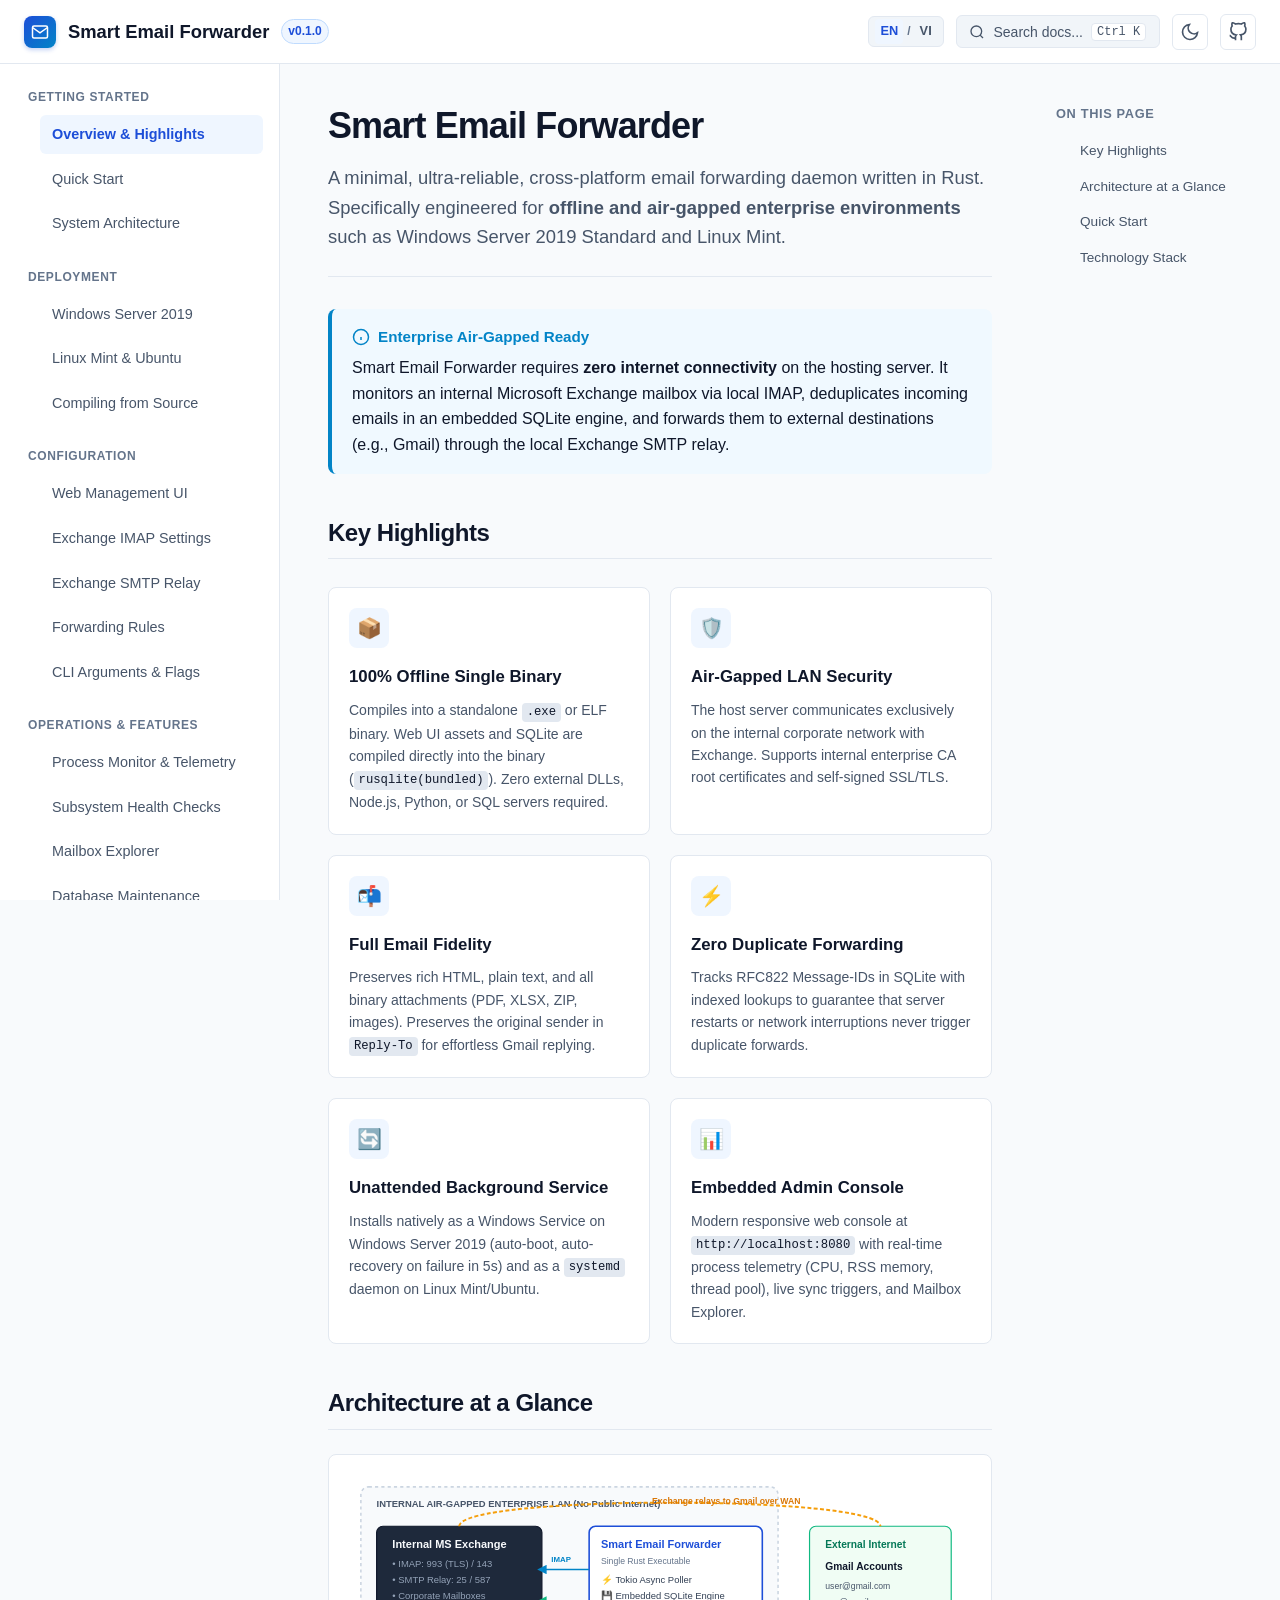
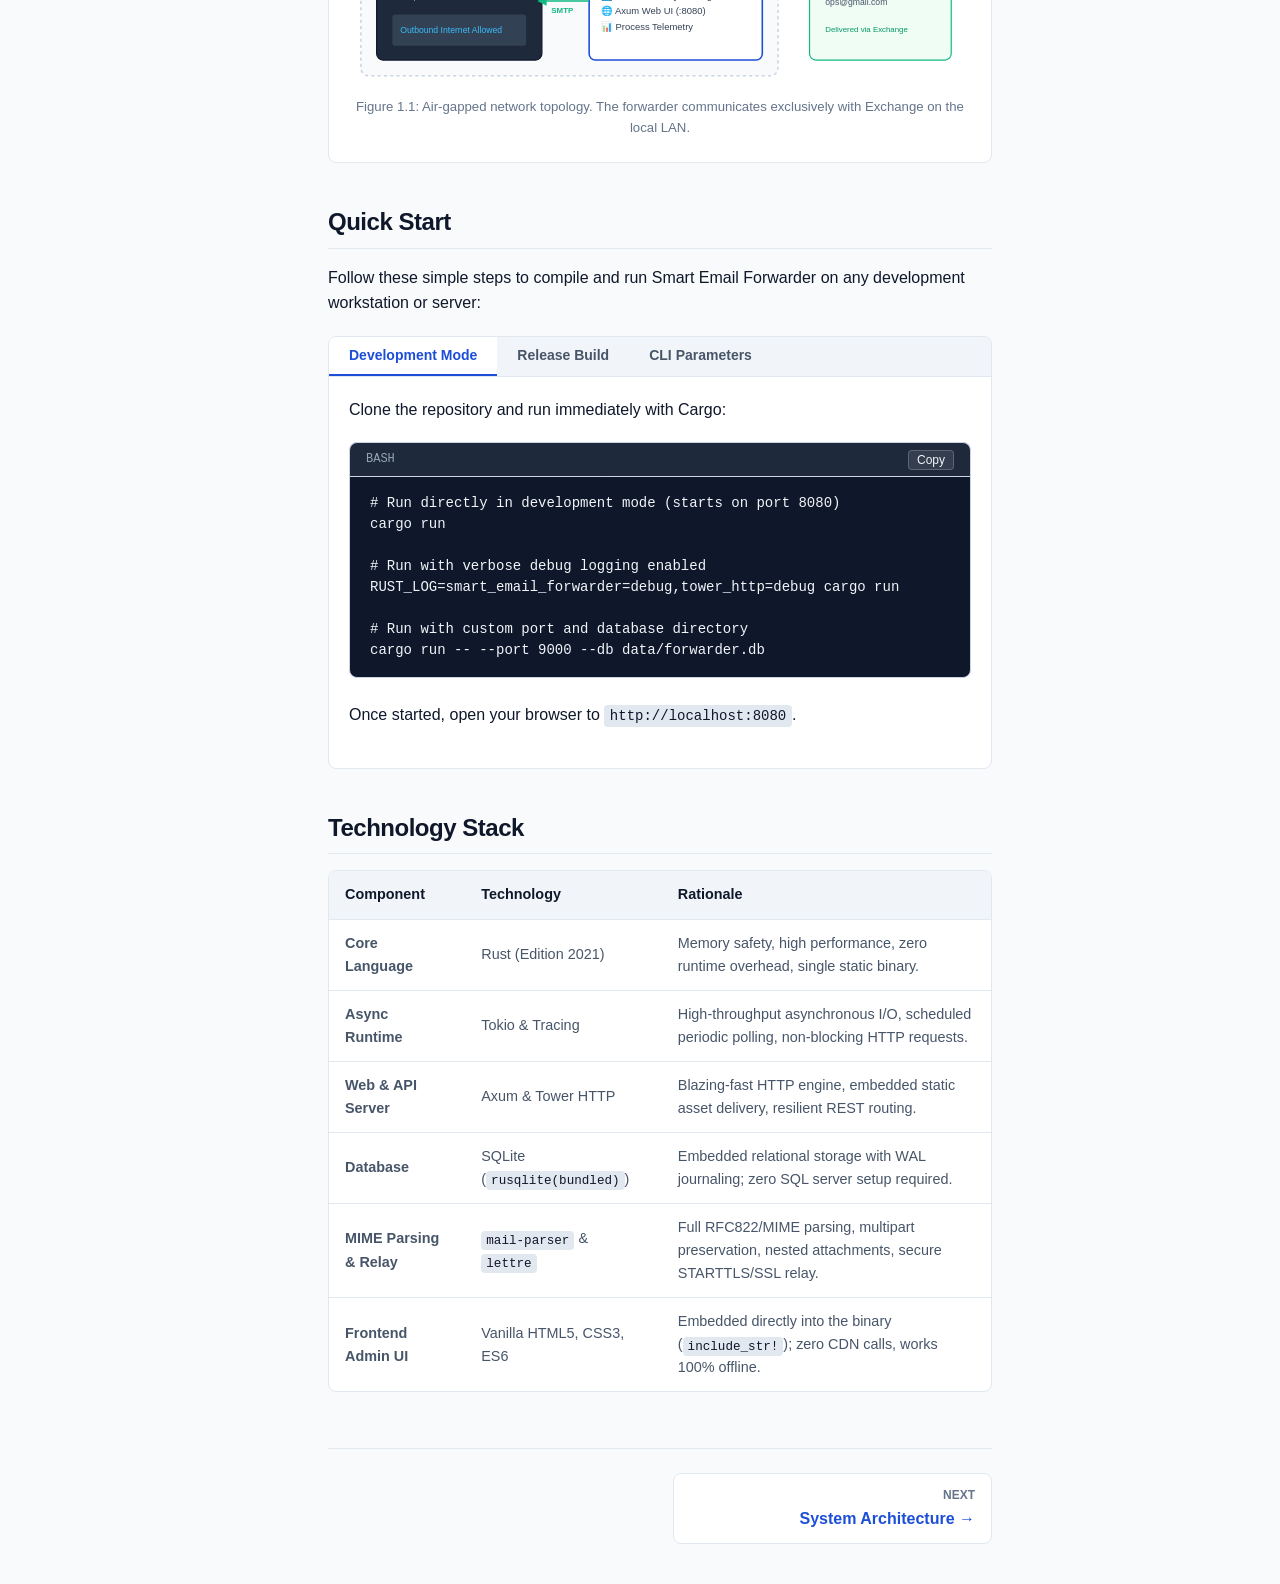
<file: docs/index.html>
<!DOCTYPE html>
<html lang="en">
<head>
  <meta charset="UTF-8">
  <meta name="viewport" content="width=device-width, initial-scale=1.0">
  <title>Smart Email Forwarder - Enterprise Email Bridge & Relay Documentation</title>
  <meta name="description" content="Official documentation for Smart Email Forwarder: A minimal, reliable, cross-platform email forwarder written in Rust for offline and air-gapped enterprise environments.">
  <link rel="stylesheet" href="./assets/css/docs.css">
  <link rel="icon" href="data:image/svg+xml,<svg xmlns=%22http://www.w3.org/2000/svg%22 viewBox=%220 0 100 100%22><text y=%22.9em%22 font-size=%2290%22>⚡</text></svg>">
</head>
<body>

  <!-- Header -->
  <header class="docs-header">
    <div style="display: flex; align-items: center; gap: 1rem;">
      <button class="mobile-nav-toggle" id="mobile-nav-toggle" aria-label="Toggle navigation">
        <svg width="20" height="20" viewBox="0 0 24 24" fill="none" stroke="currentColor" stroke-width="2"><line x1="3" y1="12" x2="21" y2="12"/><line x1="3" y1="6" x2="21" y2="6"/><line x1="3" y1="18" x2="21" y2="18"/></svg>
      </button>
      <a href="index.html" class="brand">
        <div class="brand-icon">
          <svg width="18" height="18" viewBox="0 0 24 24" fill="none" stroke="currentColor" stroke-width="2"><path d="M4 4h16c1.1 0 2 .9 2 2v12c0 1.1-.9 2-2 2H4c-1.1 0-2-.9-2-2V6c0-1.1.9-2 2-2z"/><polyline points="22,6 12,13 2,6"/></svg>
        </div>
        <span>Smart Email Forwarder</span>
        <span class="brand-badge">v0.1.0</span>
      </a>
    </div>

    <div class="header-actions">
      <div class="lang-switch">
        <span class="lang-btn active">EN</span>
        <span class="lang-divider">/</span>
        <a href="./vi/index.html" class="lang-btn" title="Chuyển sang Tiếng Việt">VI</a>
      </div>
      <button class="search-trigger" id="search-trigger">
        <svg width="16" height="16" viewBox="0 0 24 24" fill="none" stroke="currentColor" stroke-width="2"><circle cx="11" cy="11" r="8"/><line x1="21" y1="21" x2="16.65" y2="16.65"/></svg>
        <span>Search docs...</span>
        <kbd class="search-shortcut">Ctrl K</kbd>
      </button>
      <button class="theme-toggle" id="theme-toggle" aria-label="Toggle theme">
        <svg width="20" height="20" viewBox="0 0 24 24" fill="none" stroke="currentColor" stroke-width="2"><path d="M21 12.79A9 9 0 1 1 11.21 3 7 7 0 0 0 21 12.79z"/></svg>
      </button>
      <a href="https://github.com/anhhtca/smart-email-fowarder" target="_blank" rel="noopener noreferrer" class="theme-toggle" aria-label="GitHub Repository">
        <svg width="20" height="20" viewBox="0 0 24 24" fill="none" stroke="currentColor" stroke-width="2"><path d="M9 19c-5 1.5-5-2.5-7-3m14 6v-3.87a3.37 3.37 0 0 0-.94-2.61c3.14-.35 6.44-1.54 6.44-7A5.44 5.44 0 0 0 20 4.77 5.07 5.07 0 0 0 19.91 1S18.73.65 16 2.48a13.38 13.38 0 0 0-7 0C6.27.65 5.09 1 5.09 1A5.07 5.07 0 0 0 5 4.77a5.44 5.44 0 0 0-1.5 3.78c0 5.42 3.3 6.61 6.44 7A3.37 3.37 0 0 0 9 18.13V22"/></svg>
      </a>
    </div>
  </header>

  <!-- Layout -->
  <div class="docs-layout">
    <!-- Sidebar -->
    <aside class="docs-sidebar">
      <div class="sidebar-section">
        <div class="sidebar-title">Getting Started</div>
        <ul class="sidebar-nav">
          <li><a href="index.html" class="sidebar-link active">Overview & Highlights</a></li>
          <li><a href="index.html#quickstart" class="sidebar-link">Quick Start</a></li>
          <li><a href="architecture.html" class="sidebar-link">System Architecture</a></li>
        </ul>
      </div>

      <div class="sidebar-section">
        <div class="sidebar-title">Deployment</div>
        <ul class="sidebar-nav">
          <li><a href="installation.html#windows" class="sidebar-link">Windows Server 2019</a></li>
          <li><a href="installation.html#linux" class="sidebar-link">Linux Mint & Ubuntu</a></li>
          <li><a href="installation.html#build" class="sidebar-link">Compiling from Source</a></li>
        </ul>
      </div>

      <div class="sidebar-section">
        <div class="sidebar-title">Configuration</div>
        <ul class="sidebar-nav">
          <li><a href="configuration.html#webui" class="sidebar-link">Web Management UI</a></li>
          <li><a href="configuration.html#imap" class="sidebar-link">Exchange IMAP Settings</a></li>
          <li><a href="configuration.html#smtp" class="sidebar-link">Exchange SMTP Relay</a></li>
          <li><a href="configuration.html#forwarding" class="sidebar-link">Forwarding Rules</a></li>
          <li><a href="configuration.html#cli" class="sidebar-link">CLI Arguments & Flags</a></li>
        </ul>
      </div>

      <div class="sidebar-section">
        <div class="sidebar-title">Operations & Features</div>
        <ul class="sidebar-nav">
          <li><a href="operations.html#telemetry" class="sidebar-link">Process Monitor & Telemetry</a></li>
          <li><a href="operations.html#health" class="sidebar-link">Subsystem Health Checks</a></li>
          <li><a href="mailbox-explorer.html" class="sidebar-link">Mailbox Explorer</a></li>
          <li><a href="operations.html#database" class="sidebar-link">Database Maintenance</a></li>
          <li><a href="operations.html#troubleshooting" class="sidebar-link">Troubleshooting Guide</a></li>
        </ul>
      </div>

      <div class="sidebar-section">
        <div class="sidebar-title">Developers</div>
        <ul class="sidebar-nav">
          <li><a href="api.html" class="sidebar-link">REST API Reference</a></li>
        </ul>
      </div>
    </aside>

    <!-- Main Content -->
    <main class="docs-content">
      <h1>Smart Email Forwarder</h1>
      <p class="docs-lead">
        A minimal, ultra-reliable, cross-platform email forwarding daemon written in Rust. Specifically engineered for <strong>offline and air-gapped enterprise environments</strong> such as Windows Server 2019 Standard and Linux Mint.
      </p>

      <div class="callout callout-info">
        <div class="callout-title">
          <svg width="18" height="18" viewBox="0 0 24 24" fill="none" stroke="currentColor" stroke-width="2"><circle cx="12" cy="12" r="10"/><line x1="12" y1="16" x2="12" y2="12"/><line x1="12" y1="8" x2="12.01" y2="8"/></svg>
          Enterprise Air-Gapped Ready
        </div>
        <p>Smart Email Forwarder requires <strong>zero internet connectivity</strong> on the hosting server. It monitors an internal Microsoft Exchange mailbox via local IMAP, deduplicates incoming emails in an embedded SQLite engine, and forwards them to external destinations (e.g., Gmail) through the local Exchange SMTP relay.</p>
      </div>

      <h2 id="features">Key Highlights</h2>
      <div class="feature-grid">
        <div class="feature-card">
          <div class="feature-icon">📦</div>
          <h3>100% Offline Single Binary</h3>
          <p>Compiles into a standalone <code>.exe</code> or ELF binary. Web UI assets and SQLite are compiled directly into the binary (<code>rusqlite(bundled)</code>). Zero external DLLs, Node.js, Python, or SQL servers required.</p>
        </div>

        <div class="feature-card">
          <div class="feature-icon">🛡️</div>
          <h3>Air-Gapped LAN Security</h3>
          <p>The host server communicates exclusively on the internal corporate network with Exchange. Supports internal enterprise CA root certificates and self-signed SSL/TLS.</p>
        </div>

        <div class="feature-card">
          <div class="feature-icon">📬</div>
          <h3>Full Email Fidelity</h3>
          <p>Preserves rich HTML, plain text, and all binary attachments (PDF, XLSX, ZIP, images). Preserves the original sender in <code>Reply-To</code> for effortless Gmail replying.</p>
        </div>

        <div class="feature-card">
          <div class="feature-icon">⚡</div>
          <h3>Zero Duplicate Forwarding</h3>
          <p>Tracks RFC822 Message-IDs in SQLite with indexed lookups to guarantee that server restarts or network interruptions never trigger duplicate forwards.</p>
        </div>

        <div class="feature-card">
          <div class="feature-icon">🔄</div>
          <h3>Unattended Background Service</h3>
          <p>Installs natively as a Windows Service on Windows Server 2019 (auto-boot, auto-recovery on failure in 5s) and as a <code>systemd</code> daemon on Linux Mint/Ubuntu.</p>
        </div>

        <div class="feature-card">
          <div class="feature-icon">📊</div>
          <h3>Embedded Admin Console</h3>
          <p>Modern responsive web console at <code>http://localhost:8080</code> with real-time process telemetry (CPU, RSS memory, thread pool), live sync triggers, and Mailbox Explorer.</p>
        </div>
      </div>

      <h2 id="architecture-preview">Architecture at a Glance</h2>
      <div class="diagram-box">
        <svg viewBox="0 0 780 260" xmlns="http://www.w3.org/2000/svg" style="font-family: var(--font-sans);">
          <!-- Background LAN container -->
          <rect x="10" y="10" width="530" height="240" rx="10" fill="#f8fafc" stroke="#cbd5e1" stroke-width="2" stroke-dasharray="4,4"/>
          <text x="30" y="36" font-size="12" font-weight="700" fill="#475569">INTERNAL AIR-GAPPED ENTERPRISE LAN (No Public Internet)</text>

          <!-- Exchange Box -->
          <rect x="30" y="60" width="210" height="170" rx="8" fill="#1e293b" stroke="#0f172a" stroke-width="1.5"/>
          <text x="50" y="88" font-size="14" font-weight="700" fill="#f8fafc">Internal MS Exchange</text>
          <text x="50" y="112" font-size="12" fill="#94a3b8">• IMAP: 993 (TLS) / 143</text>
          <text x="50" y="132" font-size="12" fill="#94a3b8">• SMTP Relay: 25 / 587</text>
          <text x="50" y="152" font-size="12" fill="#94a3b8">• Corporate Mailboxes</text>
          <rect x="50" y="172" width="170" height="40" rx="4" fill="#334155"/>
          <text x="60" y="196" font-size="11" fill="#38bdf8">Outbound Internet Allowed</text>

          <!-- Server / App Box -->
          <rect x="300" y="60" width="220" height="170" rx="8" fill="#ffffff" stroke="#1d4ed8" stroke-width="2"/>
          <text x="315" y="88" font-size="14" font-weight="700" fill="#1d4ed8">Smart Email Forwarder</text>
          <text x="315" y="108" font-size="11" fill="#64748b">Single Rust Executable</text>
          <text x="315" y="132" font-size="12" fill="#334155">⚡ Tokio Async Poller</text>
          <text x="315" y="152" font-size="12" fill="#334155">💾 Embedded SQLite Engine</text>
          <text x="315" y="172" font-size="12" fill="#334155">🌐 Axum Web UI (:8080)</text>
          <text x="315" y="192" font-size="12" fill="#334155">📊 Process Telemetry</text>

          <!-- Arrows inside LAN -->
          <path d="M 300 115 L 240 115" stroke="#0284c7" stroke-width="2" marker-end="url(#arrow-blue)" fill="none"/>
          <text x="252" y="105" font-size="10" font-weight="600" fill="#0284c7">IMAP</text>

          <path d="M 300 155 L 240 155" stroke="#10b981" stroke-width="2" marker-end="url(#arrow-green)" fill="none"/>
          <text x="252" y="170" font-size="10" font-weight="600" fill="#10b981">SMTP</text>

          <!-- Internet WAN -->
          <rect x="580" y="60" width="180" height="170" rx="8" fill="#f0fdf4" stroke="#10b981" stroke-width="1.5"/>
          <text x="600" y="88" font-size="13" font-weight="700" fill="#047857">External Internet</text>
          <text x="600" y="115" font-size="13" font-weight="600" fill="#0f172a">Gmail Accounts</text>
          <text x="600" y="140" font-size="11" fill="#475569">user@gmail.com</text>
          <text x="600" y="160" font-size="11" fill="#475569">ops@gmail.com</text>
          <text x="600" y="195" font-size="10" fill="#059669">Delivered via Exchange</text>

          <!-- Arrow from Exchange to WAN -->
          <path d="M 135 60 C 135 20, 670 20, 670 60" stroke="#f59e0b" stroke-width="2.5" stroke-dasharray="5,3" fill="none"/>
          <text x="380" y="32" font-size="11" font-weight="600" fill="#d97706">Exchange relays to Gmail over WAN</text>

          <defs>
            <marker id="arrow-blue" viewBox="0 0 10 10" refX="5" refY="5" markerWidth="6" markerHeight="6" orient="auto-start-reverse">
              <path d="M 0 0 L 10 5 L 0 10 z" fill="#0284c7"/>
            </marker>
            <marker id="arrow-green" viewBox="0 0 10 10" refX="5" refY="5" markerWidth="6" markerHeight="6" orient="auto-start-reverse">
              <path d="M 0 0 L 10 5 L 0 10 z" fill="#10b981"/>
            </marker>
          </defs>
        </svg>
        <div class="diagram-caption">Figure 1.1: Air-gapped network topology. The forwarder communicates exclusively with Exchange on the local LAN.</div>
      </div>

      <h2 id="quickstart">Quick Start</h2>
      <p>Follow these simple steps to compile and run Smart Email Forwarder on any development workstation or server:</p>

      <div class="tabs-container">
        <div class="tabs-nav">
          <button class="tab-btn active" data-tab="quick-dev">Development Mode</button>
          <button class="tab-btn" data-tab="quick-release">Release Build</button>
          <button class="tab-btn" data-tab="quick-cli">CLI Parameters</button>
        </div>

        <div class="tab-pane active" data-tab="quick-dev">
          <p>Clone the repository and run immediately with Cargo:</p>
          <pre><code class="language-bash"># Run directly in development mode (starts on port 8080)
cargo run

# Run with verbose debug logging enabled
RUST_LOG=smart_email_forwarder=debug,tower_http=debug cargo run

# Run with custom port and database directory
cargo run -- --port 9000 --db data/forwarder.db</code></pre>
          <p>Once started, open your browser to <a href="http://localhost:8080" target="_blank"><code>http://localhost:8080</code></a>.</p>
        </div>

        <div class="tab-pane" data-tab="quick-release">
          <p>Compile a standalone, highly optimized release binary:</p>
          <pre><code class="language-bash"># Build optimized release binary
cargo build --release

# Run standalone executable
./target/release/smart-email-forwarder --port 8080 --host 0.0.0.0</code></pre>
          <p>The resulting binary is completely self-contained. You can copy it to your target server without installing Rust or any runtime dependencies.</p>
        </div>

        <div class="tab-pane" data-tab="quick-cli">
          <p>Smart Email Forwarder provides intuitive command-line options:</p>
          <div class="table-wrapper">
            <table>
              <thead>
                <tr>
                  <th>Flag</th>
                  <th>Default</th>
                  <th>Description</th>
                </tr>
              </thead>
              <tbody>
                <tr>
                  <td><code>-p, --port &lt;PORT&gt;</code></td>
                  <td><code>8080</code></td>
                  <td>Port number for the embedded web console and REST API.</td>
                </tr>
                <tr>
                  <td><code>--host &lt;HOST&gt;</code></td>
                  <td><code>0.0.0.0</code></td>
                  <td>IP address to bind the web server (use <code>0.0.0.0</code> for intranet access).</td>
                </tr>
                <tr>
                  <td><code>--db &lt;PATH&gt;</code></td>
                  <td><code>data/forwarder.db</code></td>
                  <td>Path to SQLite database file. Created automatically if not present.</td>
                </tr>
                <tr>
                  <td><code>--service</code></td>
                  <td><code>false</code></td>
                  <td>Invoked by Windows Service Control Manager when running as a Windows Service.</td>
                </tr>
              </tbody>
            </table>
          </div>
        </div>
      </div>

      <h2 id="tech-stack">Technology Stack</h2>
      <div class="table-wrapper">
        <table>
          <thead>
            <tr>
              <th>Component</th>
              <th>Technology</th>
              <th>Rationale</th>
            </tr>
          </thead>
          <tbody>
            <tr>
              <td><strong>Core Language</strong></td>
              <td>Rust (Edition 2021)</td>
              <td>Memory safety, high performance, zero runtime overhead, single static binary.</td>
            </tr>
            <tr>
              <td><strong>Async Runtime</strong></td>
              <td>Tokio &amp; Tracing</td>
              <td>High-throughput asynchronous I/O, scheduled periodic polling, non-blocking HTTP requests.</td>
            </tr>
            <tr>
              <td><strong>Web &amp; API Server</strong></td>
              <td>Axum &amp; Tower HTTP</td>
              <td>Blazing-fast HTTP engine, embedded static asset delivery, resilient REST routing.</td>
            </tr>
            <tr>
              <td><strong>Database</strong></td>
              <td>SQLite (<code>rusqlite(bundled)</code>)</td>
              <td>Embedded relational storage with WAL journaling; zero SQL server setup required.</td>
            </tr>
            <tr>
              <td><strong>MIME Parsing &amp; Relay</strong></td>
              <td><code>mail-parser</code> &amp; <code>lettre</code></td>
              <td>Full RFC822/MIME parsing, multipart preservation, nested attachments, secure STARTTLS/SSL relay.</td>
            </tr>
            <tr>
              <td><strong>Frontend Admin UI</strong></td>
              <td>Vanilla HTML5, CSS3, ES6</td>
              <td>Embedded directly into the binary (<code>include_str!</code>); zero CDN calls, works 100% offline.</td>
            </tr>
          </tbody>
        </table>
      </div>

      <div class="page-nav-footer">
        <div></div>
        <a href="architecture.html" class="page-nav-btn" style="text-align: right;">
          <span class="page-nav-label">Next</span>
          <span class="page-nav-title">System Architecture &rarr;</span>
        </a>
      </div>
    </main>

    <!-- Table of Contents -->
    <aside class="docs-toc">
      <div class="toc-title">On this page</div>
      <ul class="toc-nav">
        <li><a href="#features">Key Highlights</a></li>
        <li><a href="#architecture-preview">Architecture at a Glance</a></li>
        <li><a href="#quickstart">Quick Start</a></li>
        <li><a href="#tech-stack">Technology Stack</a></li>
      </ul>
    </aside>
  </div>

  <!-- Search Modal -->
  <div class="search-modal" id="search-modal">
    <div class="search-dialog">
      <div class="search-input-box">
        <svg width="20" height="20" viewBox="0 0 24 24" fill="none" stroke="currentColor" stroke-width="2"><circle cx="11" cy="11" r="8"/><line x1="21" y1="21" x2="16.65" y2="16.65"/></svg>
        <input type="text" id="search-input" placeholder="Type keywords to search..." autocomplete="off">
        <kbd class="search-shortcut">ESC</kbd>
      </div>
      <div class="search-results" id="search-results"></div>
    </div>
  </div>

  <script src="./assets/js/docs.js"></script>
</body>
</html>
</file>
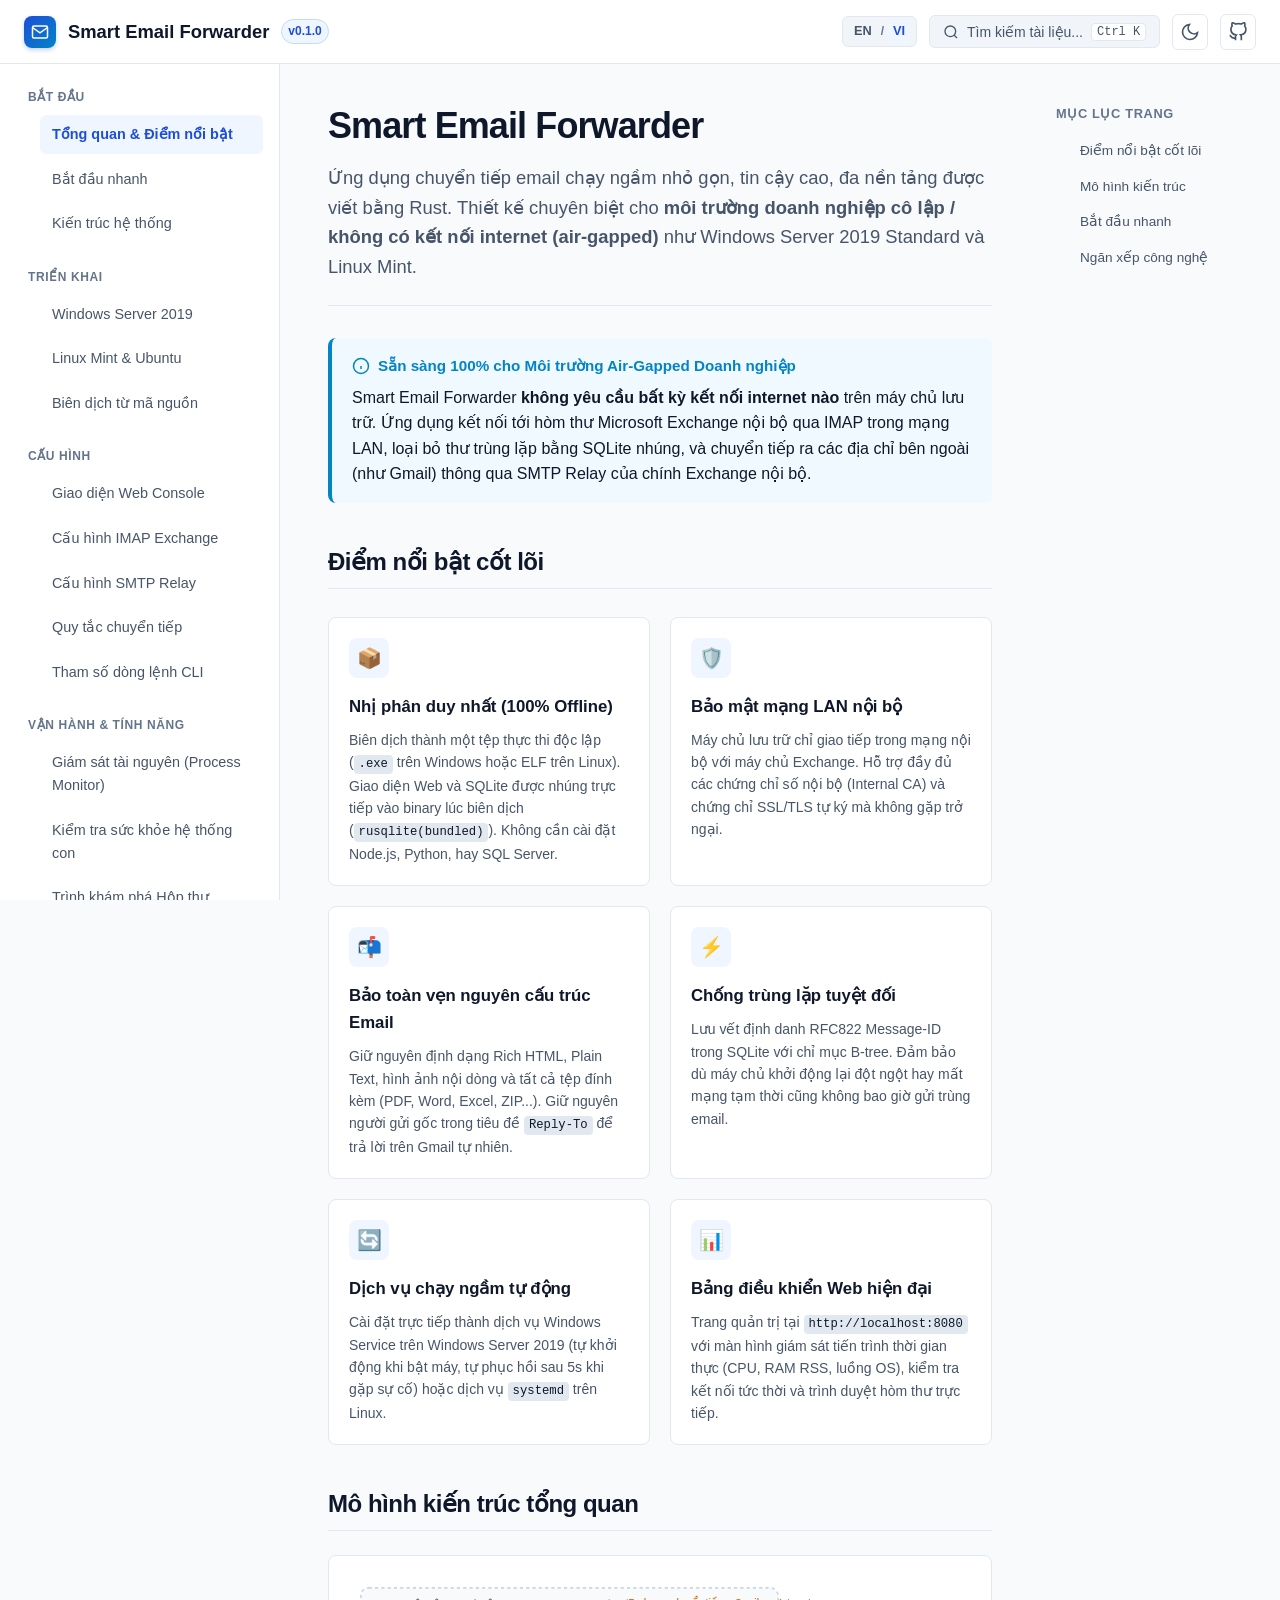
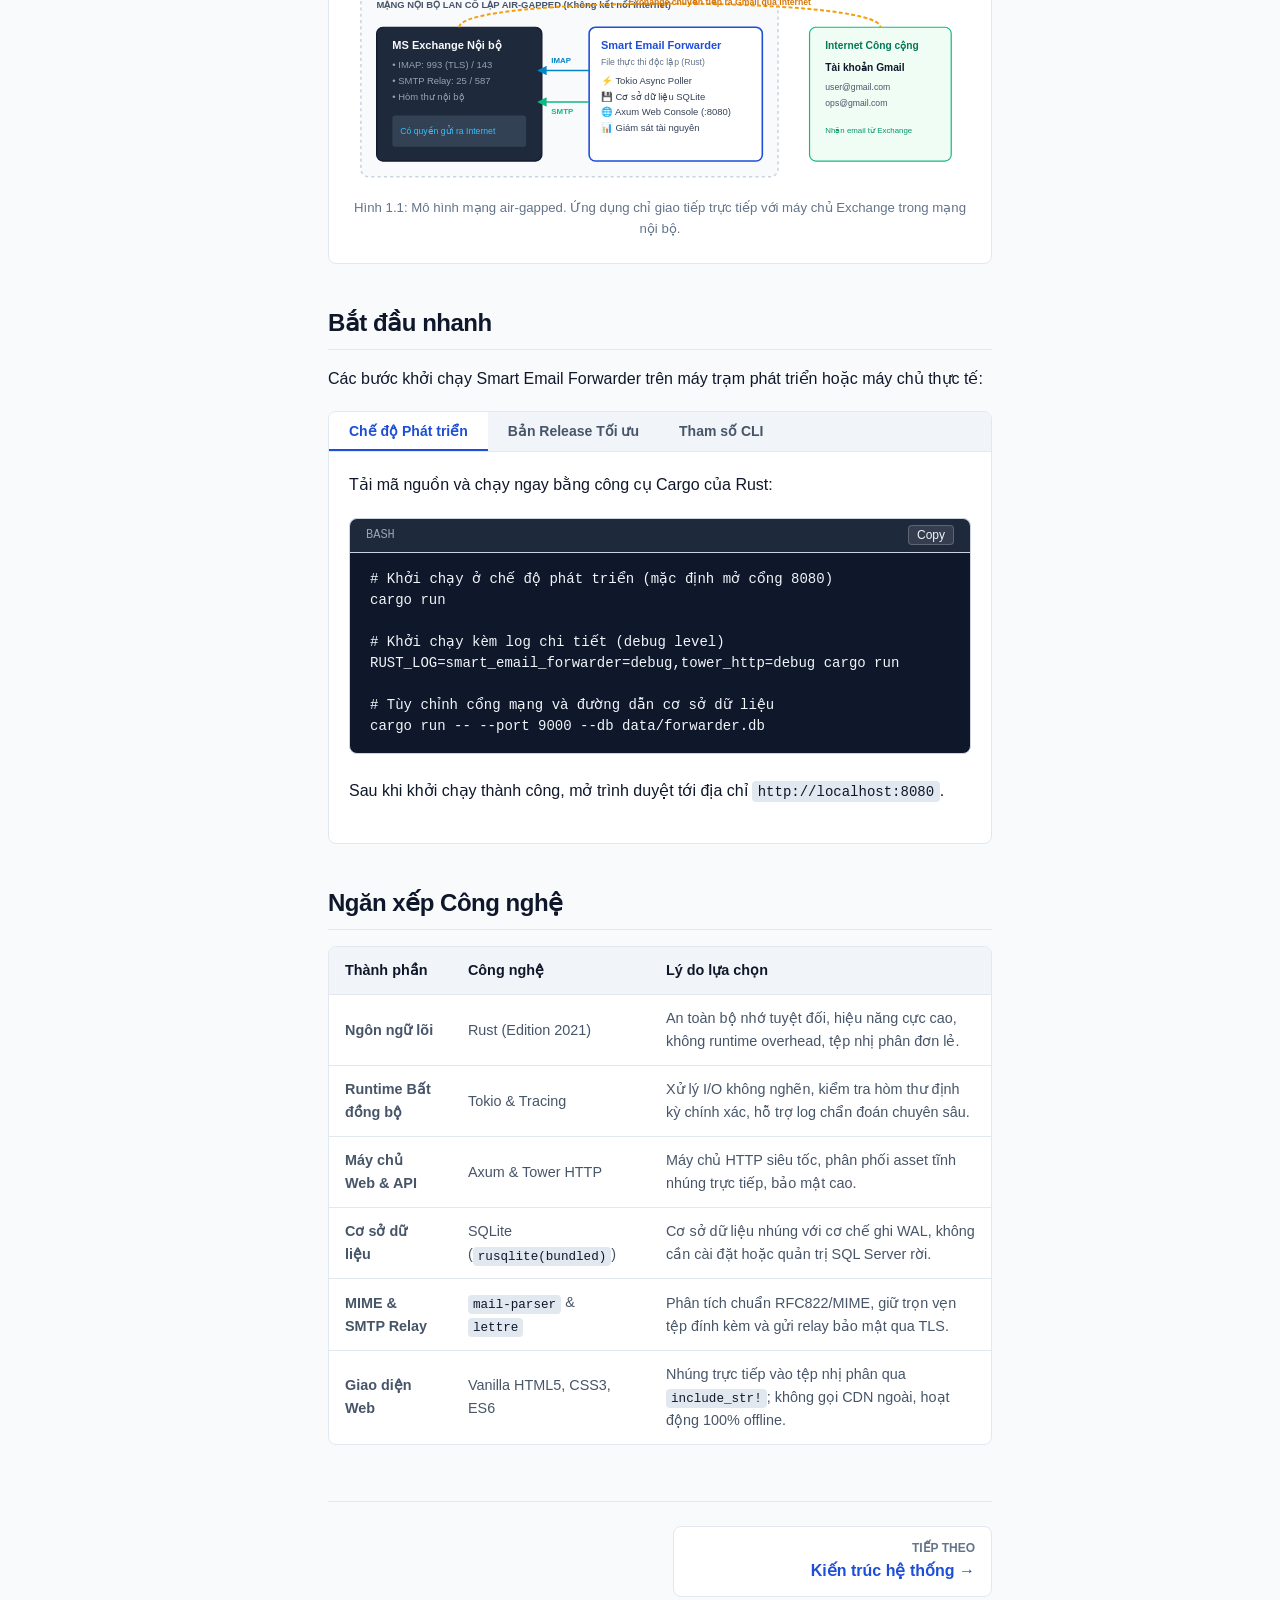
<file: docs/vi/index.html>
<!DOCTYPE html>
<html lang="vi">
<head>
  <meta charset="UTF-8">
  <meta name="viewport" content="width=device-width, initial-scale=1.0">
  <title>Smart Email Forwarder - Tài liệu Hướng dẫn Cầu nối & Chuyển tiếp Email Doanh nghiệp</title>
  <meta name="description" content="Tài liệu chính thức cho Smart Email Forwarder: Ứng dụng chuyển tiếp email nhẹ, tin cậy, đa nền tảng viết bằng Rust cho môi trường air-gapped không có internet.">
  <link rel="stylesheet" href="../assets/css/docs.css">
  <link rel="icon" href="data:image/svg+xml,<svg xmlns=%22http://www.w3.org/2000/svg%22 viewBox=%220 0 100 100%22><text y=%22.9em%22 font-size=%2290%22>⚡</text></svg>">
</head>
<body>

  <!-- Header -->
  <header class="docs-header">
    <div style="display: flex; align-items: center; gap: 1rem;">
      <button class="mobile-nav-toggle" id="mobile-nav-toggle" aria-label="Mở menu">
        <svg width="20" height="20" viewBox="0 0 24 24" fill="none" stroke="currentColor" stroke-width="2"><line x1="3" y1="12" x2="21" y2="12"/><line x1="3" y1="6" x2="21" y2="6"/><line x1="3" y1="18" x2="21" y2="18"/></svg>
      </button>
      <a href="index.html" class="brand">
        <div class="brand-icon">
          <svg width="18" height="18" viewBox="0 0 24 24" fill="none" stroke="currentColor" stroke-width="2"><path d="M4 4h16c1.1 0 2 .9 2 2v12c0 1.1-.9 2-2 2H4c-1.1 0-2-.9-2-2V6c0-1.1.9-2 2-2z"/><polyline points="22,6 12,13 2,6"/></svg>
        </div>
        <span>Smart Email Forwarder</span>
        <span class="brand-badge">v0.1.0</span>
      </a>
    </div>

    <div class="header-actions">
      <div class="lang-switch">
        <a href="../index.html" class="lang-btn" title="Switch to English">EN</a>
        <span class="lang-divider">/</span>
        <span class="lang-btn active">VI</span>
      </div>
      <button class="search-trigger" id="search-trigger">
        <svg width="16" height="16" viewBox="0 0 24 24" fill="none" stroke="currentColor" stroke-width="2"><circle cx="11" cy="11" r="8"/><line x1="21" y1="21" x2="16.65" y2="16.65"/></svg>
        <span>Tìm kiếm tài liệu...</span>
        <kbd class="search-shortcut">Ctrl K</kbd>
      </button>
      <button class="theme-toggle" id="theme-toggle" aria-label="Đổi giao diện">
        <svg width="20" height="20" viewBox="0 0 24 24" fill="none" stroke="currentColor" stroke-width="2"><path d="M21 12.79A9 9 0 1 1 11.21 3 7 7 0 0 0 21 12.79z"/></svg>
      </button>
      <a href="https://github.com/anhhtca/smart-email-fowarder" target="_blank" rel="noopener noreferrer" class="theme-toggle" aria-label="Mã nguồn GitHub">
        <svg width="20" height="20" viewBox="0 0 24 24" fill="none" stroke="currentColor" stroke-width="2"><path d="M9 19c-5 1.5-5-2.5-7-3m14 6v-3.87a3.37 3.37 0 0 0-.94-2.61c3.14-.35 6.44-1.54 6.44-7A5.44 5.44 0 0 0 20 4.77 5.07 5.07 0 0 0 19.91 1S18.73.65 16 2.48a13.38 13.38 0 0 0-7 0C6.27.65 5.09 1 5.09 1A5.07 5.07 0 0 0 5 4.77a5.44 5.44 0 0 0-1.5 3.78c0 5.42 3.3 6.61 6.44 7A3.37 3.37 0 0 0 9 18.13V22"/></svg>
      </a>
    </div>
  </header>

  <!-- Layout -->
  <div class="docs-layout">
    <!-- Sidebar -->
    <aside class="docs-sidebar">
      <div class="sidebar-section">
        <div class="sidebar-title">Bắt đầu</div>
        <ul class="sidebar-nav">
          <li><a href="index.html" class="sidebar-link active">Tổng quan & Điểm nổi bật</a></li>
          <li><a href="index.html#quickstart" class="sidebar-link">Bắt đầu nhanh</a></li>
          <li><a href="architecture.html" class="sidebar-link">Kiến trúc hệ thống</a></li>
        </ul>
      </div>

      <div class="sidebar-section">
        <div class="sidebar-title">Triển khai</div>
        <ul class="sidebar-nav">
          <li><a href="installation.html#windows" class="sidebar-link">Windows Server 2019</a></li>
          <li><a href="installation.html#linux" class="sidebar-link">Linux Mint & Ubuntu</a></li>
          <li><a href="installation.html#build" class="sidebar-link">Biên dịch từ mã nguồn</a></li>
        </ul>
      </div>

      <div class="sidebar-section">
        <div class="sidebar-title">Cấu hình</div>
        <ul class="sidebar-nav">
          <li><a href="configuration.html#webui" class="sidebar-link">Giao diện Web Console</a></li>
          <li><a href="configuration.html#imap" class="sidebar-link">Cấu hình IMAP Exchange</a></li>
          <li><a href="configuration.html#smtp" class="sidebar-link">Cấu hình SMTP Relay</a></li>
          <li><a href="configuration.html#forwarding" class="sidebar-link">Quy tắc chuyển tiếp</a></li>
          <li><a href="configuration.html#cli" class="sidebar-link">Tham số dòng lệnh CLI</a></li>
        </ul>
      </div>

      <div class="sidebar-section">
        <div class="sidebar-title">Vận hành & Tính năng</div>
        <ul class="sidebar-nav">
          <li><a href="operations.html#telemetry" class="sidebar-link">Giám sát tài nguyên (Process Monitor)</a></li>
          <li><a href="operations.html#health" class="sidebar-link">Kiểm tra sức khỏe hệ thống con</a></li>
          <li><a href="mailbox-explorer.html" class="sidebar-link">Trình khám phá Hộp thư</a></li>
          <li><a href="operations.html#database" class="sidebar-link">Bảo trì cơ sở dữ liệu</a></li>
          <li><a href="operations.html#troubleshooting" class="sidebar-link">Hướng dẫn xử lý sự cố</a></li>
        </ul>
      </div>

      <div class="sidebar-section">
        <div class="sidebar-title">Lập trình viên</div>
        <ul class="sidebar-nav">
          <li><a href="api.html" class="sidebar-link">Tài liệu REST API</a></li>
        </ul>
      </div>
    </aside>

    <!-- Main Content -->
    <main class="docs-content">
      <h1>Smart Email Forwarder</h1>
      <p class="docs-lead">
        Ứng dụng chuyển tiếp email chạy ngầm nhỏ gọn, tin cậy cao, đa nền tảng được viết bằng Rust. Thiết kế chuyên biệt cho <strong>môi trường doanh nghiệp cô lập / không có kết nối internet (air-gapped)</strong> như Windows Server 2019 Standard và Linux Mint.
      </p>

      <div class="callout callout-info">
        <div class="callout-title">
          <svg width="18" height="18" viewBox="0 0 24 24" fill="none" stroke="currentColor" stroke-width="2"><circle cx="12" cy="12" r="10"/><line x1="12" y1="16" x2="12" y2="12"/><line x1="12" y1="8" x2="12.01" y2="8"/></svg>
          Sẵn sàng 100% cho Môi trường Air-Gapped Doanh nghiệp
        </div>
        <p>Smart Email Forwarder <strong>không yêu cầu bất kỳ kết nối internet nào</strong> trên máy chủ lưu trữ. Ứng dụng kết nối tới hòm thư Microsoft Exchange nội bộ qua IMAP trong mạng LAN, loại bỏ thư trùng lặp bằng SQLite nhúng, và chuyển tiếp ra các địa chỉ bên ngoài (như Gmail) thông qua SMTP Relay của chính Exchange nội bộ.</p>
      </div>

      <h2 id="features">Điểm nổi bật cốt lõi</h2>
      <div class="feature-grid">
        <div class="feature-card">
          <div class="feature-icon">📦</div>
          <h3>Nhị phân duy nhất (100% Offline)</h3>
          <p>Biên dịch thành một tệp thực thi độc lập (<code>.exe</code> trên Windows hoặc ELF trên Linux). Giao diện Web và SQLite được nhúng trực tiếp vào binary lúc biên dịch (<code>rusqlite(bundled)</code>). Không cần cài đặt Node.js, Python, hay SQL Server.</p>
        </div>

        <div class="feature-card">
          <div class="feature-icon">🛡️</div>
          <h3>Bảo mật mạng LAN nội bộ</h3>
          <p>Máy chủ lưu trữ chỉ giao tiếp trong mạng nội bộ với máy chủ Exchange. Hỗ trợ đầy đủ các chứng chỉ số nội bộ (Internal CA) và chứng chỉ SSL/TLS tự ký mà không gặp trở ngại.</p>
        </div>

        <div class="feature-card">
          <div class="feature-icon">📬</div>
          <h3>Bảo toàn vẹn nguyên cấu trúc Email</h3>
          <p>Giữ nguyên định dạng Rich HTML, Plain Text, hình ảnh nội dòng và tất cả tệp đính kèm (PDF, Word, Excel, ZIP...). Giữ nguyên người gửi gốc trong tiêu đề <code>Reply-To</code> để trả lời trên Gmail tự nhiên.</p>
        </div>

        <div class="feature-card">
          <div class="feature-icon">⚡</div>
          <h3>Chống trùng lặp tuyệt đối</h3>
          <p>Lưu vết định danh RFC822 Message-ID trong SQLite với chỉ mục B-tree. Đảm bảo dù máy chủ khởi động lại đột ngột hay mất mạng tạm thời cũng không bao giờ gửi trùng email.</p>
        </div>

        <div class="feature-card">
          <div class="feature-icon">🔄</div>
          <h3>Dịch vụ chạy ngầm tự động</h3>
          <p>Cài đặt trực tiếp thành dịch vụ Windows Service trên Windows Server 2019 (tự khởi động khi bật máy, tự phục hồi sau 5s khi gặp sự cố) hoặc dịch vụ <code>systemd</code> trên Linux.</p>
        </div>

        <div class="feature-card">
          <div class="feature-icon">📊</div>
          <h3>Bảng điều khiển Web hiện đại</h3>
          <p>Trang quản trị tại <code>http://localhost:8080</code> với màn hình giám sát tiến trình thời gian thực (CPU, RAM RSS, luồng OS), kiểm tra kết nối tức thời và trình duyệt hòm thư trực tiếp.</p>
        </div>
      </div>

      <h2 id="architecture-preview">Mô hình kiến trúc tổng quan</h2>
      <div class="diagram-box">
        <svg viewBox="0 0 780 260" xmlns="http://www.w3.org/2000/svg" style="font-family: var(--font-sans);">
          <!-- LAN box -->
          <rect x="10" y="10" width="530" height="240" rx="10" fill="#f8fafc" stroke="#cbd5e1" stroke-width="2" stroke-dasharray="4,4"/>
          <text x="30" y="36" font-size="12" font-weight="700" fill="#475569">MẠNG NỘI BỘ LAN CÔ LẬP AIR-GAPPED (Không kết nối Internet)</text>

          <!-- Exchange Box -->
          <rect x="30" y="60" width="210" height="170" rx="8" fill="#1e293b" stroke="#0f172a" stroke-width="1.5"/>
          <text x="50" y="88" font-size="14" font-weight="700" fill="#f8fafc">MS Exchange Nội bộ</text>
          <text x="50" y="112" font-size="12" fill="#94a3b8">• IMAP: 993 (TLS) / 143</text>
          <text x="50" y="132" font-size="12" fill="#94a3b8">• SMTP Relay: 25 / 587</text>
          <text x="50" y="152" font-size="12" fill="#94a3b8">• Hòm thư nội bộ</text>
          <rect x="50" y="172" width="170" height="40" rx="4" fill="#334155"/>
          <text x="60" y="196" font-size="11" fill="#38bdf8">Có quyền gửi ra Internet</text>

          <!-- Server / App Box -->
          <rect x="300" y="60" width="220" height="170" rx="8" fill="#ffffff" stroke="#1d4ed8" stroke-width="2"/>
          <text x="315" y="88" font-size="14" font-weight="700" fill="#1d4ed8">Smart Email Forwarder</text>
          <text x="315" y="108" font-size="11" fill="#64748b">File thực thi độc lập (Rust)</text>
          <text x="315" y="132" font-size="12" fill="#334155">⚡ Tokio Async Poller</text>
          <text x="315" y="152" font-size="12" fill="#334155">💾 Cơ sở dữ liệu SQLite</text>
          <text x="315" y="172" font-size="12" fill="#334155">🌐 Axum Web Console (:8080)</text>
          <text x="315" y="192" font-size="12" fill="#334155">📊 Giám sát tài nguyên</text>

          <!-- Arrows inside LAN -->
          <path d="M 300 115 L 240 115" stroke="#0284c7" stroke-width="2" marker-end="url(#arrow-blue-vi)" fill="none"/>
          <text x="252" y="105" font-size="10" font-weight="600" fill="#0284c7">IMAP</text>

          <path d="M 300 155 L 240 155" stroke="#10b981" stroke-width="2" marker-end="url(#arrow-green-vi)" fill="none"/>
          <text x="252" y="170" font-size="10" font-weight="600" fill="#10b981">SMTP</text>

          <!-- Internet WAN -->
          <rect x="580" y="60" width="180" height="170" rx="8" fill="#f0fdf4" stroke="#10b981" stroke-width="1.5"/>
          <text x="600" y="88" font-size="13" font-weight="700" fill="#047857">Internet Công cộng</text>
          <text x="600" y="115" font-size="13" font-weight="600" fill="#0f172a">Tài khoản Gmail</text>
          <text x="600" y="140" font-size="11" fill="#475569">user@gmail.com</text>
          <text x="600" y="160" font-size="11" fill="#475569">ops@gmail.com</text>
          <text x="600" y="195" font-size="10" fill="#059669">Nhận email từ Exchange</text>

          <!-- Arrow from Exchange to WAN -->
          <path d="M 135 60 C 135 20, 670 20, 670 60" stroke="#f59e0b" stroke-width="2.5" stroke-dasharray="5,3" fill="none"/>
          <text x="350" y="32" font-size="11" font-weight="600" fill="#d97706">Exchange chuyển tiếp ra Gmail qua Internet</text>

          <defs>
            <marker id="arrow-blue-vi" viewBox="0 0 10 10" refX="5" refY="5" markerWidth="6" markerHeight="6" orient="auto-start-reverse">
              <path d="M 0 0 L 10 5 L 0 10 z" fill="#0284c7"/>
            </marker>
            <marker id="arrow-green-vi" viewBox="0 0 10 10" refX="5" refY="5" markerWidth="6" markerHeight="6" orient="auto-start-reverse">
              <path d="M 0 0 L 10 5 L 0 10 z" fill="#10b981"/>
            </marker>
          </defs>
        </svg>
        <div class="diagram-caption">Hình 1.1: Mô hình mạng air-gapped. Ứng dụng chỉ giao tiếp trực tiếp với máy chủ Exchange trong mạng nội bộ.</div>
      </div>

      <h2 id="quickstart">Bắt đầu nhanh</h2>
      <p>Các bước khởi chạy Smart Email Forwarder trên máy trạm phát triển hoặc máy chủ thực tế:</p>

      <div class="tabs-container">
        <div class="tabs-nav">
          <button class="tab-btn active" data-tab="quick-dev">Chế độ Phát triển</button>
          <button class="tab-btn" data-tab="quick-release">Bản Release Tối ưu</button>
          <button class="tab-btn" data-tab="quick-cli">Tham số CLI</button>
        </div>

        <div class="tab-pane active" data-tab="quick-dev">
          <p>Tải mã nguồn và chạy ngay bằng công cụ Cargo của Rust:</p>
          <pre><code class="language-bash"># Khởi chạy ở chế độ phát triển (mặc định mở cổng 8080)
cargo run

# Khởi chạy kèm log chi tiết (debug level)
RUST_LOG=smart_email_forwarder=debug,tower_http=debug cargo run

# Tùy chỉnh cổng mạng và đường dẫn cơ sở dữ liệu
cargo run -- --port 9000 --db data/forwarder.db</code></pre>
          <p>Sau khi khởi chạy thành công, mở trình duyệt tới địa chỉ <a href="http://localhost:8080" target="_blank"><code>http://localhost:8080</code></a>.</p>
        </div>

        <div class="tab-pane" data-tab="quick-release">
          <p>Biên dịch tệp nhị phân release siêu tối ưu, sẵn sàng đóng gói triển khai:</p>
          <pre><code class="language-bash"># Biên dịch bản release
cargo build --release

# Chạy tệp thực thi độc lập
./target/release/smart-email-forwarder --port 8080 --host 0.0.0.0</code></pre>
          <p>Tệp nhị phân sinh ra hoàn toàn độc lập, bạn chỉ cần copy duy nhất tệp này sang máy chủ đích mà không cần cài đặt Rust hay bất kỳ thư viện ngoài nào.</p>
        </div>

        <div class="tab-pane" data-tab="quick-cli">
          <p>Các tham số dòng lệnh thông dụng:</p>
          <div class="table-wrapper">
            <table>
              <thead>
                <tr>
                  <th>Tùy chọn</th>
                  <th>Mặc định</th>
                  <th>Ý nghĩa</th>
                </tr>
              </thead>
              <tbody>
                <tr>
                  <td><code>-p, --port &lt;PORT&gt;</code></td>
                  <td><code>8080</code></td>
                  <td>Cổng mạng mở cho giao diện quản trị Web và REST API.</td>
                </tr>
                <tr>
                  <td><code>--host &lt;HOST&gt;</code></td>
                  <td><code>0.0.0.0</code></td>
                  <td>Địa chỉ IP lắng nghe (dùng <code>0.0.0.0</code> để cho phép máy khác trong mạng truy cập).</td>
                </tr>
                <tr>
                  <td><code>--db &lt;PATH&gt;</code></td>
                  <td><code>data/forwarder.db</code></td>
                  <td>Đường dẫn tới tệp cơ sở dữ liệu SQLite. Tự động khởi tạo nếu chưa có.</td>
                </tr>
                <tr>
                  <td><code>--service</code></td>
                  <td><code>false</code></td>
                  <td>Được gọi tự động bởi Service Control Manager khi chạy dưới dạng Windows Service.</td>
                </tr>
              </tbody>
            </table>
          </div>
        </div>
      </div>

      <h2 id="tech-stack">Ngăn xếp Công nghệ</h2>
      <div class="table-wrapper">
        <table>
          <thead>
            <tr>
              <th>Thành phần</th>
              <th>Công nghệ</th>
              <th>Lý do lựa chọn</th>
            </tr>
          </thead>
          <tbody>
            <tr>
              <td><strong>Ngôn ngữ lõi</strong></td>
              <td>Rust (Edition 2021)</td>
              <td>An toàn bộ nhớ tuyệt đối, hiệu năng cực cao, không runtime overhead, tệp nhị phân đơn lẻ.</td>
            </tr>
            <tr>
              <td><strong>Runtime Bất đồng bộ</strong></td>
              <td>Tokio &amp; Tracing</td>
              <td>Xử lý I/O không nghẽn, kiểm tra hòm thư định kỳ chính xác, hỗ trợ log chẩn đoán chuyên sâu.</td>
            </tr>
            <tr>
              <td><strong>Máy chủ Web &amp; API</strong></td>
              <td>Axum &amp; Tower HTTP</td>
              <td>Máy chủ HTTP siêu tốc, phân phối asset tĩnh nhúng trực tiếp, bảo mật cao.</td>
            </tr>
            <tr>
              <td><strong>Cơ sở dữ liệu</strong></td>
              <td>SQLite (<code>rusqlite(bundled)</code>)</td>
              <td>Cơ sở dữ liệu nhúng với cơ chế ghi WAL, không cần cài đặt hoặc quản trị SQL Server rời.</td>
            </tr>
            <tr>
              <td><strong>MIME &amp; SMTP Relay</strong></td>
              <td><code>mail-parser</code> &amp; <code>lettre</code></td>
              <td>Phân tích chuẩn RFC822/MIME, giữ trọn vẹn tệp đính kèm và gửi relay bảo mật qua TLS.</td>
            </tr>
            <tr>
              <td><strong>Giao diện Web</strong></td>
              <td>Vanilla HTML5, CSS3, ES6</td>
              <td>Nhúng trực tiếp vào tệp nhị phân qua <code>include_str!</code>; không gọi CDN ngoài, hoạt động 100% offline.</td>
            </tr>
          </tbody>
        </table>
      </div>

      <div class="page-nav-footer">
        <div></div>
        <a href="architecture.html" class="page-nav-btn" style="text-align: right;">
          <span class="page-nav-label">Tiếp theo</span>
          <span class="page-nav-title">Kiến trúc hệ thống &rarr;</span>
        </a>
      </div>
    </main>

    <!-- Table of Contents -->
    <aside class="docs-toc">
      <div class="toc-title">Mục lục trang</div>
      <ul class="toc-nav">
        <li><a href="#features">Điểm nổi bật cốt lõi</a></li>
        <li><a href="#architecture-preview">Mô hình kiến trúc</a></li>
        <li><a href="#quickstart">Bắt đầu nhanh</a></li>
        <li><a href="#tech-stack">Ngăn xếp công nghệ</a></li>
      </ul>
    </aside>
  </div>

  <!-- Search Modal -->
  <div class="search-modal" id="search-modal">
    <div class="search-dialog">
      <div class="search-input-box">
        <svg width="20" height="20" viewBox="0 0 24 24" fill="none" stroke="currentColor" stroke-width="2"><circle cx="11" cy="11" r="8"/><line x1="21" y1="21" x2="16.65" y2="16.65"/></svg>
        <input type="text" id="search-input" placeholder="Nhập từ khóa tìm kiếm..." autocomplete="off">
        <kbd class="search-shortcut">ESC</kbd>
      </div>
      <div class="search-results" id="search-results"></div>
    </div>
  </div>

  <script src="../assets/js/docs.js"></script>
</body>
</html>
</file>
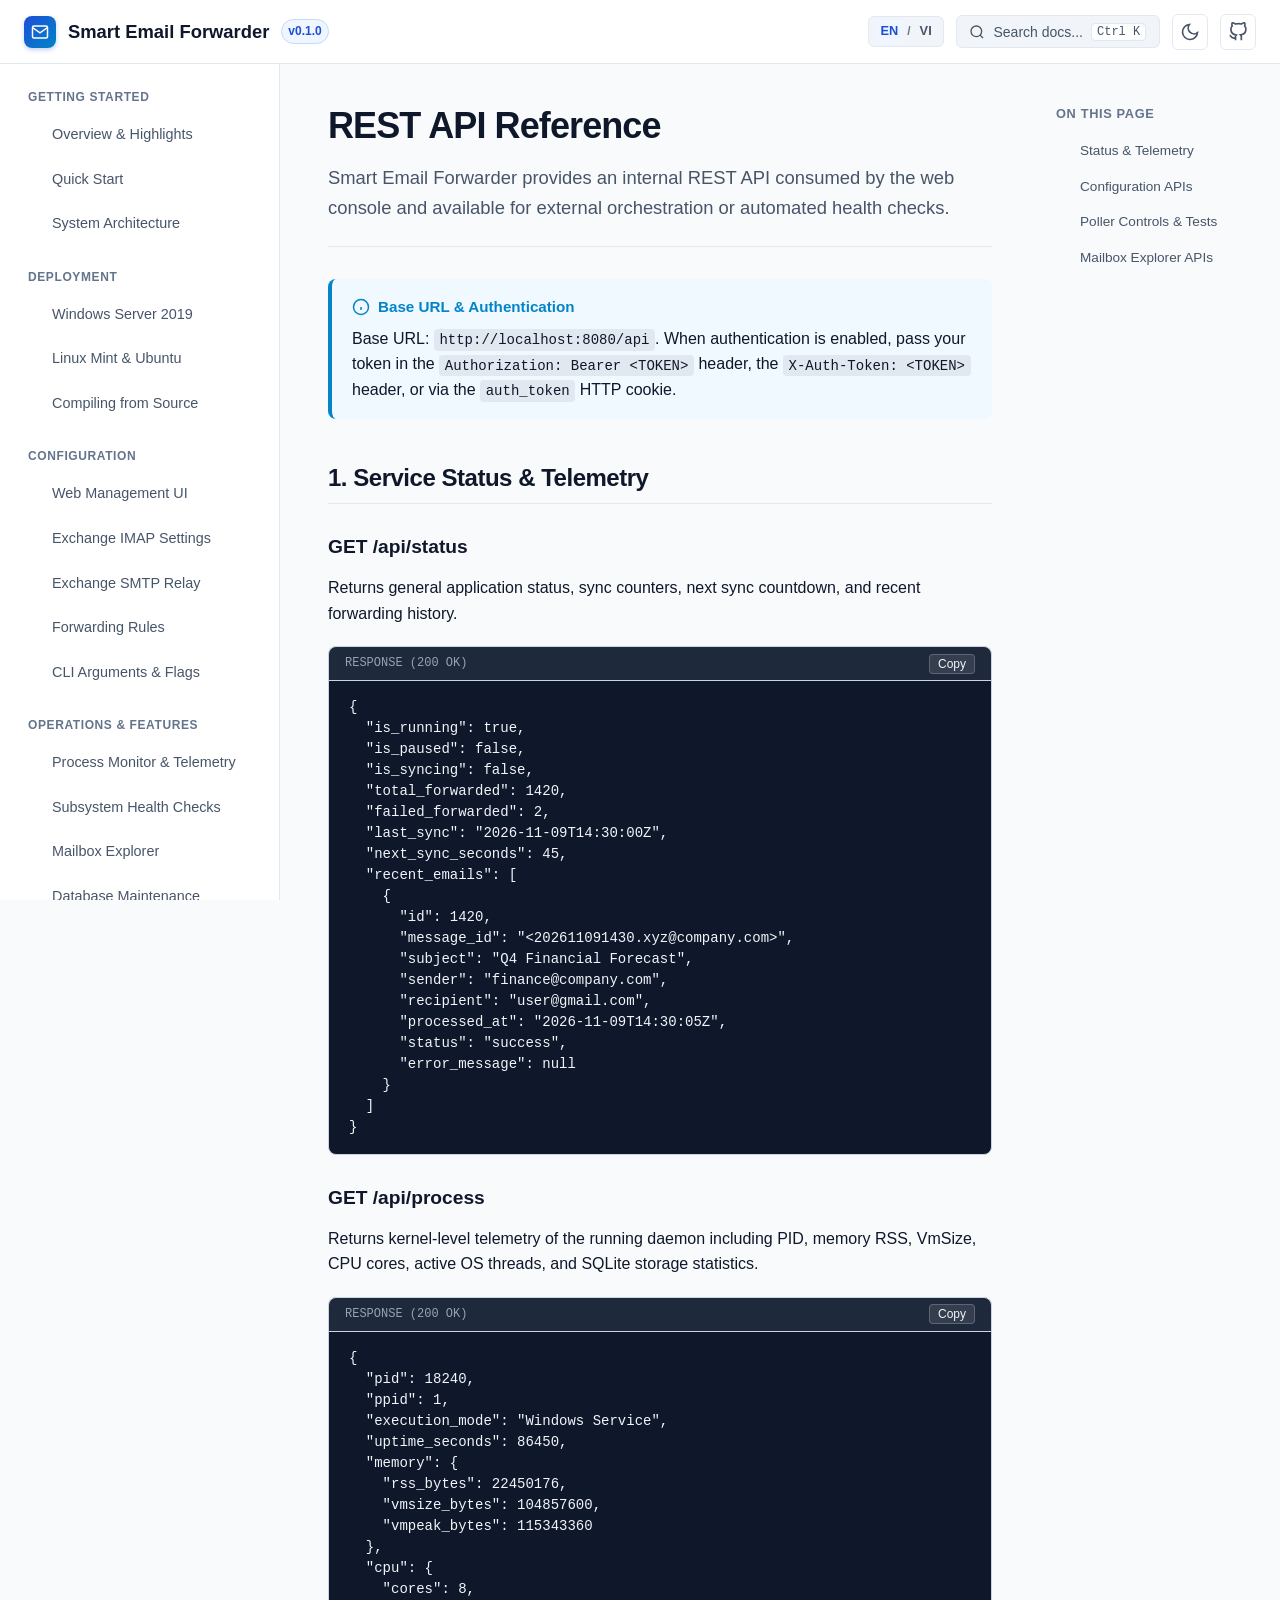
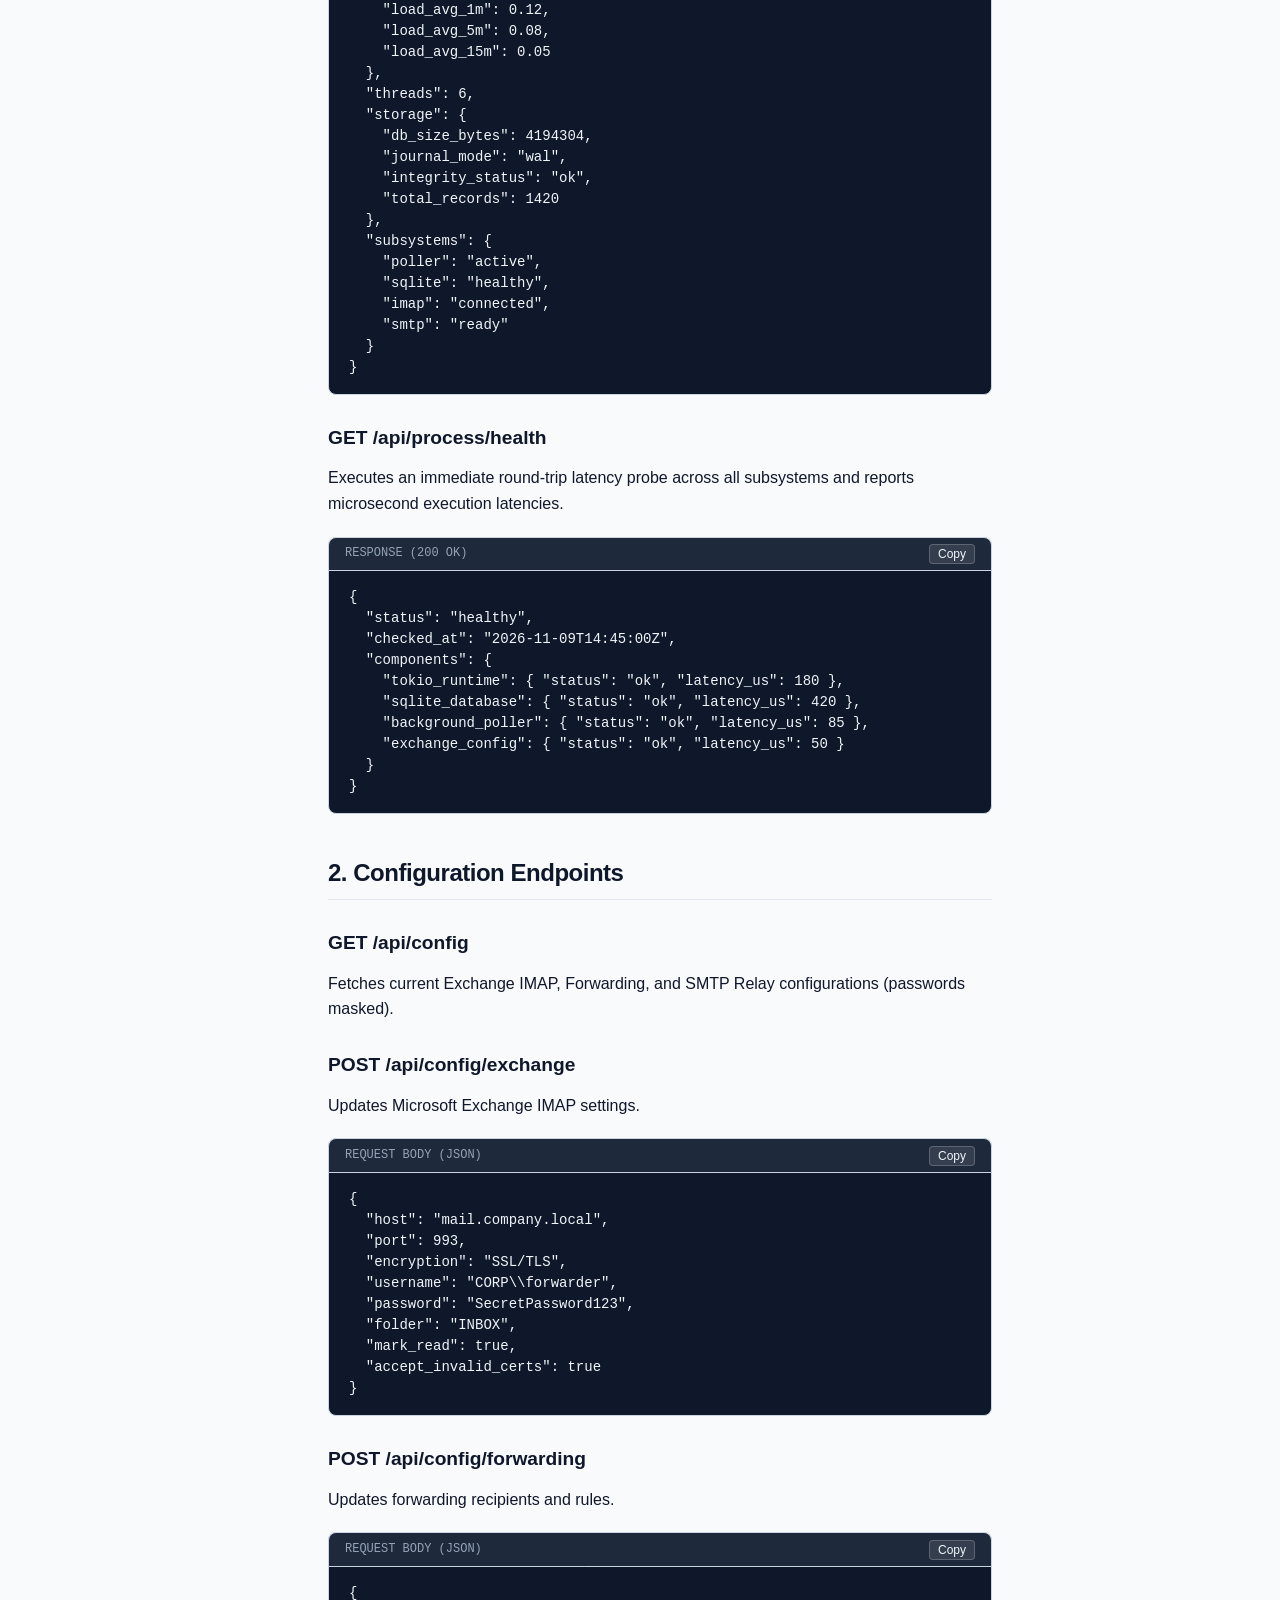
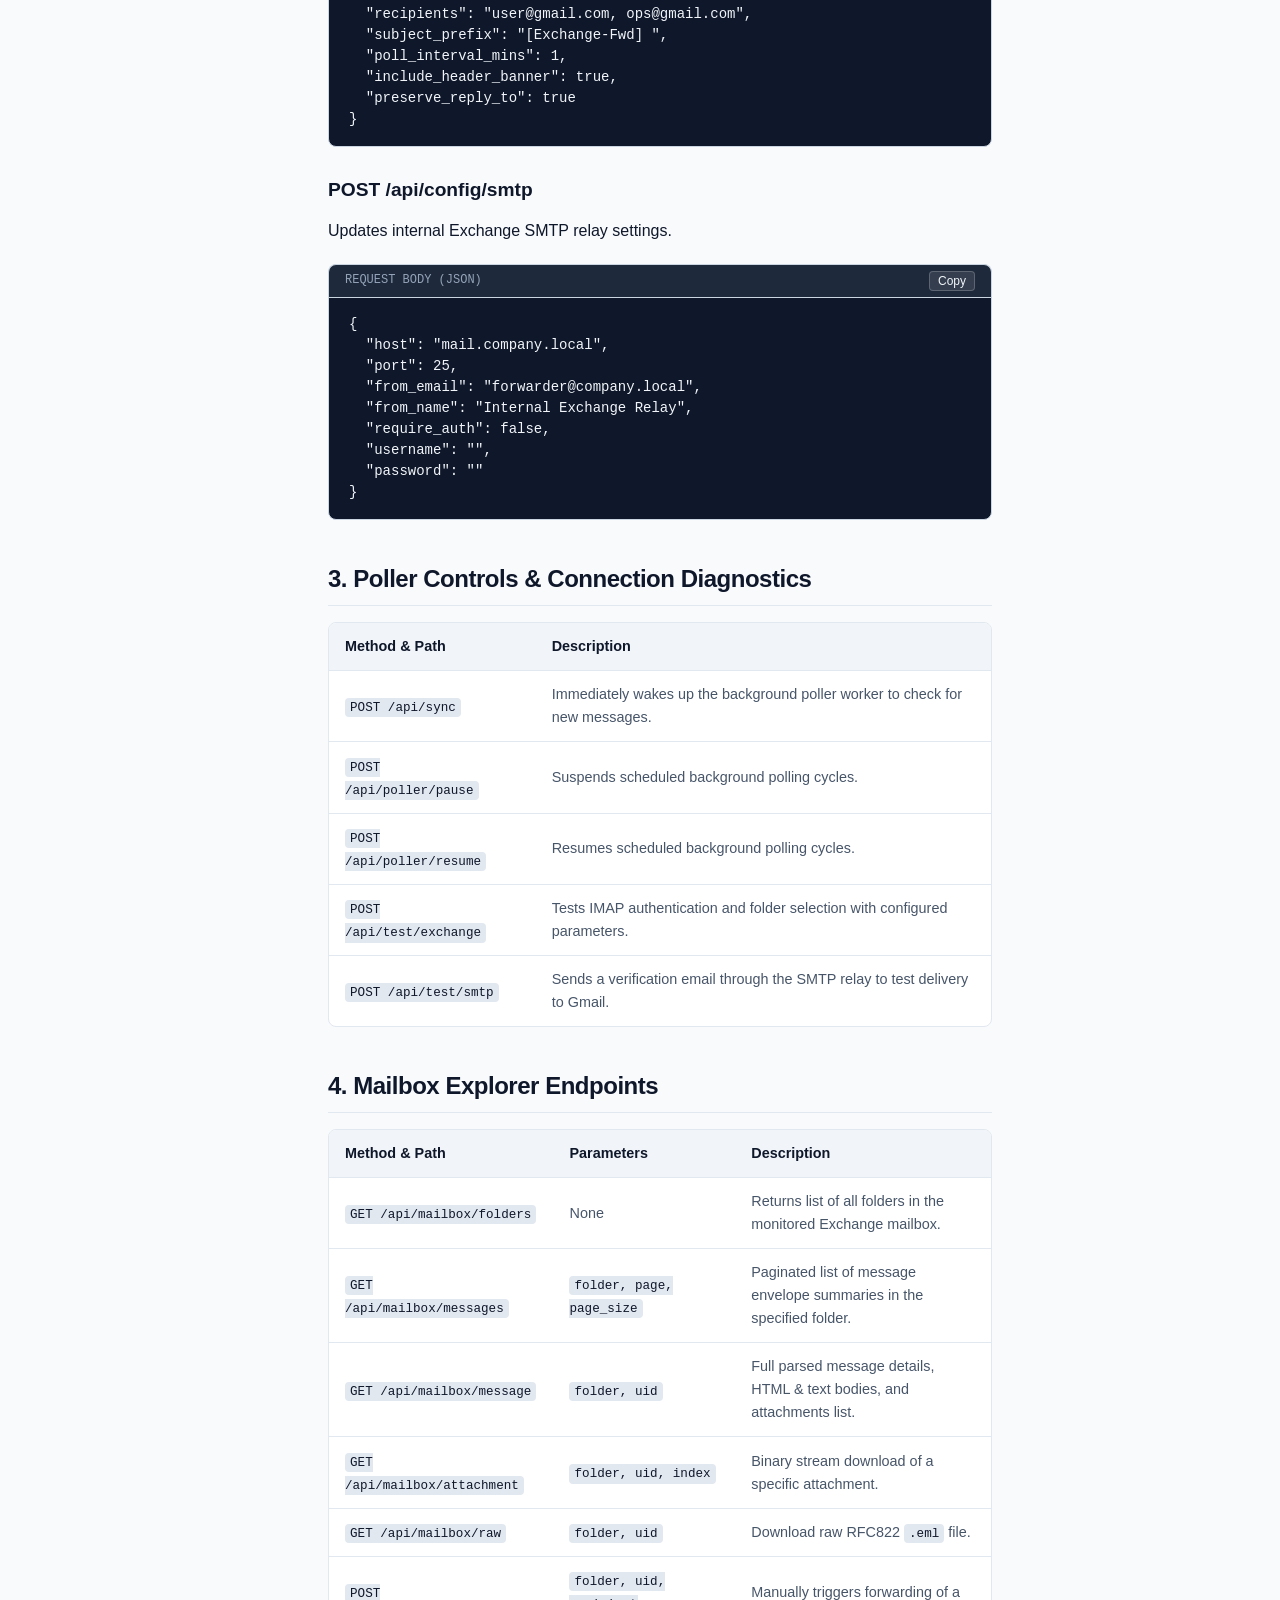
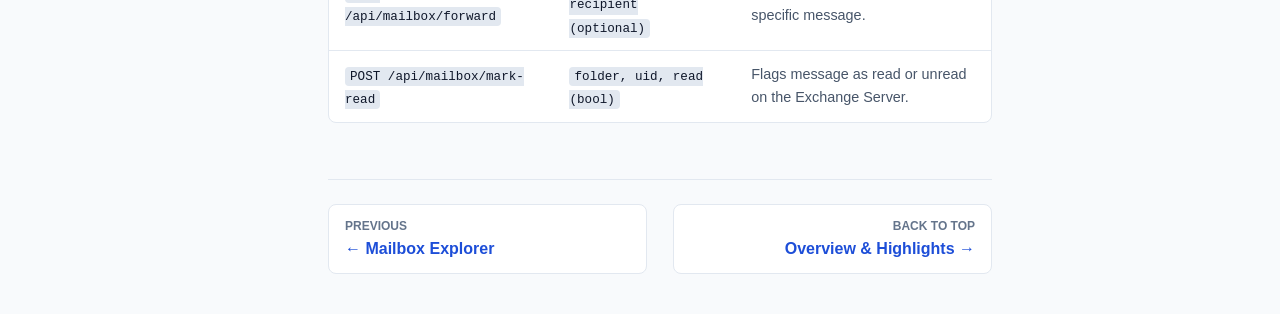
<file: docs/api.html>
<!DOCTYPE html>
<html lang="en">
<head>
  <meta charset="UTF-8">
  <meta name="viewport" content="width=device-width, initial-scale=1.0">
  <title>REST API Reference - Smart Email Forwarder</title>
  <meta name="description" content="Complete REST API documentation for Smart Email Forwarder, including process telemetry, configuration, poller control, and mailbox inspection endpoints.">
  <link rel="stylesheet" href="./assets/css/docs.css">
  <link rel="icon" href="data:image/svg+xml,<svg xmlns=%22http://www.w3.org/2000/svg%22 viewBox=%220 0 100 100%22><text y=%22.9em%22 font-size=%2290%22>⚡</text></svg>">
</head>
<body>

  <!-- Header -->
  <header class="docs-header">
    <div style="display: flex; align-items: center; gap: 1rem;">
      <button class="mobile-nav-toggle" id="mobile-nav-toggle" aria-label="Toggle navigation">
        <svg width="20" height="20" viewBox="0 0 24 24" fill="none" stroke="currentColor" stroke-width="2"><line x1="3" y1="12" x2="21" y2="12"/><line x1="3" y1="6" x2="21" y2="6"/><line x1="3" y1="18" x2="21" y2="18"/></svg>
      </button>
      <a href="index.html" class="brand">
        <div class="brand-icon">
          <svg width="18" height="18" viewBox="0 0 24 24" fill="none" stroke="currentColor" stroke-width="2"><path d="M4 4h16c1.1 0 2 .9 2 2v12c0 1.1-.9 2-2 2H4c-1.1 0-2-.9-2-2V6c0-1.1.9-2 2-2z"/><polyline points="22,6 12,13 2,6"/></svg>
        </div>
        <span>Smart Email Forwarder</span>
        <span class="brand-badge">v0.1.0</span>
      </a>
    </div>

    <div class="header-actions">
      <div class="lang-switch">
        <span class="lang-btn active">EN</span>
        <span class="lang-divider">/</span>
        <a href="./vi/api.html" class="lang-btn" title="Chuyển sang Tiếng Việt">VI</a>
      </div>
      <button class="search-trigger" id="search-trigger">
        <svg width="16" height="16" viewBox="0 0 24 24" fill="none" stroke="currentColor" stroke-width="2"><circle cx="11" cy="11" r="8"/><line x1="21" y1="21" x2="16.65" y2="16.65"/></svg>
        <span>Search docs...</span>
        <kbd class="search-shortcut">Ctrl K</kbd>
      </button>
      <button class="theme-toggle" id="theme-toggle" aria-label="Toggle theme">
        <svg width="20" height="20" viewBox="0 0 24 24" fill="none" stroke="currentColor" stroke-width="2"><path d="M21 12.79A9 9 0 1 1 11.21 3 7 7 0 0 0 21 12.79z"/></svg>
      </button>
      <a href="https://github.com/anhhtca/smart-email-fowarder" target="_blank" rel="noopener noreferrer" class="theme-toggle" aria-label="GitHub Repository">
        <svg width="20" height="20" viewBox="0 0 24 24" fill="none" stroke="currentColor" stroke-width="2"><path d="M9 19c-5 1.5-5-2.5-7-3m14 6v-3.87a3.37 3.37 0 0 0-.94-2.61c3.14-.35 6.44-1.54 6.44-7A5.44 5.44 0 0 0 20 4.77 5.07 5.07 0 0 0 19.91 1S18.73.65 16 2.48a13.38 13.38 0 0 0-7 0C6.27.65 5.09 1 5.09 1A5.07 5.07 0 0 0 5 4.77a5.44 5.44 0 0 0-1.5 3.78c0 5.42 3.3 6.61 6.44 7A3.37 3.37 0 0 0 9 18.13V22"/></svg>
      </a>
    </div>
  </header>

  <!-- Layout -->
  <div class="docs-layout">
    <!-- Sidebar -->
    <aside class="docs-sidebar">
      <div class="sidebar-section">
        <div class="sidebar-title">Getting Started</div>
        <ul class="sidebar-nav">
          <li><a href="index.html" class="sidebar-link">Overview & Highlights</a></li>
          <li><a href="index.html#quickstart" class="sidebar-link">Quick Start</a></li>
          <li><a href="architecture.html" class="sidebar-link">System Architecture</a></li>
        </ul>
      </div>

      <div class="sidebar-section">
        <div class="sidebar-title">Deployment</div>
        <ul class="sidebar-nav">
          <li><a href="installation.html#windows" class="sidebar-link">Windows Server 2019</a></li>
          <li><a href="installation.html#linux" class="sidebar-link">Linux Mint & Ubuntu</a></li>
          <li><a href="installation.html#build" class="sidebar-link">Compiling from Source</a></li>
        </ul>
      </div>

      <div class="sidebar-section">
        <div class="sidebar-title">Configuration</div>
        <ul class="sidebar-nav">
          <li><a href="configuration.html#webui" class="sidebar-link">Web Management UI</a></li>
          <li><a href="configuration.html#imap" class="sidebar-link">Exchange IMAP Settings</a></li>
          <li><a href="configuration.html#smtp" class="sidebar-link">Exchange SMTP Relay</a></li>
          <li><a href="configuration.html#forwarding" class="sidebar-link">Forwarding Rules</a></li>
          <li><a href="configuration.html#cli" class="sidebar-link">CLI Arguments & Flags</a></li>
        </ul>
      </div>

      <div class="sidebar-section">
        <div class="sidebar-title">Operations & Features</div>
        <ul class="sidebar-nav">
          <li><a href="operations.html#telemetry" class="sidebar-link">Process Monitor & Telemetry</a></li>
          <li><a href="operations.html#health" class="sidebar-link">Subsystem Health Checks</a></li>
          <li><a href="mailbox-explorer.html" class="sidebar-link">Mailbox Explorer</a></li>
          <li><a href="operations.html#database" class="sidebar-link">Database Maintenance</a></li>
          <li><a href="operations.html#troubleshooting" class="sidebar-link">Troubleshooting Guide</a></li>
        </ul>
      </div>

      <div class="sidebar-section">
        <div class="sidebar-title">Developers</div>
        <ul class="sidebar-nav">
          <li><a href="api.html" class="sidebar-link active">REST API Reference</a></li>
        </ul>
      </div>
    </aside>

    <!-- Main Content -->
    <main class="docs-content">
      <h1>REST API Reference</h1>
      <p class="docs-lead">
        Smart Email Forwarder provides an internal REST API consumed by the web console and available for external orchestration or automated health checks.
      </p>

      <div class="callout callout-info">
        <div class="callout-title">
          <svg width="18" height="18" viewBox="0 0 24 24" fill="none" stroke="currentColor" stroke-width="2"><circle cx="12" cy="12" r="10"/><line x1="12" y1="16" x2="12" y2="12"/><line x1="12" y1="8" x2="12.01" y2="8"/></svg>
          Base URL & Authentication
        </div>
        <p>Base URL: <code>http://localhost:8080/api</code>. When authentication is enabled, pass your token in the <code>Authorization: Bearer &lt;TOKEN&gt;</code> header, the <code>X-Auth-Token: &lt;TOKEN&gt;</code> header, or via the <code>auth_token</code> HTTP cookie.</p>
      </div>

      <h2 id="status-api">1. Service Status &amp; Telemetry</h2>

      <h3>GET /api/status</h3>
      <p>Returns general application status, sync counters, next sync countdown, and recent forwarding history.</p>
      <div class="code-wrapper">
        <div class="code-header">
          <span>RESPONSE (200 OK)</span>
          <button class="copy-btn">Copy</button>
        </div>
        <pre><code class="language-json">{
  "is_running": true,
  "is_paused": false,
  "is_syncing": false,
  "total_forwarded": 1420,
  "failed_forwarded": 2,
  "last_sync": "2026-11-09T14:30:00Z",
  "next_sync_seconds": 45,
  "recent_emails": [
    {
      "id": 1420,
      "message_id": "<202611091430.xyz@company.com>",
      "subject": "Q4 Financial Forecast",
      "sender": "finance@company.com",
      "recipient": "user@gmail.com",
      "processed_at": "2026-11-09T14:30:05Z",
      "status": "success",
      "error_message": null
    }
  ]
}</code></pre>
      </div>

      <h3>GET /api/process</h3>
      <p>Returns kernel-level telemetry of the running daemon including PID, memory RSS, VmSize, CPU cores, active OS threads, and SQLite storage statistics.</p>
      <div class="code-wrapper">
        <div class="code-header">
          <span>RESPONSE (200 OK)</span>
          <button class="copy-btn">Copy</button>
        </div>
        <pre><code class="language-json">{
  "pid": 18240,
  "ppid": 1,
  "execution_mode": "Windows Service",
  "uptime_seconds": 86450,
  "memory": {
    "rss_bytes": 22450176,
    "vmsize_bytes": 104857600,
    "vmpeak_bytes": 115343360
  },
  "cpu": {
    "cores": 8,
    "load_avg_1m": 0.12,
    "load_avg_5m": 0.08,
    "load_avg_15m": 0.05
  },
  "threads": 6,
  "storage": {
    "db_size_bytes": 4194304,
    "journal_mode": "wal",
    "integrity_status": "ok",
    "total_records": 1420
  },
  "subsystems": {
    "poller": "active",
    "sqlite": "healthy",
    "imap": "connected",
    "smtp": "ready"
  }
}</code></pre>
      </div>

      <h3>GET /api/process/health</h3>
      <p>Executes an immediate round-trip latency probe across all subsystems and reports microsecond execution latencies.</p>
      <div class="code-wrapper">
        <div class="code-header">
          <span>RESPONSE (200 OK)</span>
          <button class="copy-btn">Copy</button>
        </div>
        <pre><code class="language-json">{
  "status": "healthy",
  "checked_at": "2026-11-09T14:45:00Z",
  "components": {
    "tokio_runtime": { "status": "ok", "latency_us": 180 },
    "sqlite_database": { "status": "ok", "latency_us": 420 },
    "background_poller": { "status": "ok", "latency_us": 85 },
    "exchange_config": { "status": "ok", "latency_us": 50 }
  }
}</code></pre>
      </div>

      <h2 id="config-api">2. Configuration Endpoints</h2>

      <h3>GET /api/config</h3>
      <p>Fetches current Exchange IMAP, Forwarding, and SMTP Relay configurations (passwords masked).</p>

      <h3>POST /api/config/exchange</h3>
      <p>Updates Microsoft Exchange IMAP settings.</p>
      <div class="code-wrapper">
        <div class="code-header">
          <span>REQUEST BODY (JSON)</span>
          <button class="copy-btn">Copy</button>
        </div>
        <pre><code class="language-json">{
  "host": "mail.company.local",
  "port": 993,
  "encryption": "SSL/TLS",
  "username": "CORP\\forwarder",
  "password": "SecretPassword123",
  "folder": "INBOX",
  "mark_read": true,
  "accept_invalid_certs": true
}</code></pre>
      </div>

      <h3>POST /api/config/forwarding</h3>
      <p>Updates forwarding recipients and rules.</p>
      <div class="code-wrapper">
        <div class="code-header">
          <span>REQUEST BODY (JSON)</span>
          <button class="copy-btn">Copy</button>
        </div>
        <pre><code class="language-json">{
  "recipients": "user@gmail.com, ops@gmail.com",
  "subject_prefix": "[Exchange-Fwd] ",
  "poll_interval_mins": 1,
  "include_header_banner": true,
  "preserve_reply_to": true
}</code></pre>
      </div>

      <h3>POST /api/config/smtp</h3>
      <p>Updates internal Exchange SMTP relay settings.</p>
      <div class="code-wrapper">
        <div class="code-header">
          <span>REQUEST BODY (JSON)</span>
          <button class="copy-btn">Copy</button>
        </div>
        <pre><code class="language-json">{
  "host": "mail.company.local",
  "port": 25,
  "from_email": "forwarder@company.local",
  "from_name": "Internal Exchange Relay",
  "require_auth": false,
  "username": "",
  "password": ""
}</code></pre>
      </div>

      <h2 id="controls-api">3. Poller Controls &amp; Connection Diagnostics</h2>

      <div class="table-wrapper">
        <table>
          <thead>
            <tr>
              <th>Method &amp; Path</th>
              <th>Description</th>
            </tr>
          </thead>
          <tbody>
            <tr>
              <td><code>POST /api/sync</code></td>
              <td>Immediately wakes up the background poller worker to check for new messages.</td>
            </tr>
            <tr>
              <td><code>POST /api/poller/pause</code></td>
              <td>Suspends scheduled background polling cycles.</td>
            </tr>
            <tr>
              <td><code>POST /api/poller/resume</code></td>
              <td>Resumes scheduled background polling cycles.</td>
            </tr>
            <tr>
              <td><code>POST /api/test/exchange</code></td>
              <td>Tests IMAP authentication and folder selection with configured parameters.</td>
            </tr>
            <tr>
              <td><code>POST /api/test/smtp</code></td>
              <td>Sends a verification email through the SMTP relay to test delivery to Gmail.</td>
            </tr>
          </tbody>
        </table>
      </div>

      <h2 id="mailbox-api">4. Mailbox Explorer Endpoints</h2>

      <div class="table-wrapper">
        <table>
          <thead>
            <tr>
              <th>Method &amp; Path</th>
              <th>Parameters</th>
              <th>Description</th>
            </tr>
          </thead>
          <tbody>
            <tr>
              <td><code>GET /api/mailbox/folders</code></td>
              <td>None</td>
              <td>Returns list of all folders in the monitored Exchange mailbox.</td>
            </tr>
            <tr>
              <td><code>GET /api/mailbox/messages</code></td>
              <td><code>folder, page, page_size</code></td>
              <td>Paginated list of message envelope summaries in the specified folder.</td>
            </tr>
            <tr>
              <td><code>GET /api/mailbox/message</code></td>
              <td><code>folder, uid</code></td>
              <td>Full parsed message details, HTML &amp; text bodies, and attachments list.</td>
            </tr>
            <tr>
              <td><code>GET /api/mailbox/attachment</code></td>
              <td><code>folder, uid, index</code></td>
              <td>Binary stream download of a specific attachment.</td>
            </tr>
            <tr>
              <td><code>GET /api/mailbox/raw</code></td>
              <td><code>folder, uid</code></td>
              <td>Download raw RFC822 <code>.eml</code> file.</td>
            </tr>
            <tr>
              <td><code>POST /api/mailbox/forward</code></td>
              <td><code>folder, uid, recipient (optional)</code></td>
              <td>Manually triggers forwarding of a specific message.</td>
            </tr>
            <tr>
              <td><code>POST /api/mailbox/mark-read</code></td>
              <td><code>folder, uid, read (bool)</code></td>
              <td>Flags message as read or unread on the Exchange Server.</td>
            </tr>
          </tbody>
        </table>
      </div>

      <div class="page-nav-footer">
        <a href="mailbox-explorer.html" class="page-nav-btn">
          <span class="page-nav-label">Previous</span>
          <span class="page-nav-title">&larr; Mailbox Explorer</span>
        </a>
        <a href="index.html" class="page-nav-btn" style="text-align: right;">
          <span class="page-nav-label">Back to Top</span>
          <span class="page-nav-title">Overview &amp; Highlights &rarr;</span>
        </a>
      </div>
    </main>

    <!-- Table of Contents -->
    <aside class="docs-toc">
      <div class="toc-title">On this page</div>
      <ul class="toc-nav">
        <li><a href="#status-api">Status & Telemetry</a></li>
        <li><a href="#config-api">Configuration APIs</a></li>
        <li><a href="#controls-api">Poller Controls & Tests</a></li>
        <li><a href="#mailbox-api">Mailbox Explorer APIs</a></li>
      </ul>
    </aside>
  </div>

  <!-- Search Modal -->
  <div class="search-modal" id="search-modal">
    <div class="search-dialog">
      <div class="search-input-box">
        <svg width="20" height="20" viewBox="0 0 24 24" fill="none" stroke="currentColor" stroke-width="2"><circle cx="11" cy="11" r="8"/><line x1="21" y1="21" x2="16.65" y2="16.65"/></svg>
        <input type="text" id="search-input" placeholder="Type keywords to search..." autocomplete="off">
        <kbd class="search-shortcut">ESC</kbd>
      </div>
      <div class="search-results" id="search-results"></div>
    </div>
  </div>

  <script src="./assets/js/docs.js"></script>
</body>
</html>
</file>
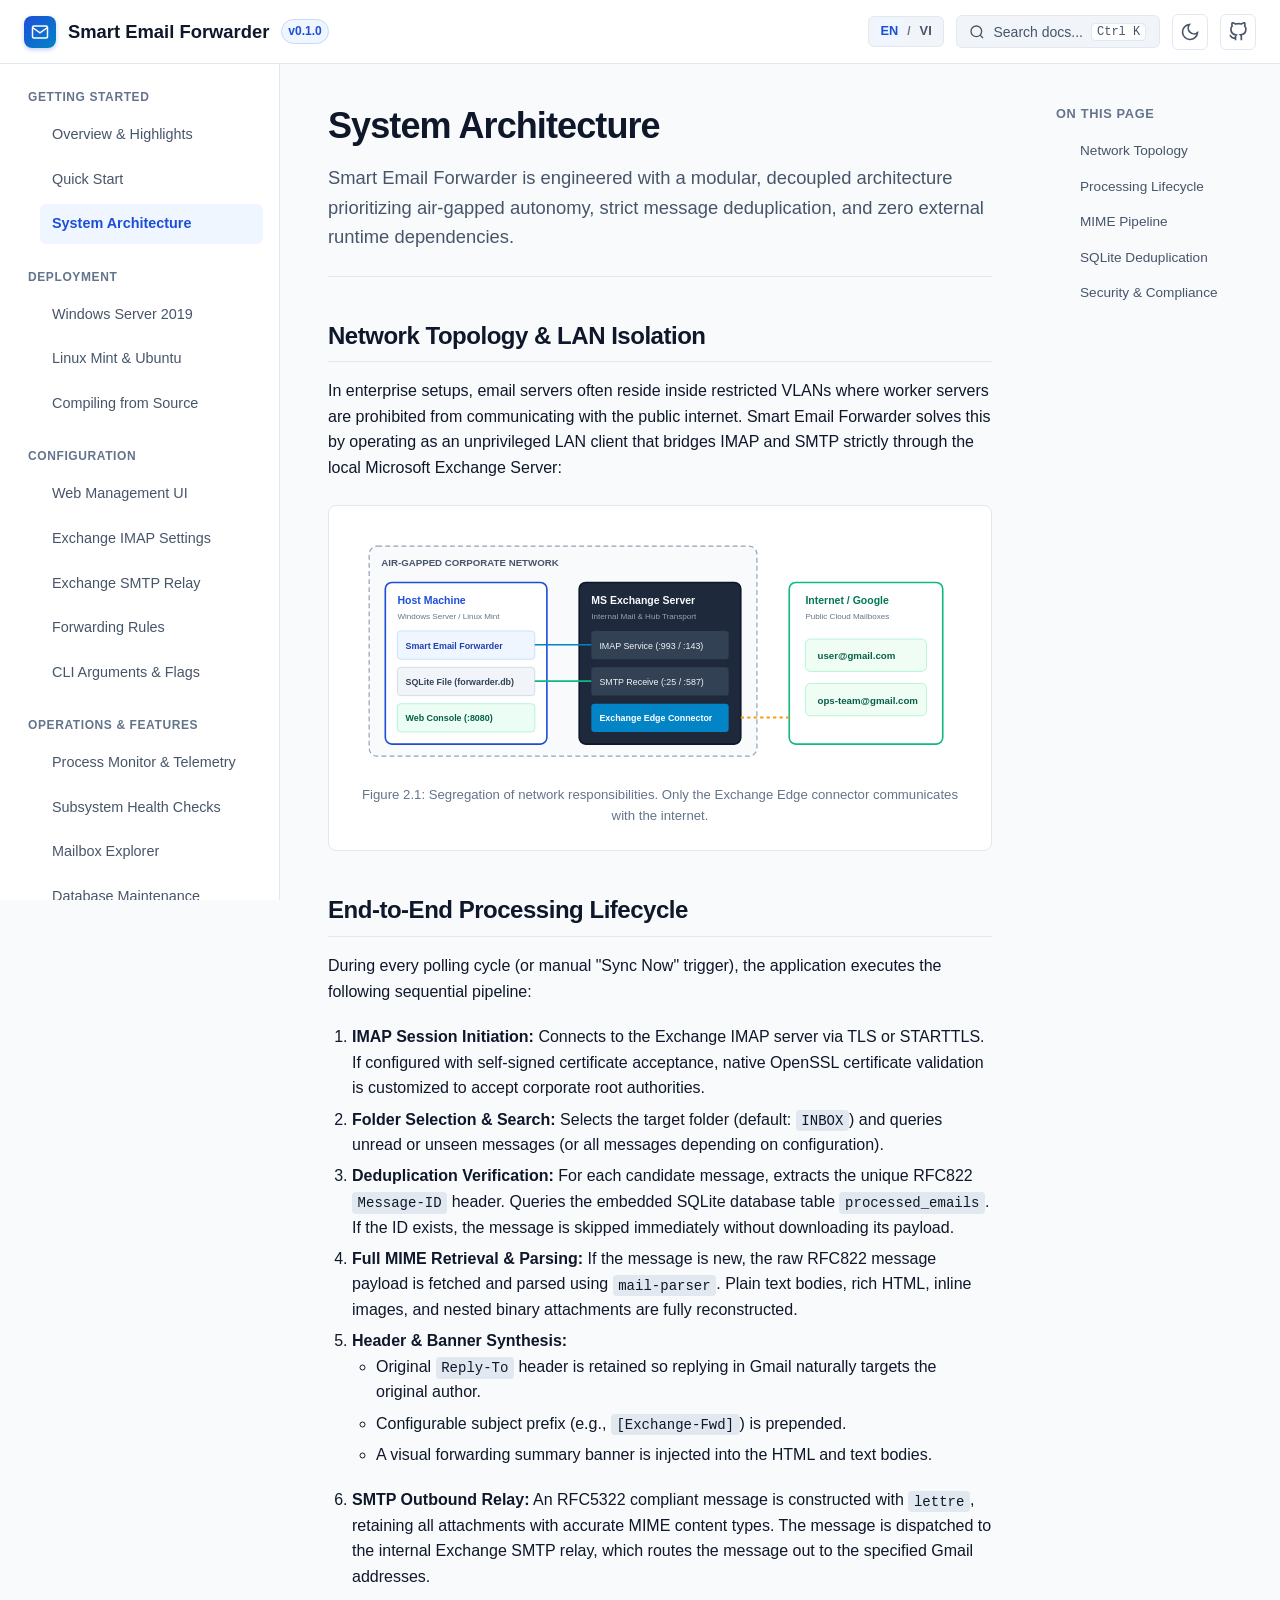
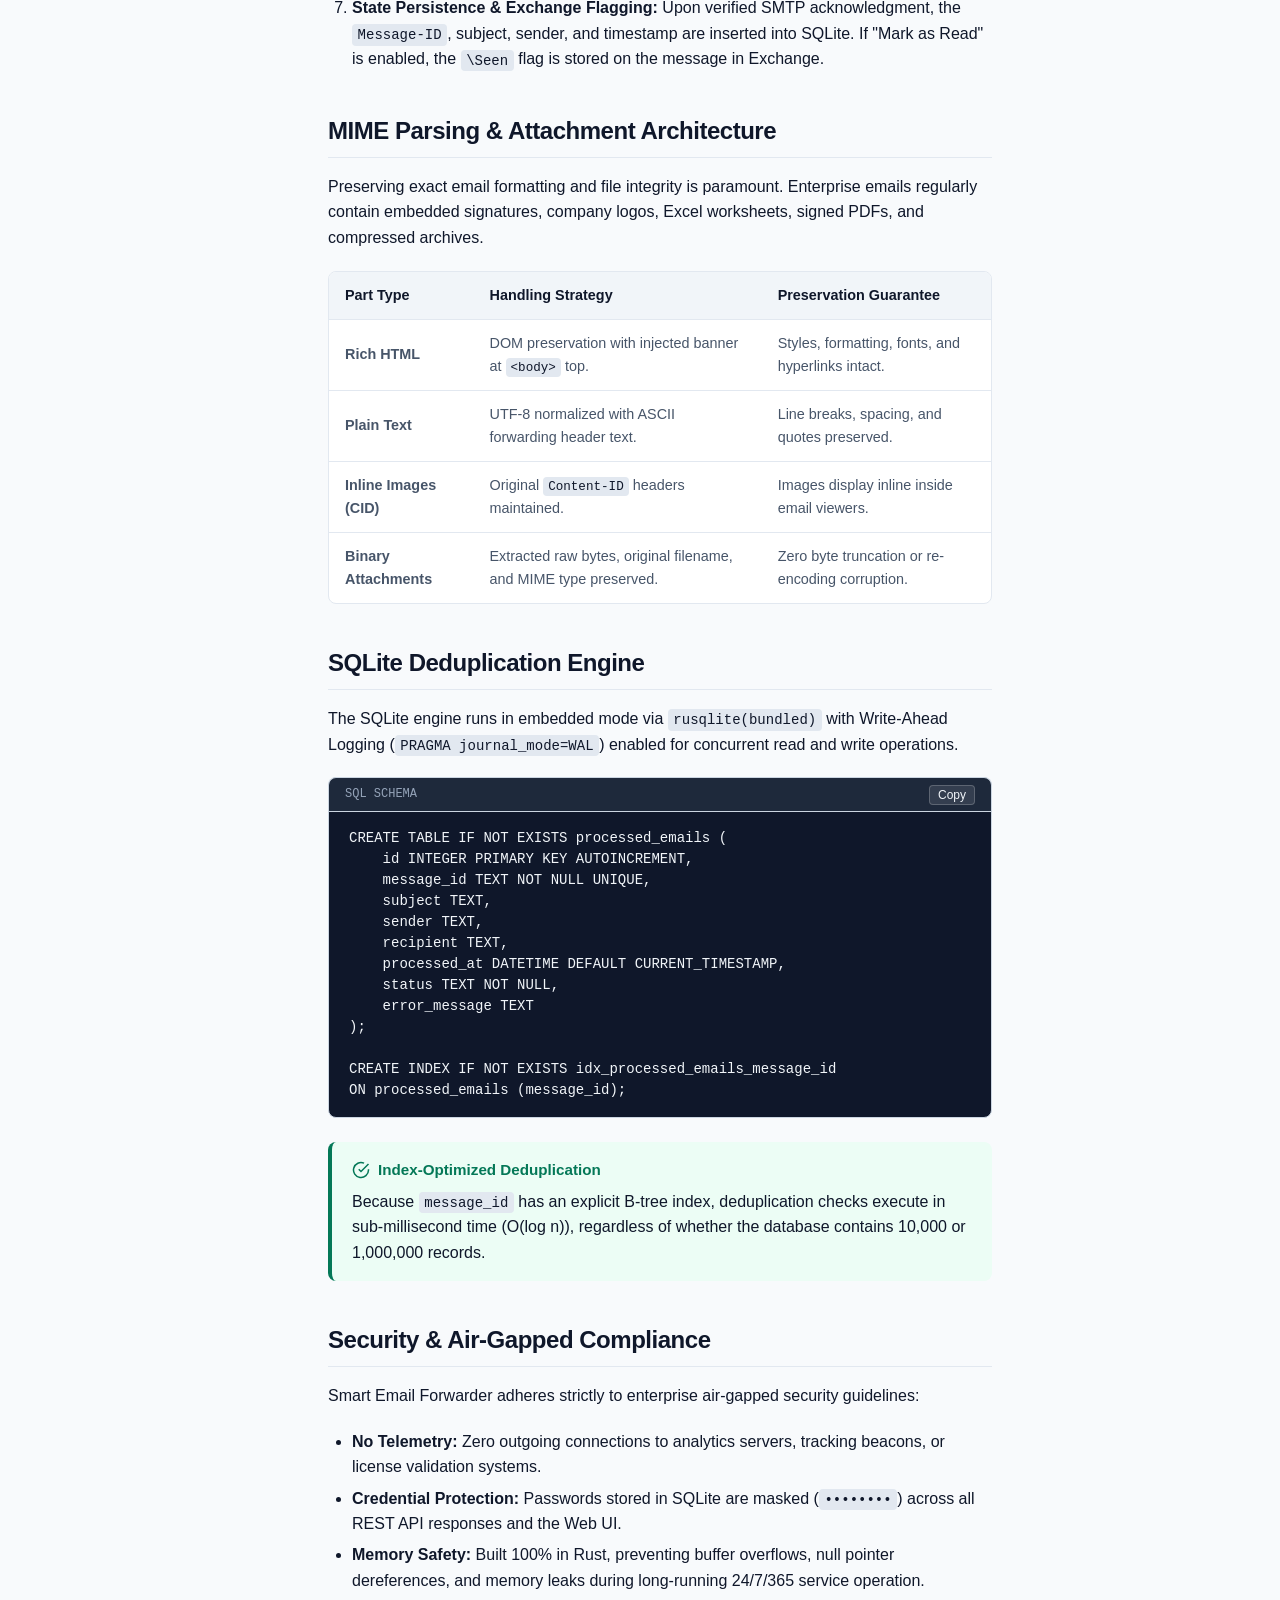
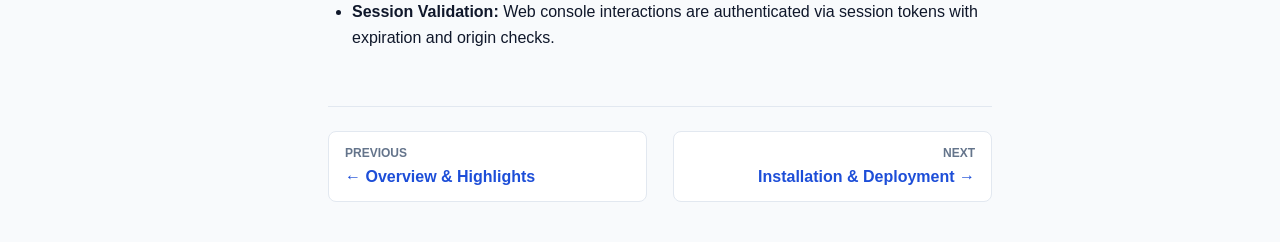
<file: docs/architecture.html>
<!DOCTYPE html>
<html lang="en">
<head>
  <meta charset="UTF-8">
  <meta name="viewport" content="width=device-width, initial-scale=1.0">
  <title>System Architecture - Smart Email Forwarder</title>
  <meta name="description" content="In-depth architectural design, data flow, MIME pipeline, and security model of Smart Email Forwarder.">
  <link rel="stylesheet" href="./assets/css/docs.css">
  <link rel="icon" href="data:image/svg+xml,<svg xmlns=%22http://www.w3.org/2000/svg%22 viewBox=%220 0 100 100%22><text y=%22.9em%22 font-size=%2290%22>⚡</text></svg>">
</head>
<body>

  <!-- Header -->
  <header class="docs-header">
    <div style="display: flex; align-items: center; gap: 1rem;">
      <button class="mobile-nav-toggle" id="mobile-nav-toggle" aria-label="Toggle navigation">
        <svg width="20" height="20" viewBox="0 0 24 24" fill="none" stroke="currentColor" stroke-width="2"><line x1="3" y1="12" x2="21" y2="12"/><line x1="3" y1="6" x2="21" y2="6"/><line x1="3" y1="18" x2="21" y2="18"/></svg>
      </button>
      <a href="index.html" class="brand">
        <div class="brand-icon">
          <svg width="18" height="18" viewBox="0 0 24 24" fill="none" stroke="currentColor" stroke-width="2"><path d="M4 4h16c1.1 0 2 .9 2 2v12c0 1.1-.9 2-2 2H4c-1.1 0-2-.9-2-2V6c0-1.1.9-2 2-2z"/><polyline points="22,6 12,13 2,6"/></svg>
        </div>
        <span>Smart Email Forwarder</span>
        <span class="brand-badge">v0.1.0</span>
      </a>
    </div>

    <div class="header-actions">
      <div class="lang-switch">
        <span class="lang-btn active">EN</span>
        <span class="lang-divider">/</span>
        <a href="./vi/architecture.html" class="lang-btn" title="Chuyển sang Tiếng Việt">VI</a>
      </div>
      <button class="search-trigger" id="search-trigger">
        <svg width="16" height="16" viewBox="0 0 24 24" fill="none" stroke="currentColor" stroke-width="2"><circle cx="11" cy="11" r="8"/><line x1="21" y1="21" x2="16.65" y2="16.65"/></svg>
        <span>Search docs...</span>
        <kbd class="search-shortcut">Ctrl K</kbd>
      </button>
      <button class="theme-toggle" id="theme-toggle" aria-label="Toggle theme">
        <svg width="20" height="20" viewBox="0 0 24 24" fill="none" stroke="currentColor" stroke-width="2"><path d="M21 12.79A9 9 0 1 1 11.21 3 7 7 0 0 0 21 12.79z"/></svg>
      </button>
      <a href="https://github.com/anhhtca/smart-email-fowarder" target="_blank" rel="noopener noreferrer" class="theme-toggle" aria-label="GitHub Repository">
        <svg width="20" height="20" viewBox="0 0 24 24" fill="none" stroke="currentColor" stroke-width="2"><path d="M9 19c-5 1.5-5-2.5-7-3m14 6v-3.87a3.37 3.37 0 0 0-.94-2.61c3.14-.35 6.44-1.54 6.44-7A5.44 5.44 0 0 0 20 4.77 5.07 5.07 0 0 0 19.91 1S18.73.65 16 2.48a13.38 13.38 0 0 0-7 0C6.27.65 5.09 1 5.09 1A5.07 5.07 0 0 0 5 4.77a5.44 5.44 0 0 0-1.5 3.78c0 5.42 3.3 6.61 6.44 7A3.37 3.37 0 0 0 9 18.13V22"/></svg>
      </a>
    </div>
  </header>

  <!-- Layout -->
  <div class="docs-layout">
    <!-- Sidebar -->
    <aside class="docs-sidebar">
      <div class="sidebar-section">
        <div class="sidebar-title">Getting Started</div>
        <ul class="sidebar-nav">
          <li><a href="index.html" class="sidebar-link">Overview & Highlights</a></li>
          <li><a href="index.html#quickstart" class="sidebar-link">Quick Start</a></li>
          <li><a href="architecture.html" class="sidebar-link active">System Architecture</a></li>
        </ul>
      </div>

      <div class="sidebar-section">
        <div class="sidebar-title">Deployment</div>
        <ul class="sidebar-nav">
          <li><a href="installation.html#windows" class="sidebar-link">Windows Server 2019</a></li>
          <li><a href="installation.html#linux" class="sidebar-link">Linux Mint & Ubuntu</a></li>
          <li><a href="installation.html#build" class="sidebar-link">Compiling from Source</a></li>
        </ul>
      </div>

      <div class="sidebar-section">
        <div class="sidebar-title">Configuration</div>
        <ul class="sidebar-nav">
          <li><a href="configuration.html#webui" class="sidebar-link">Web Management UI</a></li>
          <li><a href="configuration.html#imap" class="sidebar-link">Exchange IMAP Settings</a></li>
          <li><a href="configuration.html#smtp" class="sidebar-link">Exchange SMTP Relay</a></li>
          <li><a href="configuration.html#forwarding" class="sidebar-link">Forwarding Rules</a></li>
          <li><a href="configuration.html#cli" class="sidebar-link">CLI Arguments & Flags</a></li>
        </ul>
      </div>

      <div class="sidebar-section">
        <div class="sidebar-title">Operations & Features</div>
        <ul class="sidebar-nav">
          <li><a href="operations.html#telemetry" class="sidebar-link">Process Monitor & Telemetry</a></li>
          <li><a href="operations.html#health" class="sidebar-link">Subsystem Health Checks</a></li>
          <li><a href="mailbox-explorer.html" class="sidebar-link">Mailbox Explorer</a></li>
          <li><a href="operations.html#database" class="sidebar-link">Database Maintenance</a></li>
          <li><a href="operations.html#troubleshooting" class="sidebar-link">Troubleshooting Guide</a></li>
        </ul>
      </div>

      <div class="sidebar-section">
        <div class="sidebar-title">Developers</div>
        <ul class="sidebar-nav">
          <li><a href="api.html" class="sidebar-link">REST API Reference</a></li>
        </ul>
      </div>
    </aside>

    <!-- Main Content -->
    <main class="docs-content">
      <h1>System Architecture</h1>
      <p class="docs-lead">
        Smart Email Forwarder is engineered with a modular, decoupled architecture prioritizing air-gapped autonomy, strict message deduplication, and zero external runtime dependencies.
      </p>

      <h2 id="topology">Network Topology & LAN Isolation</h2>
      <p>
        In enterprise setups, email servers often reside inside restricted VLANs where worker servers are prohibited from communicating with the public internet. Smart Email Forwarder solves this by operating as an unprivileged LAN client that bridges IMAP and SMTP strictly through the local Microsoft Exchange Server:
      </p>

      <div class="diagram-box">
        <svg viewBox="0 0 760 300" xmlns="http://www.w3.org/2000/svg" style="font-family: var(--font-sans);">
          <!-- Corporate Perimeter -->
          <rect x="20" y="20" width="480" height="260" rx="10" fill="#f8fafc" stroke="#94a3b8" stroke-width="1.5" stroke-dasharray="6,4"/>
          <text x="35" y="44" font-size="12" font-weight="700" fill="#475569">AIR-GAPPED CORPORATE NETWORK</text>

          <!-- Host Machine -->
          <rect x="40" y="65" width="200" height="200" rx="8" fill="#ffffff" stroke="#1d4ed8" stroke-width="2"/>
          <text x="55" y="92" font-size="13" font-weight="700" fill="#1d4ed8">Host Machine</text>
          <text x="55" y="110" font-size="10" fill="#64748b">Windows Server / Linux Mint</text>

          <rect x="55" y="125" width="170" height="35" rx="4" fill="#eff6ff" stroke="#bfdbfe"/>
          <text x="65" y="147" font-size="11" font-weight="600" fill="#1e40af">Smart Email Forwarder</text>

          <rect x="55" y="170" width="170" height="35" rx="4" fill="#f1f5f9" stroke="#cbd5e1"/>
          <text x="65" y="192" font-size="11" font-weight="600" fill="#334155">SQLite File (forwarder.db)</text>

          <rect x="55" y="215" width="170" height="35" rx="4" fill="#ecfdf5" stroke="#a7f3d0"/>
          <text x="65" y="237" font-size="11" font-weight="600" fill="#065f46">Web Console (:8080)</text>

          <!-- Exchange Server -->
          <rect x="280" y="65" width="200" height="200" rx="8" fill="#1e293b" stroke="#0f172a" stroke-width="2"/>
          <text x="295" y="92" font-size="13" font-weight="700" fill="#f8fafc">MS Exchange Server</text>
          <text x="295" y="110" font-size="10" fill="#94a3b8">Internal Mail & Hub Transport</text>

          <rect x="295" y="125" width="170" height="35" rx="4" fill="#334155"/>
          <text x="305" y="147" font-size="11" fill="#f1f5f9">IMAP Service (:993 / :143)</text>

          <rect x="295" y="170" width="170" height="35" rx="4" fill="#334155"/>
          <text x="305" y="192" font-size="11" fill="#f1f5f9">SMTP Receive (:25 / :587)</text>

          <rect x="295" y="215" width="170" height="35" rx="4" fill="#0284c7"/>
          <text x="305" y="237" font-size="11" font-weight="600" fill="#ffffff">Exchange Edge Connector</text>

          <!-- Internet / Gmail -->
          <rect x="540" y="65" width="190" height="200" rx="8" fill="#ffffff" stroke="#10b981" stroke-width="2"/>
          <text x="560" y="92" font-size="13" font-weight="700" fill="#047857">Internet / Google</text>
          <text x="560" y="110" font-size="10" fill="#64748b">Public Cloud Mailboxes</text>
          
          <rect x="560" y="135" width="150" height="40" rx="6" fill="#f0fdf4" stroke="#a7f3d0"/>
          <text x="575" y="160" font-size="12" font-weight="600" fill="#065f46">user@gmail.com</text>

          <rect x="560" y="190" width="150" height="40" rx="6" fill="#f0fdf4" stroke="#a7f3d0"/>
          <text x="575" y="215" font-size="12" font-weight="600" fill="#065f46">ops-team@gmail.com</text>

          <!-- Flow Connections -->
          <path d="M 225 142 L 295 142" stroke="#0284c7" stroke-width="2"/>
          <path d="M 225 187 L 295 187" stroke="#10b981" stroke-width="2"/>
          <path d="M 480 232 L 540 232" stroke="#f59e0b" stroke-width="2.5" stroke-dasharray="4,4"/>
        </svg>
        <div class="diagram-caption">Figure 2.1: Segregation of network responsibilities. Only the Exchange Edge connector communicates with the internet.</div>
      </div>

      <h2 id="lifecycle">End-to-End Processing Lifecycle</h2>
      <p>During every polling cycle (or manual "Sync Now" trigger), the application executes the following sequential pipeline:</p>

      <ol>
        <li>
          <strong>IMAP Session Initiation:</strong> Connects to the Exchange IMAP server via TLS or STARTTLS. If configured with self-signed certificate acceptance, native OpenSSL certificate validation is customized to accept corporate root authorities.
        </li>
        <li>
          <strong>Folder Selection &amp; Search:</strong> Selects the target folder (default: <code>INBOX</code>) and queries unread or unseen messages (or all messages depending on configuration).
        </li>
        <li>
          <strong>Deduplication Verification:</strong> For each candidate message, extracts the unique RFC822 <code>Message-ID</code> header. Queries the embedded SQLite database table <code>processed_emails</code>. If the ID exists, the message is skipped immediately without downloading its payload.
        </li>
        <li>
          <strong>Full MIME Retrieval &amp; Parsing:</strong> If the message is new, the raw RFC822 message payload is fetched and parsed using <code>mail-parser</code>. Plain text bodies, rich HTML, inline images, and nested binary attachments are fully reconstructed.
        </li>
        <li>
          <strong>Header &amp; Banner Synthesis:</strong> 
          <ul>
            <li>Original <code>Reply-To</code> header is retained so replying in Gmail naturally targets the original author.</li>
            <li>Configurable subject prefix (e.g., <code>[Exchange-Fwd]</code>) is prepended.</li>
            <li>A visual forwarding summary banner is injected into the HTML and text bodies.</li>
          </ul>
        </li>
        <li>
          <strong>SMTP Outbound Relay:</strong> An RFC5322 compliant message is constructed with <code>lettre</code>, retaining all attachments with accurate MIME content types. The message is dispatched to the internal Exchange SMTP relay, which routes the message out to the specified Gmail addresses.
        </li>
        <li>
          <strong>State Persistence &amp; Exchange Flagging:</strong> Upon verified SMTP acknowledgment, the <code>Message-ID</code>, subject, sender, and timestamp are inserted into SQLite. If "Mark as Read" is enabled, the <code>\Seen</code> flag is stored on the message in Exchange.
        </li>
      </ol>

      <h2 id="mime-pipeline">MIME Parsing &amp; Attachment Architecture</h2>
      <p>
        Preserving exact email formatting and file integrity is paramount. Enterprise emails regularly contain embedded signatures, company logos, Excel worksheets, signed PDFs, and compressed archives.
      </p>

      <div class="table-wrapper">
        <table>
          <thead>
            <tr>
              <th>Part Type</th>
              <th>Handling Strategy</th>
              <th>Preservation Guarantee</th>
            </tr>
          </thead>
          <tbody>
            <tr>
              <td><strong>Rich HTML</strong></td>
              <td>DOM preservation with injected banner at <code>&lt;body&gt;</code> top.</td>
              <td>Styles, formatting, fonts, and hyperlinks intact.</td>
            </tr>
            <tr>
              <td><strong>Plain Text</strong></td>
              <td>UTF-8 normalized with ASCII forwarding header text.</td>
              <td>Line breaks, spacing, and quotes preserved.</td>
            </tr>
            <tr>
              <td><strong>Inline Images (CID)</strong></td>
              <td>Original <code>Content-ID</code> headers maintained.</td>
              <td>Images display inline inside email viewers.</td>
            </tr>
            <tr>
              <td><strong>Binary Attachments</strong></td>
              <td>Extracted raw bytes, original filename, and MIME type preserved.</td>
              <td>Zero byte truncation or re-encoding corruption.</td>
            </tr>
          </tbody>
        </table>
      </div>

      <h2 id="sqlite">SQLite Deduplication Engine</h2>
      <p>
        The SQLite engine runs in embedded mode via <code>rusqlite(bundled)</code> with Write-Ahead Logging (<code>PRAGMA journal_mode=WAL</code>) enabled for concurrent read and write operations.
      </p>

      <div class="code-wrapper">
        <div class="code-header">
          <span>SQL SCHEMA</span>
          <button class="copy-btn">Copy</button>
        </div>
        <pre><code class="language-sql">CREATE TABLE IF NOT EXISTS processed_emails (
    id INTEGER PRIMARY KEY AUTOINCREMENT,
    message_id TEXT NOT NULL UNIQUE,
    subject TEXT,
    sender TEXT,
    recipient TEXT,
    processed_at DATETIME DEFAULT CURRENT_TIMESTAMP,
    status TEXT NOT NULL,
    error_message TEXT
);

CREATE INDEX IF NOT EXISTS idx_processed_emails_message_id 
ON processed_emails (message_id);</code></pre>
      </div>

      <div class="callout callout-tip">
        <div class="callout-title">
          <svg width="18" height="18" viewBox="0 0 24 24" fill="none" stroke="currentColor" stroke-width="2"><path d="M22 11.08V12a10 10 0 1 1-5.93-9.14"/><polyline points="22 4 12 14.01 9 11.01"/></svg>
          Index-Optimized Deduplication
        </div>
        <p>Because <code>message_id</code> has an explicit B-tree index, deduplication checks execute in sub-millisecond time (O(log n)), regardless of whether the database contains 10,000 or 1,000,000 records.</p>
      </div>

      <h2 id="security">Security &amp; Air-Gapped Compliance</h2>
      <p>Smart Email Forwarder adheres strictly to enterprise air-gapped security guidelines:</p>
      <ul>
        <li><strong>No Telemetry:</strong> Zero outgoing connections to analytics servers, tracking beacons, or license validation systems.</li>
        <li><strong>Credential Protection:</strong> Passwords stored in SQLite are masked (<code>••••••••</code>) across all REST API responses and the Web UI.</li>
        <li><strong>Memory Safety:</strong> Built 100% in Rust, preventing buffer overflows, null pointer dereferences, and memory leaks during long-running 24/7/365 service operation.</li>
        <li><strong>Session Validation:</strong> Web console interactions are authenticated via session tokens with expiration and origin checks.</li>
      </ul>

      <div class="page-nav-footer">
        <a href="index.html" class="page-nav-btn">
          <span class="page-nav-label">Previous</span>
          <span class="page-nav-title">&larr; Overview & Highlights</span>
        </a>
        <a href="installation.html" class="page-nav-btn" style="text-align: right;">
          <span class="page-nav-label">Next</span>
          <span class="page-nav-title">Installation & Deployment &rarr;</span>
        </a>
      </div>
    </main>

    <!-- Table of Contents -->
    <aside class="docs-toc">
      <div class="toc-title">On this page</div>
      <ul class="toc-nav">
        <li><a href="#topology">Network Topology</a></li>
        <li><a href="#lifecycle">Processing Lifecycle</a></li>
        <li><a href="#mime-pipeline">MIME Pipeline</a></li>
        <li><a href="#sqlite">SQLite Deduplication</a></li>
        <li><a href="#security">Security & Compliance</a></li>
      </ul>
    </aside>
  </div>

  <!-- Search Modal -->
  <div class="search-modal" id="search-modal">
    <div class="search-dialog">
      <div class="search-input-box">
        <svg width="20" height="20" viewBox="0 0 24 24" fill="none" stroke="currentColor" stroke-width="2"><circle cx="11" cy="11" r="8"/><line x1="21" y1="21" x2="16.65" y2="16.65"/></svg>
        <input type="text" id="search-input" placeholder="Type keywords to search..." autocomplete="off">
        <kbd class="search-shortcut">ESC</kbd>
      </div>
      <div class="search-results" id="search-results"></div>
    </div>
  </div>

  <script src="./assets/js/docs.js"></script>
</body>
</html>
</file>
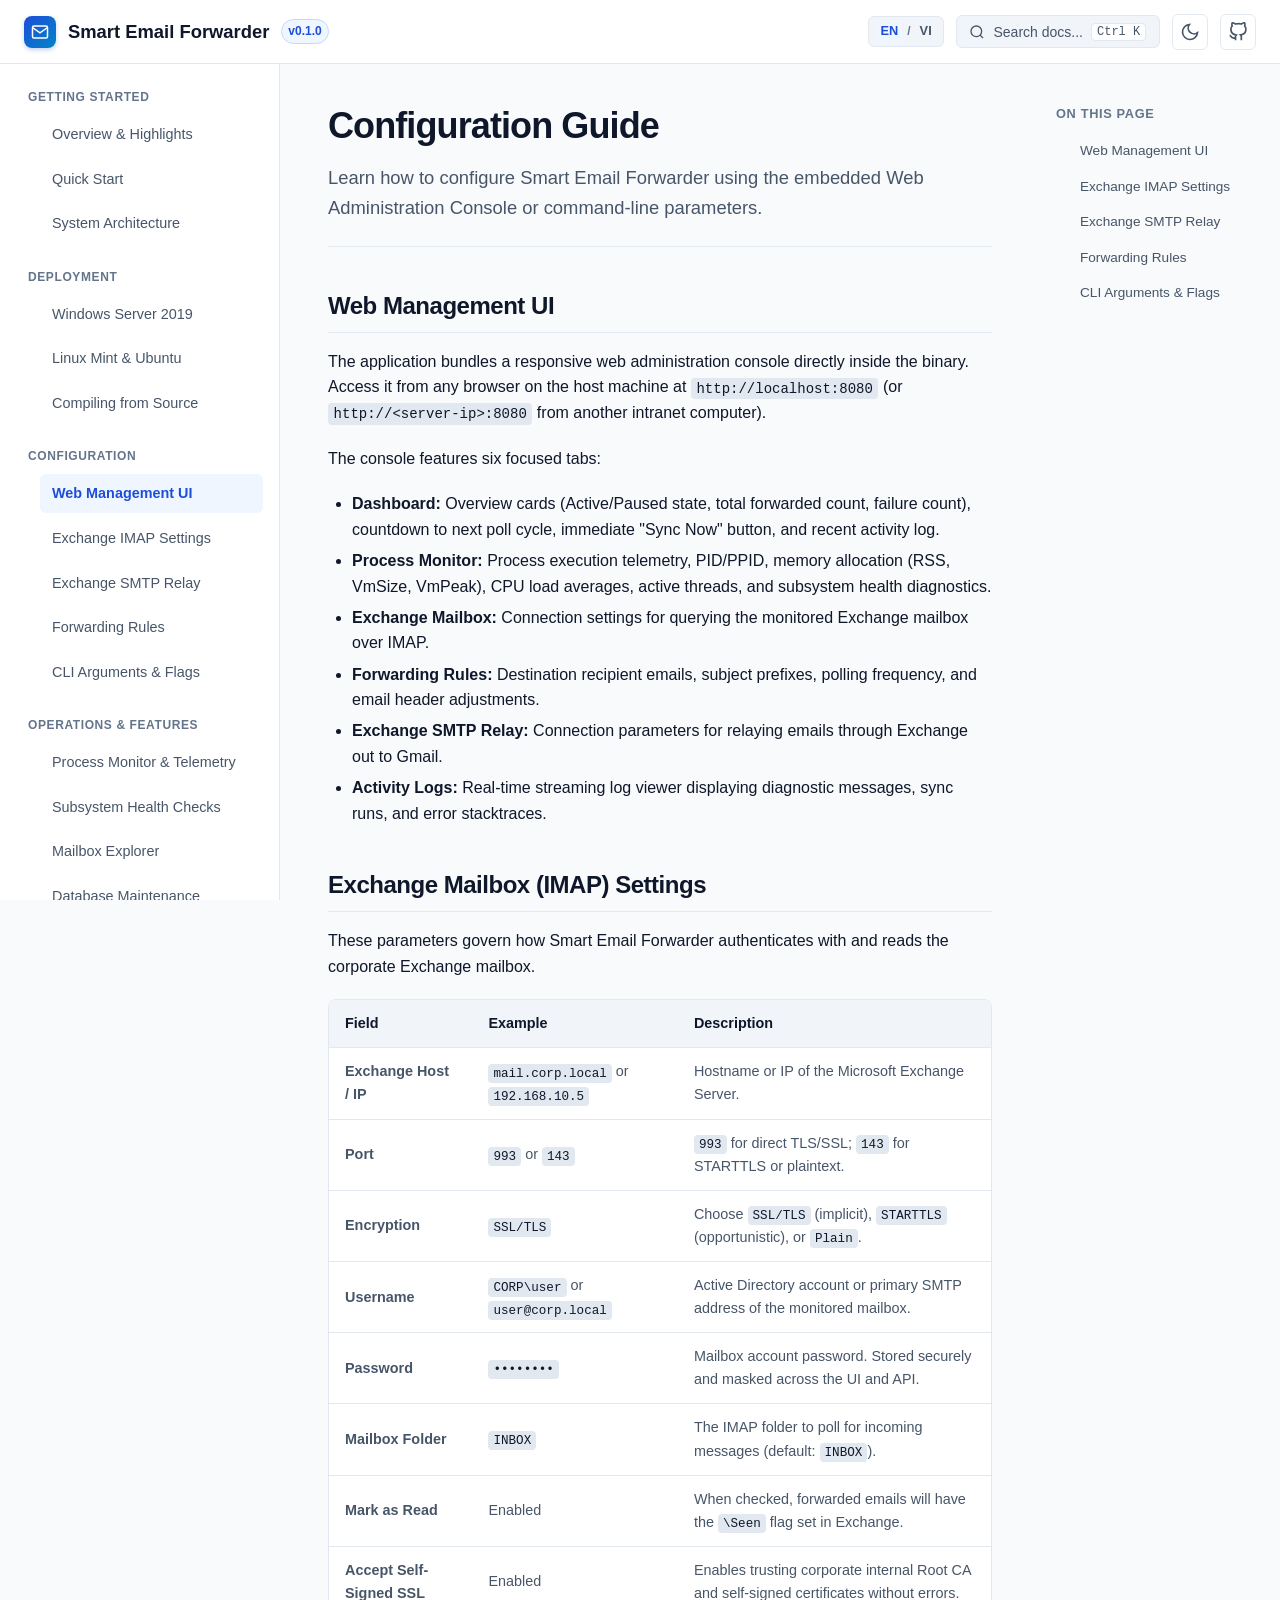
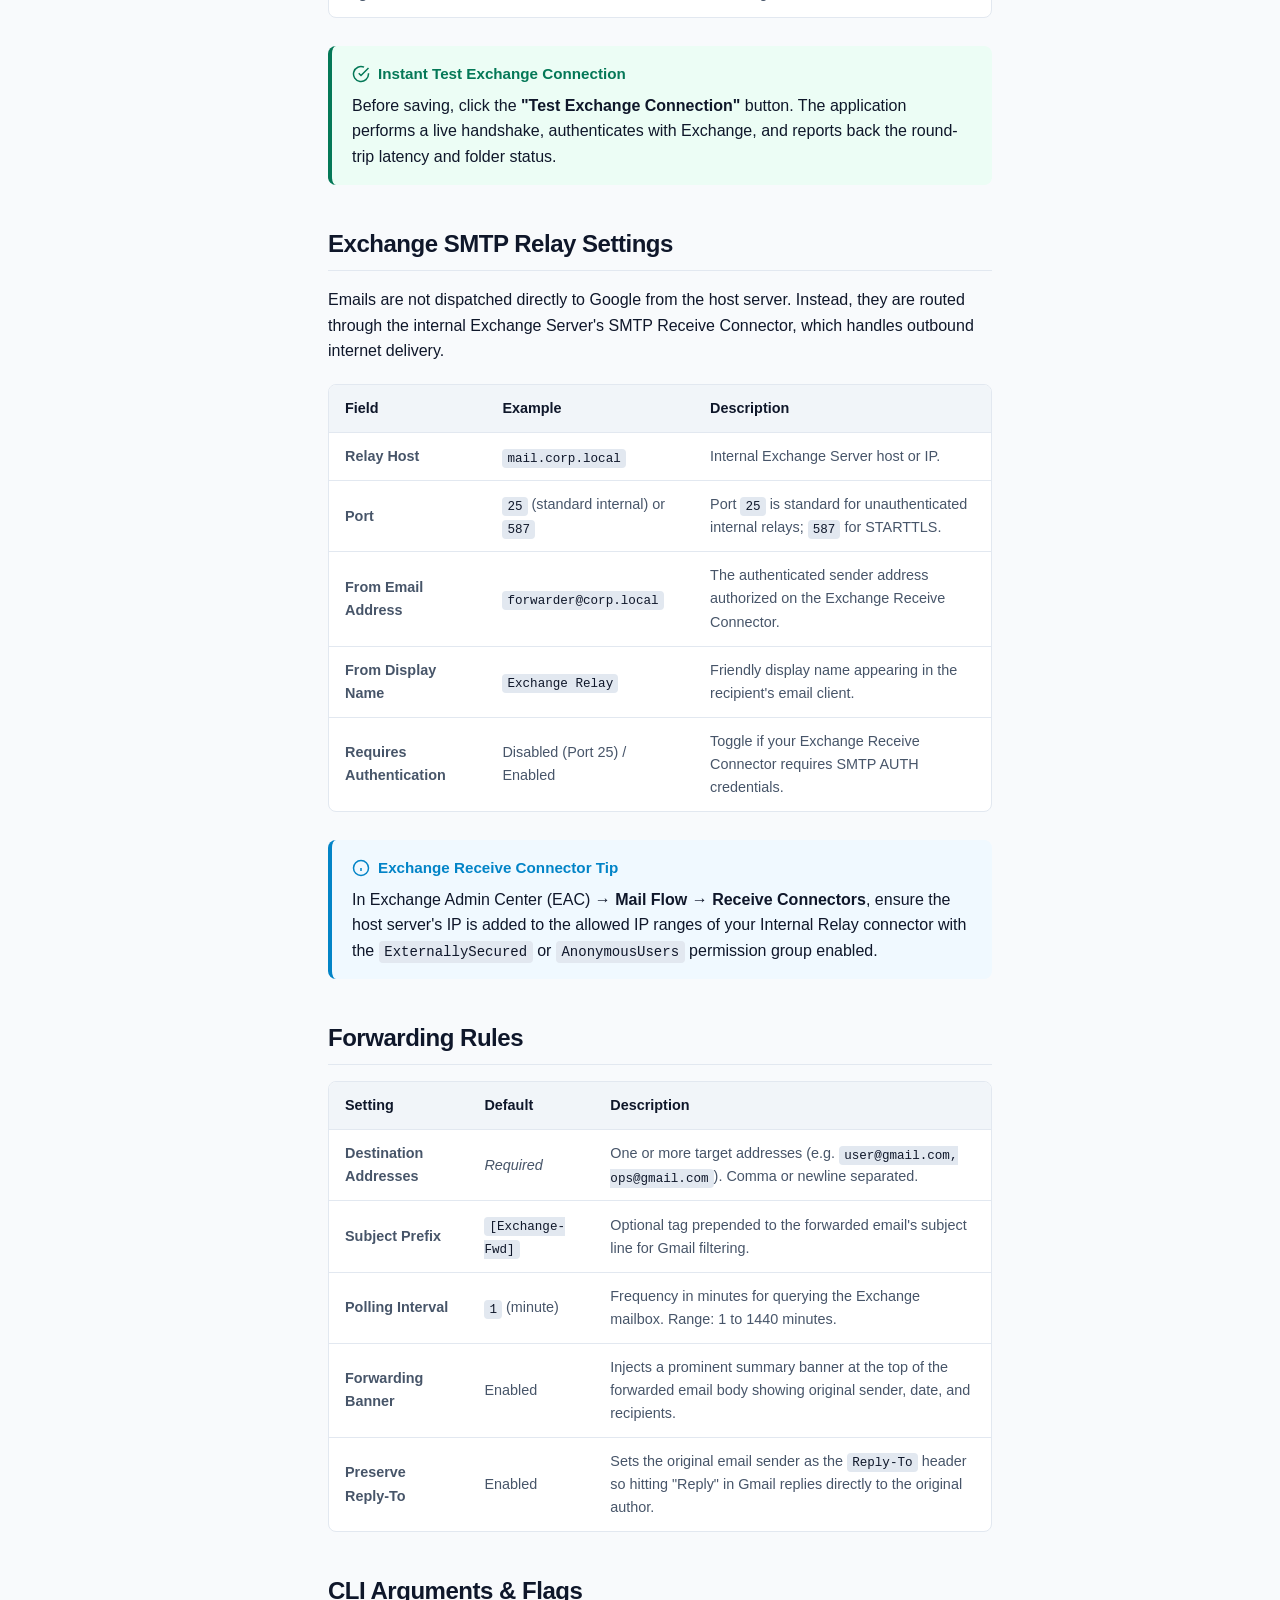
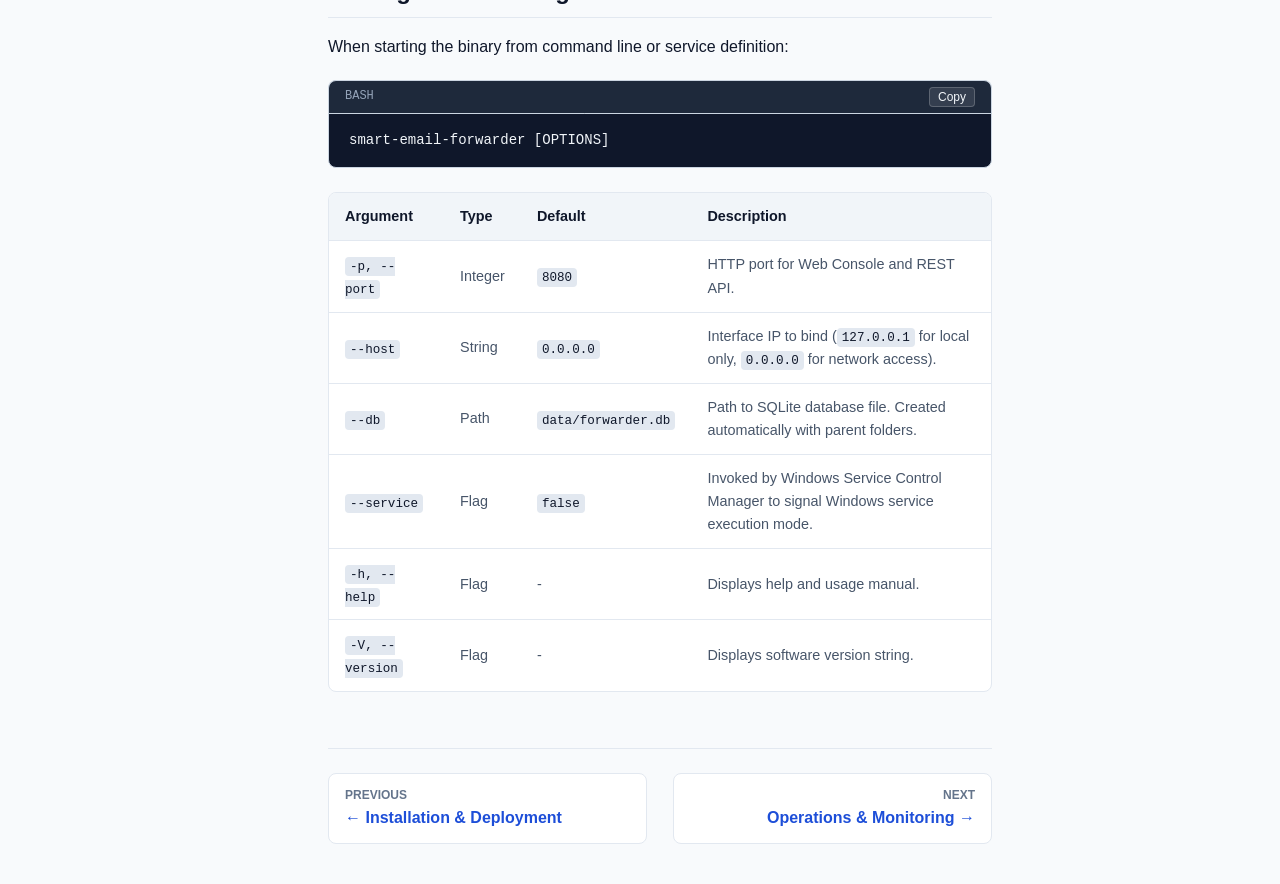
<file: docs/configuration.html>
<!DOCTYPE html>
<html lang="en">
<head>
  <meta charset="UTF-8">
  <meta name="viewport" content="width=device-width, initial-scale=1.0">
  <title>Configuration Guide - Smart Email Forwarder</title>
  <meta name="description" content="Comprehensive guide to configuring Exchange IMAP, SMTP relay, forwarding rules, and CLI arguments in Smart Email Forwarder.">
  <link rel="stylesheet" href="./assets/css/docs.css">
  <link rel="icon" href="data:image/svg+xml,<svg xmlns=%22http://www.w3.org/2000/svg%22 viewBox=%220 0 100 100%22><text y=%22.9em%22 font-size=%2290%22>⚡</text></svg>">
</head>
<body>

  <!-- Header -->
  <header class="docs-header">
    <div style="display: flex; align-items: center; gap: 1rem;">
      <button class="mobile-nav-toggle" id="mobile-nav-toggle" aria-label="Toggle navigation">
        <svg width="20" height="20" viewBox="0 0 24 24" fill="none" stroke="currentColor" stroke-width="2"><line x1="3" y1="12" x2="21" y2="12"/><line x1="3" y1="6" x2="21" y2="6"/><line x1="3" y1="18" x2="21" y2="18"/></svg>
      </button>
      <a href="index.html" class="brand">
        <div class="brand-icon">
          <svg width="18" height="18" viewBox="0 0 24 24" fill="none" stroke="currentColor" stroke-width="2"><path d="M4 4h16c1.1 0 2 .9 2 2v12c0 1.1-.9 2-2 2H4c-1.1 0-2-.9-2-2V6c0-1.1.9-2 2-2z"/><polyline points="22,6 12,13 2,6"/></svg>
        </div>
        <span>Smart Email Forwarder</span>
        <span class="brand-badge">v0.1.0</span>
      </a>
    </div>

    <div class="header-actions">
      <div class="lang-switch">
        <span class="lang-btn active">EN</span>
        <span class="lang-divider">/</span>
        <a href="./vi/configuration.html" class="lang-btn" title="Chuyển sang Tiếng Việt">VI</a>
      </div>
      <button class="search-trigger" id="search-trigger">
        <svg width="16" height="16" viewBox="0 0 24 24" fill="none" stroke="currentColor" stroke-width="2"><circle cx="11" cy="11" r="8"/><line x1="21" y1="21" x2="16.65" y2="16.65"/></svg>
        <span>Search docs...</span>
        <kbd class="search-shortcut">Ctrl K</kbd>
      </button>
      <button class="theme-toggle" id="theme-toggle" aria-label="Toggle theme">
        <svg width="20" height="20" viewBox="0 0 24 24" fill="none" stroke="currentColor" stroke-width="2"><path d="M21 12.79A9 9 0 1 1 11.21 3 7 7 0 0 0 21 12.79z"/></svg>
      </button>
      <a href="https://github.com/anhhtca/smart-email-fowarder" target="_blank" rel="noopener noreferrer" class="theme-toggle" aria-label="GitHub Repository">
        <svg width="20" height="20" viewBox="0 0 24 24" fill="none" stroke="currentColor" stroke-width="2"><path d="M9 19c-5 1.5-5-2.5-7-3m14 6v-3.87a3.37 3.37 0 0 0-.94-2.61c3.14-.35 6.44-1.54 6.44-7A5.44 5.44 0 0 0 20 4.77 5.07 5.07 0 0 0 19.91 1S18.73.65 16 2.48a13.38 13.38 0 0 0-7 0C6.27.65 5.09 1 5.09 1A5.07 5.07 0 0 0 5 4.77a5.44 5.44 0 0 0-1.5 3.78c0 5.42 3.3 6.61 6.44 7A3.37 3.37 0 0 0 9 18.13V22"/></svg>
      </a>
    </div>
  </header>

  <!-- Layout -->
  <div class="docs-layout">
    <!-- Sidebar -->
    <aside class="docs-sidebar">
      <div class="sidebar-section">
        <div class="sidebar-title">Getting Started</div>
        <ul class="sidebar-nav">
          <li><a href="index.html" class="sidebar-link">Overview & Highlights</a></li>
          <li><a href="index.html#quickstart" class="sidebar-link">Quick Start</a></li>
          <li><a href="architecture.html" class="sidebar-link">System Architecture</a></li>
        </ul>
      </div>

      <div class="sidebar-section">
        <div class="sidebar-title">Deployment</div>
        <ul class="sidebar-nav">
          <li><a href="installation.html#windows" class="sidebar-link">Windows Server 2019</a></li>
          <li><a href="installation.html#linux" class="sidebar-link">Linux Mint & Ubuntu</a></li>
          <li><a href="installation.html#build" class="sidebar-link">Compiling from Source</a></li>
        </ul>
      </div>

      <div class="sidebar-section">
        <div class="sidebar-title">Configuration</div>
        <ul class="sidebar-nav">
          <li><a href="configuration.html#webui" class="sidebar-link active">Web Management UI</a></li>
          <li><a href="configuration.html#imap" class="sidebar-link">Exchange IMAP Settings</a></li>
          <li><a href="configuration.html#smtp" class="sidebar-link">Exchange SMTP Relay</a></li>
          <li><a href="configuration.html#forwarding" class="sidebar-link">Forwarding Rules</a></li>
          <li><a href="configuration.html#cli" class="sidebar-link">CLI Arguments & Flags</a></li>
        </ul>
      </div>

      <div class="sidebar-section">
        <div class="sidebar-title">Operations & Features</div>
        <ul class="sidebar-nav">
          <li><a href="operations.html#telemetry" class="sidebar-link">Process Monitor & Telemetry</a></li>
          <li><a href="operations.html#health" class="sidebar-link">Subsystem Health Checks</a></li>
          <li><a href="mailbox-explorer.html" class="sidebar-link">Mailbox Explorer</a></li>
          <li><a href="operations.html#database" class="sidebar-link">Database Maintenance</a></li>
          <li><a href="operations.html#troubleshooting" class="sidebar-link">Troubleshooting Guide</a></li>
        </ul>
      </div>

      <div class="sidebar-section">
        <div class="sidebar-title">Developers</div>
        <ul class="sidebar-nav">
          <li><a href="api.html" class="sidebar-link">REST API Reference</a></li>
        </ul>
      </div>
    </aside>

    <!-- Main Content -->
    <main class="docs-content">
      <h1>Configuration Guide</h1>
      <p class="docs-lead">
        Learn how to configure Smart Email Forwarder using the embedded Web Administration Console or command-line parameters.
      </p>

      <h2 id="webui">Web Management UI</h2>
      <p>
        The application bundles a responsive web administration console directly inside the binary. Access it from any browser on the host machine at <a href="http://localhost:8080" target="_blank"><code>http://localhost:8080</code></a> (or <code>http://&lt;server-ip&gt;:8080</code> from another intranet computer).
      </p>

      <p>The console features six focused tabs:</p>
      <ul>
        <li><strong>Dashboard:</strong> Overview cards (Active/Paused state, total forwarded count, failure count), countdown to next poll cycle, immediate "Sync Now" button, and recent activity log.</li>
        <li><strong>Process Monitor:</strong> Process execution telemetry, PID/PPID, memory allocation (RSS, VmSize, VmPeak), CPU load averages, active threads, and subsystem health diagnostics.</li>
        <li><strong>Exchange Mailbox:</strong> Connection settings for querying the monitored Exchange mailbox over IMAP.</li>
        <li><strong>Forwarding Rules:</strong> Destination recipient emails, subject prefixes, polling frequency, and email header adjustments.</li>
        <li><strong>Exchange SMTP Relay:</strong> Connection parameters for relaying emails through Exchange out to Gmail.</li>
        <li><strong>Activity Logs:</strong> Real-time streaming log viewer displaying diagnostic messages, sync runs, and error stacktraces.</li>
      </ul>

      <h2 id="imap">Exchange Mailbox (IMAP) Settings</h2>
      <p>
        These parameters govern how Smart Email Forwarder authenticates with and reads the corporate Exchange mailbox.
      </p>

      <div class="table-wrapper">
        <table>
          <thead>
            <tr>
              <th>Field</th>
              <th>Example</th>
              <th>Description</th>
            </tr>
          </thead>
          <tbody>
            <tr>
              <td><strong>Exchange Host / IP</strong></td>
              <td><code>mail.corp.local</code> or <code>192.168.10.5</code></td>
              <td>Hostname or IP of the Microsoft Exchange Server.</td>
            </tr>
            <tr>
              <td><strong>Port</strong></td>
              <td><code>993</code> or <code>143</code></td>
              <td><code>993</code> for direct TLS/SSL; <code>143</code> for STARTTLS or plaintext.</td>
            </tr>
            <tr>
              <td><strong>Encryption</strong></td>
              <td><code>SSL/TLS</code></td>
              <td>Choose <code>SSL/TLS</code> (implicit), <code>STARTTLS</code> (opportunistic), or <code>Plain</code>.</td>
            </tr>
            <tr>
              <td><strong>Username</strong></td>
              <td><code>CORP\user</code> or <code>user@corp.local</code></td>
              <td>Active Directory account or primary SMTP address of the monitored mailbox.</td>
            </tr>
            <tr>
              <td><strong>Password</strong></td>
              <td><code>••••••••</code></td>
              <td>Mailbox account password. Stored securely and masked across the UI and API.</td>
            </tr>
            <tr>
              <td><strong>Mailbox Folder</strong></td>
              <td><code>INBOX</code></td>
              <td>The IMAP folder to poll for incoming messages (default: <code>INBOX</code>).</td>
            </tr>
            <tr>
              <td><strong>Mark as Read</strong></td>
              <td>Enabled</td>
              <td>When checked, forwarded emails will have the <code>\Seen</code> flag set in Exchange.</td>
            </tr>
            <tr>
              <td><strong>Accept Self-Signed SSL</strong></td>
              <td>Enabled</td>
              <td>Enables trusting corporate internal Root CA and self-signed certificates without errors.</td>
            </tr>
          </tbody>
        </table>
      </div>

      <div class="callout callout-tip">
        <div class="callout-title">
          <svg width="18" height="18" viewBox="0 0 24 24" fill="none" stroke="currentColor" stroke-width="2"><path d="M22 11.08V12a10 10 0 1 1-5.93-9.14"/><polyline points="22 4 12 14.01 9 11.01"/></svg>
          Instant Test Exchange Connection
        </div>
        <p>Before saving, click the <strong>"Test Exchange Connection"</strong> button. The application performs a live handshake, authenticates with Exchange, and reports back the round-trip latency and folder status.</p>
      </div>

      <h2 id="smtp">Exchange SMTP Relay Settings</h2>
      <p>
        Emails are not dispatched directly to Google from the host server. Instead, they are routed through the internal Exchange Server's SMTP Receive Connector, which handles outbound internet delivery.
      </p>

      <div class="table-wrapper">
        <table>
          <thead>
            <tr>
              <th>Field</th>
              <th>Example</th>
              <th>Description</th>
            </tr>
          </thead>
          <tbody>
            <tr>
              <td><strong>Relay Host</strong></td>
              <td><code>mail.corp.local</code></td>
              <td>Internal Exchange Server host or IP.</td>
            </tr>
            <tr>
              <td><strong>Port</strong></td>
              <td><code>25</code> (standard internal) or <code>587</code></td>
              <td>Port <code>25</code> is standard for unauthenticated internal relays; <code>587</code> for STARTTLS.</td>
            </tr>
            <tr>
              <td><strong>From Email Address</strong></td>
              <td><code>forwarder@corp.local</code></td>
              <td>The authenticated sender address authorized on the Exchange Receive Connector.</td>
            </tr>
            <tr>
              <td><strong>From Display Name</strong></td>
              <td><code>Exchange Relay</code></td>
              <td>Friendly display name appearing in the recipient's email client.</td>
            </tr>
            <tr>
              <td><strong>Requires Authentication</strong></td>
              <td>Disabled (Port 25) / Enabled</td>
              <td>Toggle if your Exchange Receive Connector requires SMTP AUTH credentials.</td>
            </tr>
          </tbody>
        </table>
      </div>

      <div class="callout callout-info">
        <div class="callout-title">
          <svg width="18" height="18" viewBox="0 0 24 24" fill="none" stroke="currentColor" stroke-width="2"><circle cx="12" cy="12" r="10"/><line x1="12" y1="16" x2="12" y2="12"/><line x1="12" y1="8" x2="12.01" y2="8"/></svg>
          Exchange Receive Connector Tip
        </div>
        <p>In Exchange Admin Center (EAC) &rarr; <strong>Mail Flow &rarr; Receive Connectors</strong>, ensure the host server's IP is added to the allowed IP ranges of your Internal Relay connector with the <code>ExternallySecured</code> or <code>AnonymousUsers</code> permission group enabled.</p>
      </div>

      <h2 id="forwarding">Forwarding Rules</h2>
      <div class="table-wrapper">
        <table>
          <thead>
            <tr>
              <th>Setting</th>
              <th>Default</th>
              <th>Description</th>
            </tr>
          </thead>
          <tbody>
            <tr>
              <td><strong>Destination Addresses</strong></td>
              <td><em>Required</em></td>
              <td>One or more target addresses (e.g. <code>user@gmail.com, ops@gmail.com</code>). Comma or newline separated.</td>
            </tr>
            <tr>
              <td><strong>Subject Prefix</strong></td>
              <td><code>[Exchange-Fwd] </code></td>
              <td>Optional tag prepended to the forwarded email's subject line for Gmail filtering.</td>
            </tr>
            <tr>
              <td><strong>Polling Interval</strong></td>
              <td><code>1</code> (minute)</td>
              <td>Frequency in minutes for querying the Exchange mailbox. Range: 1 to 1440 minutes.</td>
            </tr>
            <tr>
              <td><strong>Forwarding Banner</strong></td>
              <td>Enabled</td>
              <td>Injects a prominent summary banner at the top of the forwarded email body showing original sender, date, and recipients.</td>
            </tr>
            <tr>
              <td><strong>Preserve Reply-To</strong></td>
              <td>Enabled</td>
              <td>Sets the original email sender as the <code>Reply-To</code> header so hitting "Reply" in Gmail replies directly to the original author.</td>
            </tr>
          </tbody>
        </table>
      </div>

      <h2 id="cli">CLI Arguments &amp; Flags</h2>
      <p>When starting the binary from command line or service definition:</p>

      <pre><code class="language-bash">smart-email-forwarder [OPTIONS]</code></pre>

      <div class="table-wrapper">
        <table>
          <thead>
            <tr>
              <th>Argument</th>
              <th>Type</th>
              <th>Default</th>
              <th>Description</th>
            </tr>
          </thead>
          <tbody>
            <tr>
              <td><code>-p, --port</code></td>
              <td>Integer</td>
              <td><code>8080</code></td>
              <td>HTTP port for Web Console and REST API.</td>
            </tr>
            <tr>
              <td><code>--host</code></td>
              <td>String</td>
              <td><code>0.0.0.0</code></td>
              <td>Interface IP to bind (<code>127.0.0.1</code> for local only, <code>0.0.0.0</code> for network access).</td>
            </tr>
            <tr>
              <td><code>--db</code></td>
              <td>Path</td>
              <td><code>data/forwarder.db</code></td>
              <td>Path to SQLite database file. Created automatically with parent folders.</td>
            </tr>
            <tr>
              <td><code>--service</code></td>
              <td>Flag</td>
              <td><code>false</code></td>
              <td>Invoked by Windows Service Control Manager to signal Windows service execution mode.</td>
            </tr>
            <tr>
              <td><code>-h, --help</code></td>
              <td>Flag</td>
              <td>-</td>
              <td>Displays help and usage manual.</td>
            </tr>
            <tr>
              <td><code>-V, --version</code></td>
              <td>Flag</td>
              <td>-</td>
              <td>Displays software version string.</td>
            </tr>
          </tbody>
        </table>
      </div>

      <div class="page-nav-footer">
        <a href="installation.html" class="page-nav-btn">
          <span class="page-nav-label">Previous</span>
          <span class="page-nav-title">&larr; Installation & Deployment</span>
        </a>
        <a href="operations.html" class="page-nav-btn" style="text-align: right;">
          <span class="page-nav-label">Next</span>
          <span class="page-nav-title">Operations & Monitoring &rarr;</span>
        </a>
      </div>
    </main>

    <!-- Table of Contents -->
    <aside class="docs-toc">
      <div class="toc-title">On this page</div>
      <ul class="toc-nav">
        <li><a href="#webui">Web Management UI</a></li>
        <li><a href="#imap">Exchange IMAP Settings</a></li>
        <li><a href="#smtp">Exchange SMTP Relay</a></li>
        <li><a href="#forwarding">Forwarding Rules</a></li>
        <li><a href="#cli">CLI Arguments & Flags</a></li>
      </ul>
    </aside>
  </div>

  <!-- Search Modal -->
  <div class="search-modal" id="search-modal">
    <div class="search-dialog">
      <div class="search-input-box">
        <svg width="20" height="20" viewBox="0 0 24 24" fill="none" stroke="currentColor" stroke-width="2"><circle cx="11" cy="11" r="8"/><line x1="21" y1="21" x2="16.65" y2="16.65"/></svg>
        <input type="text" id="search-input" placeholder="Type keywords to search..." autocomplete="off">
        <kbd class="search-shortcut">ESC</kbd>
      </div>
      <div class="search-results" id="search-results"></div>
    </div>
  </div>

  <script src="./assets/js/docs.js"></script>
</body>
</html>
</file>
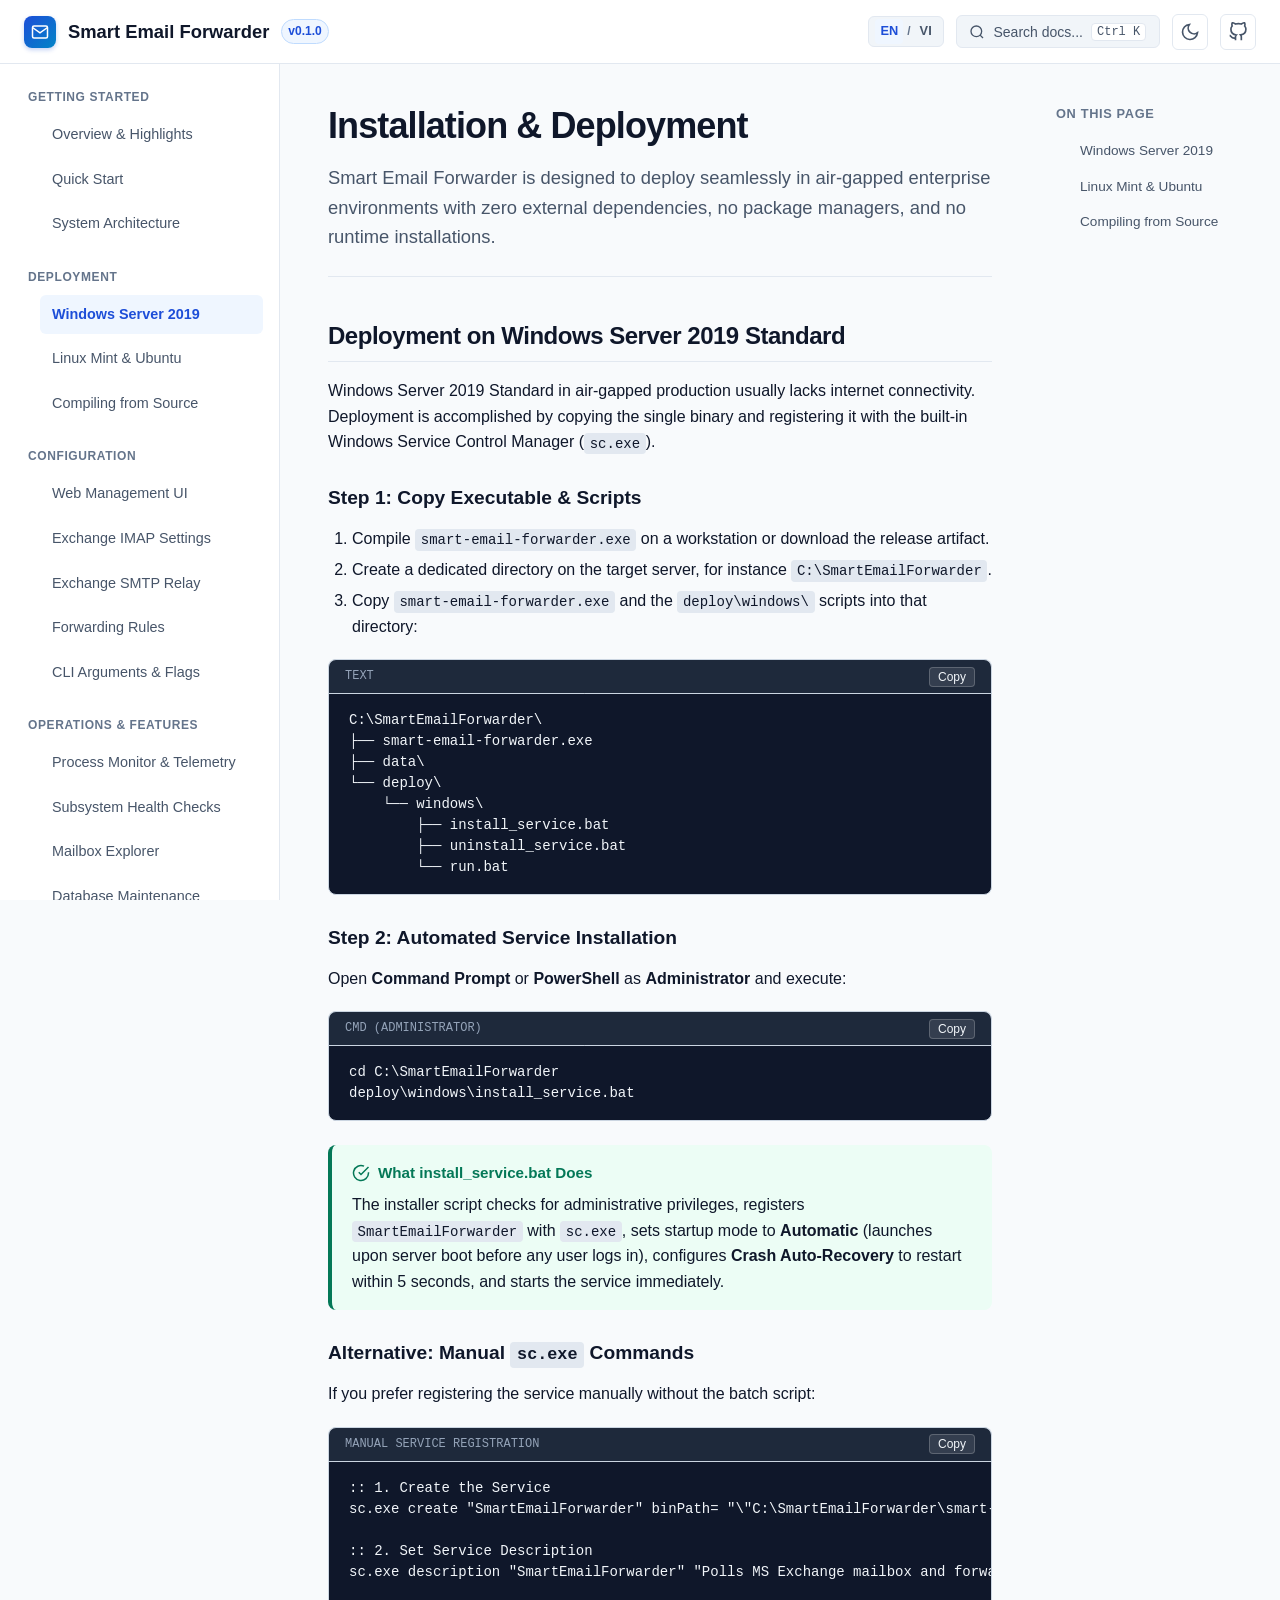
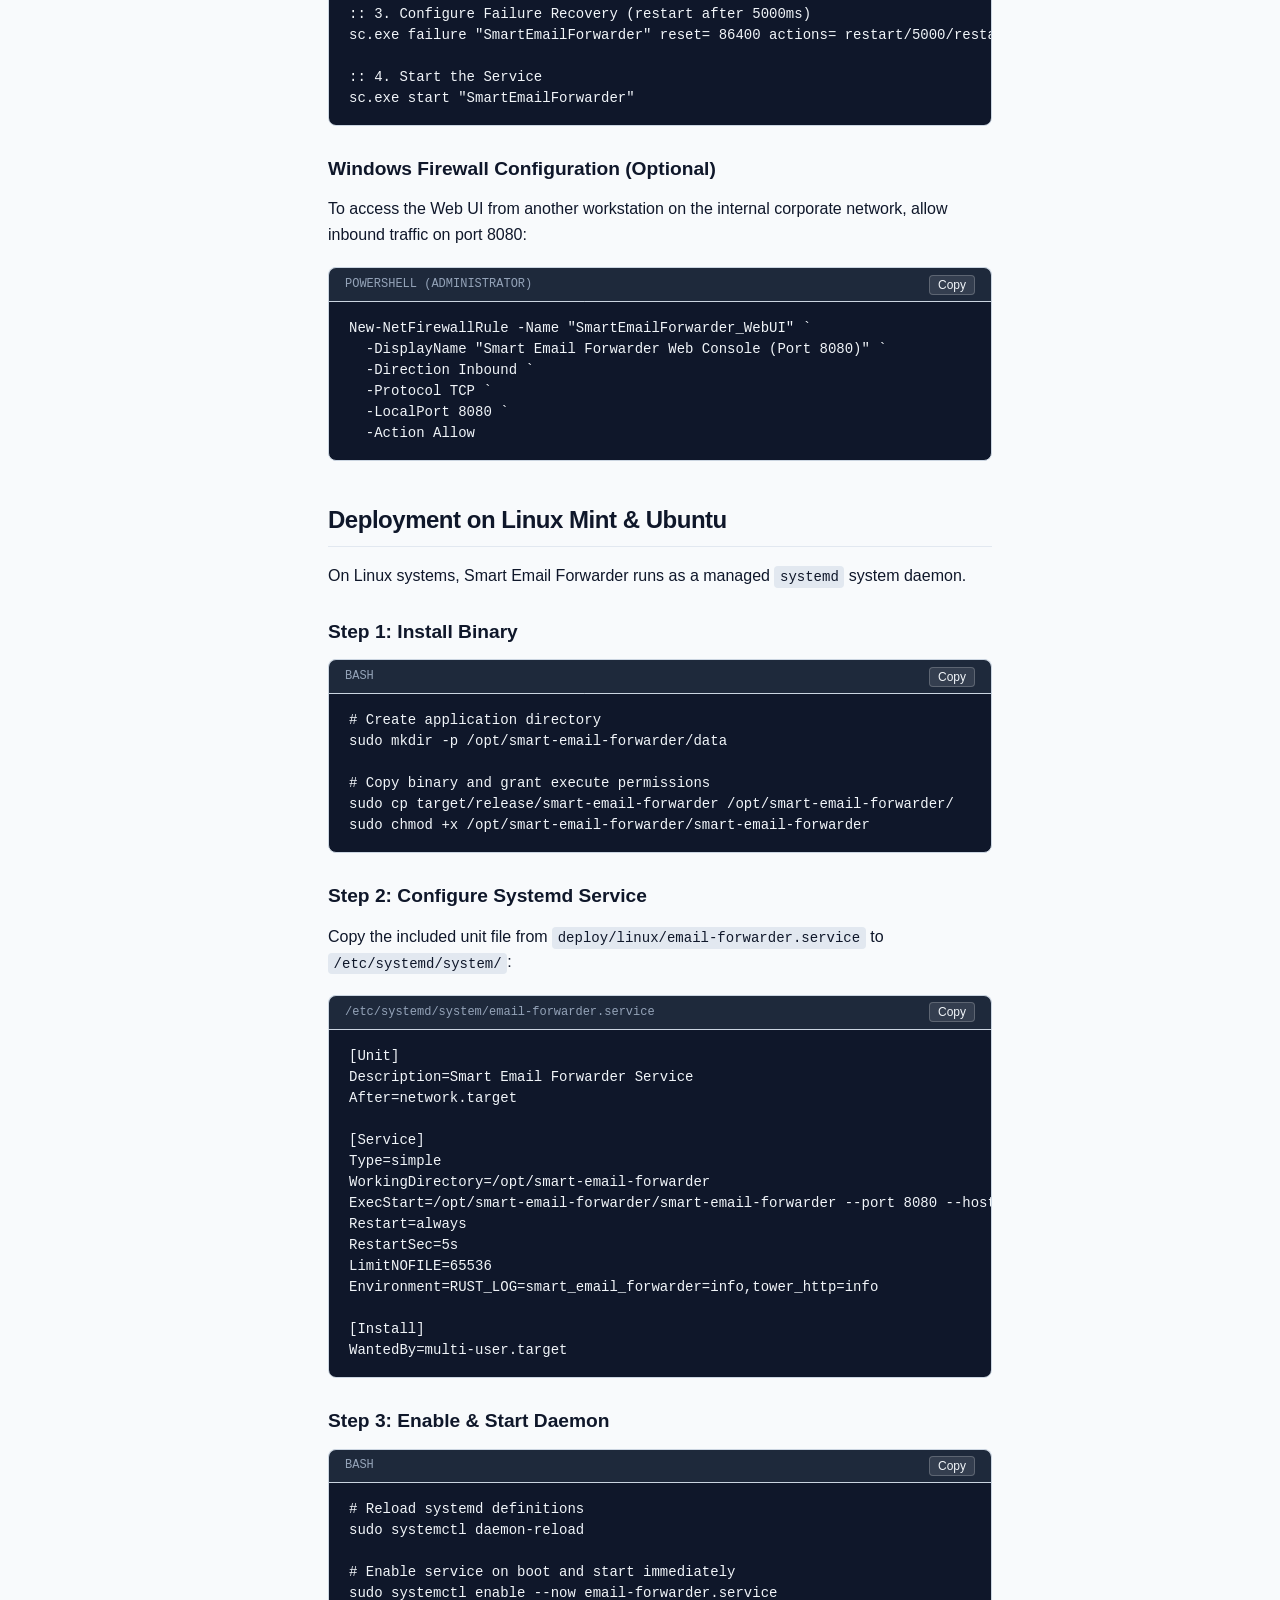
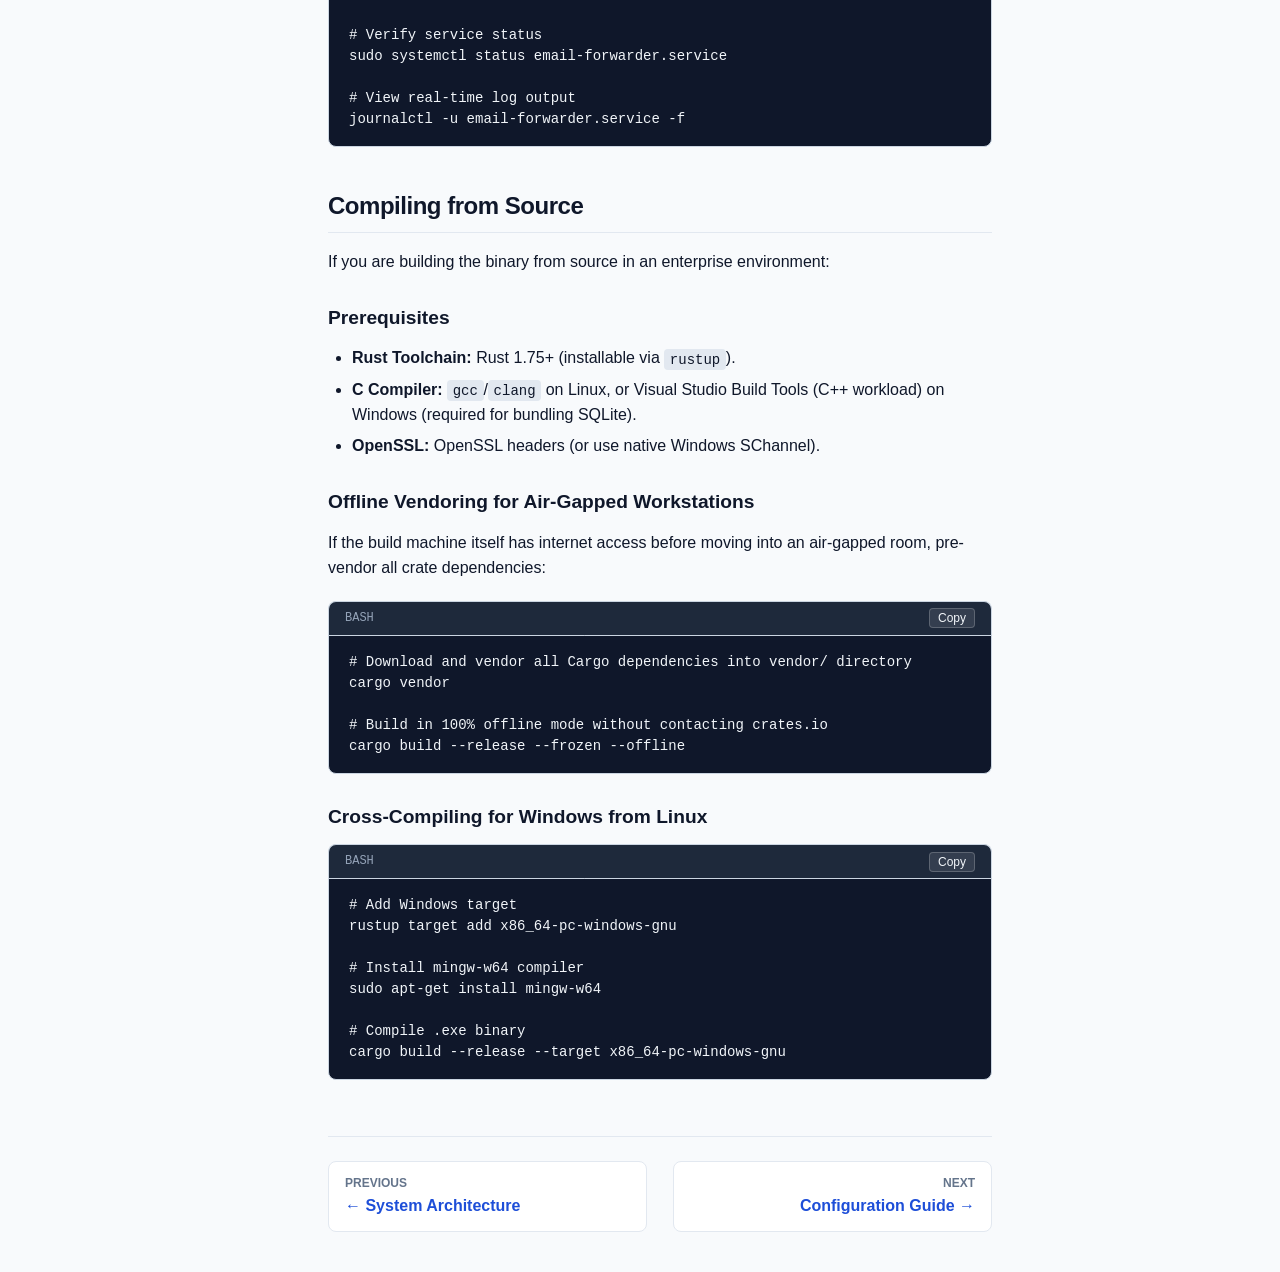
<file: docs/installation.html>
<!DOCTYPE html>
<html lang="en">
<head>
  <meta charset="UTF-8">
  <meta name="viewport" content="width=device-width, initial-scale=1.0">
  <title>Installation & Deployment - Smart Email Forwarder</title>
  <meta name="description" content="Step-by-step production deployment guides for Windows Server 2019 Standard and Linux Mint in offline air-gapped environments.">
  <link rel="stylesheet" href="./assets/css/docs.css">
  <link rel="icon" href="data:image/svg+xml,<svg xmlns=%22http://www.w3.org/2000/svg%22 viewBox=%220 0 100 100%22><text y=%22.9em%22 font-size=%2290%22>⚡</text></svg>">
</head>
<body>

  <!-- Header -->
  <header class="docs-header">
    <div style="display: flex; align-items: center; gap: 1rem;">
      <button class="mobile-nav-toggle" id="mobile-nav-toggle" aria-label="Toggle navigation">
        <svg width="20" height="20" viewBox="0 0 24 24" fill="none" stroke="currentColor" stroke-width="2"><line x1="3" y1="12" x2="21" y2="12"/><line x1="3" y1="6" x2="21" y2="6"/><line x1="3" y1="18" x2="21" y2="18"/></svg>
      </button>
      <a href="index.html" class="brand">
        <div class="brand-icon">
          <svg width="18" height="18" viewBox="0 0 24 24" fill="none" stroke="currentColor" stroke-width="2"><path d="M4 4h16c1.1 0 2 .9 2 2v12c0 1.1-.9 2-2 2H4c-1.1 0-2-.9-2-2V6c0-1.1.9-2 2-2z"/><polyline points="22,6 12,13 2,6"/></svg>
        </div>
        <span>Smart Email Forwarder</span>
        <span class="brand-badge">v0.1.0</span>
      </a>
    </div>

    <div class="header-actions">
      <div class="lang-switch">
        <span class="lang-btn active">EN</span>
        <span class="lang-divider">/</span>
        <a href="./vi/installation.html" class="lang-btn" title="Chuyển sang Tiếng Việt">VI</a>
      </div>
      <button class="search-trigger" id="search-trigger">
        <svg width="16" height="16" viewBox="0 0 24 24" fill="none" stroke="currentColor" stroke-width="2"><circle cx="11" cy="11" r="8"/><line x1="21" y1="21" x2="16.65" y2="16.65"/></svg>
        <span>Search docs...</span>
        <kbd class="search-shortcut">Ctrl K</kbd>
      </button>
      <button class="theme-toggle" id="theme-toggle" aria-label="Toggle theme">
        <svg width="20" height="20" viewBox="0 0 24 24" fill="none" stroke="currentColor" stroke-width="2"><path d="M21 12.79A9 9 0 1 1 11.21 3 7 7 0 0 0 21 12.79z"/></svg>
      </button>
      <a href="https://github.com/anhhtca/smart-email-fowarder" target="_blank" rel="noopener noreferrer" class="theme-toggle" aria-label="GitHub Repository">
        <svg width="20" height="20" viewBox="0 0 24 24" fill="none" stroke="currentColor" stroke-width="2"><path d="M9 19c-5 1.5-5-2.5-7-3m14 6v-3.87a3.37 3.37 0 0 0-.94-2.61c3.14-.35 6.44-1.54 6.44-7A5.44 5.44 0 0 0 20 4.77 5.07 5.07 0 0 0 19.91 1S18.73.65 16 2.48a13.38 13.38 0 0 0-7 0C6.27.65 5.09 1 5.09 1A5.07 5.07 0 0 0 5 4.77a5.44 5.44 0 0 0-1.5 3.78c0 5.42 3.3 6.61 6.44 7A3.37 3.37 0 0 0 9 18.13V22"/></svg>
      </a>
    </div>
  </header>

  <!-- Layout -->
  <div class="docs-layout">
    <!-- Sidebar -->
    <aside class="docs-sidebar">
      <div class="sidebar-section">
        <div class="sidebar-title">Getting Started</div>
        <ul class="sidebar-nav">
          <li><a href="index.html" class="sidebar-link">Overview & Highlights</a></li>
          <li><a href="index.html#quickstart" class="sidebar-link">Quick Start</a></li>
          <li><a href="architecture.html" class="sidebar-link">System Architecture</a></li>
        </ul>
      </div>

      <div class="sidebar-section">
        <div class="sidebar-title">Deployment</div>
        <ul class="sidebar-nav">
          <li><a href="installation.html#windows" class="sidebar-link active">Windows Server 2019</a></li>
          <li><a href="installation.html#linux" class="sidebar-link">Linux Mint & Ubuntu</a></li>
          <li><a href="installation.html#build" class="sidebar-link">Compiling from Source</a></li>
        </ul>
      </div>

      <div class="sidebar-section">
        <div class="sidebar-title">Configuration</div>
        <ul class="sidebar-nav">
          <li><a href="configuration.html#webui" class="sidebar-link">Web Management UI</a></li>
          <li><a href="configuration.html#imap" class="sidebar-link">Exchange IMAP Settings</a></li>
          <li><a href="configuration.html#smtp" class="sidebar-link">Exchange SMTP Relay</a></li>
          <li><a href="configuration.html#forwarding" class="sidebar-link">Forwarding Rules</a></li>
          <li><a href="configuration.html#cli" class="sidebar-link">CLI Arguments & Flags</a></li>
        </ul>
      </div>

      <div class="sidebar-section">
        <div class="sidebar-title">Operations & Features</div>
        <ul class="sidebar-nav">
          <li><a href="operations.html#telemetry" class="sidebar-link">Process Monitor & Telemetry</a></li>
          <li><a href="operations.html#health" class="sidebar-link">Subsystem Health Checks</a></li>
          <li><a href="mailbox-explorer.html" class="sidebar-link">Mailbox Explorer</a></li>
          <li><a href="operations.html#database" class="sidebar-link">Database Maintenance</a></li>
          <li><a href="operations.html#troubleshooting" class="sidebar-link">Troubleshooting Guide</a></li>
        </ul>
      </div>

      <div class="sidebar-section">
        <div class="sidebar-title">Developers</div>
        <ul class="sidebar-nav">
          <li><a href="api.html" class="sidebar-link">REST API Reference</a></li>
        </ul>
      </div>
    </aside>

    <!-- Main Content -->
    <main class="docs-content">
      <h1>Installation &amp; Deployment</h1>
      <p class="docs-lead">
        Smart Email Forwarder is designed to deploy seamlessly in air-gapped enterprise environments with zero external dependencies, no package managers, and no runtime installations.
      </p>

      <h2 id="windows">Deployment on Windows Server 2019 Standard</h2>
      <p>
        Windows Server 2019 Standard in air-gapped production usually lacks internet connectivity. Deployment is accomplished by copying the single binary and registering it with the built-in Windows Service Control Manager (<code>sc.exe</code>).
      </p>

      <h3>Step 1: Copy Executable &amp; Scripts</h3>
      <ol>
        <li>Compile <code>smart-email-forwarder.exe</code> on a workstation or download the release artifact.</li>
        <li>Create a dedicated directory on the target server, for instance <code>C:\SmartEmailForwarder</code>.</li>
        <li>Copy <code>smart-email-forwarder.exe</code> and the <code>deploy\windows\</code> scripts into that directory:</li>
      </ol>

      <pre><code class="language-text">C:\SmartEmailForwarder\
├── smart-email-forwarder.exe
├── data\
└── deploy\
    └── windows\
        ├── install_service.bat
        ├── uninstall_service.bat
        └── run.bat</code></pre>

      <h3>Step 2: Automated Service Installation</h3>
      <p>
        Open <strong>Command Prompt</strong> or <strong>PowerShell</strong> as <strong>Administrator</strong> and execute:
      </p>

      <div class="code-wrapper">
        <div class="code-header">
          <span>CMD (ADMINISTRATOR)</span>
          <button class="copy-btn">Copy</button>
        </div>
        <pre><code class="language-cmd">cd C:\SmartEmailForwarder
deploy\windows\install_service.bat</code></pre>
      </div>

      <div class="callout callout-tip">
        <div class="callout-title">
          <svg width="18" height="18" viewBox="0 0 24 24" fill="none" stroke="currentColor" stroke-width="2"><path d="M22 11.08V12a10 10 0 1 1-5.93-9.14"/><polyline points="22 4 12 14.01 9 11.01"/></svg>
          What install_service.bat Does
        </div>
        <p>The installer script checks for administrative privileges, registers <code>SmartEmailForwarder</code> with <code>sc.exe</code>, sets startup mode to <strong>Automatic</strong> (launches upon server boot before any user logs in), configures <strong>Crash Auto-Recovery</strong> to restart within 5 seconds, and starts the service immediately.</p>
      </div>

      <h3>Alternative: Manual <code>sc.exe</code> Commands</h3>
      <p>If you prefer registering the service manually without the batch script:</p>

      <div class="code-wrapper">
        <div class="code-header">
          <span>MANUAL SERVICE REGISTRATION</span>
          <button class="copy-btn">Copy</button>
        </div>
        <pre><code class="language-cmd">:: 1. Create the Service
sc.exe create "SmartEmailForwarder" binPath= "\"C:\SmartEmailForwarder\smart-email-forwarder.exe\" --service" start= auto DisplayName= "Smart Email Forwarder"

:: 2. Set Service Description
sc.exe description "SmartEmailForwarder" "Polls MS Exchange mailbox and forwards emails to Gmail via internal Exchange relay."

:: 3. Configure Failure Recovery (restart after 5000ms)
sc.exe failure "SmartEmailForwarder" reset= 86400 actions= restart/5000/restart/5000/restart/5000

:: 4. Start the Service
sc.exe start "SmartEmailForwarder"</code></pre>
      </div>

      <h3>Windows Firewall Configuration (Optional)</h3>
      <p>To access the Web UI from another workstation on the internal corporate network, allow inbound traffic on port 8080:</p>

      <div class="code-wrapper">
        <div class="code-header">
          <span>POWERSHELL (ADMINISTRATOR)</span>
          <button class="copy-btn">Copy</button>
        </div>
        <pre><code class="language-powershell">New-NetFirewallRule -Name "SmartEmailForwarder_WebUI" `
  -DisplayName "Smart Email Forwarder Web Console (Port 8080)" `
  -Direction Inbound `
  -Protocol TCP `
  -LocalPort 8080 `
  -Action Allow</code></pre>
      </div>

      <h2 id="linux">Deployment on Linux Mint &amp; Ubuntu</h2>
      <p>On Linux systems, Smart Email Forwarder runs as a managed <code>systemd</code> system daemon.</p>

      <h3>Step 1: Install Binary</h3>
      <div class="code-wrapper">
        <div class="code-header">
          <span>BASH</span>
          <button class="copy-btn">Copy</button>
        </div>
        <pre><code class="language-bash"># Create application directory
sudo mkdir -p /opt/smart-email-forwarder/data

# Copy binary and grant execute permissions
sudo cp target/release/smart-email-forwarder /opt/smart-email-forwarder/
sudo chmod +x /opt/smart-email-forwarder/smart-email-forwarder</code></pre>
      </div>

      <h3>Step 2: Configure Systemd Service</h3>
      <p>Copy the included unit file from <code>deploy/linux/email-forwarder.service</code> to <code>/etc/systemd/system/</code>:</p>

      <div class="code-wrapper">
        <div class="code-header">
          <span>/etc/systemd/system/email-forwarder.service</span>
          <button class="copy-btn">Copy</button>
        </div>
        <pre><code class="language-ini">[Unit]
Description=Smart Email Forwarder Service
After=network.target

[Service]
Type=simple
WorkingDirectory=/opt/smart-email-forwarder
ExecStart=/opt/smart-email-forwarder/smart-email-forwarder --port 8080 --host 0.0.0.0 --db /opt/smart-email-forwarder/data/forwarder.db
Restart=always
RestartSec=5s
LimitNOFILE=65536
Environment=RUST_LOG=smart_email_forwarder=info,tower_http=info

[Install]
WantedBy=multi-user.target</code></pre>
      </div>

      <h3>Step 3: Enable &amp; Start Daemon</h3>
      <div class="code-wrapper">
        <div class="code-header">
          <span>BASH</span>
          <button class="copy-btn">Copy</button>
        </div>
        <pre><code class="language-bash"># Reload systemd definitions
sudo systemctl daemon-reload

# Enable service on boot and start immediately
sudo systemctl enable --now email-forwarder.service

# Verify service status
sudo systemctl status email-forwarder.service

# View real-time log output
journalctl -u email-forwarder.service -f</code></pre>
      </div>

      <h2 id="build">Compiling from Source</h2>
      <p>If you are building the binary from source in an enterprise environment:</p>

      <h3>Prerequisites</h3>
      <ul>
        <li><strong>Rust Toolchain:</strong> Rust 1.75+ (installable via <code>rustup</code>).</li>
        <li><strong>C Compiler:</strong> <code>gcc</code>/<code>clang</code> on Linux, or Visual Studio Build Tools (C++ workload) on Windows (required for bundling SQLite).</li>
        <li><strong>OpenSSL:</strong> OpenSSL headers (or use native Windows SChannel).</li>
      </ul>

      <h3>Offline Vendoring for Air-Gapped Workstations</h3>
      <p>If the build machine itself has internet access before moving into an air-gapped room, pre-vendor all crate dependencies:</p>

      <div class="code-wrapper">
        <div class="code-header">
          <span>BASH</span>
          <button class="copy-btn">Copy</button>
        </div>
        <pre><code class="language-bash"># Download and vendor all Cargo dependencies into vendor/ directory
cargo vendor

# Build in 100% offline mode without contacting crates.io
cargo build --release --frozen --offline</code></pre>
      </div>

      <h3>Cross-Compiling for Windows from Linux</h3>
      <pre><code class="language-bash"># Add Windows target
rustup target add x86_64-pc-windows-gnu

# Install mingw-w64 compiler
sudo apt-get install mingw-w64

# Compile .exe binary
cargo build --release --target x86_64-pc-windows-gnu</code></pre>

      <div class="page-nav-footer">
        <a href="architecture.html" class="page-nav-btn">
          <span class="page-nav-label">Previous</span>
          <span class="page-nav-title">&larr; System Architecture</span>
        </a>
        <a href="configuration.html" class="page-nav-btn" style="text-align: right;">
          <span class="page-nav-label">Next</span>
          <span class="page-nav-title">Configuration Guide &rarr;</span>
        </a>
      </div>
    </main>

    <!-- Table of Contents -->
    <aside class="docs-toc">
      <div class="toc-title">On this page</div>
      <ul class="toc-nav">
        <li><a href="#windows">Windows Server 2019</a></li>
        <li><a href="#linux">Linux Mint & Ubuntu</a></li>
        <li><a href="#build">Compiling from Source</a></li>
      </ul>
    </aside>
  </div>

  <!-- Search Modal -->
  <div class="search-modal" id="search-modal">
    <div class="search-dialog">
      <div class="search-input-box">
        <svg width="20" height="20" viewBox="0 0 24 24" fill="none" stroke="currentColor" stroke-width="2"><circle cx="11" cy="11" r="8"/><line x1="21" y1="21" x2="16.65" y2="16.65"/></svg>
        <input type="text" id="search-input" placeholder="Type keywords to search..." autocomplete="off">
        <kbd class="search-shortcut">ESC</kbd>
      </div>
      <div class="search-results" id="search-results"></div>
    </div>
  </div>

  <script src="./assets/js/docs.js"></script>
</body>
</html>
</file>
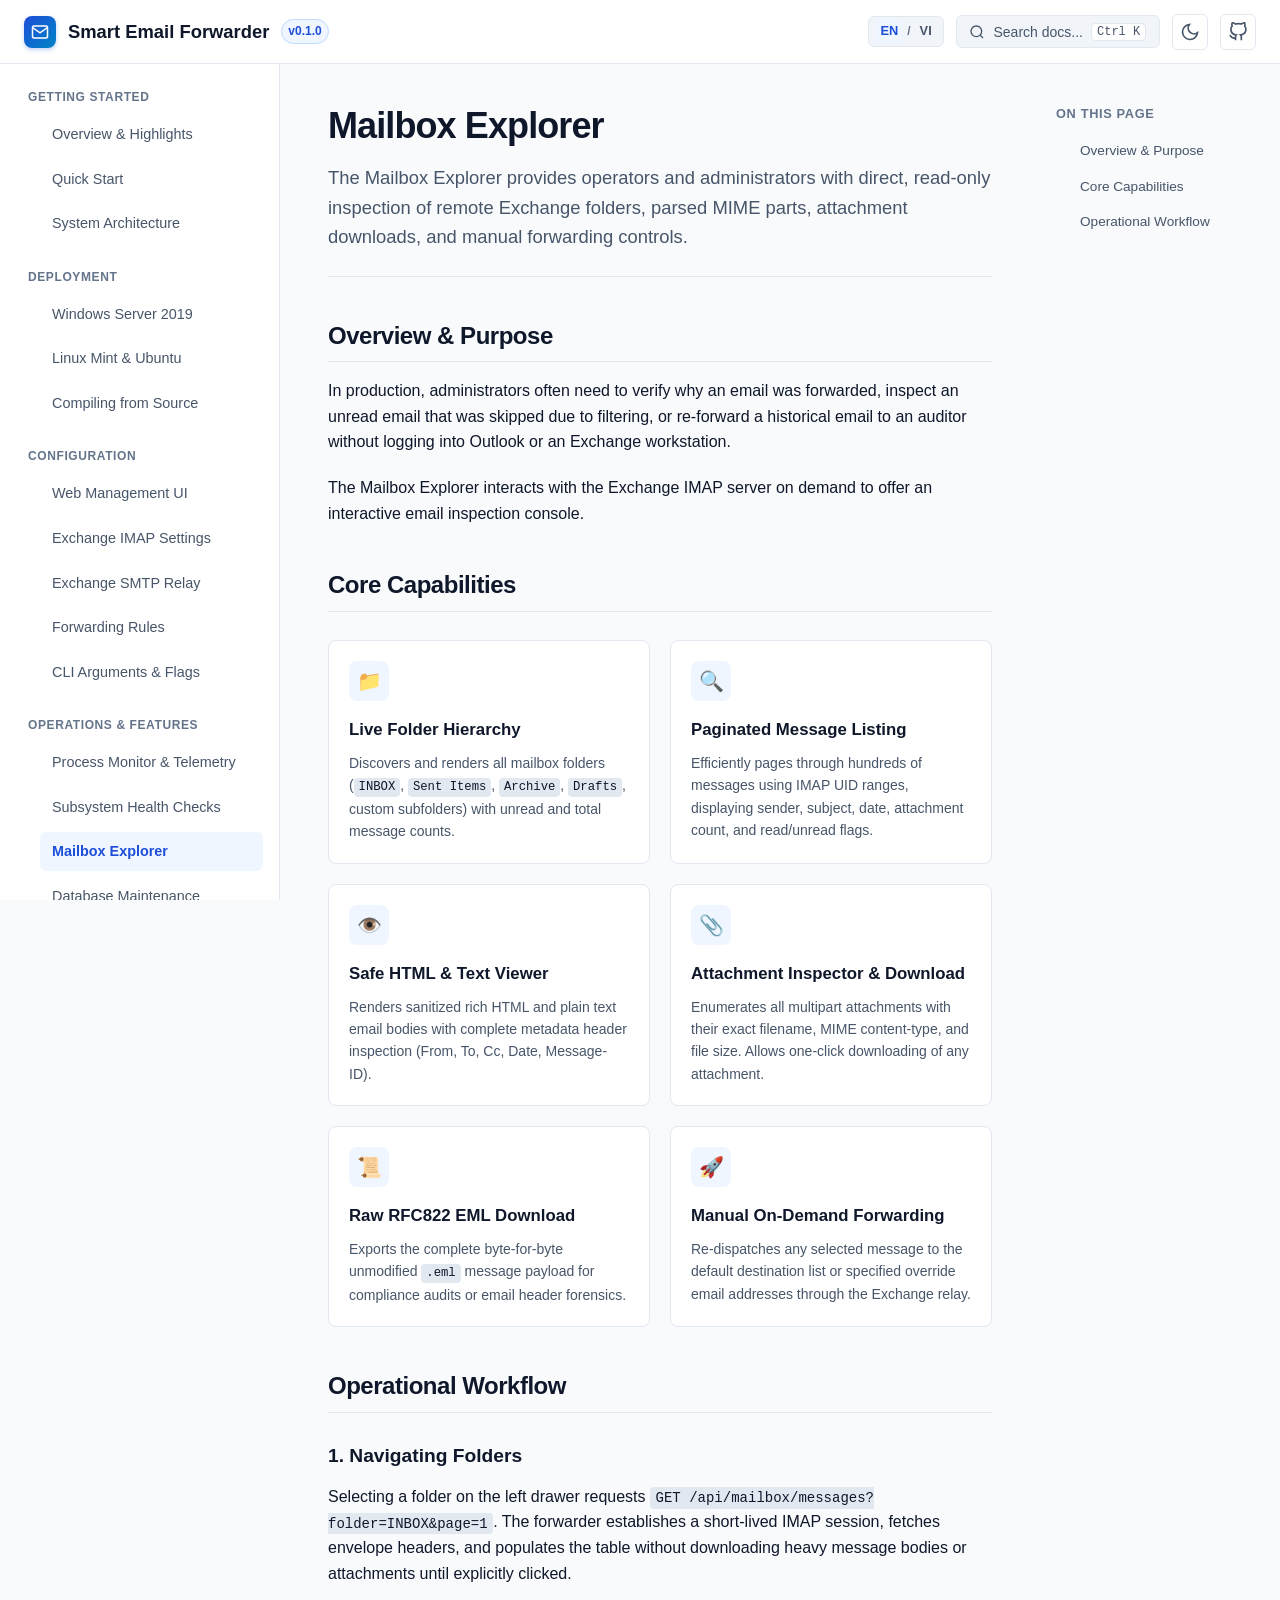
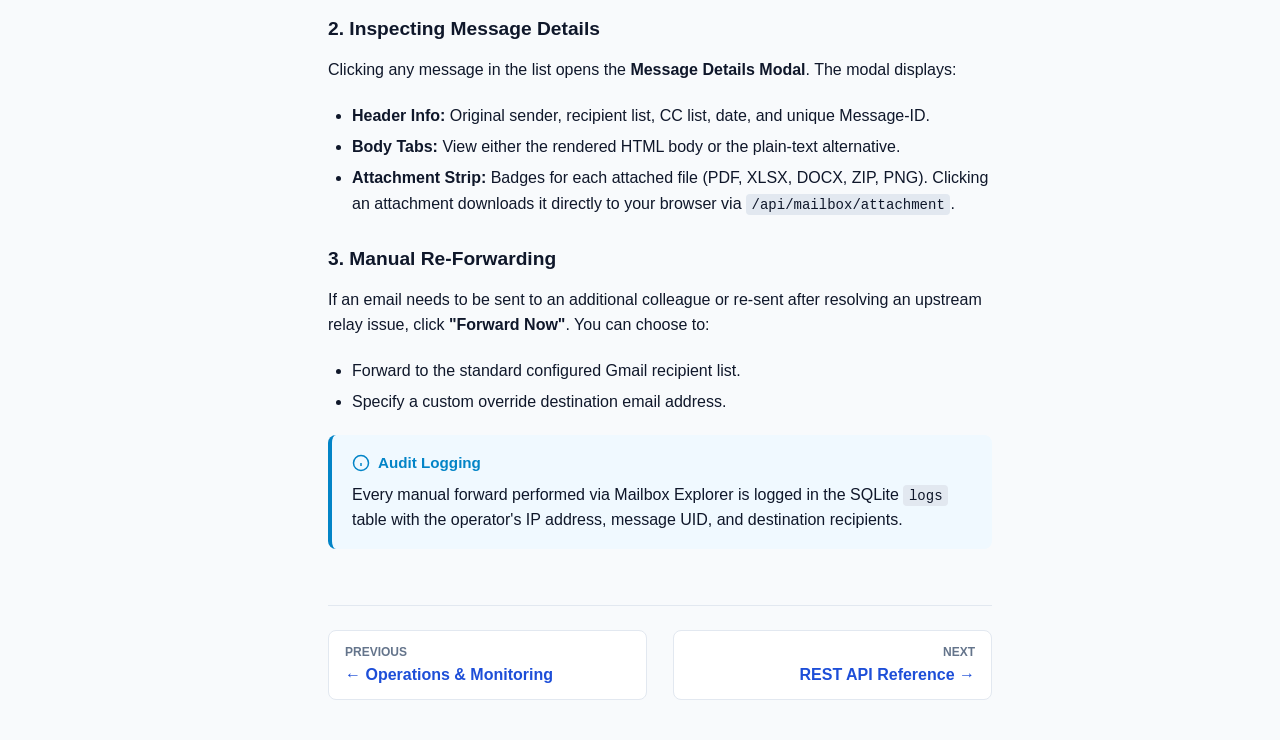
<file: docs/mailbox-explorer.html>
<!DOCTYPE html>
<html lang="en">
<head>
  <meta charset="UTF-8">
  <meta name="viewport" content="width=device-width, initial-scale=1.0">
  <title>Mailbox Explorer - Smart Email Forwarder</title>
  <meta name="description" content="Guide to the embedded Mailbox Explorer: browse Exchange folders, inspect raw MIME messages, download attachments, and trigger manual re-forwards.">
  <link rel="stylesheet" href="./assets/css/docs.css">
  <link rel="icon" href="data:image/svg+xml,<svg xmlns=%22http://www.w3.org/2000/svg%22 viewBox=%220 0 100 100%22><text y=%22.9em%22 font-size=%2290%22>⚡</text></svg>">
</head>
<body>

  <!-- Header -->
  <header class="docs-header">
    <div style="display: flex; align-items: center; gap: 1rem;">
      <button class="mobile-nav-toggle" id="mobile-nav-toggle" aria-label="Toggle navigation">
        <svg width="20" height="20" viewBox="0 0 24 24" fill="none" stroke="currentColor" stroke-width="2"><line x1="3" y1="12" x2="21" y2="12"/><line x1="3" y1="6" x2="21" y2="6"/><line x1="3" y1="18" x2="21" y2="18"/></svg>
      </button>
      <a href="index.html" class="brand">
        <div class="brand-icon">
          <svg width="18" height="18" viewBox="0 0 24 24" fill="none" stroke="currentColor" stroke-width="2"><path d="M4 4h16c1.1 0 2 .9 2 2v12c0 1.1-.9 2-2 2H4c-1.1 0-2-.9-2-2V6c0-1.1.9-2 2-2z"/><polyline points="22,6 12,13 2,6"/></svg>
        </div>
        <span>Smart Email Forwarder</span>
        <span class="brand-badge">v0.1.0</span>
      </a>
    </div>

    <div class="header-actions">
      <div class="lang-switch">
        <span class="lang-btn active">EN</span>
        <span class="lang-divider">/</span>
        <a href="./vi/mailbox-explorer.html" class="lang-btn" title="Chuyển sang Tiếng Việt">VI</a>
      </div>
      <button class="search-trigger" id="search-trigger">
        <svg width="16" height="16" viewBox="0 0 24 24" fill="none" stroke="currentColor" stroke-width="2"><circle cx="11" cy="11" r="8"/><line x1="21" y1="21" x2="16.65" y2="16.65"/></svg>
        <span>Search docs...</span>
        <kbd class="search-shortcut">Ctrl K</kbd>
      </button>
      <button class="theme-toggle" id="theme-toggle" aria-label="Toggle theme">
        <svg width="20" height="20" viewBox="0 0 24 24" fill="none" stroke="currentColor" stroke-width="2"><path d="M21 12.79A9 9 0 1 1 11.21 3 7 7 0 0 0 21 12.79z"/></svg>
      </button>
      <a href="https://github.com/anhhtca/smart-email-fowarder" target="_blank" rel="noopener noreferrer" class="theme-toggle" aria-label="GitHub Repository">
        <svg width="20" height="20" viewBox="0 0 24 24" fill="none" stroke="currentColor" stroke-width="2"><path d="M9 19c-5 1.5-5-2.5-7-3m14 6v-3.87a3.37 3.37 0 0 0-.94-2.61c3.14-.35 6.44-1.54 6.44-7A5.44 5.44 0 0 0 20 4.77 5.07 5.07 0 0 0 19.91 1S18.73.65 16 2.48a13.38 13.38 0 0 0-7 0C6.27.65 5.09 1 5.09 1A5.07 5.07 0 0 0 5 4.77a5.44 5.44 0 0 0-1.5 3.78c0 5.42 3.3 6.61 6.44 7A3.37 3.37 0 0 0 9 18.13V22"/></svg>
      </a>
    </div>
  </header>

  <!-- Layout -->
  <div class="docs-layout">
    <!-- Sidebar -->
    <aside class="docs-sidebar">
      <div class="sidebar-section">
        <div class="sidebar-title">Getting Started</div>
        <ul class="sidebar-nav">
          <li><a href="index.html" class="sidebar-link">Overview & Highlights</a></li>
          <li><a href="index.html#quickstart" class="sidebar-link">Quick Start</a></li>
          <li><a href="architecture.html" class="sidebar-link">System Architecture</a></li>
        </ul>
      </div>

      <div class="sidebar-section">
        <div class="sidebar-title">Deployment</div>
        <ul class="sidebar-nav">
          <li><a href="installation.html#windows" class="sidebar-link">Windows Server 2019</a></li>
          <li><a href="installation.html#linux" class="sidebar-link">Linux Mint & Ubuntu</a></li>
          <li><a href="installation.html#build" class="sidebar-link">Compiling from Source</a></li>
        </ul>
      </div>

      <div class="sidebar-section">
        <div class="sidebar-title">Configuration</div>
        <ul class="sidebar-nav">
          <li><a href="configuration.html#webui" class="sidebar-link">Web Management UI</a></li>
          <li><a href="configuration.html#imap" class="sidebar-link">Exchange IMAP Settings</a></li>
          <li><a href="configuration.html#smtp" class="sidebar-link">Exchange SMTP Relay</a></li>
          <li><a href="configuration.html#forwarding" class="sidebar-link">Forwarding Rules</a></li>
          <li><a href="configuration.html#cli" class="sidebar-link">CLI Arguments & Flags</a></li>
        </ul>
      </div>

      <div class="sidebar-section">
        <div class="sidebar-title">Operations & Features</div>
        <ul class="sidebar-nav">
          <li><a href="operations.html#telemetry" class="sidebar-link">Process Monitor & Telemetry</a></li>
          <li><a href="operations.html#health" class="sidebar-link">Subsystem Health Checks</a></li>
          <li><a href="mailbox-explorer.html" class="sidebar-link active">Mailbox Explorer</a></li>
          <li><a href="operations.html#database" class="sidebar-link">Database Maintenance</a></li>
          <li><a href="operations.html#troubleshooting" class="sidebar-link">Troubleshooting Guide</a></li>
        </ul>
      </div>

      <div class="sidebar-section">
        <div class="sidebar-title">Developers</div>
        <ul class="sidebar-nav">
          <li><a href="api.html" class="sidebar-link">REST API Reference</a></li>
        </ul>
      </div>
    </aside>

    <!-- Main Content -->
    <main class="docs-content">
      <h1>Mailbox Explorer</h1>
      <p class="docs-lead">
        The Mailbox Explorer provides operators and administrators with direct, read-only inspection of remote Exchange folders, parsed MIME parts, attachment downloads, and manual forwarding controls.
      </p>

      <h2 id="overview">Overview &amp; Purpose</h2>
      <p>
        In production, administrators often need to verify why an email was forwarded, inspect an unread email that was skipped due to filtering, or re-forward a historical email to an auditor without logging into Outlook or an Exchange workstation.
      </p>
      <p>
        The Mailbox Explorer interacts with the Exchange IMAP server on demand to offer an interactive email inspection console.
      </p>

      <h2 id="capabilities">Core Capabilities</h2>
      <div class="feature-grid">
        <div class="feature-card">
          <div class="feature-icon">📁</div>
          <h3>Live Folder Hierarchy</h3>
          <p>Discovers and renders all mailbox folders (<code>INBOX</code>, <code>Sent Items</code>, <code>Archive</code>, <code>Drafts</code>, custom subfolders) with unread and total message counts.</p>
        </div>

        <div class="feature-card">
          <div class="feature-icon">🔍</div>
          <h3>Paginated Message Listing</h3>
          <p>Efficiently pages through hundreds of messages using IMAP UID ranges, displaying sender, subject, date, attachment count, and read/unread flags.</p>
        </div>

        <div class="feature-card">
          <div class="feature-icon">👁️</div>
          <h3>Safe HTML &amp; Text Viewer</h3>
          <p>Renders sanitized rich HTML and plain text email bodies with complete metadata header inspection (From, To, Cc, Date, Message-ID).</p>
        </div>

        <div class="feature-card">
          <div class="feature-icon">📎</div>
          <h3>Attachment Inspector &amp; Download</h3>
          <p>Enumerates all multipart attachments with their exact filename, MIME content-type, and file size. Allows one-click downloading of any attachment.</p>
        </div>

        <div class="feature-card">
          <div class="feature-icon">📜</div>
          <h3>Raw RFC822 EML Download</h3>
          <p>Exports the complete byte-for-byte unmodified <code>.eml</code> message payload for compliance audits or email header forensics.</p>
        </div>

        <div class="feature-card">
          <div class="feature-icon">🚀</div>
          <h3>Manual On-Demand Forwarding</h3>
          <p>Re-dispatches any selected message to the default destination list or specified override email addresses through the Exchange relay.</p>
        </div>
      </div>

      <h2 id="usage-flow">Operational Workflow</h2>

      <h3>1. Navigating Folders</h3>
      <p>
        Selecting a folder on the left drawer requests <code>GET /api/mailbox/messages?folder=INBOX&amp;page=1</code>. The forwarder establishes a short-lived IMAP session, fetches envelope headers, and populates the table without downloading heavy message bodies or attachments until explicitly clicked.
      </p>

      <h3>2. Inspecting Message Details</h3>
      <p>
        Clicking any message in the list opens the <strong>Message Details Modal</strong>. The modal displays:
      </p>
      <ul>
        <li><strong>Header Info:</strong> Original sender, recipient list, CC list, date, and unique Message-ID.</li>
        <li><strong>Body Tabs:</strong> View either the rendered HTML body or the plain-text alternative.</li>
        <li><strong>Attachment Strip:</strong> Badges for each attached file (PDF, XLSX, DOCX, ZIP, PNG). Clicking an attachment downloads it directly to your browser via <code>/api/mailbox/attachment</code>.</li>
      </ul>

      <h3>3. Manual Re-Forwarding</h3>
      <p>
        If an email needs to be sent to an additional colleague or re-sent after resolving an upstream relay issue, click <strong>"Forward Now"</strong>. You can choose to:
      </p>
      <ul>
        <li>Forward to the standard configured Gmail recipient list.</li>
        <li>Specify a custom override destination email address.</li>
      </ul>

      <div class="callout callout-info">
        <div class="callout-title">
          <svg width="18" height="18" viewBox="0 0 24 24" fill="none" stroke="currentColor" stroke-width="2"><circle cx="12" cy="12" r="10"/><line x1="12" y1="16" x2="12" y2="12"/><line x1="12" y1="8" x2="12.01" y2="8"/></svg>
          Audit Logging
        </div>
        <p>Every manual forward performed via Mailbox Explorer is logged in the SQLite <code>logs</code> table with the operator's IP address, message UID, and destination recipients.</p>
      </div>

      <div class="page-nav-footer">
        <a href="operations.html" class="page-nav-btn">
          <span class="page-nav-label">Previous</span>
          <span class="page-nav-title">&larr; Operations & Monitoring</span>
        </a>
        <a href="api.html" class="page-nav-btn" style="text-align: right;">
          <span class="page-nav-label">Next</span>
          <span class="page-nav-title">REST API Reference &rarr;</span>
        </a>
      </div>
    </main>

    <!-- Table of Contents -->
    <aside class="docs-toc">
      <div class="toc-title">On this page</div>
      <ul class="toc-nav">
        <li><a href="#overview">Overview & Purpose</a></li>
        <li><a href="#capabilities">Core Capabilities</a></li>
        <li><a href="#usage-flow">Operational Workflow</a></li>
      </ul>
    </aside>
  </div>

  <!-- Search Modal -->
  <div class="search-modal" id="search-modal">
    <div class="search-dialog">
      <div class="search-input-box">
        <svg width="20" height="20" viewBox="0 0 24 24" fill="none" stroke="currentColor" stroke-width="2"><circle cx="11" cy="11" r="8"/><line x1="21" y1="21" x2="16.65" y2="16.65"/></svg>
        <input type="text" id="search-input" placeholder="Type keywords to search..." autocomplete="off">
        <kbd class="search-shortcut">ESC</kbd>
      </div>
      <div class="search-results" id="search-results"></div>
    </div>
  </div>

  <script src="./assets/js/docs.js"></script>
</body>
</html>
</file>
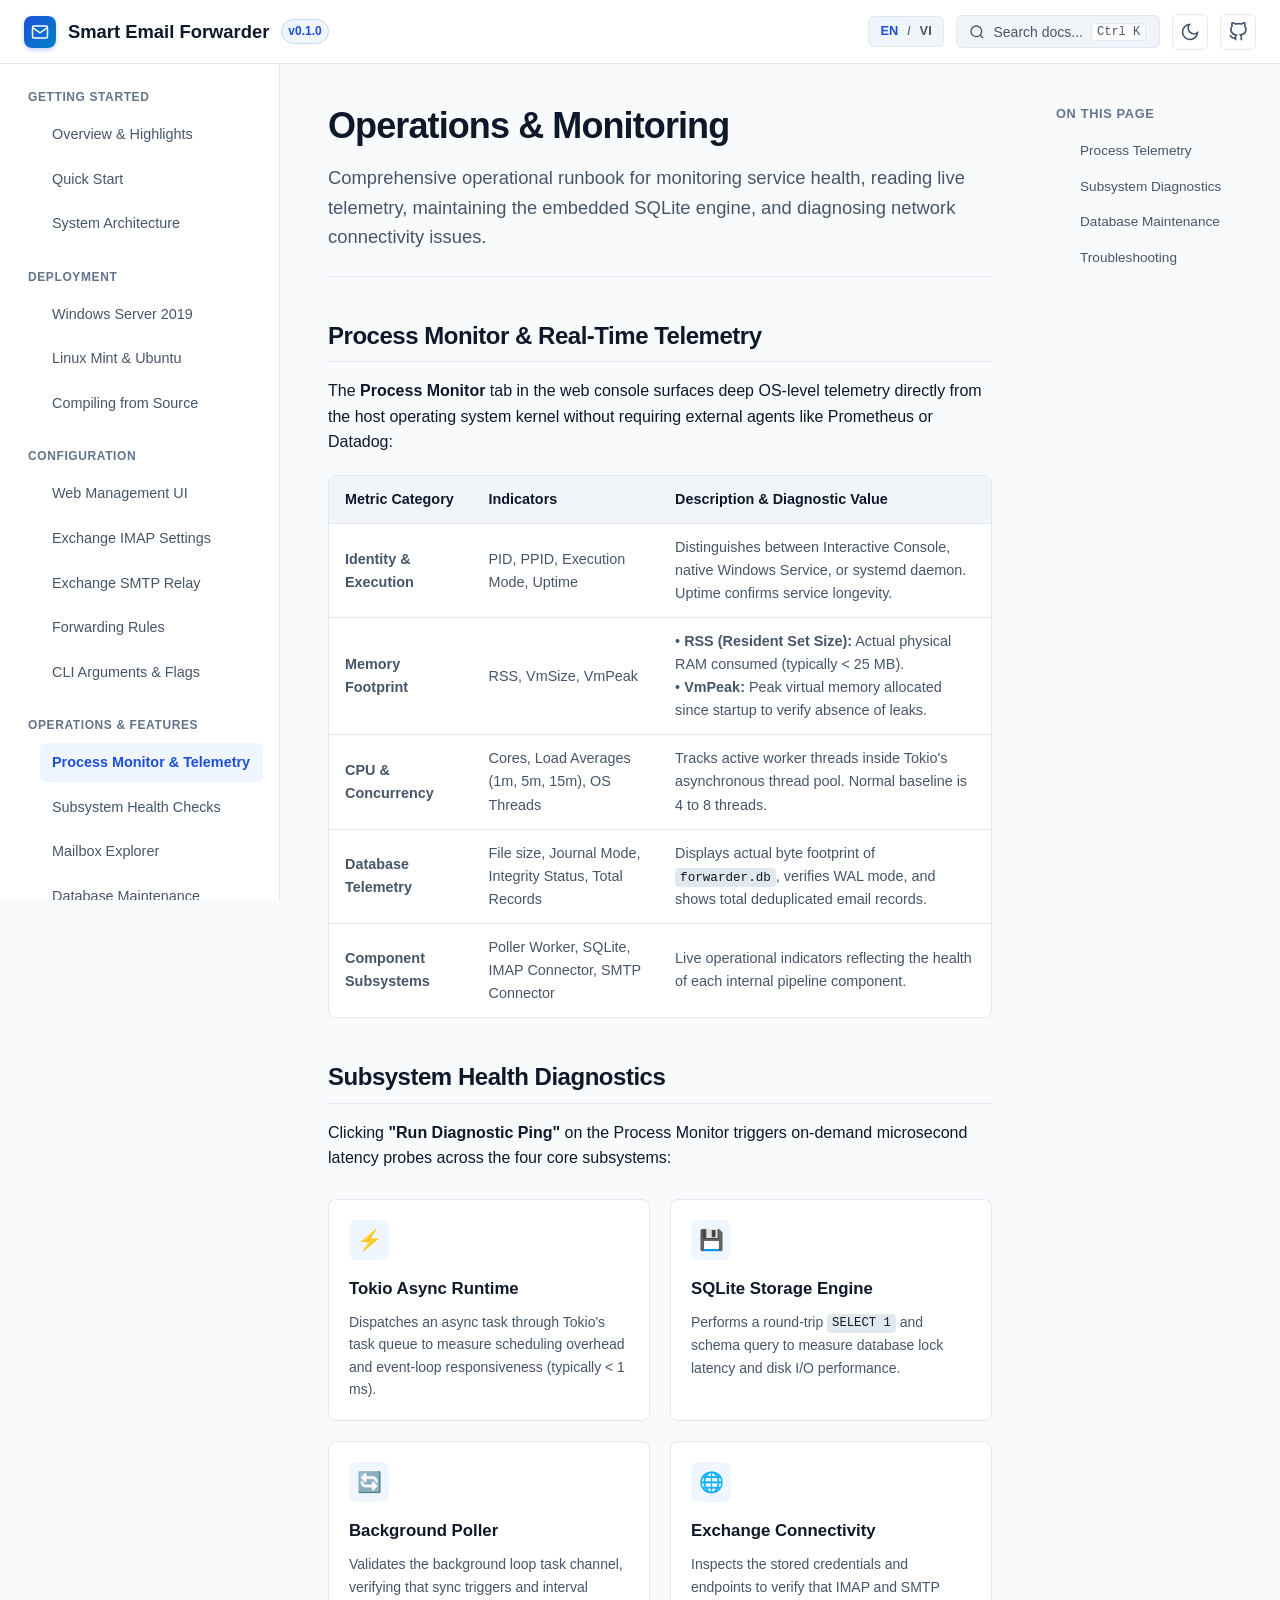
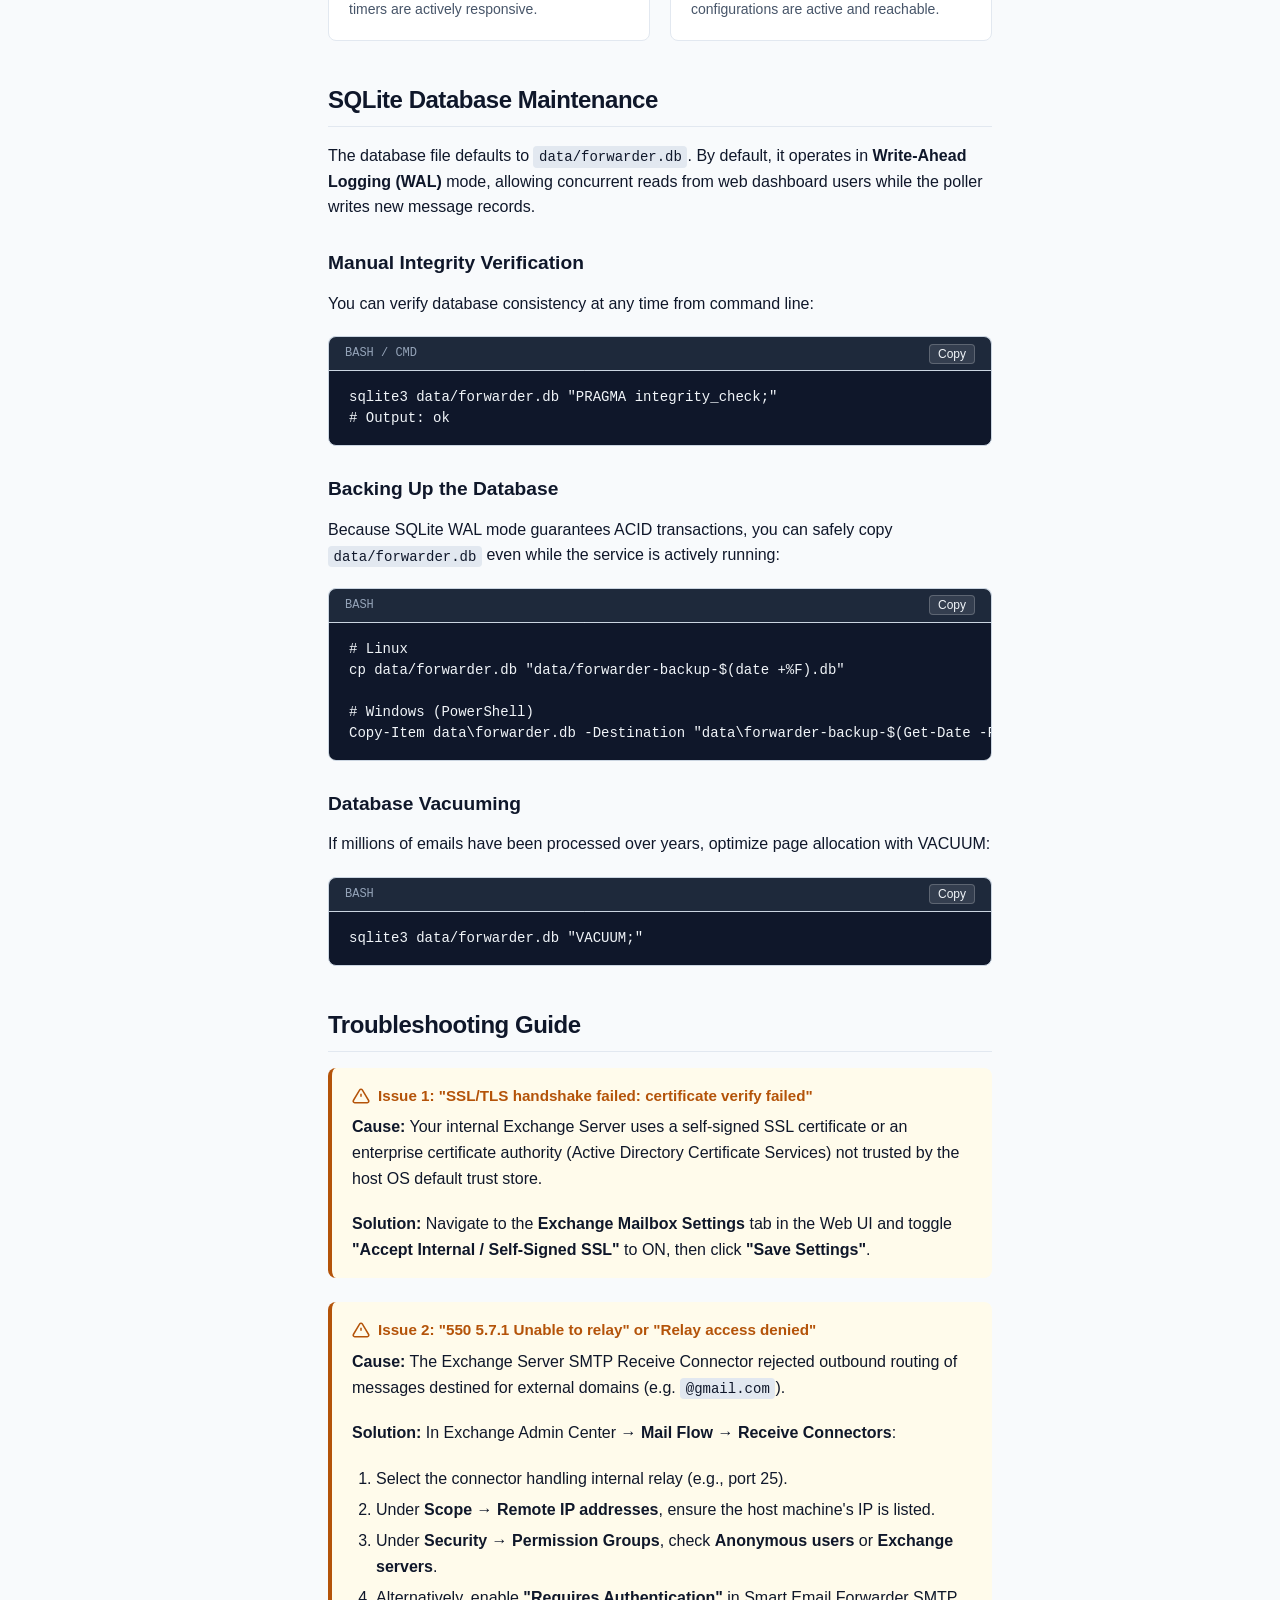
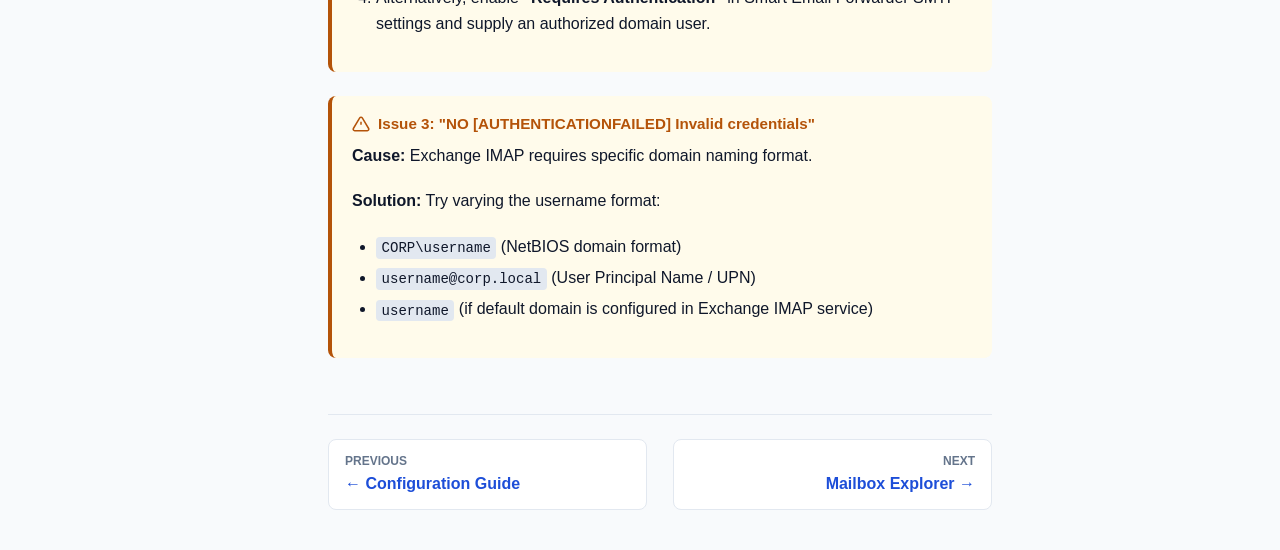
<file: docs/operations.html>
<!DOCTYPE html>
<html lang="en">
<head>
  <meta charset="UTF-8">
  <meta name="viewport" content="width=device-width, initial-scale=1.0">
  <title>Operations & Monitoring - Smart Email Forwarder</title>
  <meta name="description" content="Operational guide covering process telemetry, health checks, SQLite database maintenance, and troubleshooting.">
  <link rel="stylesheet" href="./assets/css/docs.css">
  <link rel="icon" href="data:image/svg+xml,<svg xmlns=%22http://www.w3.org/2000/svg%22 viewBox=%220 0 100 100%22><text y=%22.9em%22 font-size=%2290%22>⚡</text></svg>">
</head>
<body>

  <!-- Header -->
  <header class="docs-header">
    <div style="display: flex; align-items: center; gap: 1rem;">
      <button class="mobile-nav-toggle" id="mobile-nav-toggle" aria-label="Toggle navigation">
        <svg width="20" height="20" viewBox="0 0 24 24" fill="none" stroke="currentColor" stroke-width="2"><line x1="3" y1="12" x2="21" y2="12"/><line x1="3" y1="6" x2="21" y2="6"/><line x1="3" y1="18" x2="21" y2="18"/></svg>
      </button>
      <a href="index.html" class="brand">
        <div class="brand-icon">
          <svg width="18" height="18" viewBox="0 0 24 24" fill="none" stroke="currentColor" stroke-width="2"><path d="M4 4h16c1.1 0 2 .9 2 2v12c0 1.1-.9 2-2 2H4c-1.1 0-2-.9-2-2V6c0-1.1.9-2 2-2z"/><polyline points="22,6 12,13 2,6"/></svg>
        </div>
        <span>Smart Email Forwarder</span>
        <span class="brand-badge">v0.1.0</span>
      </a>
    </div>

    <div class="header-actions">
      <div class="lang-switch">
        <span class="lang-btn active">EN</span>
        <span class="lang-divider">/</span>
        <a href="./vi/operations.html" class="lang-btn" title="Chuyển sang Tiếng Việt">VI</a>
      </div>
      <button class="search-trigger" id="search-trigger">
        <svg width="16" height="16" viewBox="0 0 24 24" fill="none" stroke="currentColor" stroke-width="2"><circle cx="11" cy="11" r="8"/><line x1="21" y1="21" x2="16.65" y2="16.65"/></svg>
        <span>Search docs...</span>
        <kbd class="search-shortcut">Ctrl K</kbd>
      </button>
      <button class="theme-toggle" id="theme-toggle" aria-label="Toggle theme">
        <svg width="20" height="20" viewBox="0 0 24 24" fill="none" stroke="currentColor" stroke-width="2"><path d="M21 12.79A9 9 0 1 1 11.21 3 7 7 0 0 0 21 12.79z"/></svg>
      </button>
      <a href="https://github.com/anhhtca/smart-email-fowarder" target="_blank" rel="noopener noreferrer" class="theme-toggle" aria-label="GitHub Repository">
        <svg width="20" height="20" viewBox="0 0 24 24" fill="none" stroke="currentColor" stroke-width="2"><path d="M9 19c-5 1.5-5-2.5-7-3m14 6v-3.87a3.37 3.37 0 0 0-.94-2.61c3.14-.35 6.44-1.54 6.44-7A5.44 5.44 0 0 0 20 4.77 5.07 5.07 0 0 0 19.91 1S18.73.65 16 2.48a13.38 13.38 0 0 0-7 0C6.27.65 5.09 1 5.09 1A5.07 5.07 0 0 0 5 4.77a5.44 5.44 0 0 0-1.5 3.78c0 5.42 3.3 6.61 6.44 7A3.37 3.37 0 0 0 9 18.13V22"/></svg>
      </a>
    </div>
  </header>

  <!-- Layout -->
  <div class="docs-layout">
    <!-- Sidebar -->
    <aside class="docs-sidebar">
      <div class="sidebar-section">
        <div class="sidebar-title">Getting Started</div>
        <ul class="sidebar-nav">
          <li><a href="index.html" class="sidebar-link">Overview & Highlights</a></li>
          <li><a href="index.html#quickstart" class="sidebar-link">Quick Start</a></li>
          <li><a href="architecture.html" class="sidebar-link">System Architecture</a></li>
        </ul>
      </div>

      <div class="sidebar-section">
        <div class="sidebar-title">Deployment</div>
        <ul class="sidebar-nav">
          <li><a href="installation.html#windows" class="sidebar-link">Windows Server 2019</a></li>
          <li><a href="installation.html#linux" class="sidebar-link">Linux Mint & Ubuntu</a></li>
          <li><a href="installation.html#build" class="sidebar-link">Compiling from Source</a></li>
        </ul>
      </div>

      <div class="sidebar-section">
        <div class="sidebar-title">Configuration</div>
        <ul class="sidebar-nav">
          <li><a href="configuration.html#webui" class="sidebar-link">Web Management UI</a></li>
          <li><a href="configuration.html#imap" class="sidebar-link">Exchange IMAP Settings</a></li>
          <li><a href="configuration.html#smtp" class="sidebar-link">Exchange SMTP Relay</a></li>
          <li><a href="configuration.html#forwarding" class="sidebar-link">Forwarding Rules</a></li>
          <li><a href="configuration.html#cli" class="sidebar-link">CLI Arguments & Flags</a></li>
        </ul>
      </div>

      <div class="sidebar-section">
        <div class="sidebar-title">Operations & Features</div>
        <ul class="sidebar-nav">
          <li><a href="operations.html#telemetry" class="sidebar-link active">Process Monitor & Telemetry</a></li>
          <li><a href="operations.html#health" class="sidebar-link">Subsystem Health Checks</a></li>
          <li><a href="mailbox-explorer.html" class="sidebar-link">Mailbox Explorer</a></li>
          <li><a href="operations.html#database" class="sidebar-link">Database Maintenance</a></li>
          <li><a href="operations.html#troubleshooting" class="sidebar-link">Troubleshooting Guide</a></li>
        </ul>
      </div>

      <div class="sidebar-section">
        <div class="sidebar-title">Developers</div>
        <ul class="sidebar-nav">
          <li><a href="api.html" class="sidebar-link">REST API Reference</a></li>
        </ul>
      </div>
    </aside>

    <!-- Main Content -->
    <main class="docs-content">
      <h1>Operations &amp; Monitoring</h1>
      <p class="docs-lead">
        Comprehensive operational runbook for monitoring service health, reading live telemetry, maintaining the embedded SQLite engine, and diagnosing network connectivity issues.
      </p>

      <h2 id="telemetry">Process Monitor &amp; Real-Time Telemetry</h2>
      <p>
        The <strong>Process Monitor</strong> tab in the web console surfaces deep OS-level telemetry directly from the host operating system kernel without requiring external agents like Prometheus or Datadog:
      </p>

      <div class="table-wrapper">
        <table>
          <thead>
            <tr>
              <th>Metric Category</th>
              <th>Indicators</th>
              <th>Description &amp; Diagnostic Value</th>
            </tr>
          </thead>
          <tbody>
            <tr>
              <td><strong>Identity &amp; Execution</strong></td>
              <td>PID, PPID, Execution Mode, Uptime</td>
              <td>Distinguishes between Interactive Console, native Windows Service, or systemd daemon. Uptime confirms service longevity.</td>
            </tr>
            <tr>
              <td><strong>Memory Footprint</strong></td>
              <td>RSS, VmSize, VmPeak</td>
              <td>
                • <strong>RSS (Resident Set Size):</strong> Actual physical RAM consumed (typically &lt; 25 MB).<br>
                • <strong>VmPeak:</strong> Peak virtual memory allocated since startup to verify absence of leaks.
              </td>
            </tr>
            <tr>
              <td><strong>CPU &amp; Concurrency</strong></td>
              <td>Cores, Load Averages (1m, 5m, 15m), OS Threads</td>
              <td>Tracks active worker threads inside Tokio's asynchronous thread pool. Normal baseline is 4 to 8 threads.</td>
            </tr>
            <tr>
              <td><strong>Database Telemetry</strong></td>
              <td>File size, Journal Mode, Integrity Status, Total Records</td>
              <td>Displays actual byte footprint of <code>forwarder.db</code>, verifies WAL mode, and shows total deduplicated email records.</td>
            </tr>
            <tr>
              <td><strong>Component Subsystems</strong></td>
              <td>Poller Worker, SQLite, IMAP Connector, SMTP Connector</td>
              <td>Live operational indicators reflecting the health of each internal pipeline component.</td>
            </tr>
          </tbody>
        </table>
      </div>

      <h2 id="health">Subsystem Health Diagnostics</h2>
      <p>
        Clicking <strong>"Run Diagnostic Ping"</strong> on the Process Monitor triggers on-demand microsecond latency probes across the four core subsystems:
      </p>

      <div class="feature-grid">
        <div class="feature-card">
          <div class="feature-icon">⚡</div>
          <h3>Tokio Async Runtime</h3>
          <p>Dispatches an async task through Tokio's task queue to measure scheduling overhead and event-loop responsiveness (typically &lt; 1 ms).</p>
        </div>

        <div class="feature-card">
          <div class="feature-icon">💾</div>
          <h3>SQLite Storage Engine</h3>
          <p>Performs a round-trip <code>SELECT 1</code> and schema query to measure database lock latency and disk I/O performance.</p>
        </div>

        <div class="feature-card">
          <div class="feature-icon">🔄</div>
          <h3>Background Poller</h3>
          <p>Validates the background loop task channel, verifying that sync triggers and interval timers are actively responsive.</p>
        </div>

        <div class="feature-card">
          <div class="feature-icon">🌐</div>
          <h3>Exchange Connectivity</h3>
          <p>Inspects the stored credentials and endpoints to verify that IMAP and SMTP configurations are active and reachable.</p>
        </div>
      </div>

      <h2 id="database">SQLite Database Maintenance</h2>
      <p>
        The database file defaults to <code>data/forwarder.db</code>. By default, it operates in <strong>Write-Ahead Logging (WAL)</strong> mode, allowing concurrent reads from web dashboard users while the poller writes new message records.
      </p>

      <h3>Manual Integrity Verification</h3>
      <p>You can verify database consistency at any time from command line:</p>

      <div class="code-wrapper">
        <div class="code-header">
          <span>BASH / CMD</span>
          <button class="copy-btn">Copy</button>
        </div>
        <pre><code class="language-bash">sqlite3 data/forwarder.db "PRAGMA integrity_check;"
# Output: ok</code></pre>
      </div>

      <h3>Backing Up the Database</h3>
      <p>Because SQLite WAL mode guarantees ACID transactions, you can safely copy <code>data/forwarder.db</code> even while the service is actively running:</p>

      <pre><code class="language-bash"># Linux
cp data/forwarder.db "data/forwarder-backup-$(date +%F).db"

# Windows (PowerShell)
Copy-Item data\forwarder.db -Destination "data\forwarder-backup-$(Get-Date -Format 'yyyyMMdd').db"</code></pre>

      <h3>Database Vacuuming</h3>
      <p>If millions of emails have been processed over years, optimize page allocation with VACUUM:</p>
      <pre><code class="language-bash">sqlite3 data/forwarder.db "VACUUM;"</code></pre>

      <h2 id="troubleshooting">Troubleshooting Guide</h2>

      <div class="callout callout-warning">
        <div class="callout-title">
          <svg width="18" height="18" viewBox="0 0 24 24" fill="none" stroke="currentColor" stroke-width="2"><path d="M10.29 3.86L1.82 18a2 2 0 0 0 1.71 3h16.94a2 2 0 0 0 1.71-3L13.71 3.86a2 2 0 0 0-3.42 0z"/><line x1="12" y1="9" x2="12" y2="13"/><line x1="12" y1="17" x2="12.01" y2="17"/></svg>
          Issue 1: "SSL/TLS handshake failed: certificate verify failed"
        </div>
        <p><strong>Cause:</strong> Your internal Exchange Server uses a self-signed SSL certificate or an enterprise certificate authority (Active Directory Certificate Services) not trusted by the host OS default trust store.</p>
        <p><strong>Solution:</strong> Navigate to the <strong>Exchange Mailbox Settings</strong> tab in the Web UI and toggle <strong>"Accept Internal / Self-Signed SSL"</strong> to ON, then click <strong>"Save Settings"</strong>.</p>
      </div>

      <div class="callout callout-warning">
        <div class="callout-title">
          <svg width="18" height="18" viewBox="0 0 24 24" fill="none" stroke="currentColor" stroke-width="2"><path d="M10.29 3.86L1.82 18a2 2 0 0 0 1.71 3h16.94a2 2 0 0 0 1.71-3L13.71 3.86a2 2 0 0 0-3.42 0z"/><line x1="12" y1="9" x2="12" y2="13"/><line x1="12" y1="17" x2="12.01" y2="17"/></svg>
          Issue 2: "550 5.7.1 Unable to relay" or "Relay access denied"
        </div>
        <p><strong>Cause:</strong> The Exchange Server SMTP Receive Connector rejected outbound routing of messages destined for external domains (e.g. <code>@gmail.com</code>).</p>
        <p><strong>Solution:</strong> In Exchange Admin Center &rarr; <strong>Mail Flow &rarr; Receive Connectors</strong>:
          <ol>
            <li>Select the connector handling internal relay (e.g., port 25).</li>
            <li>Under <strong>Scope &rarr; Remote IP addresses</strong>, ensure the host machine's IP is listed.</li>
            <li>Under <strong>Security &rarr; Permission Groups</strong>, check <strong>Anonymous users</strong> or <strong>Exchange servers</strong>.</li>
            <li>Alternatively, enable <strong>"Requires Authentication"</strong> in Smart Email Forwarder SMTP settings and supply an authorized domain user.</li>
          </ol>
        </p>
      </div>

      <div class="callout callout-warning">
        <div class="callout-title">
          <svg width="18" height="18" viewBox="0 0 24 24" fill="none" stroke="currentColor" stroke-width="2"><path d="M10.29 3.86L1.82 18a2 2 0 0 0 1.71 3h16.94a2 2 0 0 0 1.71-3L13.71 3.86a2 2 0 0 0-3.42 0z"/><line x1="12" y1="9" x2="12" y2="13"/><line x1="12" y1="17" x2="12.01" y2="17"/></svg>
          Issue 3: "NO [AUTHENTICATIONFAILED] Invalid credentials"
        </div>
        <p><strong>Cause:</strong> Exchange IMAP requires specific domain naming format.</p>
        <p><strong>Solution:</strong> Try varying the username format:
          <ul>
            <li><code>CORP\username</code> (NetBIOS domain format)</li>
            <li><code>username@corp.local</code> (User Principal Name / UPN)</li>
            <li><code>username</code> (if default domain is configured in Exchange IMAP service)</li>
          </ul>
        </p>
      </div>

      <div class="page-nav-footer">
        <a href="configuration.html" class="page-nav-btn">
          <span class="page-nav-label">Previous</span>
          <span class="page-nav-title">&larr; Configuration Guide</span>
        </a>
        <a href="mailbox-explorer.html" class="page-nav-btn" style="text-align: right;">
          <span class="page-nav-label">Next</span>
          <span class="page-nav-title">Mailbox Explorer &rarr;</span>
        </a>
      </div>
    </main>

    <!-- Table of Contents -->
    <aside class="docs-toc">
      <div class="toc-title">On this page</div>
      <ul class="toc-nav">
        <li><a href="#telemetry">Process Telemetry</a></li>
        <li><a href="#health">Subsystem Diagnostics</a></li>
        <li><a href="#database">Database Maintenance</a></li>
        <li><a href="#troubleshooting">Troubleshooting</a></li>
      </ul>
    </aside>
  </div>

  <!-- Search Modal -->
  <div class="search-modal" id="search-modal">
    <div class="search-dialog">
      <div class="search-input-box">
        <svg width="20" height="20" viewBox="0 0 24 24" fill="none" stroke="currentColor" stroke-width="2"><circle cx="11" cy="11" r="8"/><line x1="21" y1="21" x2="16.65" y2="16.65"/></svg>
        <input type="text" id="search-input" placeholder="Type keywords to search..." autocomplete="off">
        <kbd class="search-shortcut">ESC</kbd>
      </div>
      <div class="search-results" id="search-results"></div>
    </div>
  </div>

  <script src="./assets/js/docs.js"></script>
</body>
</html>
</file>
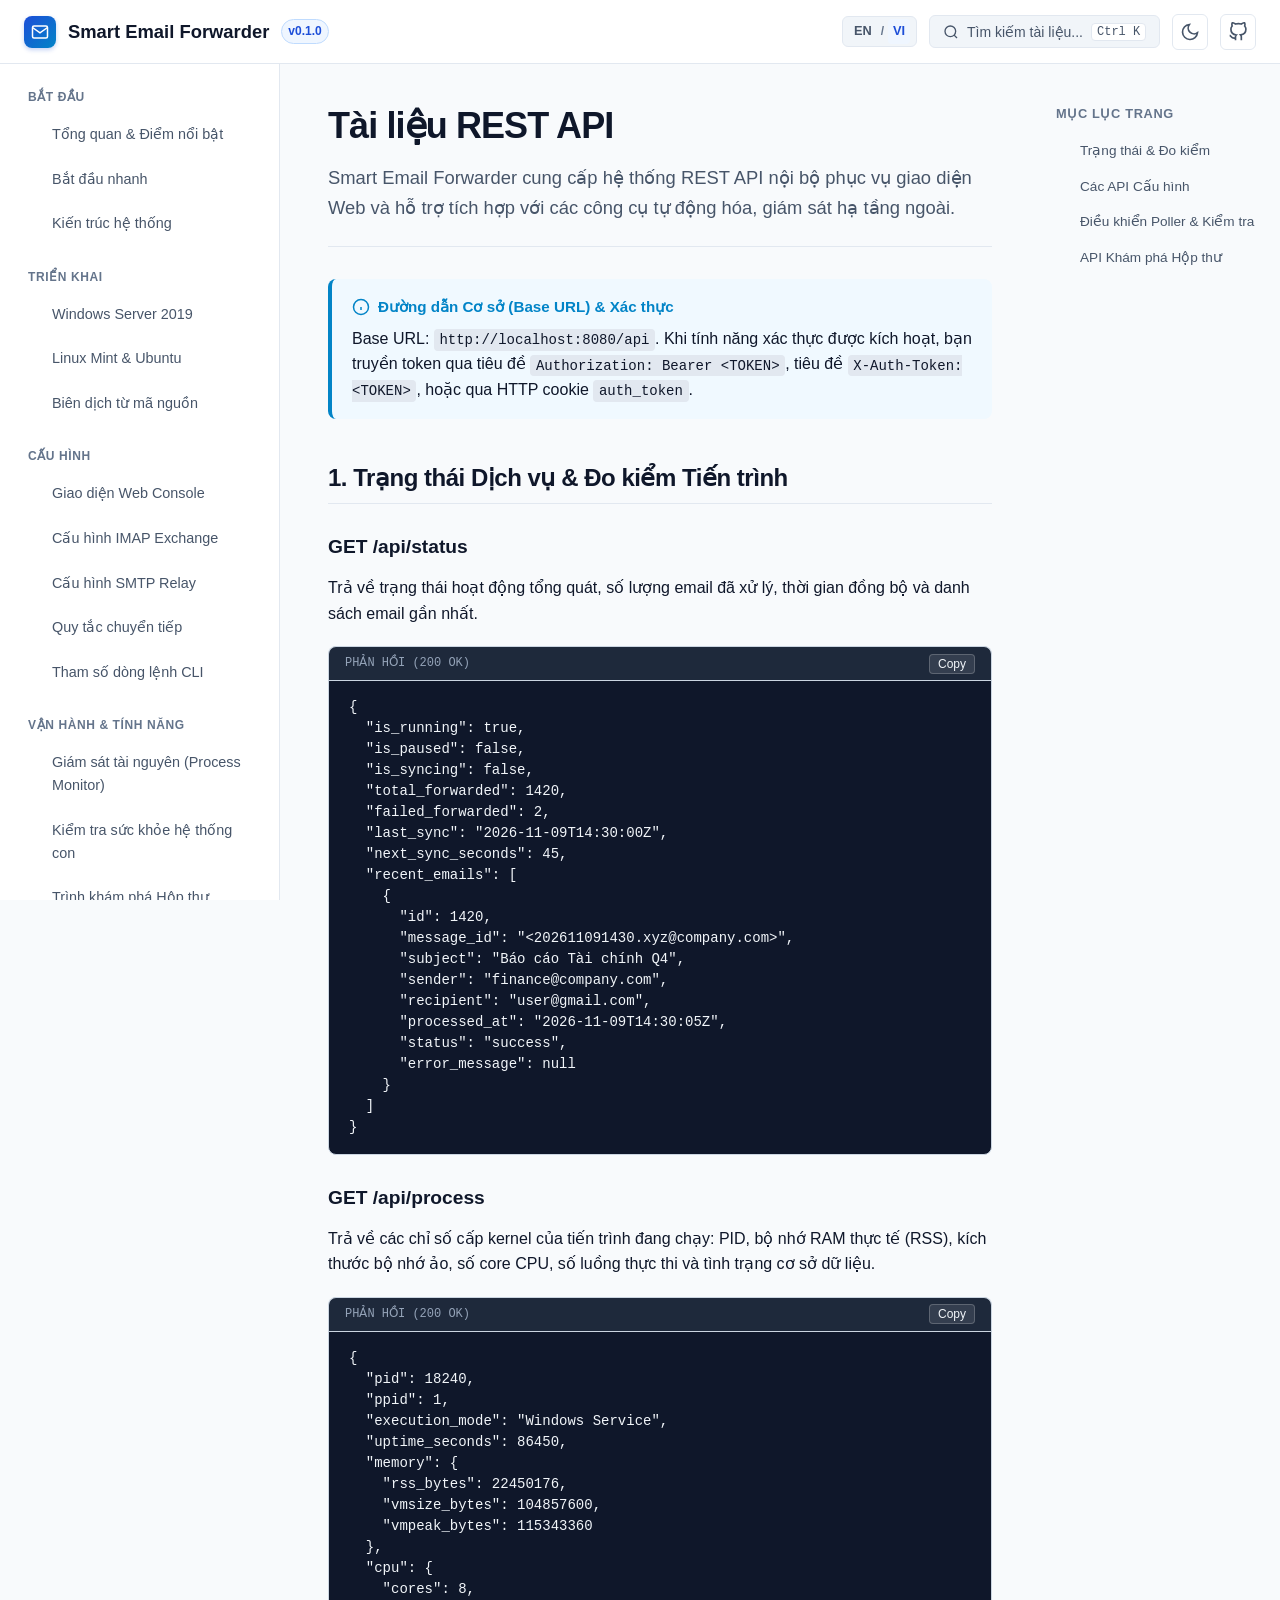
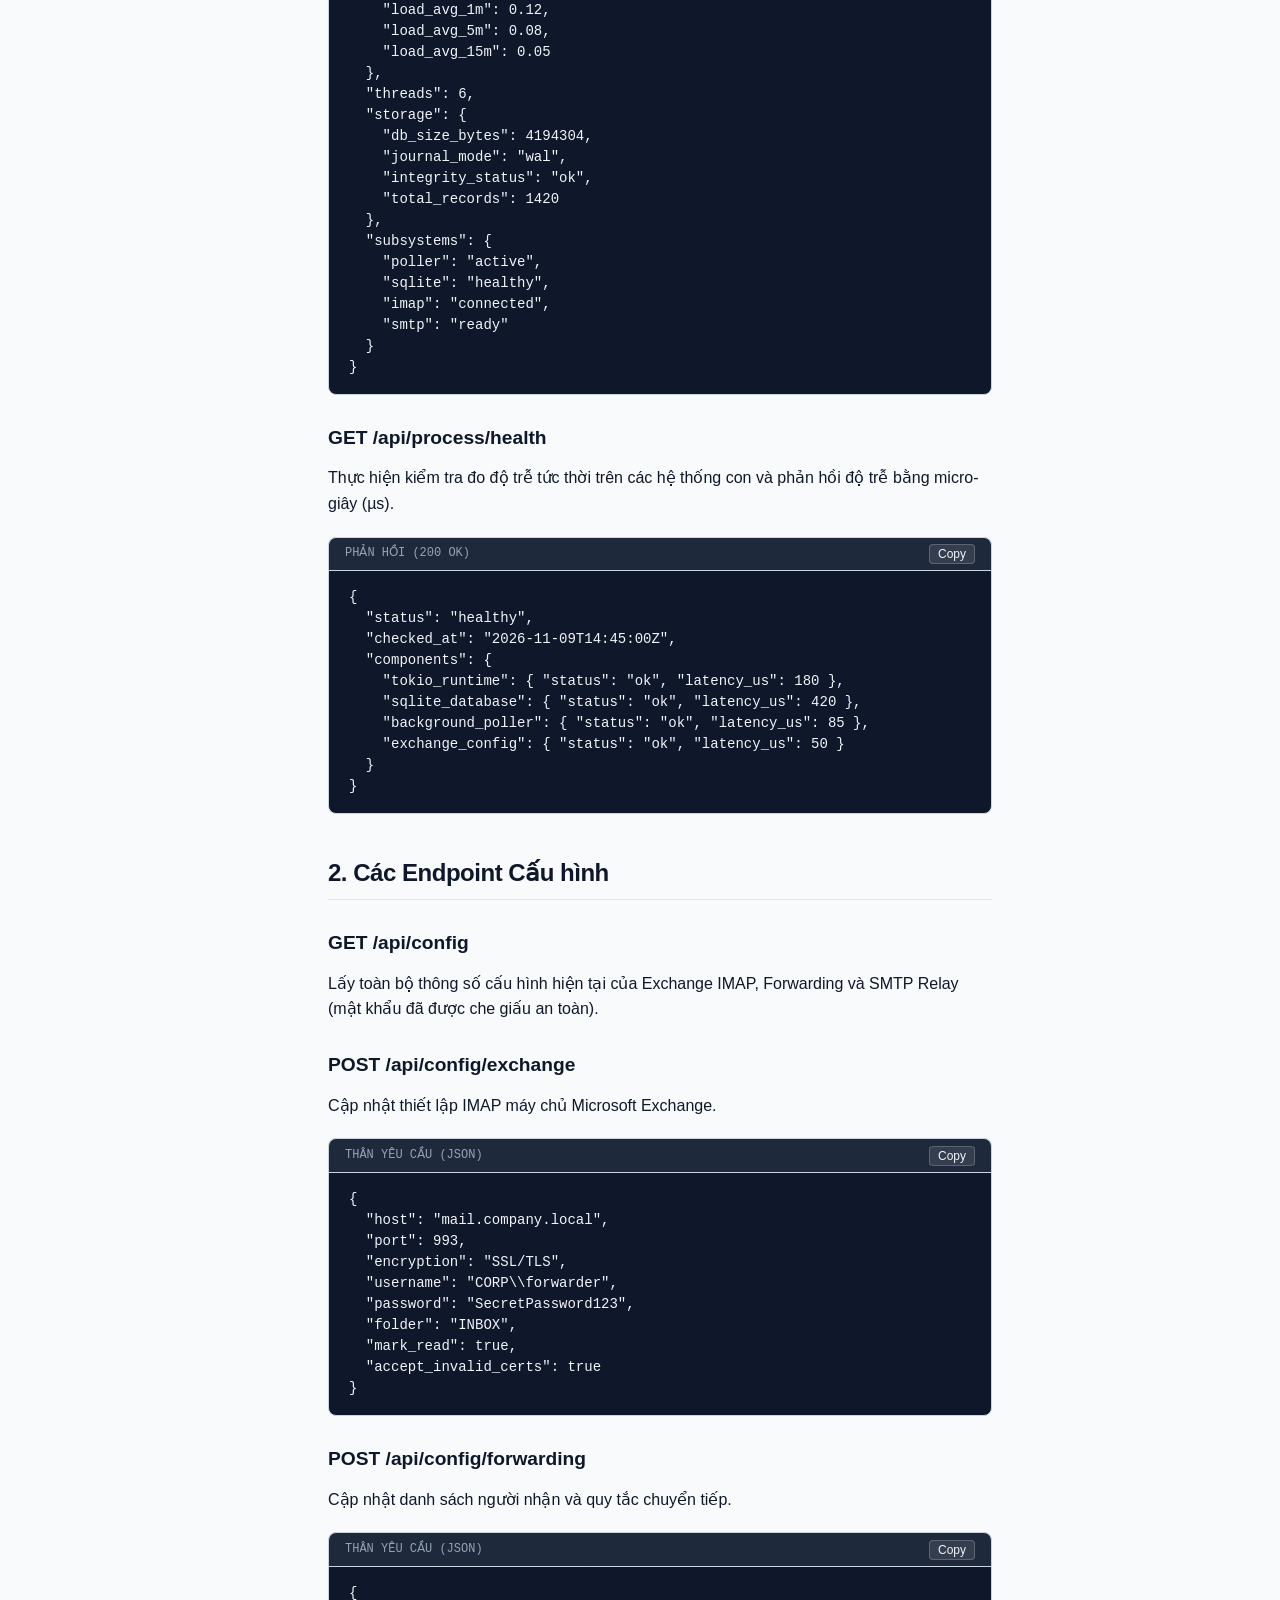
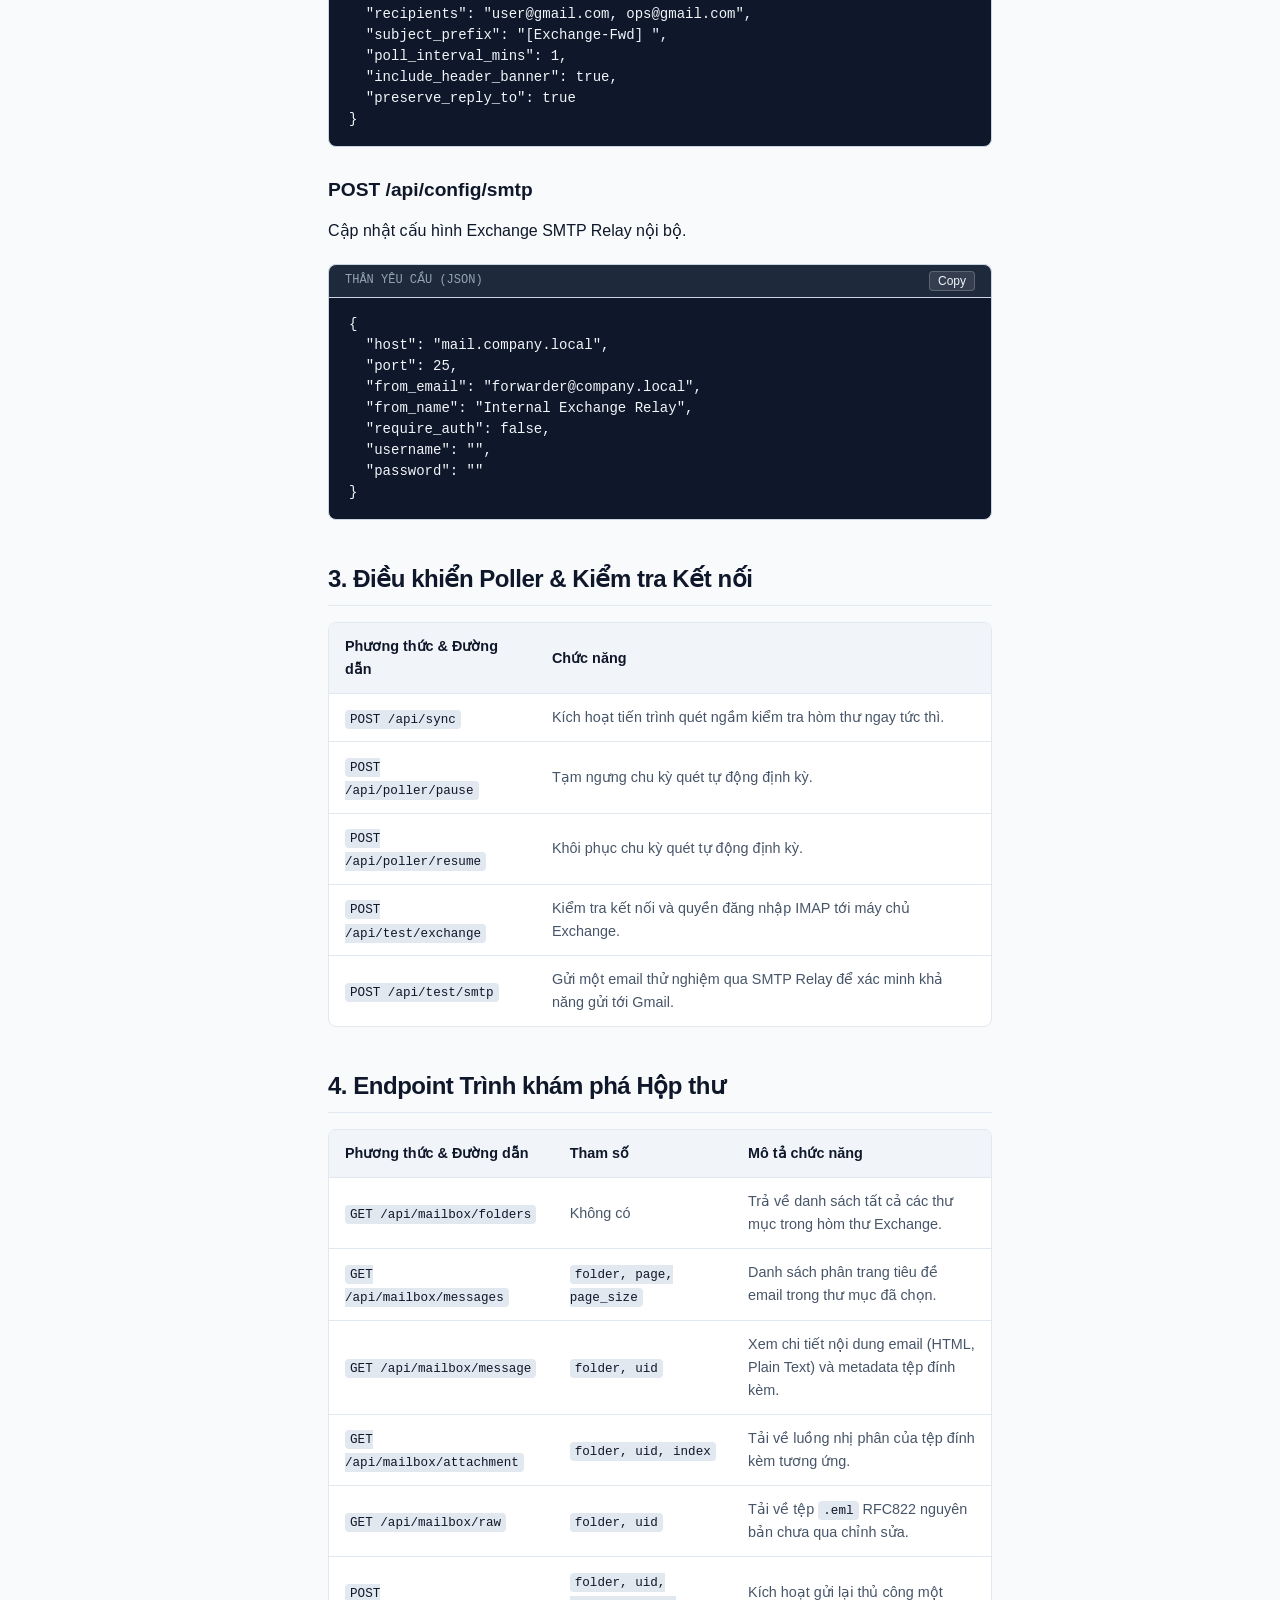
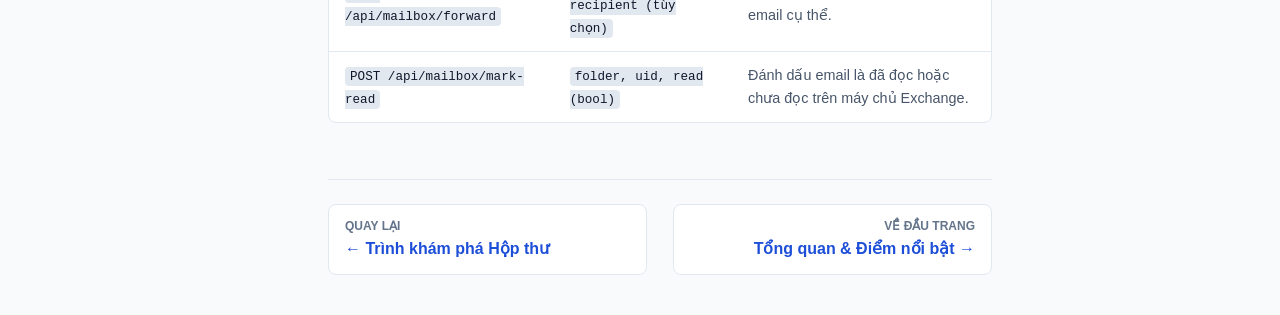
<file: docs/vi/api.html>
<!DOCTYPE html>
<html lang="vi">
<head>
  <meta charset="UTF-8">
  <meta name="viewport" content="width=device-width, initial-scale=1.0">
  <title>Tài liệu REST API - Smart Email Forwarder</title>
  <meta name="description" content="Tài liệu đặc tả kỹ thuật toàn bộ REST API của Smart Email Forwarder: đo kiểm tiến trình, quản lý cấu hình, điều khiển poller và duyệt hòm thư.">
  <link rel="stylesheet" href="../assets/css/docs.css">
  <link rel="icon" href="data:image/svg+xml,<svg xmlns=%22http://www.w3.org/2000/svg%22 viewBox=%220 0 100 100%22><text y=%22.9em%22 font-size=%2290%22>⚡</text></svg>">
</head>
<body>

  <!-- Header -->
  <header class="docs-header">
    <div style="display: flex; align-items: center; gap: 1rem;">
      <button class="mobile-nav-toggle" id="mobile-nav-toggle" aria-label="Mở menu">
        <svg width="20" height="20" viewBox="0 0 24 24" fill="none" stroke="currentColor" stroke-width="2"><line x1="3" y1="12" x2="21" y2="12"/><line x1="3" y1="6" x2="21" y2="6"/><line x1="3" y1="18" x2="21" y2="18"/></svg>
      </button>
      <a href="index.html" class="brand">
        <div class="brand-icon">
          <svg width="18" height="18" viewBox="0 0 24 24" fill="none" stroke="currentColor" stroke-width="2"><path d="M4 4h16c1.1 0 2 .9 2 2v12c0 1.1-.9 2-2 2H4c-1.1 0-2-.9-2-2V6c0-1.1.9-2 2-2z"/><polyline points="22,6 12,13 2,6"/></svg>
        </div>
        <span>Smart Email Forwarder</span>
        <span class="brand-badge">v0.1.0</span>
      </a>
    </div>

    <div class="header-actions">
      <div class="lang-switch">
        <a href="../api.html" class="lang-btn" title="Switch to English">EN</a>
        <span class="lang-divider">/</span>
        <span class="lang-btn active">VI</span>
      </div>
      <button class="search-trigger" id="search-trigger">
        <svg width="16" height="16" viewBox="0 0 24 24" fill="none" stroke="currentColor" stroke-width="2"><circle cx="11" cy="11" r="8"/><line x1="21" y1="21" x2="16.65" y2="16.65"/></svg>
        <span>Tìm kiếm tài liệu...</span>
        <kbd class="search-shortcut">Ctrl K</kbd>
      </button>
      <button class="theme-toggle" id="theme-toggle" aria-label="Đổi giao diện">
        <svg width="20" height="20" viewBox="0 0 24 24" fill="none" stroke="currentColor" stroke-width="2"><path d="M21 12.79A9 9 0 1 1 11.21 3 7 7 0 0 0 21 12.79z"/></svg>
      </button>
      <a href="https://github.com/anhhtca/smart-email-fowarder" target="_blank" rel="noopener noreferrer" class="theme-toggle" aria-label="Mã nguồn GitHub">
        <svg width="20" height="20" viewBox="0 0 24 24" fill="none" stroke="currentColor" stroke-width="2"><path d="M9 19c-5 1.5-5-2.5-7-3m14 6v-3.87a3.37 3.37 0 0 0-.94-2.61c3.14-.35 6.44-1.54 6.44-7A5.44 5.44 0 0 0 20 4.77 5.07 5.07 0 0 0 19.91 1S18.73.65 16 2.48a13.38 13.38 0 0 0-7 0C6.27.65 5.09 1 5.09 1A5.07 5.07 0 0 0 5 4.77a5.44 5.44 0 0 0-1.5 3.78c0 5.42 3.3 6.61 6.44 7A3.37 3.37 0 0 0 9 18.13V22"/></svg>
      </a>
    </div>
  </header>

  <!-- Layout -->
  <div class="docs-layout">
    <!-- Sidebar -->
    <aside class="docs-sidebar">
      <div class="sidebar-section">
        <div class="sidebar-title">Bắt đầu</div>
        <ul class="sidebar-nav">
          <li><a href="index.html" class="sidebar-link">Tổng quan & Điểm nổi bật</a></li>
          <li><a href="index.html#quickstart" class="sidebar-link">Bắt đầu nhanh</a></li>
          <li><a href="architecture.html" class="sidebar-link">Kiến trúc hệ thống</a></li>
        </ul>
      </div>

      <div class="sidebar-section">
        <div class="sidebar-title">Triển khai</div>
        <ul class="sidebar-nav">
          <li><a href="installation.html#windows" class="sidebar-link">Windows Server 2019</a></li>
          <li><a href="installation.html#linux" class="sidebar-link">Linux Mint & Ubuntu</a></li>
          <li><a href="installation.html#build" class="sidebar-link">Biên dịch từ mã nguồn</a></li>
        </ul>
      </div>

      <div class="sidebar-section">
        <div class="sidebar-title">Cấu hình</div>
        <ul class="sidebar-nav">
          <li><a href="configuration.html#webui" class="sidebar-link">Giao diện Web Console</a></li>
          <li><a href="configuration.html#imap" class="sidebar-link">Cấu hình IMAP Exchange</a></li>
          <li><a href="configuration.html#smtp" class="sidebar-link">Cấu hình SMTP Relay</a></li>
          <li><a href="configuration.html#forwarding" class="sidebar-link">Quy tắc chuyển tiếp</a></li>
          <li><a href="configuration.html#cli" class="sidebar-link">Tham số dòng lệnh CLI</a></li>
        </ul>
      </div>

      <div class="sidebar-section">
        <div class="sidebar-title">Vận hành & Tính năng</div>
        <ul class="sidebar-nav">
          <li><a href="operations.html#telemetry" class="sidebar-link">Giám sát tài nguyên (Process Monitor)</a></li>
          <li><a href="operations.html#health" class="sidebar-link">Kiểm tra sức khỏe hệ thống con</a></li>
          <li><a href="mailbox-explorer.html" class="sidebar-link">Trình khám phá Hộp thư</a></li>
          <li><a href="operations.html#database" class="sidebar-link">Bảo trì cơ sở dữ liệu</a></li>
          <li><a href="operations.html#troubleshooting" class="sidebar-link">Hướng dẫn xử lý sự cố</a></li>
        </ul>
      </div>

      <div class="sidebar-section">
        <div class="sidebar-title">Lập trình viên</div>
        <ul class="sidebar-nav">
          <li><a href="api.html" class="sidebar-link active">Tài liệu REST API</a></li>
        </ul>
      </div>
    </aside>

    <!-- Main Content -->
    <main class="docs-content">
      <h1>Tài liệu REST API</h1>
      <p class="docs-lead">
        Smart Email Forwarder cung cấp hệ thống REST API nội bộ phục vụ giao diện Web và hỗ trợ tích hợp với các công cụ tự động hóa, giám sát hạ tầng ngoài.
      </p>

      <div class="callout callout-info">
        <div class="callout-title">
          <svg width="18" height="18" viewBox="0 0 24 24" fill="none" stroke="currentColor" stroke-width="2"><circle cx="12" cy="12" r="10"/><line x1="12" y1="16" x2="12" y2="12"/><line x1="12" y1="8" x2="12.01" y2="8"/></svg>
          Đường dẫn Cơ sở (Base URL) &amp; Xác thực
        </div>
        <p>Base URL: <code>http://localhost:8080/api</code>. Khi tính năng xác thực được kích hoạt, bạn truyền token qua tiêu đề <code>Authorization: Bearer &lt;TOKEN&gt;</code>, tiêu đề <code>X-Auth-Token: &lt;TOKEN&gt;</code>, hoặc qua HTTP cookie <code>auth_token</code>.</p>
      </div>

      <h2 id="status-api">1. Trạng thái Dịch vụ &amp; Đo kiểm Tiến trình</h2>

      <h3>GET /api/status</h3>
      <p>Trả về trạng thái hoạt động tổng quát, số lượng email đã xử lý, thời gian đồng bộ và danh sách email gần nhất.</p>
      <div class="code-wrapper">
        <div class="code-header">
          <span>PHẢN HỒI (200 OK)</span>
          <button class="copy-btn">Copy</button>
        </div>
        <pre><code class="language-json">{
  "is_running": true,
  "is_paused": false,
  "is_syncing": false,
  "total_forwarded": 1420,
  "failed_forwarded": 2,
  "last_sync": "2026-11-09T14:30:00Z",
  "next_sync_seconds": 45,
  "recent_emails": [
    {
      "id": 1420,
      "message_id": "<202611091430.xyz@company.com>",
      "subject": "Báo cáo Tài chính Q4",
      "sender": "finance@company.com",
      "recipient": "user@gmail.com",
      "processed_at": "2026-11-09T14:30:05Z",
      "status": "success",
      "error_message": null
    }
  ]
}</code></pre>
      </div>

      <h3>GET /api/process</h3>
      <p>Trả về các chỉ số cấp kernel của tiến trình đang chạy: PID, bộ nhớ RAM thực tế (RSS), kích thước bộ nhớ ảo, số core CPU, số luồng thực thi và tình trạng cơ sở dữ liệu.</p>
      <div class="code-wrapper">
        <div class="code-header">
          <span>PHẢN HỒI (200 OK)</span>
          <button class="copy-btn">Copy</button>
        </div>
        <pre><code class="language-json">{
  "pid": 18240,
  "ppid": 1,
  "execution_mode": "Windows Service",
  "uptime_seconds": 86450,
  "memory": {
    "rss_bytes": 22450176,
    "vmsize_bytes": 104857600,
    "vmpeak_bytes": 115343360
  },
  "cpu": {
    "cores": 8,
    "load_avg_1m": 0.12,
    "load_avg_5m": 0.08,
    "load_avg_15m": 0.05
  },
  "threads": 6,
  "storage": {
    "db_size_bytes": 4194304,
    "journal_mode": "wal",
    "integrity_status": "ok",
    "total_records": 1420
  },
  "subsystems": {
    "poller": "active",
    "sqlite": "healthy",
    "imap": "connected",
    "smtp": "ready"
  }
}</code></pre>
      </div>

      <h3>GET /api/process/health</h3>
      <p>Thực hiện kiểm tra đo độ trễ tức thời trên các hệ thống con và phản hồi độ trễ bằng micro-giây (µs).</p>
      <div class="code-wrapper">
        <div class="code-header">
          <span>PHẢN HỒI (200 OK)</span>
          <button class="copy-btn">Copy</button>
        </div>
        <pre><code class="language-json">{
  "status": "healthy",
  "checked_at": "2026-11-09T14:45:00Z",
  "components": {
    "tokio_runtime": { "status": "ok", "latency_us": 180 },
    "sqlite_database": { "status": "ok", "latency_us": 420 },
    "background_poller": { "status": "ok", "latency_us": 85 },
    "exchange_config": { "status": "ok", "latency_us": 50 }
  }
}</code></pre>
      </div>

      <h2 id="config-api">2. Các Endpoint Cấu hình</h2>

      <h3>GET /api/config</h3>
      <p>Lấy toàn bộ thông số cấu hình hiện tại của Exchange IMAP, Forwarding và SMTP Relay (mật khẩu đã được che giấu an toàn).</p>

      <h3>POST /api/config/exchange</h3>
      <p>Cập nhật thiết lập IMAP máy chủ Microsoft Exchange.</p>
      <div class="code-wrapper">
        <div class="code-header">
          <span>THÂN YÊU CẦU (JSON)</span>
          <button class="copy-btn">Copy</button>
        </div>
        <pre><code class="language-json">{
  "host": "mail.company.local",
  "port": 993,
  "encryption": "SSL/TLS",
  "username": "CORP\\forwarder",
  "password": "SecretPassword123",
  "folder": "INBOX",
  "mark_read": true,
  "accept_invalid_certs": true
}</code></pre>
      </div>

      <h3>POST /api/config/forwarding</h3>
      <p>Cập nhật danh sách người nhận và quy tắc chuyển tiếp.</p>
      <div class="code-wrapper">
        <div class="code-header">
          <span>THÂN YÊU CẦU (JSON)</span>
          <button class="copy-btn">Copy</button>
        </div>
        <pre><code class="language-json">{
  "recipients": "user@gmail.com, ops@gmail.com",
  "subject_prefix": "[Exchange-Fwd] ",
  "poll_interval_mins": 1,
  "include_header_banner": true,
  "preserve_reply_to": true
}</code></pre>
      </div>

      <h3>POST /api/config/smtp</h3>
      <p>Cập nhật cấu hình Exchange SMTP Relay nội bộ.</p>
      <div class="code-wrapper">
        <div class="code-header">
          <span>THÂN YÊU CẦU (JSON)</span>
          <button class="copy-btn">Copy</button>
        </div>
        <pre><code class="language-json">{
  "host": "mail.company.local",
  "port": 25,
  "from_email": "forwarder@company.local",
  "from_name": "Internal Exchange Relay",
  "require_auth": false,
  "username": "",
  "password": ""
}</code></pre>
      </div>

      <h2 id="controls-api">3. Điều khiển Poller &amp; Kiểm tra Kết nối</h2>

      <div class="table-wrapper">
        <table>
          <thead>
            <tr>
              <th>Phương thức &amp; Đường dẫn</th>
              <th>Chức năng</th>
            </tr>
          </thead>
          <tbody>
            <tr>
              <td><code>POST /api/sync</code></td>
              <td>Kích hoạt tiến trình quét ngầm kiểm tra hòm thư ngay tức thì.</td>
            </tr>
            <tr>
              <td><code>POST /api/poller/pause</code></td>
              <td>Tạm ngưng chu kỳ quét tự động định kỳ.</td>
            </tr>
            <tr>
              <td><code>POST /api/poller/resume</code></td>
              <td>Khôi phục chu kỳ quét tự động định kỳ.</td>
            </tr>
            <tr>
              <td><code>POST /api/test/exchange</code></td>
              <td>Kiểm tra kết nối và quyền đăng nhập IMAP tới máy chủ Exchange.</td>
            </tr>
            <tr>
              <td><code>POST /api/test/smtp</code></td>
              <td>Gửi một email thử nghiệm qua SMTP Relay để xác minh khả năng gửi tới Gmail.</td>
            </tr>
          </tbody>
        </table>
      </div>

      <h2 id="mailbox-api">4. Endpoint Trình khám phá Hộp thư</h2>

      <div class="table-wrapper">
        <table>
          <thead>
            <tr>
              <th>Phương thức &amp; Đường dẫn</th>
              <th>Tham số</th>
              <th>Mô tả chức năng</th>
            </tr>
          </thead>
          <tbody>
            <tr>
              <td><code>GET /api/mailbox/folders</code></td>
              <td>Không có</td>
              <td>Trả về danh sách tất cả các thư mục trong hòm thư Exchange.</td>
            </tr>
            <tr>
              <td><code>GET /api/mailbox/messages</code></td>
              <td><code>folder, page, page_size</code></td>
              <td>Danh sách phân trang tiêu đề email trong thư mục đã chọn.</td>
            </tr>
            <tr>
              <td><code>GET /api/mailbox/message</code></td>
              <td><code>folder, uid</code></td>
              <td>Xem chi tiết nội dung email (HTML, Plain Text) và metadata tệp đính kèm.</td>
            </tr>
            <tr>
              <td><code>GET /api/mailbox/attachment</code></td>
              <td><code>folder, uid, index</code></td>
              <td>Tải về luồng nhị phân của tệp đính kèm tương ứng.</td>
            </tr>
            <tr>
              <td><code>GET /api/mailbox/raw</code></td>
              <td><code>folder, uid</code></td>
              <td>Tải về tệp <code>.eml</code> RFC822 nguyên bản chưa qua chỉnh sửa.</td>
            </tr>
            <tr>
              <td><code>POST /api/mailbox/forward</code></td>
              <td><code>folder, uid, recipient (tùy chọn)</code></td>
              <td>Kích hoạt gửi lại thủ công một email cụ thể.</td>
            </tr>
            <tr>
              <td><code>POST /api/mailbox/mark-read</code></td>
              <td><code>folder, uid, read (bool)</code></td>
              <td>Đánh dấu email là đã đọc hoặc chưa đọc trên máy chủ Exchange.</td>
            </tr>
          </tbody>
        </table>
      </div>

      <div class="page-nav-footer">
        <a href="mailbox-explorer.html" class="page-nav-btn">
          <span class="page-nav-label">Quay lại</span>
          <span class="page-nav-title">&larr; Trình khám phá Hộp thư</span>
        </a>
        <a href="index.html" class="page-nav-btn" style="text-align: right;">
          <span class="page-nav-label">Về đầu trang</span>
          <span class="page-nav-title">Tổng quan &amp; Điểm nổi bật &rarr;</span>
        </a>
      </div>
    </main>

    <!-- Table of Contents -->
    <aside class="docs-toc">
      <div class="toc-title">Mục lục trang</div>
      <ul class="toc-nav">
        <li><a href="#status-api">Trạng thái & Đo kiểm</a></li>
        <li><a href="#config-api">Các API Cấu hình</a></li>
        <li><a href="#controls-api">Điều khiển Poller & Kiểm tra</a></li>
        <li><a href="#mailbox-api">API Khám phá Hộp thư</a></li>
      </ul>
    </aside>
  </div>

  <!-- Search Modal -->
  <div class="search-modal" id="search-modal">
    <div class="search-dialog">
      <div class="search-input-box">
        <svg width="20" height="20" viewBox="0 0 24 24" fill="none" stroke="currentColor" stroke-width="2"><circle cx="11" cy="11" r="8"/><line x1="21" y1="21" x2="16.65" y2="16.65"/></svg>
        <input type="text" id="search-input" placeholder="Nhập từ khóa tìm kiếm..." autocomplete="off">
        <kbd class="search-shortcut">ESC</kbd>
      </div>
      <div class="search-results" id="search-results"></div>
    </div>
  </div>

  <script src="../assets/js/docs.js"></script>
</body>
</html>
</file>
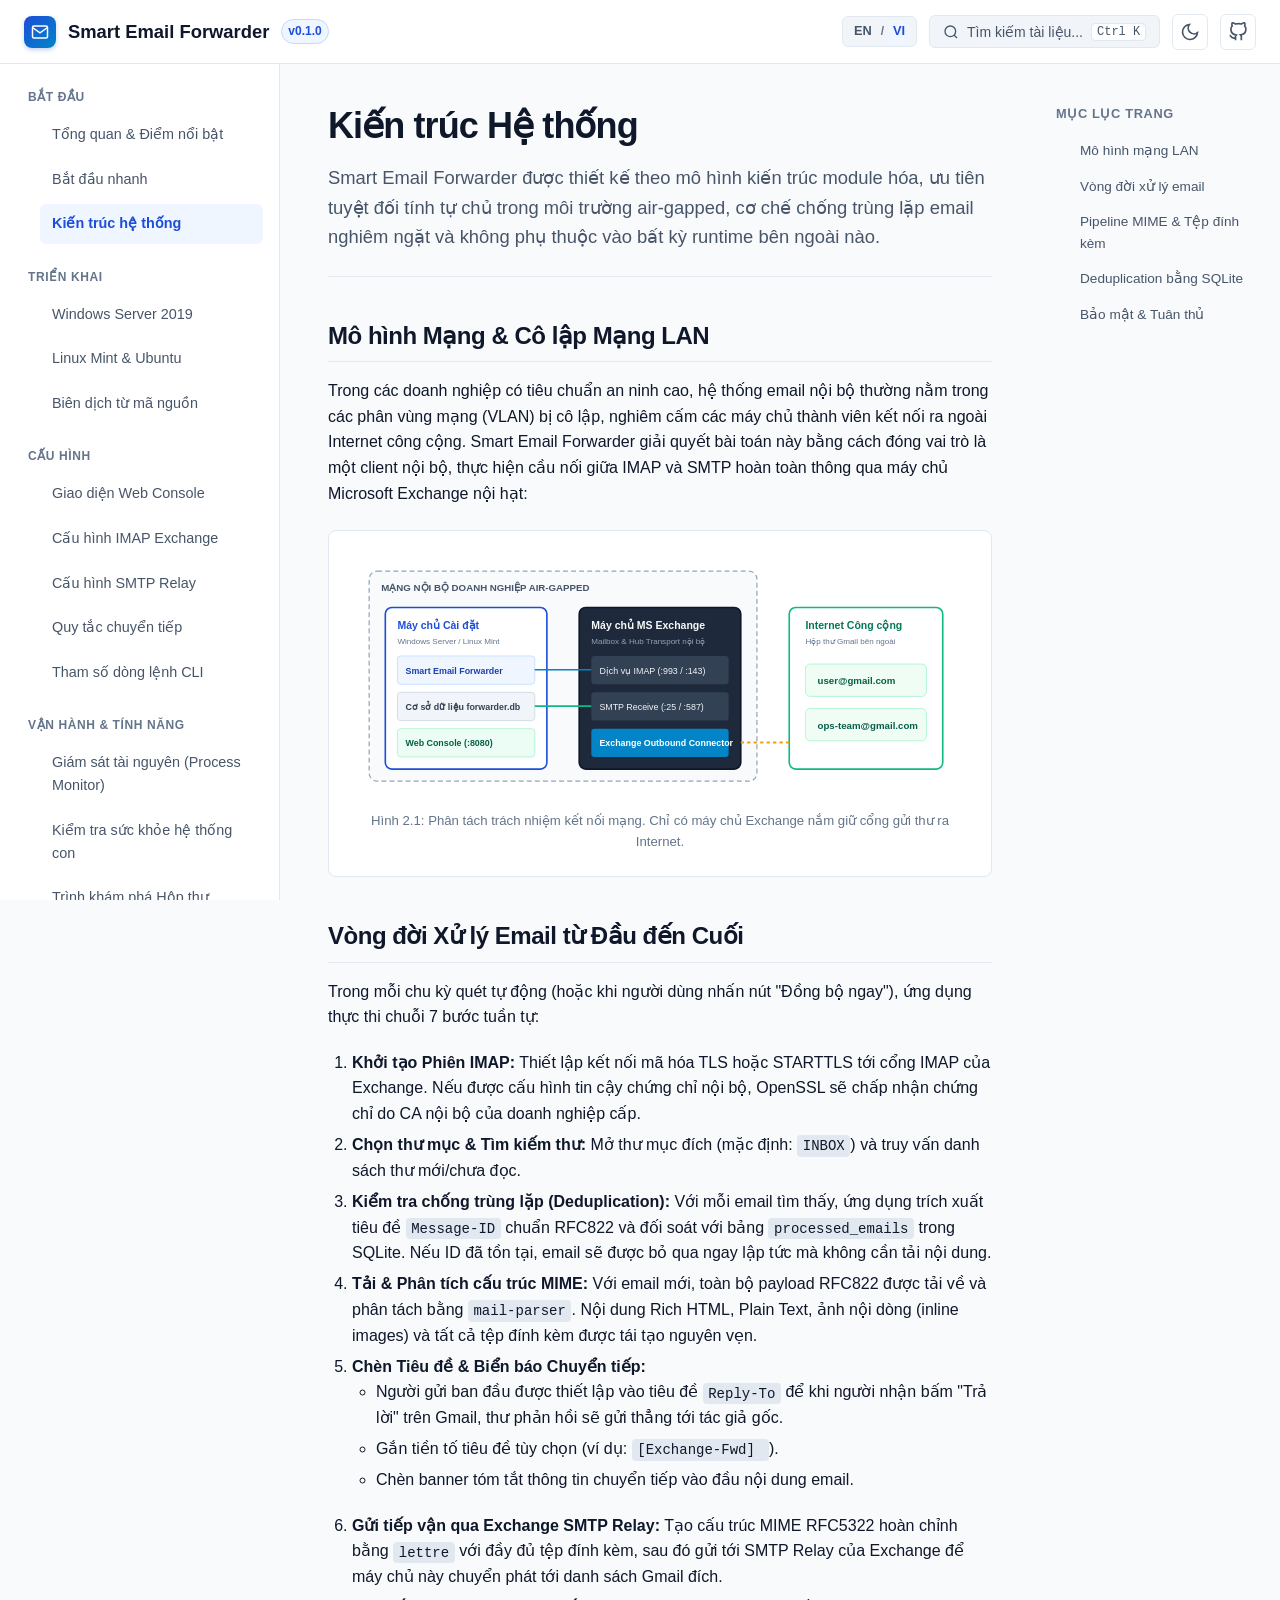
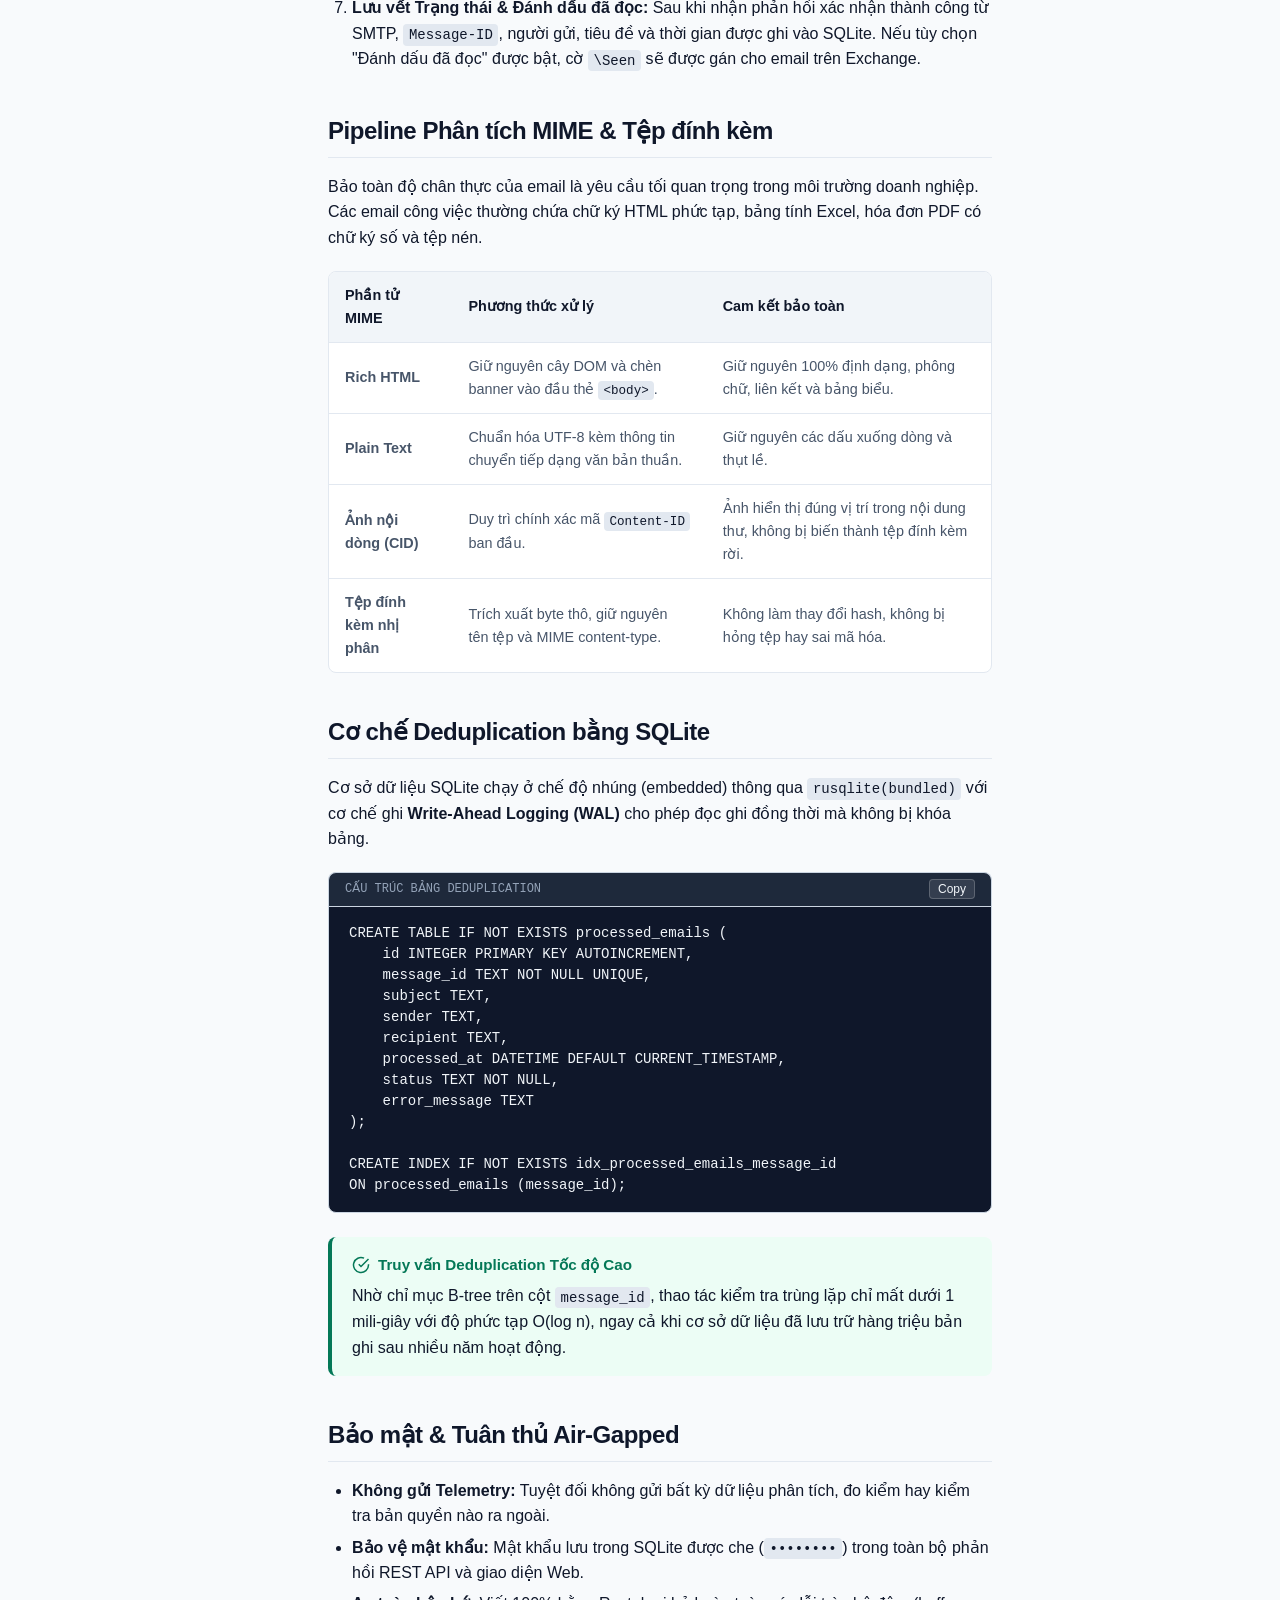
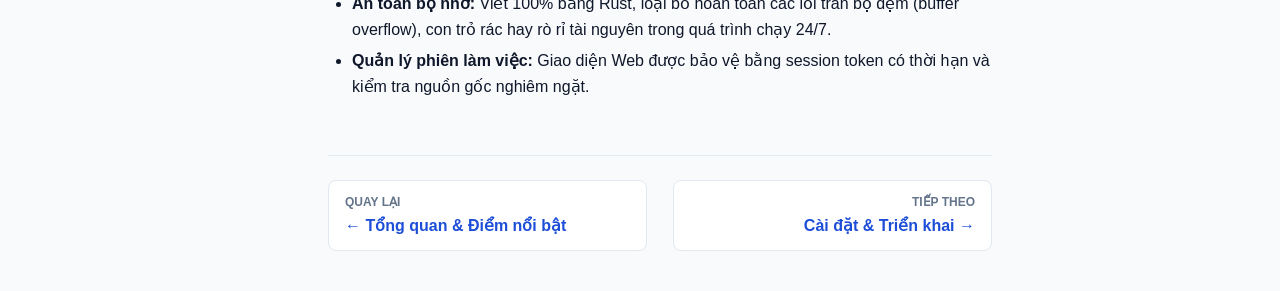
<file: docs/vi/architecture.html>
<!DOCTYPE html>
<html lang="vi">
<head>
  <meta charset="UTF-8">
  <meta name="viewport" content="width=device-width, initial-scale=1.0">
  <title>Kiến trúc hệ thống - Smart Email Forwarder</title>
  <meta name="description" content="Thiết kế kiến trúc chuyên sâu, luồng xử lý email, pipeline MIME và mô hình bảo mật của Smart Email Forwarder.">
  <link rel="stylesheet" href="../assets/css/docs.css">
  <link rel="icon" href="data:image/svg+xml,<svg xmlns=%22http://www.w3.org/2000/svg%22 viewBox=%220 0 100 100%22><text y=%22.9em%22 font-size=%2290%22>⚡</text></svg>">
</head>
<body>

  <!-- Header -->
  <header class="docs-header">
    <div style="display: flex; align-items: center; gap: 1rem;">
      <button class="mobile-nav-toggle" id="mobile-nav-toggle" aria-label="Mở menu">
        <svg width="20" height="20" viewBox="0 0 24 24" fill="none" stroke="currentColor" stroke-width="2"><line x1="3" y1="12" x2="21" y2="12"/><line x1="3" y1="6" x2="21" y2="6"/><line x1="3" y1="18" x2="21" y2="18"/></svg>
      </button>
      <a href="index.html" class="brand">
        <div class="brand-icon">
          <svg width="18" height="18" viewBox="0 0 24 24" fill="none" stroke="currentColor" stroke-width="2"><path d="M4 4h16c1.1 0 2 .9 2 2v12c0 1.1-.9 2-2 2H4c-1.1 0-2-.9-2-2V6c0-1.1.9-2 2-2z"/><polyline points="22,6 12,13 2,6"/></svg>
        </div>
        <span>Smart Email Forwarder</span>
        <span class="brand-badge">v0.1.0</span>
      </a>
    </div>

    <div class="header-actions">
      <div class="lang-switch">
        <a href="../architecture.html" class="lang-btn" title="Switch to English">EN</a>
        <span class="lang-divider">/</span>
        <span class="lang-btn active">VI</span>
      </div>
      <button class="search-trigger" id="search-trigger">
        <svg width="16" height="16" viewBox="0 0 24 24" fill="none" stroke="currentColor" stroke-width="2"><circle cx="11" cy="11" r="8"/><line x1="21" y1="21" x2="16.65" y2="16.65"/></svg>
        <span>Tìm kiếm tài liệu...</span>
        <kbd class="search-shortcut">Ctrl K</kbd>
      </button>
      <button class="theme-toggle" id="theme-toggle" aria-label="Đổi giao diện">
        <svg width="20" height="20" viewBox="0 0 24 24" fill="none" stroke="currentColor" stroke-width="2"><path d="M21 12.79A9 9 0 1 1 11.21 3 7 7 0 0 0 21 12.79z"/></svg>
      </button>
      <a href="https://github.com/anhhtca/smart-email-fowarder" target="_blank" rel="noopener noreferrer" class="theme-toggle" aria-label="Mã nguồn GitHub">
        <svg width="20" height="20" viewBox="0 0 24 24" fill="none" stroke="currentColor" stroke-width="2"><path d="M9 19c-5 1.5-5-2.5-7-3m14 6v-3.87a3.37 3.37 0 0 0-.94-2.61c3.14-.35 6.44-1.54 6.44-7A5.44 5.44 0 0 0 20 4.77 5.07 5.07 0 0 0 19.91 1S18.73.65 16 2.48a13.38 13.38 0 0 0-7 0C6.27.65 5.09 1 5.09 1A5.07 5.07 0 0 0 5 4.77a5.44 5.44 0 0 0-1.5 3.78c0 5.42 3.3 6.61 6.44 7A3.37 3.37 0 0 0 9 18.13V22"/></svg>
      </a>
    </div>
  </header>

  <!-- Layout -->
  <div class="docs-layout">
    <!-- Sidebar -->
    <aside class="docs-sidebar">
      <div class="sidebar-section">
        <div class="sidebar-title">Bắt đầu</div>
        <ul class="sidebar-nav">
          <li><a href="index.html" class="sidebar-link">Tổng quan & Điểm nổi bật</a></li>
          <li><a href="index.html#quickstart" class="sidebar-link">Bắt đầu nhanh</a></li>
          <li><a href="architecture.html" class="sidebar-link active">Kiến trúc hệ thống</a></li>
        </ul>
      </div>

      <div class="sidebar-section">
        <div class="sidebar-title">Triển khai</div>
        <ul class="sidebar-nav">
          <li><a href="installation.html#windows" class="sidebar-link">Windows Server 2019</a></li>
          <li><a href="installation.html#linux" class="sidebar-link">Linux Mint & Ubuntu</a></li>
          <li><a href="installation.html#build" class="sidebar-link">Biên dịch từ mã nguồn</a></li>
        </ul>
      </div>

      <div class="sidebar-section">
        <div class="sidebar-title">Cấu hình</div>
        <ul class="sidebar-nav">
          <li><a href="configuration.html#webui" class="sidebar-link">Giao diện Web Console</a></li>
          <li><a href="configuration.html#imap" class="sidebar-link">Cấu hình IMAP Exchange</a></li>
          <li><a href="configuration.html#smtp" class="sidebar-link">Cấu hình SMTP Relay</a></li>
          <li><a href="configuration.html#forwarding" class="sidebar-link">Quy tắc chuyển tiếp</a></li>
          <li><a href="configuration.html#cli" class="sidebar-link">Tham số dòng lệnh CLI</a></li>
        </ul>
      </div>

      <div class="sidebar-section">
        <div class="sidebar-title">Vận hành & Tính năng</div>
        <ul class="sidebar-nav">
          <li><a href="operations.html#telemetry" class="sidebar-link">Giám sát tài nguyên (Process Monitor)</a></li>
          <li><a href="operations.html#health" class="sidebar-link">Kiểm tra sức khỏe hệ thống con</a></li>
          <li><a href="mailbox-explorer.html" class="sidebar-link">Trình khám phá Hộp thư</a></li>
          <li><a href="operations.html#database" class="sidebar-link">Bảo trì cơ sở dữ liệu</a></li>
          <li><a href="operations.html#troubleshooting" class="sidebar-link">Hướng dẫn xử lý sự cố</a></li>
        </ul>
      </div>

      <div class="sidebar-section">
        <div class="sidebar-title">Lập trình viên</div>
        <ul class="sidebar-nav">
          <li><a href="api.html" class="sidebar-link">Tài liệu REST API</a></li>
        </ul>
      </div>
    </aside>

    <!-- Main Content -->
    <main class="docs-content">
      <h1>Kiến trúc Hệ thống</h1>
      <p class="docs-lead">
        Smart Email Forwarder được thiết kế theo mô hình kiến trúc module hóa, ưu tiên tuyệt đối tính tự chủ trong môi trường air-gapped, cơ chế chống trùng lặp email nghiêm ngặt và không phụ thuộc vào bất kỳ runtime bên ngoài nào.
      </p>

      <h2 id="topology">Mô hình Mạng &amp; Cô lập Mạng LAN</h2>
      <p>
        Trong các doanh nghiệp có tiêu chuẩn an ninh cao, hệ thống email nội bộ thường nằm trong các phân vùng mạng (VLAN) bị cô lập, nghiêm cấm các máy chủ thành viên kết nối ra ngoài Internet công cộng. Smart Email Forwarder giải quyết bài toán này bằng cách đóng vai trò là một client nội bộ, thực hiện cầu nối giữa IMAP và SMTP hoàn toàn thông qua máy chủ Microsoft Exchange nội hạt:
      </p>

      <div class="diagram-box">
        <svg viewBox="0 0 760 300" xmlns="http://www.w3.org/2000/svg" style="font-family: var(--font-sans);">
          <!-- Corporate Perimeter -->
          <rect x="20" y="20" width="480" height="260" rx="10" fill="#f8fafc" stroke="#94a3b8" stroke-width="1.5" stroke-dasharray="6,4"/>
          <text x="35" y="44" font-size="12" font-weight="700" fill="#475569">MẠNG NỘI BỘ DOANH NGHIỆP AIR-GAPPED</text>

          <!-- Host Machine -->
          <rect x="40" y="65" width="200" height="200" rx="8" fill="#ffffff" stroke="#1d4ed8" stroke-width="2"/>
          <text x="55" y="92" font-size="13" font-weight="700" fill="#1d4ed8">Máy chủ Cài đặt</text>
          <text x="55" y="110" font-size="10" fill="#64748b">Windows Server / Linux Mint</text>

          <rect x="55" y="125" width="170" height="35" rx="4" fill="#eff6ff" stroke="#bfdbfe"/>
          <text x="65" y="147" font-size="11" font-weight="600" fill="#1e40af">Smart Email Forwarder</text>

          <rect x="55" y="170" width="170" height="35" rx="4" fill="#f1f5f9" stroke="#cbd5e1"/>
          <text x="65" y="192" font-size="11" font-weight="600" fill="#334155">Cơ sở dữ liệu forwarder.db</text>

          <rect x="55" y="215" width="170" height="35" rx="4" fill="#ecfdf5" stroke="#a7f3d0"/>
          <text x="65" y="237" font-size="11" font-weight="600" fill="#065f46">Web Console (:8080)</text>

          <!-- Exchange Server -->
          <rect x="280" y="65" width="200" height="200" rx="8" fill="#1e293b" stroke="#0f172a" stroke-width="2"/>
          <text x="295" y="92" font-size="13" font-weight="700" fill="#f8fafc">Máy chủ MS Exchange</text>
          <text x="295" y="110" font-size="10" fill="#94a3b8">Mailbox & Hub Transport nội bộ</text>

          <rect x="295" y="125" width="170" height="35" rx="4" fill="#334155"/>
          <text x="305" y="147" font-size="11" fill="#f1f5f9">Dịch vụ IMAP (:993 / :143)</text>

          <rect x="295" y="170" width="170" height="35" rx="4" fill="#334155"/>
          <text x="305" y="192" font-size="11" fill="#f1f5f9">SMTP Receive (:25 / :587)</text>

          <rect x="295" y="215" width="170" height="35" rx="4" fill="#0284c7"/>
          <text x="305" y="237" font-size="11" font-weight="600" fill="#ffffff">Exchange Outbound Connector</text>

          <!-- Internet / Gmail -->
          <rect x="540" y="65" width="190" height="200" rx="8" fill="#ffffff" stroke="#10b981" stroke-width="2"/>
          <text x="560" y="92" font-size="13" font-weight="700" fill="#047857">Internet Công cộng</text>
          <text x="560" y="110" font-size="10" fill="#64748b">Hộp thư Gmail bên ngoài</text>
          
          <rect x="560" y="135" width="150" height="40" rx="6" fill="#f0fdf4" stroke="#a7f3d0"/>
          <text x="575" y="160" font-size="12" font-weight="600" fill="#065f46">user@gmail.com</text>

          <rect x="560" y="190" width="150" height="40" rx="6" fill="#f0fdf4" stroke="#a7f3d0"/>
          <text x="575" y="215" font-size="12" font-weight="600" fill="#065f46">ops-team@gmail.com</text>

          <!-- Flow Connections -->
          <path d="M 225 142 L 295 142" stroke="#0284c7" stroke-width="2"/>
          <path d="M 225 187 L 295 187" stroke="#10b981" stroke-width="2"/>
          <path d="M 480 232 L 540 232" stroke="#f59e0b" stroke-width="2.5" stroke-dasharray="4,4"/>
        </svg>
        <div class="diagram-caption">Hình 2.1: Phân tách trách nhiệm kết nối mạng. Chỉ có máy chủ Exchange nắm giữ cổng gửi thư ra Internet.</div>
      </div>

      <h2 id="lifecycle">Vòng đời Xử lý Email từ Đầu đến Cuối</h2>
      <p>Trong mỗi chu kỳ quét tự động (hoặc khi người dùng nhấn nút "Đồng bộ ngay"), ứng dụng thực thi chuỗi 7 bước tuần tự:</p>

      <ol>
        <li>
          <strong>Khởi tạo Phiên IMAP:</strong> Thiết lập kết nối mã hóa TLS hoặc STARTTLS tới cổng IMAP của Exchange. Nếu được cấu hình tin cậy chứng chỉ nội bộ, OpenSSL sẽ chấp nhận chứng chỉ do CA nội bộ của doanh nghiệp cấp.
        </li>
        <li>
          <strong>Chọn thư mục &amp; Tìm kiếm thư:</strong> Mở thư mục đích (mặc định: <code>INBOX</code>) và truy vấn danh sách thư mới/chưa đọc.
        </li>
        <li>
          <strong>Kiểm tra chống trùng lặp (Deduplication):</strong> Với mỗi email tìm thấy, ứng dụng trích xuất tiêu đề <code>Message-ID</code> chuẩn RFC822 và đối soát với bảng <code>processed_emails</code> trong SQLite. Nếu ID đã tồn tại, email sẽ được bỏ qua ngay lập tức mà không cần tải nội dung.
        </li>
        <li>
          <strong>Tải &amp; Phân tích cấu trúc MIME:</strong> Với email mới, toàn bộ payload RFC822 được tải về và phân tách bằng <code>mail-parser</code>. Nội dung Rich HTML, Plain Text, ảnh nội dòng (inline images) và tất cả tệp đính kèm được tái tạo nguyên vẹn.
        </li>
        <li>
          <strong>Chèn Tiêu đề &amp; Biển báo Chuyển tiếp:</strong> 
          <ul>
            <li>Người gửi ban đầu được thiết lập vào tiêu đề <code>Reply-To</code> để khi người nhận bấm "Trả lời" trên Gmail, thư phản hồi sẽ gửi thẳng tới tác giả gốc.</li>
            <li>Gắn tiền tố tiêu đề tùy chọn (ví dụ: <code>[Exchange-Fwd] </code>).</li>
            <li>Chèn banner tóm tắt thông tin chuyển tiếp vào đầu nội dung email.</li>
          </ul>
        </li>
        <li>
          <strong>Gửi tiếp vận qua Exchange SMTP Relay:</strong> Tạo cấu trúc MIME RFC5322 hoàn chỉnh bằng <code>lettre</code> với đầy đủ tệp đính kèm, sau đó gửi tới SMTP Relay của Exchange để máy chủ này chuyển phát tới danh sách Gmail đích.
        </li>
        <li>
          <strong>Lưu vết Trạng thái &amp; Đánh dấu đã đọc:</strong> Sau khi nhận phản hồi xác nhận thành công từ SMTP, <code>Message-ID</code>, người gửi, tiêu đề và thời gian được ghi vào SQLite. Nếu tùy chọn "Đánh dấu đã đọc" được bật, cờ <code>\Seen</code> sẽ được gán cho email trên Exchange.
        </li>
      </ol>

      <h2 id="mime-pipeline">Pipeline Phân tích MIME &amp; Tệp đính kèm</h2>
      <p>
        Bảo toàn độ chân thực của email là yêu cầu tối quan trọng trong môi trường doanh nghiệp. Các email công việc thường chứa chữ ký HTML phức tạp, bảng tính Excel, hóa đơn PDF có chữ ký số và tệp nén.
      </p>

      <div class="table-wrapper">
        <table>
          <thead>
            <tr>
              <th>Phần tử MIME</th>
              <th>Phương thức xử lý</th>
              <th>Cam kết bảo toàn</th>
            </tr>
          </thead>
          <tbody>
            <tr>
              <td><strong>Rich HTML</strong></td>
              <td>Giữ nguyên cây DOM và chèn banner vào đầu thẻ <code>&lt;body&gt;</code>.</td>
              <td>Giữ nguyên 100% định dạng, phông chữ, liên kết và bảng biểu.</td>
            </tr>
            <tr>
              <td><strong>Plain Text</strong></td>
              <td>Chuẩn hóa UTF-8 kèm thông tin chuyển tiếp dạng văn bản thuần.</td>
              <td>Giữ nguyên các dấu xuống dòng và thụt lề.</td>
            </tr>
            <tr>
              <td><strong>Ảnh nội dòng (CID)</strong></td>
              <td>Duy trì chính xác mã <code>Content-ID</code> ban đầu.</td>
              <td>Ảnh hiển thị đúng vị trí trong nội dung thư, không bị biến thành tệp đính kèm rời.</td>
            </tr>
            <tr>
              <td><strong>Tệp đính kèm nhị phân</strong></td>
              <td>Trích xuất byte thô, giữ nguyên tên tệp và MIME content-type.</td>
              <td>Không làm thay đổi hash, không bị hỏng tệp hay sai mã hóa.</td>
            </tr>
          </tbody>
        </table>
      </div>

      <h2 id="sqlite">Cơ chế Deduplication bằng SQLite</h2>
      <p>
        Cơ sở dữ liệu SQLite chạy ở chế độ nhúng (embedded) thông qua <code>rusqlite(bundled)</code> với cơ chế ghi <strong>Write-Ahead Logging (WAL)</strong> cho phép đọc ghi đồng thời mà không bị khóa bảng.
      </p>

      <div class="code-wrapper">
        <div class="code-header">
          <span>CẤU TRÚC BẢNG DEDUPLICATION</span>
          <button class="copy-btn">Copy</button>
        </div>
        <pre><code class="language-sql">CREATE TABLE IF NOT EXISTS processed_emails (
    id INTEGER PRIMARY KEY AUTOINCREMENT,
    message_id TEXT NOT NULL UNIQUE,
    subject TEXT,
    sender TEXT,
    recipient TEXT,
    processed_at DATETIME DEFAULT CURRENT_TIMESTAMP,
    status TEXT NOT NULL,
    error_message TEXT
);

CREATE INDEX IF NOT EXISTS idx_processed_emails_message_id 
ON processed_emails (message_id);</code></pre>
      </div>

      <div class="callout callout-tip">
        <div class="callout-title">
          <svg width="18" height="18" viewBox="0 0 24 24" fill="none" stroke="currentColor" stroke-width="2"><path d="M22 11.08V12a10 10 0 1 1-5.93-9.14"/><polyline points="22 4 12 14.01 9 11.01"/></svg>
          Truy vấn Deduplication Tốc độ Cao
        </div>
        <p>Nhờ chỉ mục B-tree trên cột <code>message_id</code>, thao tác kiểm tra trùng lặp chỉ mất dưới 1 mili-giây với độ phức tạp O(log n), ngay cả khi cơ sở dữ liệu đã lưu trữ hàng triệu bản ghi sau nhiều năm hoạt động.</p>
      </div>

      <h2 id="security">Bảo mật &amp; Tuân thủ Air-Gapped</h2>
      <ul>
        <li><strong>Không gửi Telemetry:</strong> Tuyệt đối không gửi bất kỳ dữ liệu phân tích, đo kiểm hay kiểm tra bản quyền nào ra ngoài.</li>
        <li><strong>Bảo vệ mật khẩu:</strong> Mật khẩu lưu trong SQLite được che (<code>••••••••</code>) trong toàn bộ phản hồi REST API và giao diện Web.</li>
        <li><strong>An toàn bộ nhớ:</strong> Viết 100% bằng Rust, loại bỏ hoàn toàn các lỗi tràn bộ đệm (buffer overflow), con trỏ rác hay rò rỉ tài nguyên trong quá trình chạy 24/7.</li>
        <li><strong>Quản lý phiên làm việc:</strong> Giao diện Web được bảo vệ bằng session token có thời hạn và kiểm tra nguồn gốc nghiêm ngặt.</li>
      </ul>

      <div class="page-nav-footer">
        <a href="index.html" class="page-nav-btn">
          <span class="page-nav-label">Quay lại</span>
          <span class="page-nav-title">&larr; Tổng quan & Điểm nổi bật</span>
        </a>
        <a href="installation.html" class="page-nav-btn" style="text-align: right;">
          <span class="page-nav-label">Tiếp theo</span>
          <span class="page-nav-title">Cài đặt & Triển khai &rarr;</span>
        </a>
      </div>
    </main>

    <!-- Table of Contents -->
    <aside class="docs-toc">
      <div class="toc-title">Mục lục trang</div>
      <ul class="toc-nav">
        <li><a href="#topology">Mô hình mạng LAN</a></li>
        <li><a href="#lifecycle">Vòng đời xử lý email</a></li>
        <li><a href="#mime-pipeline">Pipeline MIME & Tệp đính kèm</a></li>
        <li><a href="#sqlite">Deduplication bằng SQLite</a></li>
        <li><a href="#security">Bảo mật & Tuân thủ</a></li>
      </ul>
    </aside>
  </div>

  <!-- Search Modal -->
  <div class="search-modal" id="search-modal">
    <div class="search-dialog">
      <div class="search-input-box">
        <svg width="20" height="20" viewBox="0 0 24 24" fill="none" stroke="currentColor" stroke-width="2"><circle cx="11" cy="11" r="8"/><line x1="21" y1="21" x2="16.65" y2="16.65"/></svg>
        <input type="text" id="search-input" placeholder="Nhập từ khóa tìm kiếm..." autocomplete="off">
        <kbd class="search-shortcut">ESC</kbd>
      </div>
      <div class="search-results" id="search-results"></div>
    </div>
  </div>

  <script src="../assets/js/docs.js"></script>
</body>
</html>
</file>
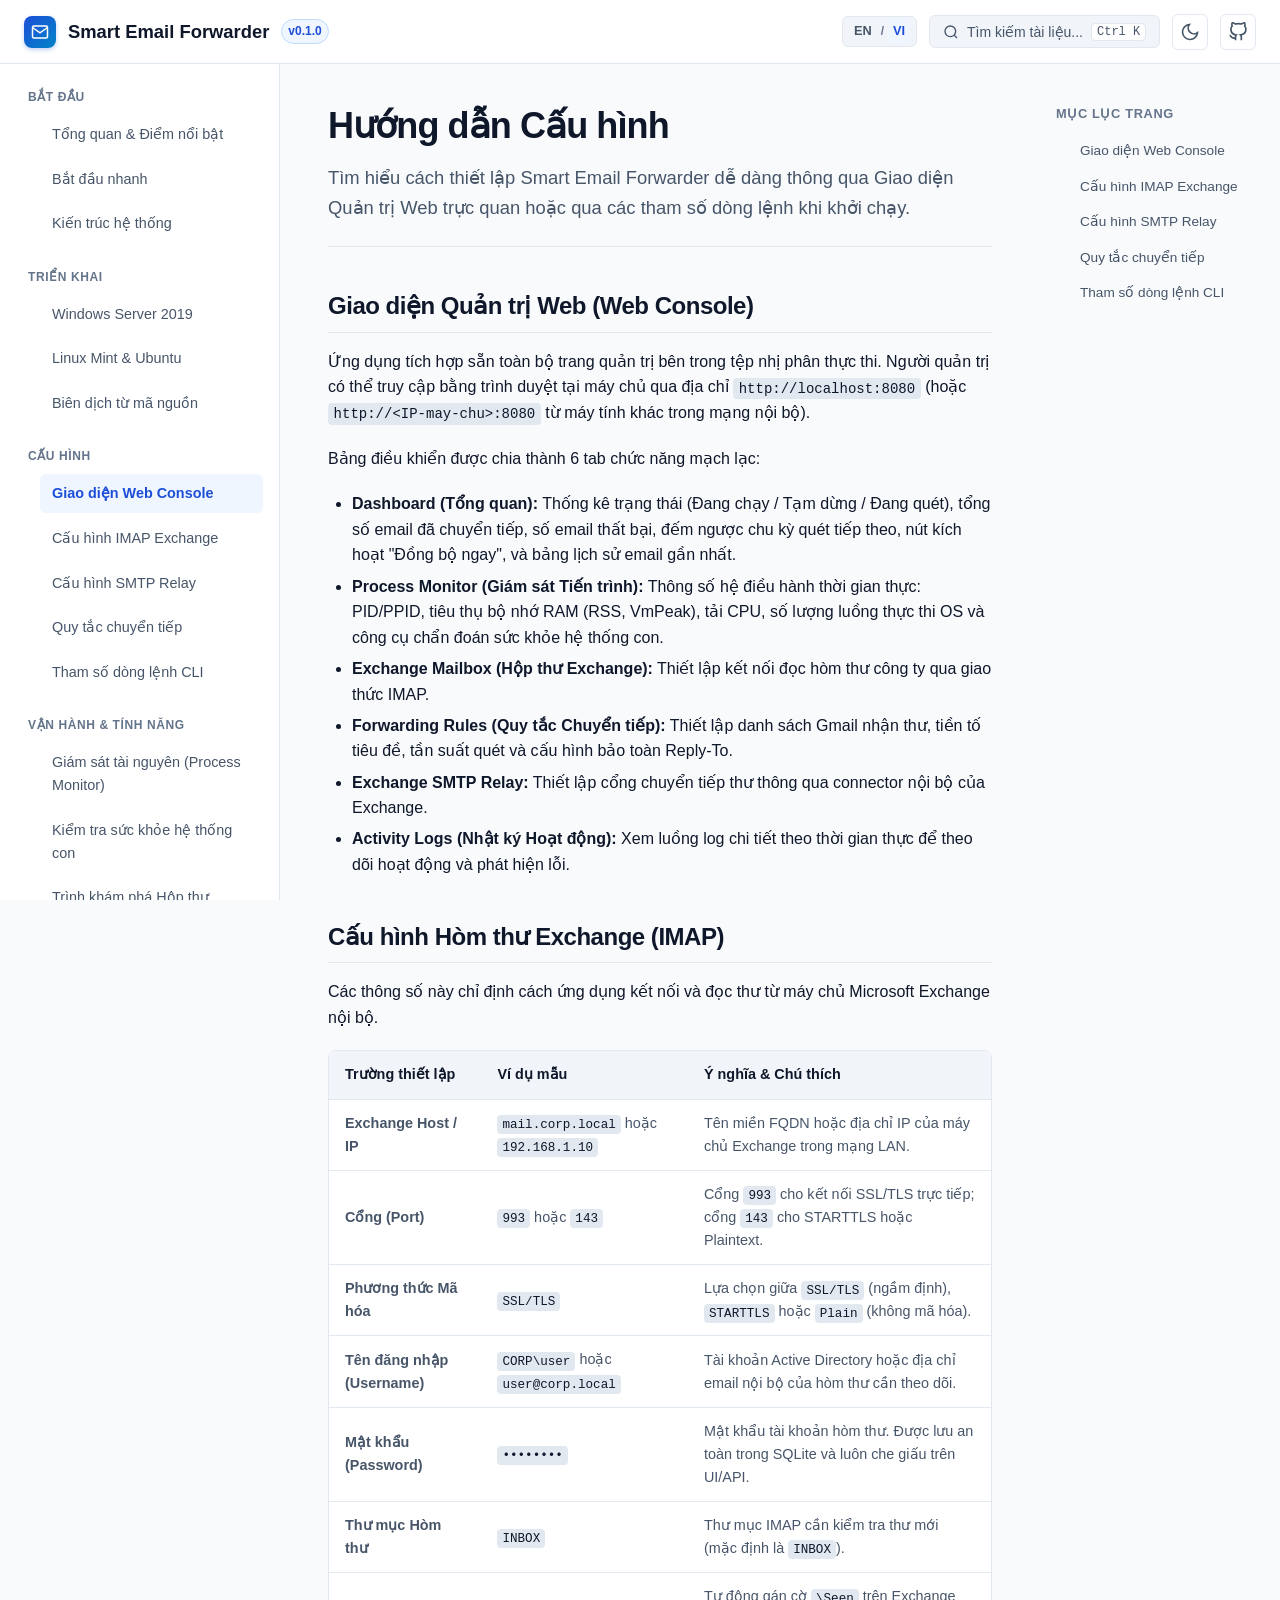
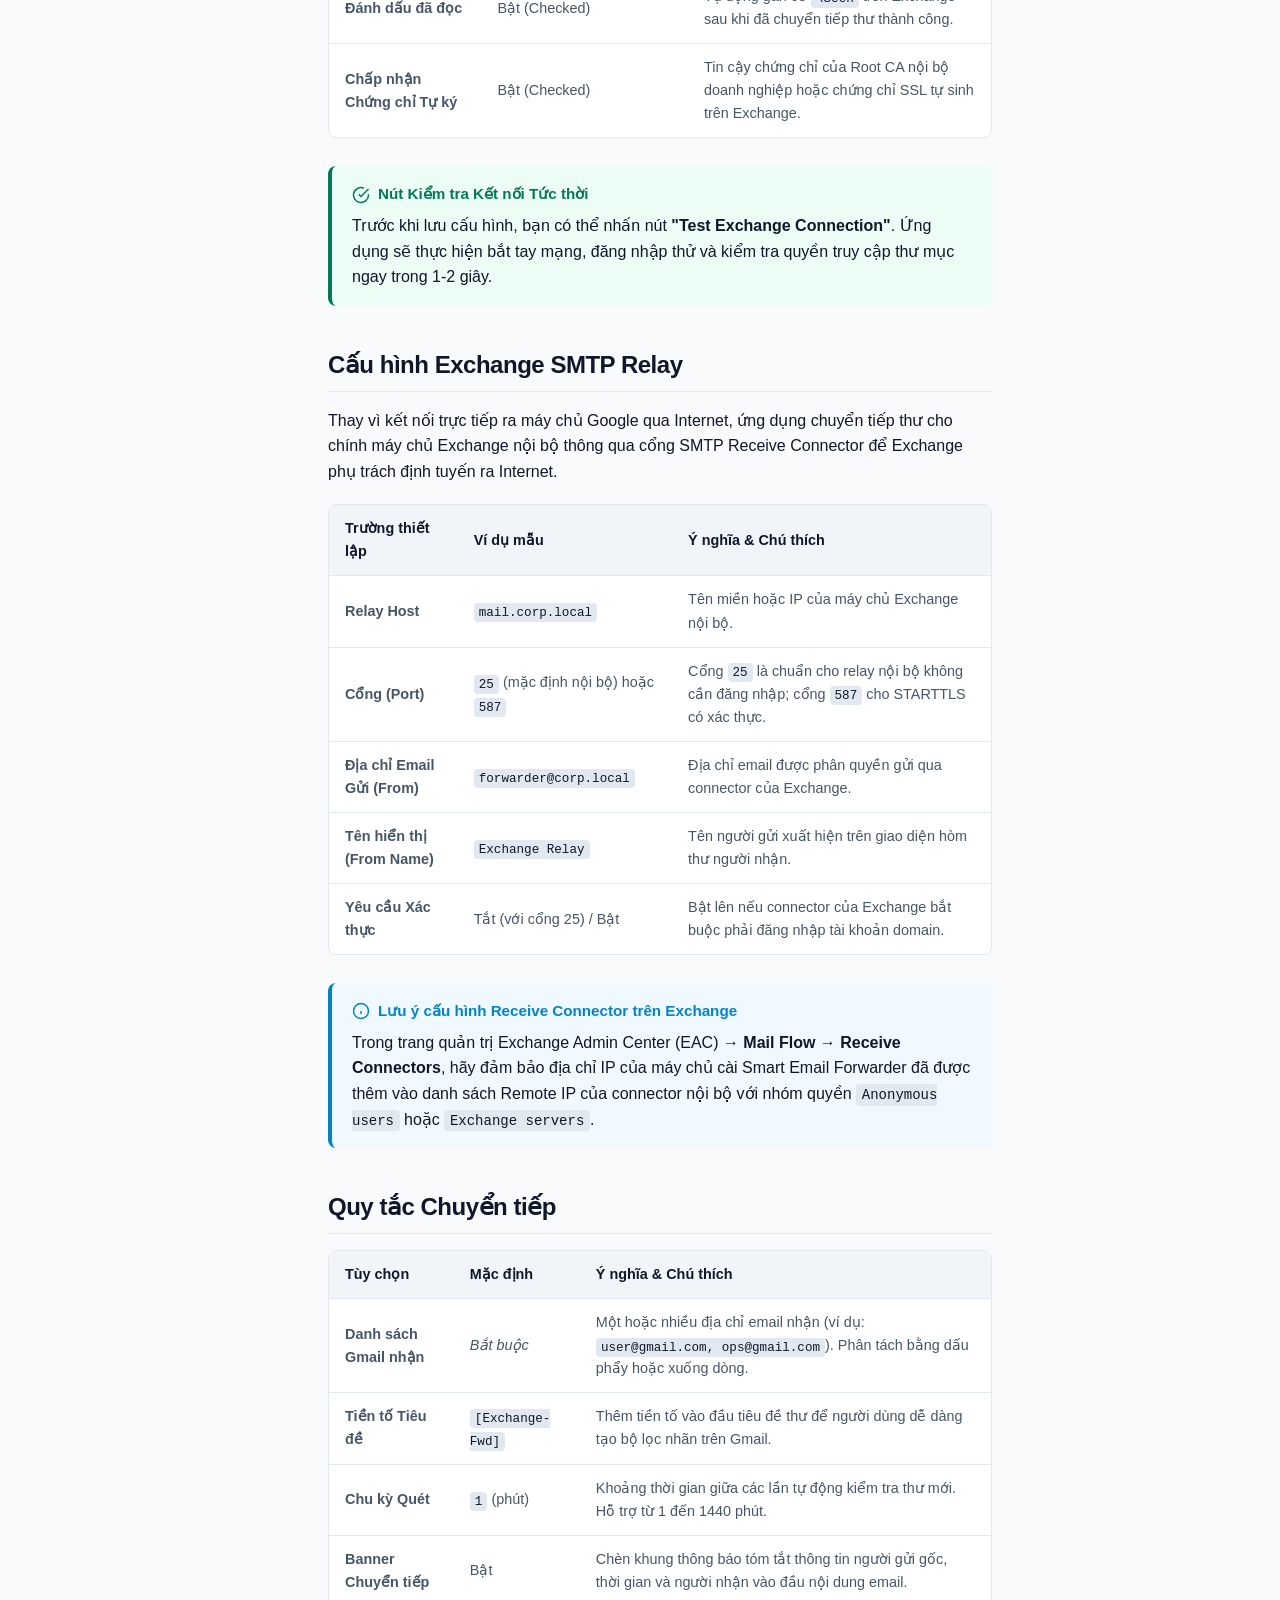
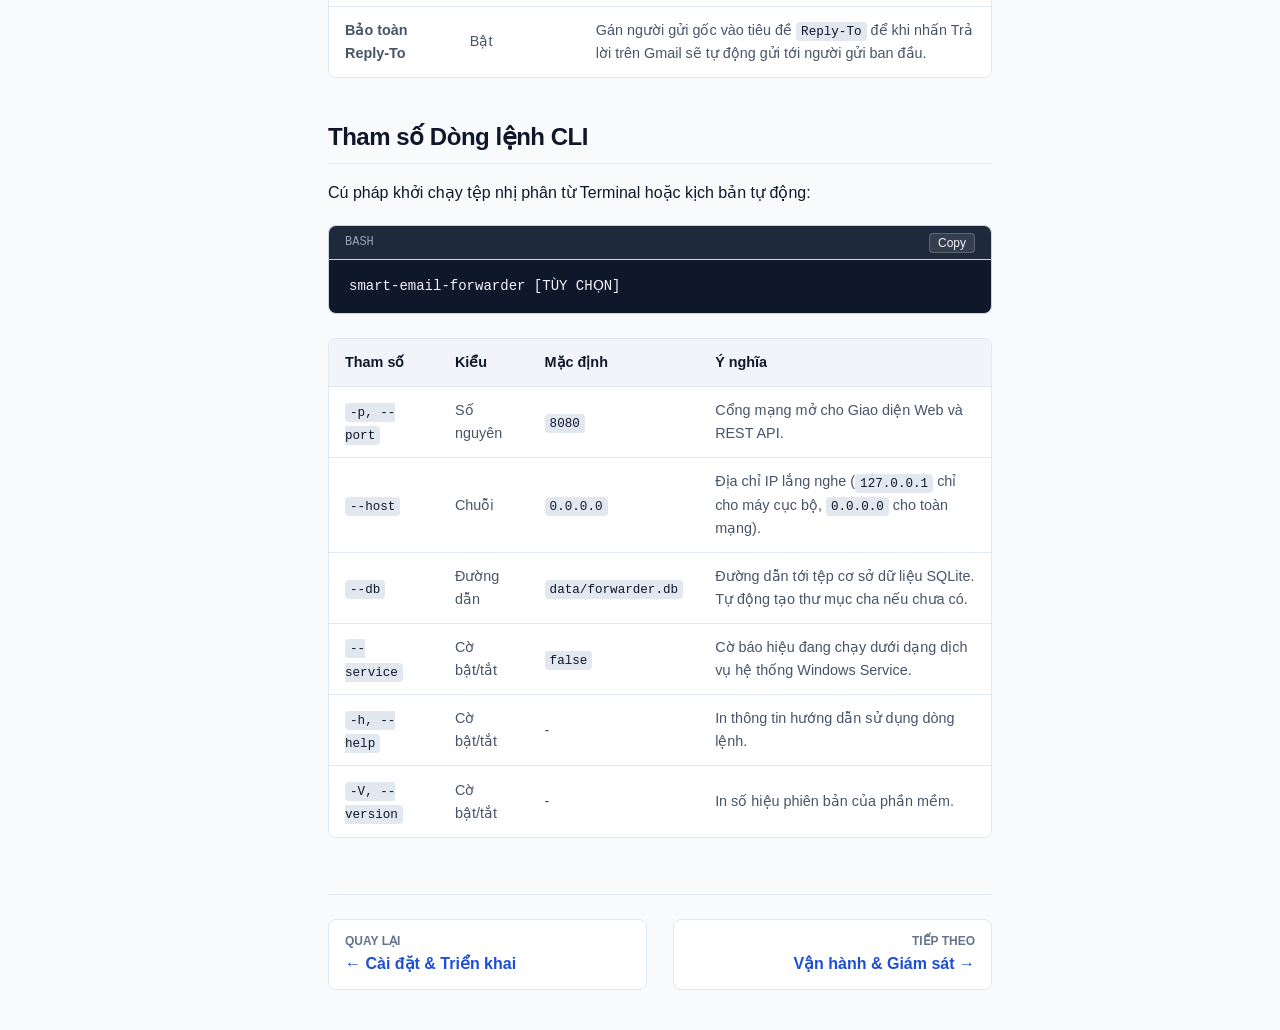
<file: docs/vi/configuration.html>
<!DOCTYPE html>
<html lang="vi">
<head>
  <meta charset="UTF-8">
  <meta name="viewport" content="width=device-width, initial-scale=1.0">
  <title>Hướng dẫn Cấu hình - Smart Email Forwarder</title>
  <meta name="description" content="Hướng dẫn chi tiết cấu hình IMAP Exchange, SMTP Relay, quy tắc chuyển tiếp và các tham số dòng lệnh CLI cho Smart Email Forwarder.">
  <link rel="stylesheet" href="../assets/css/docs.css">
  <link rel="icon" href="data:image/svg+xml,<svg xmlns=%22http://www.w3.org/2000/svg%22 viewBox=%220 0 100 100%22><text y=%22.9em%22 font-size=%2290%22>⚡</text></svg>">
</head>
<body>

  <!-- Header -->
  <header class="docs-header">
    <div style="display: flex; align-items: center; gap: 1rem;">
      <button class="mobile-nav-toggle" id="mobile-nav-toggle" aria-label="Mở menu">
        <svg width="20" height="20" viewBox="0 0 24 24" fill="none" stroke="currentColor" stroke-width="2"><line x1="3" y1="12" x2="21" y2="12"/><line x1="3" y1="6" x2="21" y2="6"/><line x1="3" y1="18" x2="21" y2="18"/></svg>
      </button>
      <a href="index.html" class="brand">
        <div class="brand-icon">
          <svg width="18" height="18" viewBox="0 0 24 24" fill="none" stroke="currentColor" stroke-width="2"><path d="M4 4h16c1.1 0 2 .9 2 2v12c0 1.1-.9 2-2 2H4c-1.1 0-2-.9-2-2V6c0-1.1.9-2 2-2z"/><polyline points="22,6 12,13 2,6"/></svg>
        </div>
        <span>Smart Email Forwarder</span>
        <span class="brand-badge">v0.1.0</span>
      </a>
    </div>

    <div class="header-actions">
      <div class="lang-switch">
        <a href="../configuration.html" class="lang-btn" title="Switch to English">EN</a>
        <span class="lang-divider">/</span>
        <span class="lang-btn active">VI</span>
      </div>
      <button class="search-trigger" id="search-trigger">
        <svg width="16" height="16" viewBox="0 0 24 24" fill="none" stroke="currentColor" stroke-width="2"><circle cx="11" cy="11" r="8"/><line x1="21" y1="21" x2="16.65" y2="16.65"/></svg>
        <span>Tìm kiếm tài liệu...</span>
        <kbd class="search-shortcut">Ctrl K</kbd>
      </button>
      <button class="theme-toggle" id="theme-toggle" aria-label="Đổi giao diện">
        <svg width="20" height="20" viewBox="0 0 24 24" fill="none" stroke="currentColor" stroke-width="2"><path d="M21 12.79A9 9 0 1 1 11.21 3 7 7 0 0 0 21 12.79z"/></svg>
      </button>
      <a href="https://github.com/anhhtca/smart-email-fowarder" target="_blank" rel="noopener noreferrer" class="theme-toggle" aria-label="Mã nguồn GitHub">
        <svg width="20" height="20" viewBox="0 0 24 24" fill="none" stroke="currentColor" stroke-width="2"><path d="M9 19c-5 1.5-5-2.5-7-3m14 6v-3.87a3.37 3.37 0 0 0-.94-2.61c3.14-.35 6.44-1.54 6.44-7A5.44 5.44 0 0 0 20 4.77 5.07 5.07 0 0 0 19.91 1S18.73.65 16 2.48a13.38 13.38 0 0 0-7 0C6.27.65 5.09 1 5.09 1A5.07 5.07 0 0 0 5 4.77a5.44 5.44 0 0 0-1.5 3.78c0 5.42 3.3 6.61 6.44 7A3.37 3.37 0 0 0 9 18.13V22"/></svg>
      </a>
    </div>
  </header>

  <!-- Layout -->
  <div class="docs-layout">
    <!-- Sidebar -->
    <aside class="docs-sidebar">
      <div class="sidebar-section">
        <div class="sidebar-title">Bắt đầu</div>
        <ul class="sidebar-nav">
          <li><a href="index.html" class="sidebar-link">Tổng quan & Điểm nổi bật</a></li>
          <li><a href="index.html#quickstart" class="sidebar-link">Bắt đầu nhanh</a></li>
          <li><a href="architecture.html" class="sidebar-link">Kiến trúc hệ thống</a></li>
        </ul>
      </div>

      <div class="sidebar-section">
        <div class="sidebar-title">Triển khai</div>
        <ul class="sidebar-nav">
          <li><a href="installation.html#windows" class="sidebar-link">Windows Server 2019</a></li>
          <li><a href="installation.html#linux" class="sidebar-link">Linux Mint & Ubuntu</a></li>
          <li><a href="installation.html#build" class="sidebar-link">Biên dịch từ mã nguồn</a></li>
        </ul>
      </div>

      <div class="sidebar-section">
        <div class="sidebar-title">Cấu hình</div>
        <ul class="sidebar-nav">
          <li><a href="configuration.html#webui" class="sidebar-link active">Giao diện Web Console</a></li>
          <li><a href="configuration.html#imap" class="sidebar-link">Cấu hình IMAP Exchange</a></li>
          <li><a href="configuration.html#smtp" class="sidebar-link">Cấu hình SMTP Relay</a></li>
          <li><a href="configuration.html#forwarding" class="sidebar-link">Quy tắc chuyển tiếp</a></li>
          <li><a href="configuration.html#cli" class="sidebar-link">Tham số dòng lệnh CLI</a></li>
        </ul>
      </div>

      <div class="sidebar-section">
        <div class="sidebar-title">Vận hành & Tính năng</div>
        <ul class="sidebar-nav">
          <li><a href="operations.html#telemetry" class="sidebar-link">Giám sát tài nguyên (Process Monitor)</a></li>
          <li><a href="operations.html#health" class="sidebar-link">Kiểm tra sức khỏe hệ thống con</a></li>
          <li><a href="mailbox-explorer.html" class="sidebar-link">Trình khám phá Hộp thư</a></li>
          <li><a href="operations.html#database" class="sidebar-link">Bảo trì cơ sở dữ liệu</a></li>
          <li><a href="operations.html#troubleshooting" class="sidebar-link">Hướng dẫn xử lý sự cố</a></li>
        </ul>
      </div>

      <div class="sidebar-section">
        <div class="sidebar-title">Lập trình viên</div>
        <ul class="sidebar-nav">
          <li><a href="api.html" class="sidebar-link">Tài liệu REST API</a></li>
        </ul>
      </div>
    </aside>

    <!-- Main Content -->
    <main class="docs-content">
      <h1>Hướng dẫn Cấu hình</h1>
      <p class="docs-lead">
        Tìm hiểu cách thiết lập Smart Email Forwarder dễ dàng thông qua Giao diện Quản trị Web trực quan hoặc qua các tham số dòng lệnh khi khởi chạy.
      </p>

      <h2 id="webui">Giao diện Quản trị Web (Web Console)</h2>
      <p>
        Ứng dụng tích hợp sẵn toàn bộ trang quản trị bên trong tệp nhị phân thực thi. Người quản trị có thể truy cập bằng trình duyệt tại máy chủ qua địa chỉ <a href="http://localhost:8080" target="_blank"><code>http://localhost:8080</code></a> (hoặc <code>http://&lt;IP-may-chu&gt;:8080</code> từ máy tính khác trong mạng nội bộ).
      </p>

      <p>Bảng điều khiển được chia thành 6 tab chức năng mạch lạc:</p>
      <ul>
        <li><strong>Dashboard (Tổng quan):</strong> Thống kê trạng thái (Đang chạy / Tạm dừng / Đang quét), tổng số email đã chuyển tiếp, số email thất bại, đếm ngược chu kỳ quét tiếp theo, nút kích hoạt "Đồng bộ ngay", và bảng lịch sử email gần nhất.</li>
        <li><strong>Process Monitor (Giám sát Tiến trình):</strong> Thông số hệ điều hành thời gian thực: PID/PPID, tiêu thụ bộ nhớ RAM (RSS, VmPeak), tải CPU, số lượng luồng thực thi OS và công cụ chẩn đoán sức khỏe hệ thống con.</li>
        <li><strong>Exchange Mailbox (Hộp thư Exchange):</strong> Thiết lập kết nối đọc hòm thư công ty qua giao thức IMAP.</li>
        <li><strong>Forwarding Rules (Quy tắc Chuyển tiếp):</strong> Thiết lập danh sách Gmail nhận thư, tiền tố tiêu đề, tần suất quét và cấu hình bảo toàn Reply-To.</li>
        <li><strong>Exchange SMTP Relay:</strong> Thiết lập cổng chuyển tiếp thư thông qua connector nội bộ của Exchange.</li>
        <li><strong>Activity Logs (Nhật ký Hoạt động):</strong> Xem luồng log chi tiết theo thời gian thực để theo dõi hoạt động và phát hiện lỗi.</li>
      </ul>

      <h2 id="imap">Cấu hình Hòm thư Exchange (IMAP)</h2>
      <p>
        Các thông số này chỉ định cách ứng dụng kết nối và đọc thư từ máy chủ Microsoft Exchange nội bộ.
      </p>

      <div class="table-wrapper">
        <table>
          <thead>
            <tr>
              <th>Trường thiết lập</th>
              <th>Ví dụ mẫu</th>
              <th>Ý nghĩa &amp; Chú thích</th>
            </tr>
          </thead>
          <tbody>
            <tr>
              <td><strong>Exchange Host / IP</strong></td>
              <td><code>mail.corp.local</code> hoặc <code>192.168.1.10</code></td>
              <td>Tên miền FQDN hoặc địa chỉ IP của máy chủ Exchange trong mạng LAN.</td>
            </tr>
            <tr>
              <td><strong>Cổng (Port)</strong></td>
              <td><code>993</code> hoặc <code>143</code></td>
              <td>Cổng <code>993</code> cho kết nối SSL/TLS trực tiếp; cổng <code>143</code> cho STARTTLS hoặc Plaintext.</td>
            </tr>
            <tr>
              <td><strong>Phương thức Mã hóa</strong></td>
              <td><code>SSL/TLS</code></td>
              <td>Lựa chọn giữa <code>SSL/TLS</code> (ngầm định), <code>STARTTLS</code> hoặc <code>Plain</code> (không mã hóa).</td>
            </tr>
            <tr>
              <td><strong>Tên đăng nhập (Username)</strong></td>
              <td><code>CORP\user</code> hoặc <code>user@corp.local</code></td>
              <td>Tài khoản Active Directory hoặc địa chỉ email nội bộ của hòm thư cần theo dõi.</td>
            </tr>
            <tr>
              <td><strong>Mật khẩu (Password)</strong></td>
              <td><code>••••••••</code></td>
              <td>Mật khẩu tài khoản hòm thư. Được lưu an toàn trong SQLite và luôn che giấu trên UI/API.</td>
            </tr>
            <tr>
              <td><strong>Thư mục Hòm thư</strong></td>
              <td><code>INBOX</code></td>
              <td>Thư mục IMAP cần kiểm tra thư mới (mặc định là <code>INBOX</code>).</td>
            </tr>
            <tr>
              <td><strong>Đánh dấu đã đọc</strong></td>
              <td>Bật (Checked)</td>
              <td>Tự động gán cờ <code>\Seen</code> trên Exchange sau khi đã chuyển tiếp thư thành công.</td>
            </tr>
            <tr>
              <td><strong>Chấp nhận Chứng chỉ Tự ký</strong></td>
              <td>Bật (Checked)</td>
              <td>Tin cậy chứng chỉ của Root CA nội bộ doanh nghiệp hoặc chứng chỉ SSL tự sinh trên Exchange.</td>
            </tr>
          </tbody>
        </table>
      </div>

      <div class="callout callout-tip">
        <div class="callout-title">
          <svg width="18" height="18" viewBox="0 0 24 24" fill="none" stroke="currentColor" stroke-width="2"><path d="M22 11.08V12a10 10 0 1 1-5.93-9.14"/><polyline points="22 4 12 14.01 9 11.01"/></svg>
          Nút Kiểm tra Kết nối Tức thời
        </div>
        <p>Trước khi lưu cấu hình, bạn có thể nhấn nút <strong>"Test Exchange Connection"</strong>. Ứng dụng sẽ thực hiện bắt tay mạng, đăng nhập thử và kiểm tra quyền truy cập thư mục ngay trong 1-2 giây.</p>
      </div>

      <h2 id="smtp">Cấu hình Exchange SMTP Relay</h2>
      <p>
        Thay vì kết nối trực tiếp ra máy chủ Google qua Internet, ứng dụng chuyển tiếp thư cho chính máy chủ Exchange nội bộ thông qua cổng SMTP Receive Connector để Exchange phụ trách định tuyến ra Internet.
      </p>

      <div class="table-wrapper">
        <table>
          <thead>
            <tr>
              <th>Trường thiết lập</th>
              <th>Ví dụ mẫu</th>
              <th>Ý nghĩa &amp; Chú thích</th>
            </tr>
          </thead>
          <tbody>
            <tr>
              <td><strong>Relay Host</strong></td>
              <td><code>mail.corp.local</code></td>
              <td>Tên miền hoặc IP của máy chủ Exchange nội bộ.</td>
            </tr>
            <tr>
              <td><strong>Cổng (Port)</strong></td>
              <td><code>25</code> (mặc định nội bộ) hoặc <code>587</code></td>
              <td>Cổng <code>25</code> là chuẩn cho relay nội bộ không cần đăng nhập; cổng <code>587</code> cho STARTTLS có xác thực.</td>
            </tr>
            <tr>
              <td><strong>Địa chỉ Email Gửi (From)</strong></td>
              <td><code>forwarder@corp.local</code></td>
              <td>Địa chỉ email được phân quyền gửi qua connector của Exchange.</td>
            </tr>
            <tr>
              <td><strong>Tên hiển thị (From Name)</strong></td>
              <td><code>Exchange Relay</code></td>
              <td>Tên người gửi xuất hiện trên giao diện hòm thư người nhận.</td>
            </tr>
            <tr>
              <td><strong>Yêu cầu Xác thực</strong></td>
              <td>Tắt (với cổng 25) / Bật</td>
              <td>Bật lên nếu connector của Exchange bắt buộc phải đăng nhập tài khoản domain.</td>
            </tr>
          </tbody>
        </table>
      </div>

      <div class="callout callout-info">
        <div class="callout-title">
          <svg width="18" height="18" viewBox="0 0 24 24" fill="none" stroke="currentColor" stroke-width="2"><circle cx="12" cy="12" r="10"/><line x1="12" y1="16" x2="12" y2="12"/><line x1="12" y1="8" x2="12.01" y2="8"/></svg>
          Lưu ý cấu hình Receive Connector trên Exchange
        </div>
        <p>Trong trang quản trị Exchange Admin Center (EAC) &rarr; <strong>Mail Flow &rarr; Receive Connectors</strong>, hãy đảm bảo địa chỉ IP của máy chủ cài Smart Email Forwarder đã được thêm vào danh sách Remote IP của connector nội bộ với nhóm quyền <code>Anonymous users</code> hoặc <code>Exchange servers</code>.</p>
      </div>

      <h2 id="forwarding">Quy tắc Chuyển tiếp</h2>
      <div class="table-wrapper">
        <table>
          <thead>
            <tr>
              <th>Tùy chọn</th>
              <th>Mặc định</th>
              <th>Ý nghĩa &amp; Chú thích</th>
            </tr>
          </thead>
          <tbody>
            <tr>
              <td><strong>Danh sách Gmail nhận</strong></td>
              <td><em>Bắt buộc</em></td>
              <td>Một hoặc nhiều địa chỉ email nhận (ví dụ: <code>user@gmail.com, ops@gmail.com</code>). Phân tách bằng dấu phẩy hoặc xuống dòng.</td>
            </tr>
            <tr>
              <td><strong>Tiền tố Tiêu đề</strong></td>
              <td><code>[Exchange-Fwd] </code></td>
              <td>Thêm tiền tố vào đầu tiêu đề thư để người dùng dễ dàng tạo bộ lọc nhãn trên Gmail.</td>
            </tr>
            <tr>
              <td><strong>Chu kỳ Quét</strong></td>
              <td><code>1</code> (phút)</td>
              <td>Khoảng thời gian giữa các lần tự động kiểm tra thư mới. Hỗ trợ từ 1 đến 1440 phút.</td>
            </tr>
            <tr>
              <td><strong>Banner Chuyển tiếp</strong></td>
              <td>Bật</td>
              <td>Chèn khung thông báo tóm tắt thông tin người gửi gốc, thời gian và người nhận vào đầu nội dung email.</td>
            </tr>
            <tr>
              <td><strong>Bảo toàn Reply-To</strong></td>
              <td>Bật</td>
              <td>Gán người gửi gốc vào tiêu đề <code>Reply-To</code> để khi nhấn Trả lời trên Gmail sẽ tự động gửi tới người gửi ban đầu.</td>
            </tr>
          </tbody>
        </table>
      </div>

      <h2 id="cli">Tham số Dòng lệnh CLI</h2>
      <p>Cú pháp khởi chạy tệp nhị phân từ Terminal hoặc kịch bản tự động:</p>

      <pre><code class="language-bash">smart-email-forwarder [TÙY CHỌN]</code></pre>

      <div class="table-wrapper">
        <table>
          <thead>
            <tr>
              <th>Tham số</th>
              <th>Kiểu</th>
              <th>Mặc định</th>
              <th>Ý nghĩa</th>
            </tr>
          </thead>
          <tbody>
            <tr>
              <td><code>-p, --port</code></td>
              <td>Số nguyên</td>
              <td><code>8080</code></td>
              <td>Cổng mạng mở cho Giao diện Web và REST API.</td>
            </tr>
            <tr>
              <td><code>--host</code></td>
              <td>Chuỗi</td>
              <td><code>0.0.0.0</code></td>
              <td>Địa chỉ IP lắng nghe (<code>127.0.0.1</code> chỉ cho máy cục bộ, <code>0.0.0.0</code> cho toàn mạng).</td>
            </tr>
            <tr>
              <td><code>--db</code></td>
              <td>Đường dẫn</td>
              <td><code>data/forwarder.db</code></td>
              <td>Đường dẫn tới tệp cơ sở dữ liệu SQLite. Tự động tạo thư mục cha nếu chưa có.</td>
            </tr>
            <tr>
              <td><code>--service</code></td>
              <td>Cờ bật/tắt</td>
              <td><code>false</code></td>
              <td>Cờ báo hiệu đang chạy dưới dạng dịch vụ hệ thống Windows Service.</td>
            </tr>
            <tr>
              <td><code>-h, --help</code></td>
              <td>Cờ bật/tắt</td>
              <td>-</td>
              <td>In thông tin hướng dẫn sử dụng dòng lệnh.</td>
            </tr>
            <tr>
              <td><code>-V, --version</code></td>
              <td>Cờ bật/tắt</td>
              <td>-</td>
              <td>In số hiệu phiên bản của phần mềm.</td>
            </tr>
          </tbody>
        </table>
      </div>

      <div class="page-nav-footer">
        <a href="installation.html" class="page-nav-btn">
          <span class="page-nav-label">Quay lại</span>
          <span class="page-nav-title">&larr; Cài đặt & Triển khai</span>
        </a>
        <a href="operations.html" class="page-nav-btn" style="text-align: right;">
          <span class="page-nav-label">Tiếp theo</span>
          <span class="page-nav-title">Vận hành & Giám sát &rarr;</span>
        </a>
      </div>
    </main>

    <!-- Table of Contents -->
    <aside class="docs-toc">
      <div class="toc-title">Mục lục trang</div>
      <ul class="toc-nav">
        <li><a href="#webui">Giao diện Web Console</a></li>
        <li><a href="#imap">Cấu hình IMAP Exchange</a></li>
        <li><a href="#smtp">Cấu hình SMTP Relay</a></li>
        <li><a href="#forwarding">Quy tắc chuyển tiếp</a></li>
        <li><a href="#cli">Tham số dòng lệnh CLI</a></li>
      </ul>
    </aside>
  </div>

  <!-- Search Modal -->
  <div class="search-modal" id="search-modal">
    <div class="search-dialog">
      <div class="search-input-box">
        <svg width="20" height="20" viewBox="0 0 24 24" fill="none" stroke="currentColor" stroke-width="2"><circle cx="11" cy="11" r="8"/><line x1="21" y1="21" x2="16.65" y2="16.65"/></svg>
        <input type="text" id="search-input" placeholder="Nhập từ khóa tìm kiếm..." autocomplete="off">
        <kbd class="search-shortcut">ESC</kbd>
      </div>
      <div class="search-results" id="search-results"></div>
    </div>
  </div>

  <script src="../assets/js/docs.js"></script>
</body>
</html>
</file>
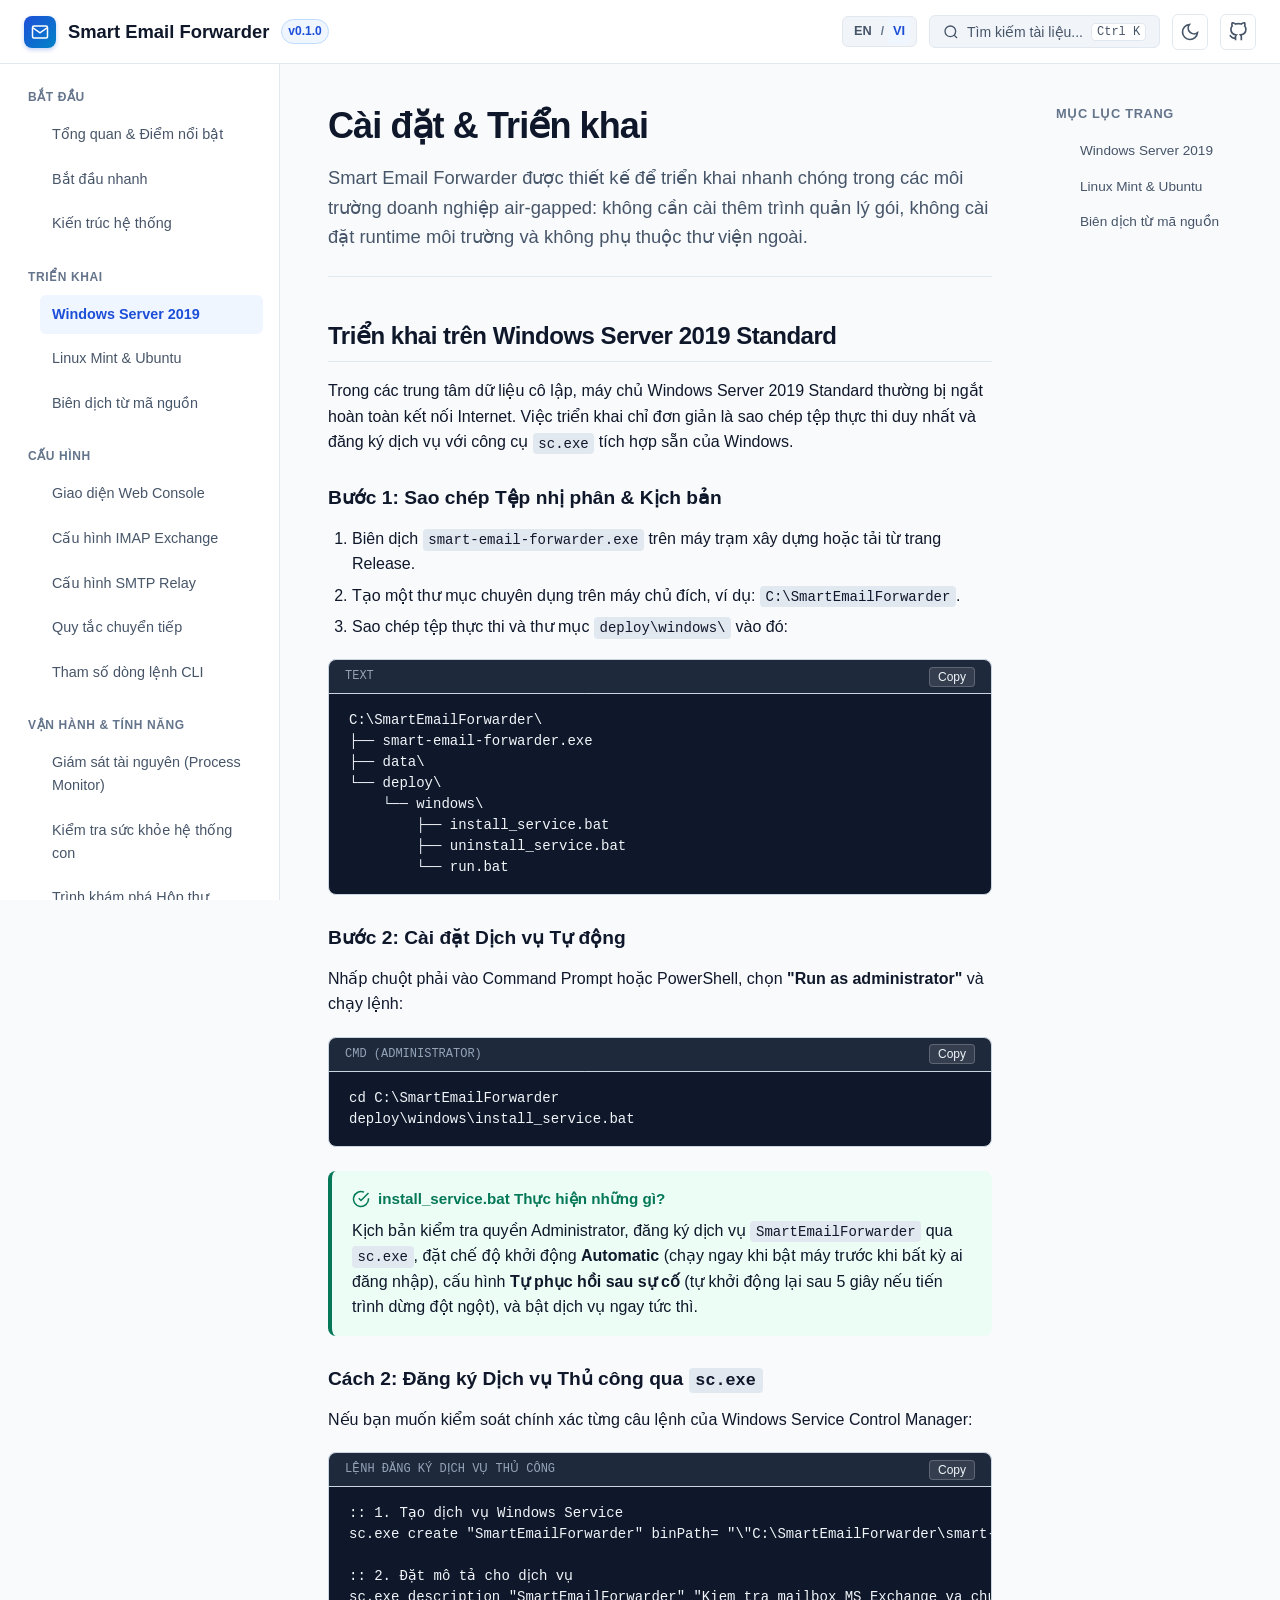
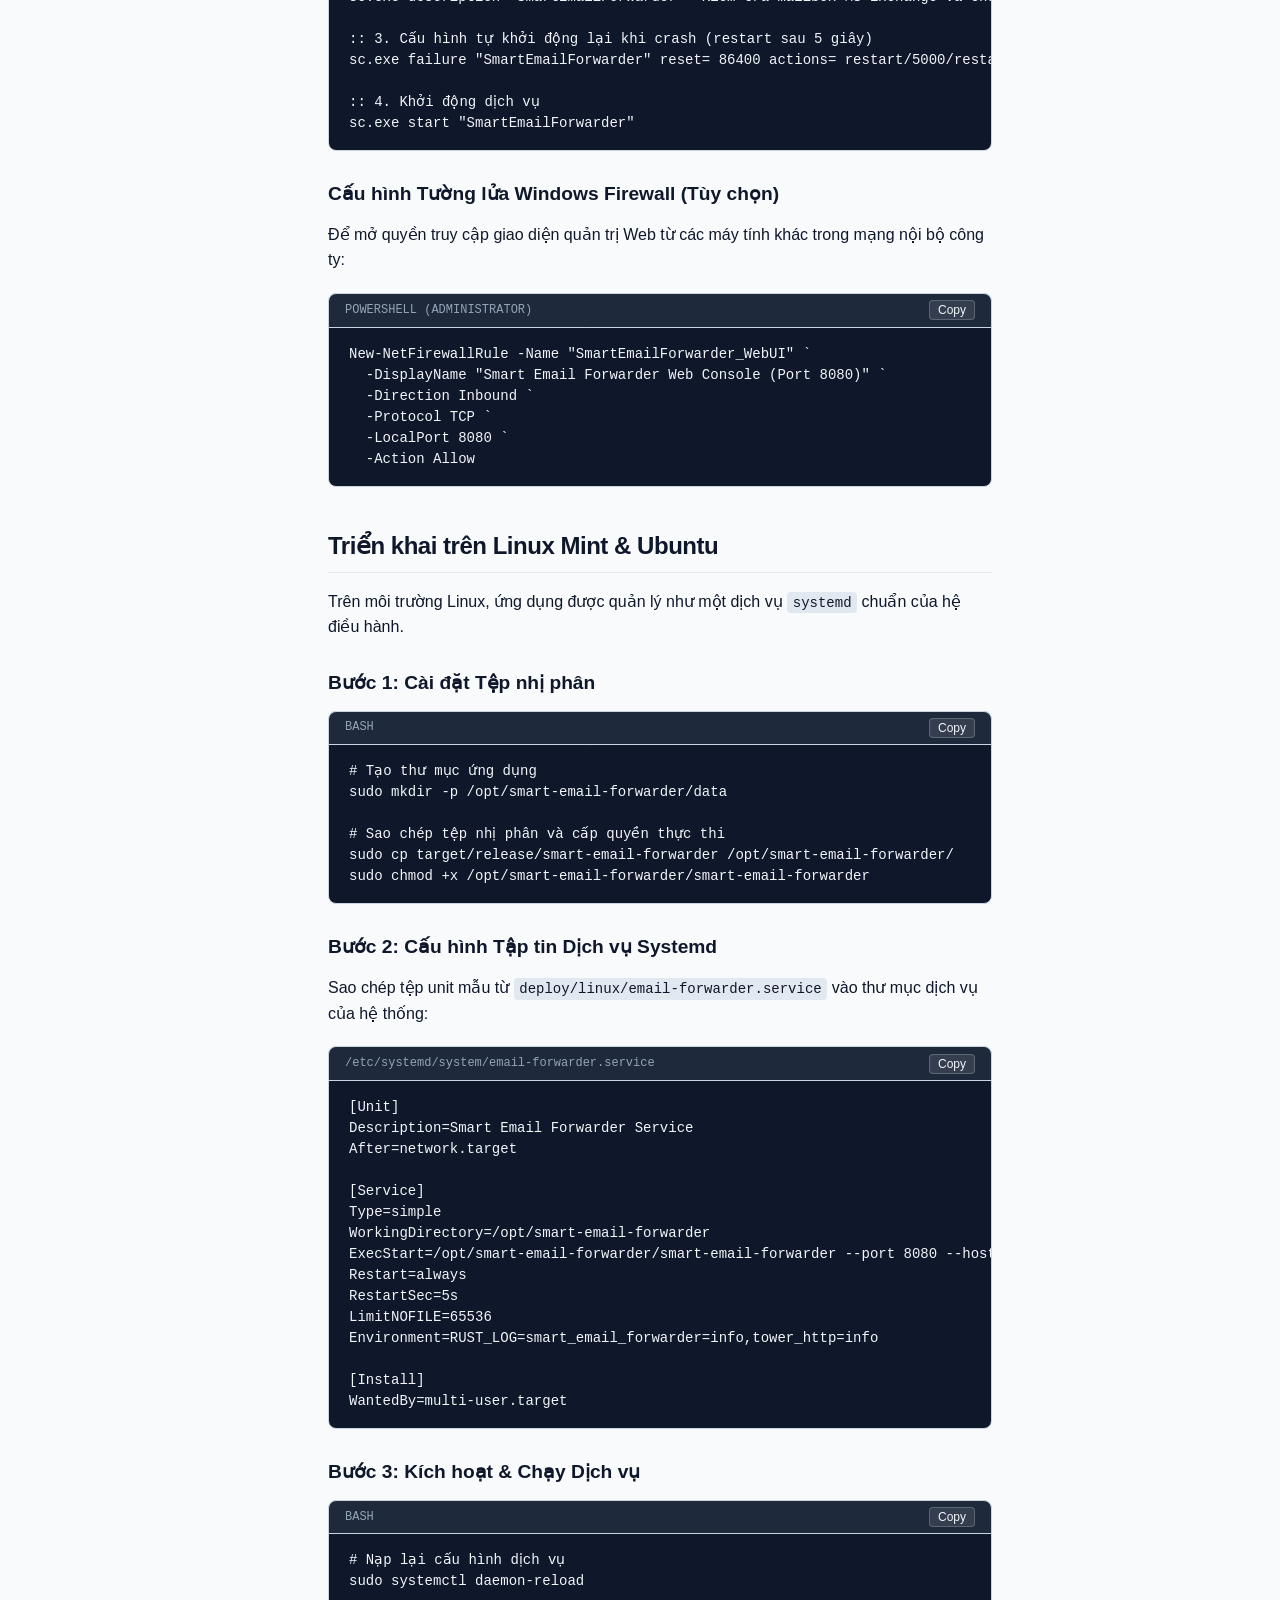
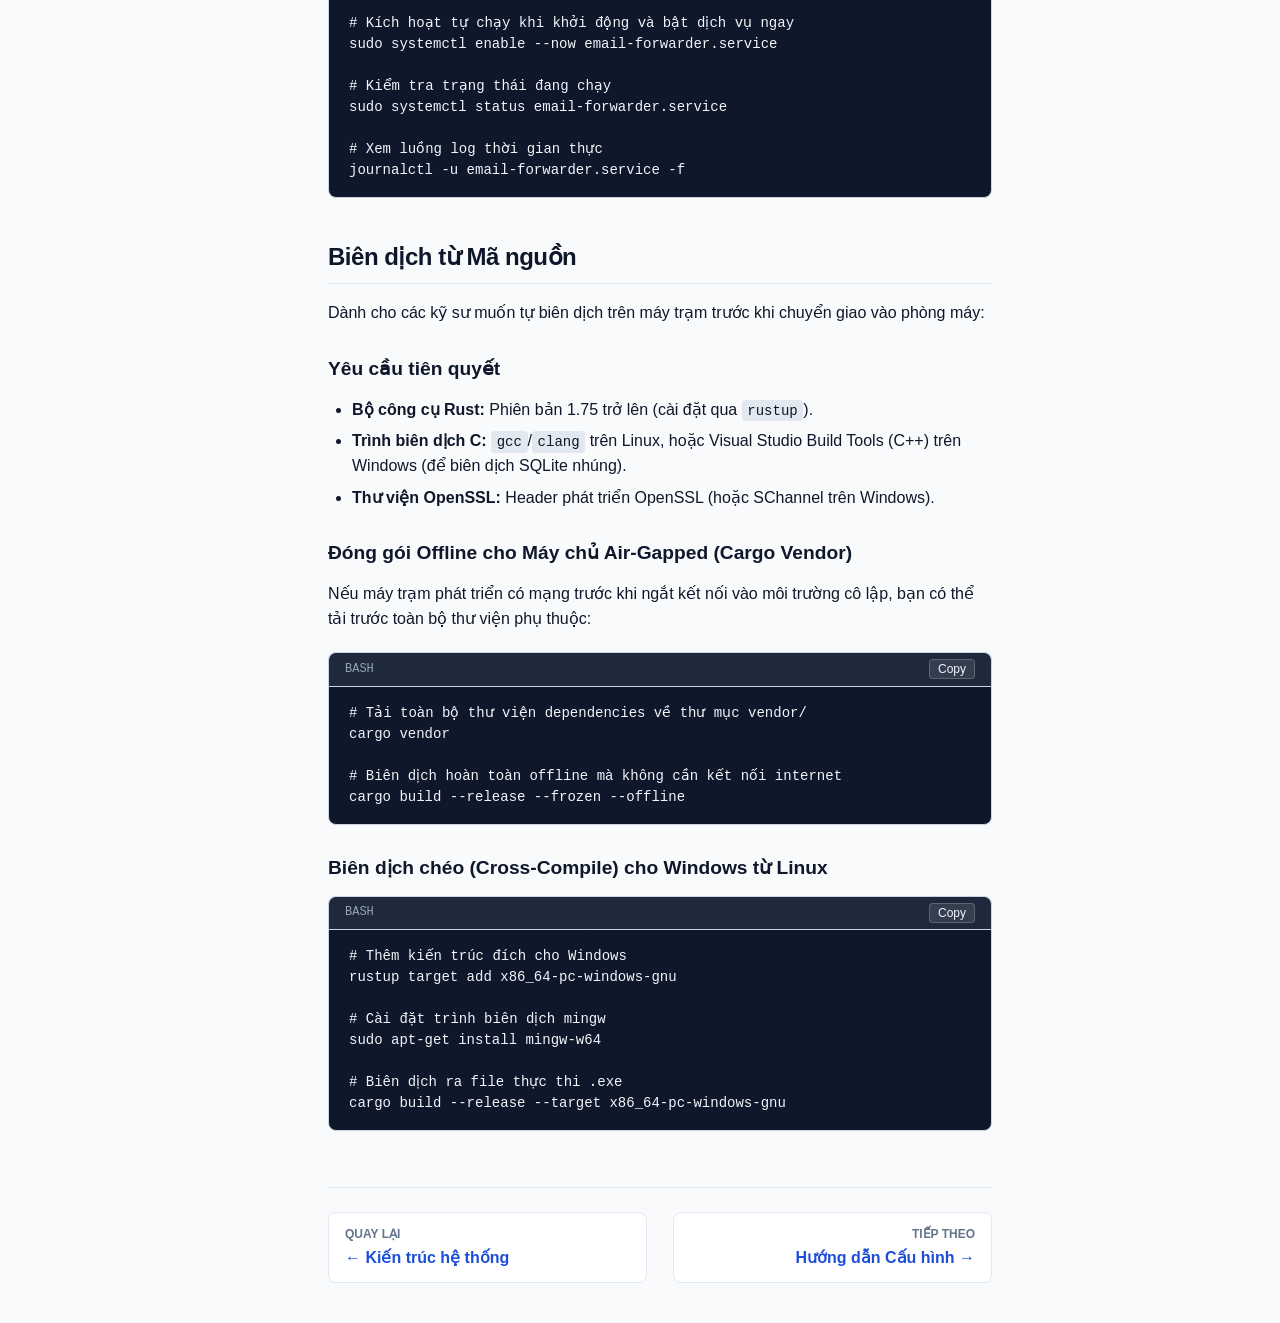
<file: docs/vi/installation.html>
<!DOCTYPE html>
<html lang="vi">
<head>
  <meta charset="UTF-8">
  <meta name="viewport" content="width=device-width, initial-scale=1.0">
  <title>Cài đặt & Triển khai - Smart Email Forwarder</title>
  <meta name="description" content="Hướng dẫn chi tiết từng bước triển khai Smart Email Forwarder trên Windows Server 2019 và Linux Mint trong môi trường air-gapped.">
  <link rel="stylesheet" href="../assets/css/docs.css">
  <link rel="icon" href="data:image/svg+xml,<svg xmlns=%22http://www.w3.org/2000/svg%22 viewBox=%220 0 100 100%22><text y=%22.9em%22 font-size=%2290%22>⚡</text></svg>">
</head>
<body>

  <!-- Header -->
  <header class="docs-header">
    <div style="display: flex; align-items: center; gap: 1rem;">
      <button class="mobile-nav-toggle" id="mobile-nav-toggle" aria-label="Mở menu">
        <svg width="20" height="20" viewBox="0 0 24 24" fill="none" stroke="currentColor" stroke-width="2"><line x1="3" y1="12" x2="21" y2="12"/><line x1="3" y1="6" x2="21" y2="6"/><line x1="3" y1="18" x2="21" y2="18"/></svg>
      </button>
      <a href="index.html" class="brand">
        <div class="brand-icon">
          <svg width="18" height="18" viewBox="0 0 24 24" fill="none" stroke="currentColor" stroke-width="2"><path d="M4 4h16c1.1 0 2 .9 2 2v12c0 1.1-.9 2-2 2H4c-1.1 0-2-.9-2-2V6c0-1.1.9-2 2-2z"/><polyline points="22,6 12,13 2,6"/></svg>
        </div>
        <span>Smart Email Forwarder</span>
        <span class="brand-badge">v0.1.0</span>
      </a>
    </div>

    <div class="header-actions">
      <div class="lang-switch">
        <a href="../installation.html" class="lang-btn" title="Switch to English">EN</a>
        <span class="lang-divider">/</span>
        <span class="lang-btn active">VI</span>
      </div>
      <button class="search-trigger" id="search-trigger">
        <svg width="16" height="16" viewBox="0 0 24 24" fill="none" stroke="currentColor" stroke-width="2"><circle cx="11" cy="11" r="8"/><line x1="21" y1="21" x2="16.65" y2="16.65"/></svg>
        <span>Tìm kiếm tài liệu...</span>
        <kbd class="search-shortcut">Ctrl K</kbd>
      </button>
      <button class="theme-toggle" id="theme-toggle" aria-label="Đổi giao diện">
        <svg width="20" height="20" viewBox="0 0 24 24" fill="none" stroke="currentColor" stroke-width="2"><path d="M21 12.79A9 9 0 1 1 11.21 3 7 7 0 0 0 21 12.79z"/></svg>
      </button>
      <a href="https://github.com/anhhtca/smart-email-fowarder" target="_blank" rel="noopener noreferrer" class="theme-toggle" aria-label="Mã nguồn GitHub">
        <svg width="20" height="20" viewBox="0 0 24 24" fill="none" stroke="currentColor" stroke-width="2"><path d="M9 19c-5 1.5-5-2.5-7-3m14 6v-3.87a3.37 3.37 0 0 0-.94-2.61c3.14-.35 6.44-1.54 6.44-7A5.44 5.44 0 0 0 20 4.77 5.07 5.07 0 0 0 19.91 1S18.73.65 16 2.48a13.38 13.38 0 0 0-7 0C6.27.65 5.09 1 5.09 1A5.07 5.07 0 0 0 5 4.77a5.44 5.44 0 0 0-1.5 3.78c0 5.42 3.3 6.61 6.44 7A3.37 3.37 0 0 0 9 18.13V22"/></svg>
      </a>
    </div>
  </header>

  <!-- Layout -->
  <div class="docs-layout">
    <!-- Sidebar -->
    <aside class="docs-sidebar">
      <div class="sidebar-section">
        <div class="sidebar-title">Bắt đầu</div>
        <ul class="sidebar-nav">
          <li><a href="index.html" class="sidebar-link">Tổng quan & Điểm nổi bật</a></li>
          <li><a href="index.html#quickstart" class="sidebar-link">Bắt đầu nhanh</a></li>
          <li><a href="architecture.html" class="sidebar-link">Kiến trúc hệ thống</a></li>
        </ul>
      </div>

      <div class="sidebar-section">
        <div class="sidebar-title">Triển khai</div>
        <ul class="sidebar-nav">
          <li><a href="installation.html#windows" class="sidebar-link active">Windows Server 2019</a></li>
          <li><a href="installation.html#linux" class="sidebar-link">Linux Mint & Ubuntu</a></li>
          <li><a href="installation.html#build" class="sidebar-link">Biên dịch từ mã nguồn</a></li>
        </ul>
      </div>

      <div class="sidebar-section">
        <div class="sidebar-title">Cấu hình</div>
        <ul class="sidebar-nav">
          <li><a href="configuration.html#webui" class="sidebar-link">Giao diện Web Console</a></li>
          <li><a href="configuration.html#imap" class="sidebar-link">Cấu hình IMAP Exchange</a></li>
          <li><a href="configuration.html#smtp" class="sidebar-link">Cấu hình SMTP Relay</a></li>
          <li><a href="configuration.html#forwarding" class="sidebar-link">Quy tắc chuyển tiếp</a></li>
          <li><a href="configuration.html#cli" class="sidebar-link">Tham số dòng lệnh CLI</a></li>
        </ul>
      </div>

      <div class="sidebar-section">
        <div class="sidebar-title">Vận hành & Tính năng</div>
        <ul class="sidebar-nav">
          <li><a href="operations.html#telemetry" class="sidebar-link">Giám sát tài nguyên (Process Monitor)</a></li>
          <li><a href="operations.html#health" class="sidebar-link">Kiểm tra sức khỏe hệ thống con</a></li>
          <li><a href="mailbox-explorer.html" class="sidebar-link">Trình khám phá Hộp thư</a></li>
          <li><a href="operations.html#database" class="sidebar-link">Bảo trì cơ sở dữ liệu</a></li>
          <li><a href="operations.html#troubleshooting" class="sidebar-link">Hướng dẫn xử lý sự cố</a></li>
        </ul>
      </div>

      <div class="sidebar-section">
        <div class="sidebar-title">Lập trình viên</div>
        <ul class="sidebar-nav">
          <li><a href="api.html" class="sidebar-link">Tài liệu REST API</a></li>
        </ul>
      </div>
    </aside>

    <!-- Main Content -->
    <main class="docs-content">
      <h1>Cài đặt &amp; Triển khai</h1>
      <p class="docs-lead">
        Smart Email Forwarder được thiết kế để triển khai nhanh chóng trong các môi trường doanh nghiệp air-gapped: không cần cài thêm trình quản lý gói, không cài đặt runtime môi trường và không phụ thuộc thư viện ngoài.
      </p>

      <h2 id="windows">Triển khai trên Windows Server 2019 Standard</h2>
      <p>
        Trong các trung tâm dữ liệu cô lập, máy chủ Windows Server 2019 Standard thường bị ngắt hoàn toàn kết nối Internet. Việc triển khai chỉ đơn giản là sao chép tệp thực thi duy nhất và đăng ký dịch vụ với công cụ <code>sc.exe</code> tích hợp sẵn của Windows.
      </p>

      <h3>Bước 1: Sao chép Tệp nhị phân &amp; Kịch bản</h3>
      <ol>
        <li>Biên dịch <code>smart-email-forwarder.exe</code> trên máy trạm xây dựng hoặc tải từ trang Release.</li>
        <li>Tạo một thư mục chuyên dụng trên máy chủ đích, ví dụ: <code>C:\SmartEmailForwarder</code>.</li>
        <li>Sao chép tệp thực thi và thư mục <code>deploy\windows\</code> vào đó:</li>
      </ol>

      <pre><code class="language-text">C:\SmartEmailForwarder\
├── smart-email-forwarder.exe
├── data\
└── deploy\
    └── windows\
        ├── install_service.bat
        ├── uninstall_service.bat
        └── run.bat</code></pre>

      <h3>Bước 2: Cài đặt Dịch vụ Tự động</h3>
      <p>
        Nhấp chuột phải vào Command Prompt hoặc PowerShell, chọn <strong>"Run as administrator"</strong> và chạy lệnh:
      </p>

      <div class="code-wrapper">
        <div class="code-header">
          <span>CMD (ADMINISTRATOR)</span>
          <button class="copy-btn">Copy</button>
        </div>
        <pre><code class="language-cmd">cd C:\SmartEmailForwarder
deploy\windows\install_service.bat</code></pre>
      </div>

      <div class="callout callout-tip">
        <div class="callout-title">
          <svg width="18" height="18" viewBox="0 0 24 24" fill="none" stroke="currentColor" stroke-width="2"><path d="M22 11.08V12a10 10 0 1 1-5.93-9.14"/><polyline points="22 4 12 14.01 9 11.01"/></svg>
          install_service.bat Thực hiện những gì?
        </div>
        <p>Kịch bản kiểm tra quyền Administrator, đăng ký dịch vụ <code>SmartEmailForwarder</code> qua <code>sc.exe</code>, đặt chế độ khởi động <strong>Automatic</strong> (chạy ngay khi bật máy trước khi bất kỳ ai đăng nhập), cấu hình <strong>Tự phục hồi sau sự cố</strong> (tự khởi động lại sau 5 giây nếu tiến trình dừng đột ngột), và bật dịch vụ ngay tức thì.</p>
      </div>

      <h3>Cách 2: Đăng ký Dịch vụ Thủ công qua <code>sc.exe</code></h3>
      <p>Nếu bạn muốn kiểm soát chính xác từng câu lệnh của Windows Service Control Manager:</p>

      <div class="code-wrapper">
        <div class="code-header">
          <span>LỆNH ĐĂNG KÝ DỊCH VỤ THỦ CÔNG</span>
          <button class="copy-btn">Copy</button>
        </div>
        <pre><code class="language-cmd">:: 1. Tạo dịch vụ Windows Service
sc.exe create "SmartEmailForwarder" binPath= "\"C:\SmartEmailForwarder\smart-email-forwarder.exe\" --service" start= auto DisplayName= "Smart Email Forwarder"

:: 2. Đặt mô tả cho dịch vụ
sc.exe description "SmartEmailForwarder" "Kiem tra mailbox MS Exchange va chuyen tiep email sang Gmail qua internal Exchange relay."

:: 3. Cấu hình tự khởi động lại khi crash (restart sau 5 giây)
sc.exe failure "SmartEmailForwarder" reset= 86400 actions= restart/5000/restart/5000/restart/5000

:: 4. Khởi động dịch vụ
sc.exe start "SmartEmailForwarder"</code></pre>
      </div>

      <h3>Cấu hình Tường lửa Windows Firewall (Tùy chọn)</h3>
      <p>Để mở quyền truy cập giao diện quản trị Web từ các máy tính khác trong mạng nội bộ công ty:</p>

      <div class="code-wrapper">
        <div class="code-header">
          <span>POWERSHELL (ADMINISTRATOR)</span>
          <button class="copy-btn">Copy</button>
        </div>
        <pre><code class="language-powershell">New-NetFirewallRule -Name "SmartEmailForwarder_WebUI" `
  -DisplayName "Smart Email Forwarder Web Console (Port 8080)" `
  -Direction Inbound `
  -Protocol TCP `
  -LocalPort 8080 `
  -Action Allow</code></pre>
      </div>

      <h2 id="linux">Triển khai trên Linux Mint &amp; Ubuntu</h2>
      <p>Trên môi trường Linux, ứng dụng được quản lý như một dịch vụ <code>systemd</code> chuẩn của hệ điều hành.</p>

      <h3>Bước 1: Cài đặt Tệp nhị phân</h3>
      <div class="code-wrapper">
        <div class="code-header">
          <span>BASH</span>
          <button class="copy-btn">Copy</button>
        </div>
        <pre><code class="language-bash"># Tạo thư mục ứng dụng
sudo mkdir -p /opt/smart-email-forwarder/data

# Sao chép tệp nhị phân và cấp quyền thực thi
sudo cp target/release/smart-email-forwarder /opt/smart-email-forwarder/
sudo chmod +x /opt/smart-email-forwarder/smart-email-forwarder</code></pre>
      </div>

      <h3>Bước 2: Cấu hình Tập tin Dịch vụ Systemd</h3>
      <p>Sao chép tệp unit mẫu từ <code>deploy/linux/email-forwarder.service</code> vào thư mục dịch vụ của hệ thống:</p>

      <div class="code-wrapper">
        <div class="code-header">
          <span>/etc/systemd/system/email-forwarder.service</span>
          <button class="copy-btn">Copy</button>
        </div>
        <pre><code class="language-ini">[Unit]
Description=Smart Email Forwarder Service
After=network.target

[Service]
Type=simple
WorkingDirectory=/opt/smart-email-forwarder
ExecStart=/opt/smart-email-forwarder/smart-email-forwarder --port 8080 --host 0.0.0.0 --db /opt/smart-email-forwarder/data/forwarder.db
Restart=always
RestartSec=5s
LimitNOFILE=65536
Environment=RUST_LOG=smart_email_forwarder=info,tower_http=info

[Install]
WantedBy=multi-user.target</code></pre>
      </div>

      <h3>Bước 3: Kích hoạt &amp; Chạy Dịch vụ</h3>
      <div class="code-wrapper">
        <div class="code-header">
          <span>BASH</span>
          <button class="copy-btn">Copy</button>
        </div>
        <pre><code class="language-bash"># Nạp lại cấu hình dịch vụ
sudo systemctl daemon-reload

# Kích hoạt tự chạy khi khởi động và bật dịch vụ ngay
sudo systemctl enable --now email-forwarder.service

# Kiểm tra trạng thái đang chạy
sudo systemctl status email-forwarder.service

# Xem luồng log thời gian thực
journalctl -u email-forwarder.service -f</code></pre>
      </div>

      <h2 id="build">Biên dịch từ Mã nguồn</h2>
      <p>Dành cho các kỹ sư muốn tự biên dịch trên máy trạm trước khi chuyển giao vào phòng máy:</p>

      <h3>Yêu cầu tiên quyết</h3>
      <ul>
        <li><strong>Bộ công cụ Rust:</strong> Phiên bản 1.75 trở lên (cài đặt qua <code>rustup</code>).</li>
        <li><strong>Trình biên dịch C:</strong> <code>gcc</code>/<code>clang</code> trên Linux, hoặc Visual Studio Build Tools (C++) trên Windows (để biên dịch SQLite nhúng).</li>
        <li><strong>Thư viện OpenSSL:</strong> Header phát triển OpenSSL (hoặc SChannel trên Windows).</li>
      </ul>

      <h3>Đóng gói Offline cho Máy chủ Air-Gapped (Cargo Vendor)</h3>
      <p>Nếu máy trạm phát triển có mạng trước khi ngắt kết nối vào môi trường cô lập, bạn có thể tải trước toàn bộ thư viện phụ thuộc:</p>

      <div class="code-wrapper">
        <div class="code-header">
          <span>BASH</span>
          <button class="copy-btn">Copy</button>
        </div>
        <pre><code class="language-bash"># Tải toàn bộ thư viện dependencies về thư mục vendor/
cargo vendor

# Biên dịch hoàn toàn offline mà không cần kết nối internet
cargo build --release --frozen --offline</code></pre>
      </div>

      <h3>Biên dịch chéo (Cross-Compile) cho Windows từ Linux</h3>
      <pre><code class="language-bash"># Thêm kiến trúc đích cho Windows
rustup target add x86_64-pc-windows-gnu

# Cài đặt trình biên dịch mingw
sudo apt-get install mingw-w64

# Biên dịch ra file thực thi .exe
cargo build --release --target x86_64-pc-windows-gnu</code></pre>

      <div class="page-nav-footer">
        <a href="architecture.html" class="page-nav-btn">
          <span class="page-nav-label">Quay lại</span>
          <span class="page-nav-title">&larr; Kiến trúc hệ thống</span>
        </a>
        <a href="configuration.html" class="page-nav-btn" style="text-align: right;">
          <span class="page-nav-label">Tiếp theo</span>
          <span class="page-nav-title">Hướng dẫn Cấu hình &rarr;</span>
        </a>
      </div>
    </main>

    <!-- Table of Contents -->
    <aside class="docs-toc">
      <div class="toc-title">Mục lục trang</div>
      <ul class="toc-nav">
        <li><a href="#windows">Windows Server 2019</a></li>
        <li><a href="#linux">Linux Mint & Ubuntu</a></li>
        <li><a href="#build">Biên dịch từ mã nguồn</a></li>
      </ul>
    </aside>
  </div>

  <!-- Search Modal -->
  <div class="search-modal" id="search-modal">
    <div class="search-dialog">
      <div class="search-input-box">
        <svg width="20" height="20" viewBox="0 0 24 24" fill="none" stroke="currentColor" stroke-width="2"><circle cx="11" cy="11" r="8"/><line x1="21" y1="21" x2="16.65" y2="16.65"/></svg>
        <input type="text" id="search-input" placeholder="Nhập từ khóa tìm kiếm..." autocomplete="off">
        <kbd class="search-shortcut">ESC</kbd>
      </div>
      <div class="search-results" id="search-results"></div>
    </div>
  </div>

  <script src="../assets/js/docs.js"></script>
</body>
</html>
</file>
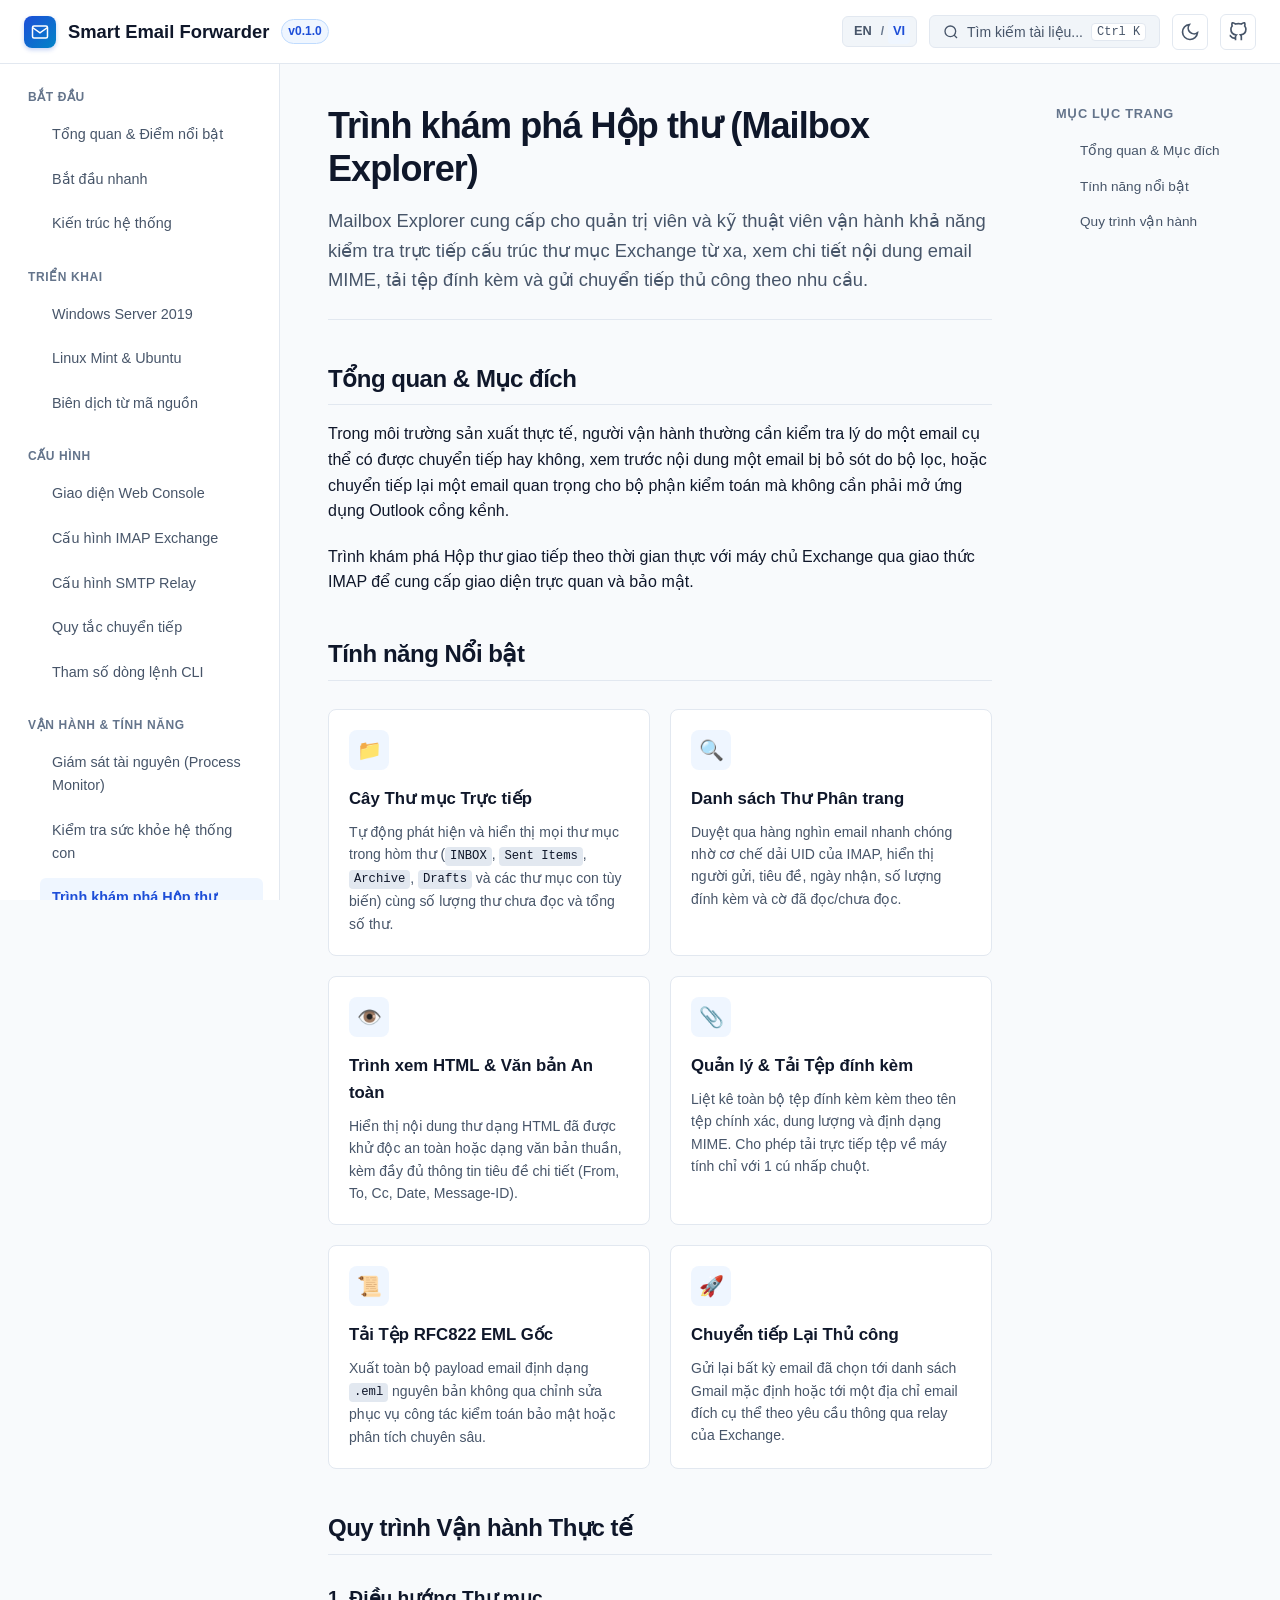
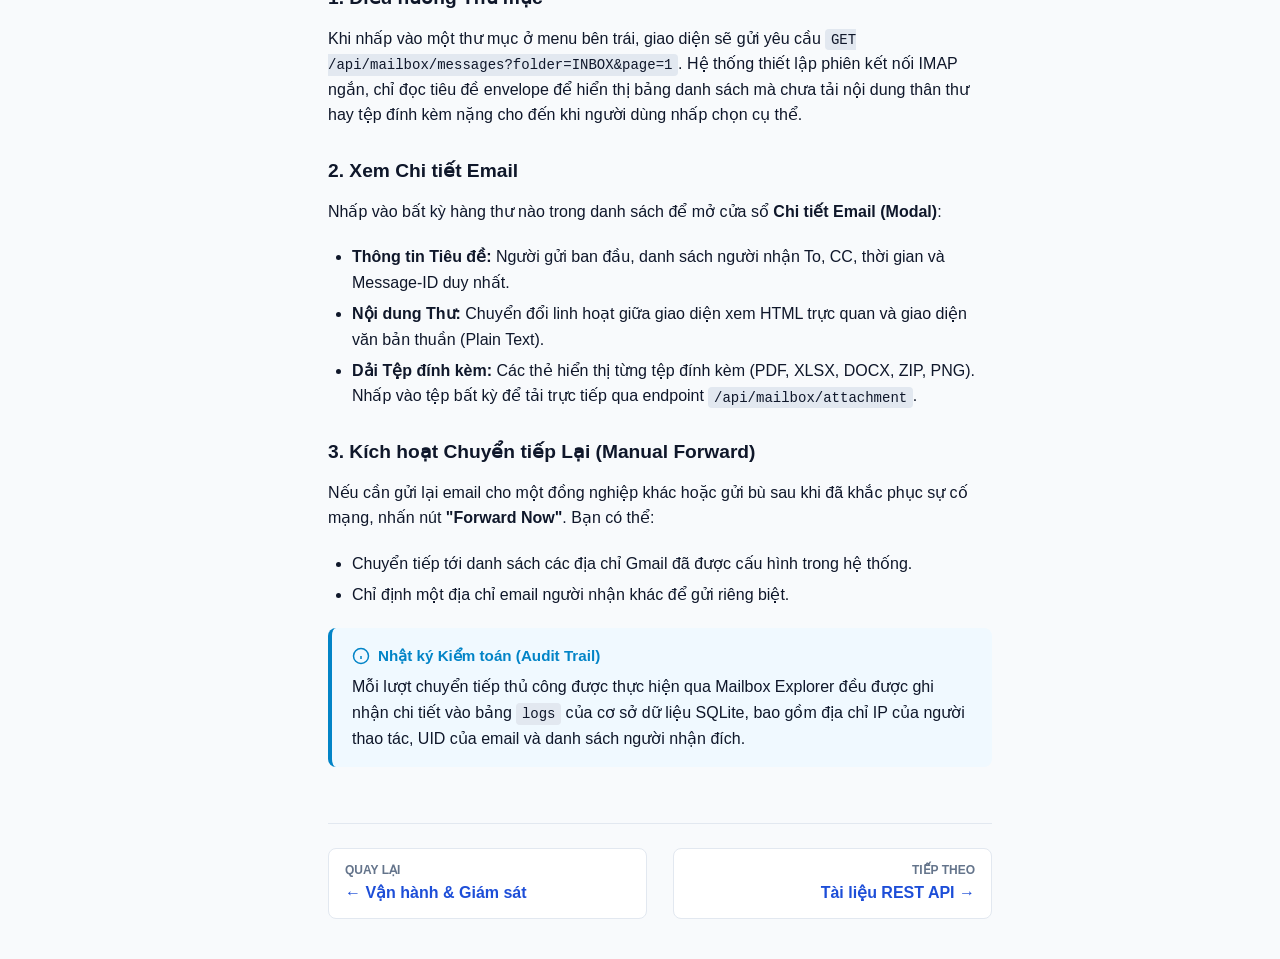
<file: docs/vi/mailbox-explorer.html>
<!DOCTYPE html>
<html lang="vi">
<head>
  <meta charset="UTF-8">
  <meta name="viewport" content="width=device-width, initial-scale=1.0">
  <title>Trình khám phá Hộp thư - Smart Email Forwarder</title>
  <meta name="description" content="Hướng dẫn sử dụng Trình khám phá Hộp thư: duyệt thư mục Exchange trực tiếp, xem trước email MIME, tải tệp đính kèm và gửi chuyển tiếp thủ công.">
  <link rel="stylesheet" href="../assets/css/docs.css">
  <link rel="icon" href="data:image/svg+xml,<svg xmlns=%22http://www.w3.org/2000/svg%22 viewBox=%220 0 100 100%22><text y=%22.9em%22 font-size=%2290%22>⚡</text></svg>">
</head>
<body>

  <!-- Header -->
  <header class="docs-header">
    <div style="display: flex; align-items: center; gap: 1rem;">
      <button class="mobile-nav-toggle" id="mobile-nav-toggle" aria-label="Mở menu">
        <svg width="20" height="20" viewBox="0 0 24 24" fill="none" stroke="currentColor" stroke-width="2"><line x1="3" y1="12" x2="21" y2="12"/><line x1="3" y1="6" x2="21" y2="6"/><line x1="3" y1="18" x2="21" y2="18"/></svg>
      </button>
      <a href="index.html" class="brand">
        <div class="brand-icon">
          <svg width="18" height="18" viewBox="0 0 24 24" fill="none" stroke="currentColor" stroke-width="2"><path d="M4 4h16c1.1 0 2 .9 2 2v12c0 1.1-.9 2-2 2H4c-1.1 0-2-.9-2-2V6c0-1.1.9-2 2-2z"/><polyline points="22,6 12,13 2,6"/></svg>
        </div>
        <span>Smart Email Forwarder</span>
        <span class="brand-badge">v0.1.0</span>
      </a>
    </div>

    <div class="header-actions">
      <div class="lang-switch">
        <a href="../mailbox-explorer.html" class="lang-btn" title="Switch to English">EN</a>
        <span class="lang-divider">/</span>
        <span class="lang-btn active">VI</span>
      </div>
      <button class="search-trigger" id="search-trigger">
        <svg width="16" height="16" viewBox="0 0 24 24" fill="none" stroke="currentColor" stroke-width="2"><circle cx="11" cy="11" r="8"/><line x1="21" y1="21" x2="16.65" y2="16.65"/></svg>
        <span>Tìm kiếm tài liệu...</span>
        <kbd class="search-shortcut">Ctrl K</kbd>
      </button>
      <button class="theme-toggle" id="theme-toggle" aria-label="Đổi giao diện">
        <svg width="20" height="20" viewBox="0 0 24 24" fill="none" stroke="currentColor" stroke-width="2"><path d="M21 12.79A9 9 0 1 1 11.21 3 7 7 0 0 0 21 12.79z"/></svg>
      </button>
      <a href="https://github.com/anhhtca/smart-email-fowarder" target="_blank" rel="noopener noreferrer" class="theme-toggle" aria-label="Mã nguồn GitHub">
        <svg width="20" height="20" viewBox="0 0 24 24" fill="none" stroke="currentColor" stroke-width="2"><path d="M9 19c-5 1.5-5-2.5-7-3m14 6v-3.87a3.37 3.37 0 0 0-.94-2.61c3.14-.35 6.44-1.54 6.44-7A5.44 5.44 0 0 0 20 4.77 5.07 5.07 0 0 0 19.91 1S18.73.65 16 2.48a13.38 13.38 0 0 0-7 0C6.27.65 5.09 1 5.09 1A5.07 5.07 0 0 0 5 4.77a5.44 5.44 0 0 0-1.5 3.78c0 5.42 3.3 6.61 6.44 7A3.37 3.37 0 0 0 9 18.13V22"/></svg>
      </a>
    </div>
  </header>

  <!-- Layout -->
  <div class="docs-layout">
    <!-- Sidebar -->
    <aside class="docs-sidebar">
      <div class="sidebar-section">
        <div class="sidebar-title">Bắt đầu</div>
        <ul class="sidebar-nav">
          <li><a href="index.html" class="sidebar-link">Tổng quan & Điểm nổi bật</a></li>
          <li><a href="index.html#quickstart" class="sidebar-link">Bắt đầu nhanh</a></li>
          <li><a href="architecture.html" class="sidebar-link">Kiến trúc hệ thống</a></li>
        </ul>
      </div>

      <div class="sidebar-section">
        <div class="sidebar-title">Triển khai</div>
        <ul class="sidebar-nav">
          <li><a href="installation.html#windows" class="sidebar-link">Windows Server 2019</a></li>
          <li><a href="installation.html#linux" class="sidebar-link">Linux Mint & Ubuntu</a></li>
          <li><a href="installation.html#build" class="sidebar-link">Biên dịch từ mã nguồn</a></li>
        </ul>
      </div>

      <div class="sidebar-section">
        <div class="sidebar-title">Cấu hình</div>
        <ul class="sidebar-nav">
          <li><a href="configuration.html#webui" class="sidebar-link">Giao diện Web Console</a></li>
          <li><a href="configuration.html#imap" class="sidebar-link">Cấu hình IMAP Exchange</a></li>
          <li><a href="configuration.html#smtp" class="sidebar-link">Cấu hình SMTP Relay</a></li>
          <li><a href="configuration.html#forwarding" class="sidebar-link">Quy tắc chuyển tiếp</a></li>
          <li><a href="configuration.html#cli" class="sidebar-link">Tham số dòng lệnh CLI</a></li>
        </ul>
      </div>

      <div class="sidebar-section">
        <div class="sidebar-title">Vận hành & Tính năng</div>
        <ul class="sidebar-nav">
          <li><a href="operations.html#telemetry" class="sidebar-link">Giám sát tài nguyên (Process Monitor)</a></li>
          <li><a href="operations.html#health" class="sidebar-link">Kiểm tra sức khỏe hệ thống con</a></li>
          <li><a href="mailbox-explorer.html" class="sidebar-link active">Trình khám phá Hộp thư</a></li>
          <li><a href="operations.html#database" class="sidebar-link">Bảo trì cơ sở dữ liệu</a></li>
          <li><a href="operations.html#troubleshooting" class="sidebar-link">Hướng dẫn xử lý sự cố</a></li>
        </ul>
      </div>

      <div class="sidebar-section">
        <div class="sidebar-title">Lập trình viên</div>
        <ul class="sidebar-nav">
          <li><a href="api.html" class="sidebar-link">Tài liệu REST API</a></li>
        </ul>
      </div>
    </aside>

    <!-- Main Content -->
    <main class="docs-content">
      <h1>Trình khám phá Hộp thư (Mailbox Explorer)</h1>
      <p class="docs-lead">
        Mailbox Explorer cung cấp cho quản trị viên và kỹ thuật viên vận hành khả năng kiểm tra trực tiếp cấu trúc thư mục Exchange từ xa, xem chi tiết nội dung email MIME, tải tệp đính kèm và gửi chuyển tiếp thủ công theo nhu cầu.
      </p>

      <h2 id="overview">Tổng quan &amp; Mục đích</h2>
      <p>
        Trong môi trường sản xuất thực tế, người vận hành thường cần kiểm tra lý do một email cụ thể có được chuyển tiếp hay không, xem trước nội dung một email bị bỏ sót do bộ lọc, hoặc chuyển tiếp lại một email quan trọng cho bộ phận kiểm toán mà không cần phải mở ứng dụng Outlook cồng kềnh.
      </p>
      <p>
        Trình khám phá Hộp thư giao tiếp theo thời gian thực với máy chủ Exchange qua giao thức IMAP để cung cấp giao diện trực quan và bảo mật.
      </p>

      <h2 id="capabilities">Tính năng Nổi bật</h2>
      <div class="feature-grid">
        <div class="feature-card">
          <div class="feature-icon">📁</div>
          <h3>Cây Thư mục Trực tiếp</h3>
          <p>Tự động phát hiện và hiển thị mọi thư mục trong hòm thư (<code>INBOX</code>, <code>Sent Items</code>, <code>Archive</code>, <code>Drafts</code> và các thư mục con tùy biến) cùng số lượng thư chưa đọc và tổng số thư.</p>
        </div>

        <div class="feature-card">
          <div class="feature-icon">🔍</div>
          <h3>Danh sách Thư Phân trang</h3>
          <p>Duyệt qua hàng nghìn email nhanh chóng nhờ cơ chế dải UID của IMAP, hiển thị người gửi, tiêu đề, ngày nhận, số lượng đính kèm và cờ đã đọc/chưa đọc.</p>
        </div>

        <div class="feature-card">
          <div class="feature-icon">👁️</div>
          <h3>Trình xem HTML &amp; Văn bản An toàn</h3>
          <p>Hiển thị nội dung thư dạng HTML đã được khử độc an toàn hoặc dạng văn bản thuần, kèm đầy đủ thông tin tiêu đề chi tiết (From, To, Cc, Date, Message-ID).</p>
        </div>

        <div class="feature-card">
          <div class="feature-icon">📎</div>
          <h3>Quản lý &amp; Tải Tệp đính kèm</h3>
          <p>Liệt kê toàn bộ tệp đính kèm kèm theo tên tệp chính xác, dung lượng và định dạng MIME. Cho phép tải trực tiếp tệp về máy tính chỉ với 1 cú nhấp chuột.</p>
        </div>

        <div class="feature-card">
          <div class="feature-icon">📜</div>
          <h3>Tải Tệp RFC822 EML Gốc</h3>
          <p>Xuất toàn bộ payload email định dạng <code>.eml</code> nguyên bản không qua chỉnh sửa phục vụ công tác kiểm toán bảo mật hoặc phân tích chuyên sâu.</p>
        </div>

        <div class="feature-card">
          <div class="feature-icon">🚀</div>
          <h3>Chuyển tiếp Lại Thủ công</h3>
          <p>Gửi lại bất kỳ email đã chọn tới danh sách Gmail mặc định hoặc tới một địa chỉ email đích cụ thể theo yêu cầu thông qua relay của Exchange.</p>
        </div>
      </div>

      <h2 id="usage-flow">Quy trình Vận hành Thực tế</h2>

      <h3>1. Điều hướng Thư mục</h3>
      <p>
        Khi nhấp vào một thư mục ở menu bên trái, giao diện sẽ gửi yêu cầu <code>GET /api/mailbox/messages?folder=INBOX&amp;page=1</code>. Hệ thống thiết lập phiên kết nối IMAP ngắn, chỉ đọc tiêu đề envelope để hiển thị bảng danh sách mà chưa tải nội dung thân thư hay tệp đính kèm nặng cho đến khi người dùng nhấp chọn cụ thể.
      </p>

      <h3>2. Xem Chi tiết Email</h3>
      <p>
        Nhấp vào bất kỳ hàng thư nào trong danh sách để mở cửa sổ <strong>Chi tiết Email (Modal)</strong>:
      </p>
      <ul>
        <li><strong>Thông tin Tiêu đề:</strong> Người gửi ban đầu, danh sách người nhận To, CC, thời gian và Message-ID duy nhất.</li>
        <li><strong>Nội dung Thư:</strong> Chuyển đổi linh hoạt giữa giao diện xem HTML trực quan và giao diện văn bản thuần (Plain Text).</li>
        <li><strong>Dải Tệp đính kèm:</strong> Các thẻ hiển thị từng tệp đính kèm (PDF, XLSX, DOCX, ZIP, PNG). Nhấp vào tệp bất kỳ để tải trực tiếp qua endpoint <code>/api/mailbox/attachment</code>.</li>
      </ul>

      <h3>3. Kích hoạt Chuyển tiếp Lại (Manual Forward)</h3>
      <p>
        Nếu cần gửi lại email cho một đồng nghiệp khác hoặc gửi bù sau khi đã khắc phục sự cố mạng, nhấn nút <strong>"Forward Now"</strong>. Bạn có thể:
      </p>
      <ul>
        <li>Chuyển tiếp tới danh sách các địa chỉ Gmail đã được cấu hình trong hệ thống.</li>
        <li>Chỉ định một địa chỉ email người nhận khác để gửi riêng biệt.</li>
      </ul>

      <div class="callout callout-info">
        <div class="callout-title">
          <svg width="18" height="18" viewBox="0 0 24 24" fill="none" stroke="currentColor" stroke-width="2"><circle cx="12" cy="12" r="10"/><line x1="12" y1="16" x2="12" y2="12"/><line x1="12" y1="8" x2="12.01" y2="8"/></svg>
          Nhật ký Kiểm toán (Audit Trail)
        </div>
        <p>Mỗi lượt chuyển tiếp thủ công được thực hiện qua Mailbox Explorer đều được ghi nhận chi tiết vào bảng <code>logs</code> của cơ sở dữ liệu SQLite, bao gồm địa chỉ IP của người thao tác, UID của email và danh sách người nhận đích.</p>
      </div>

      <div class="page-nav-footer">
        <a href="operations.html" class="page-nav-btn">
          <span class="page-nav-label">Quay lại</span>
          <span class="page-nav-title">&larr; Vận hành & Giám sát</span>
        </a>
        <a href="api.html" class="page-nav-btn" style="text-align: right;">
          <span class="page-nav-label">Tiếp theo</span>
          <span class="page-nav-title">Tài liệu REST API &rarr;</span>
        </a>
      </div>
    </main>

    <!-- Table of Contents -->
    <aside class="docs-toc">
      <div class="toc-title">Mục lục trang</div>
      <ul class="toc-nav">
        <li><a href="#overview">Tổng quan & Mục đích</a></li>
        <li><a href="#capabilities">Tính năng nổi bật</a></li>
        <li><a href="#usage-flow">Quy trình vận hành</a></li>
      </ul>
    </aside>
  </div>

  <!-- Search Modal -->
  <div class="search-modal" id="search-modal">
    <div class="search-dialog">
      <div class="search-input-box">
        <svg width="20" height="20" viewBox="0 0 24 24" fill="none" stroke="currentColor" stroke-width="2"><circle cx="11" cy="11" r="8"/><line x1="21" y1="21" x2="16.65" y2="16.65"/></svg>
        <input type="text" id="search-input" placeholder="Nhập từ khóa tìm kiếm..." autocomplete="off">
        <kbd class="search-shortcut">ESC</kbd>
      </div>
      <div class="search-results" id="search-results"></div>
    </div>
  </div>

  <script src="../assets/js/docs.js"></script>
</body>
</html>
</file>
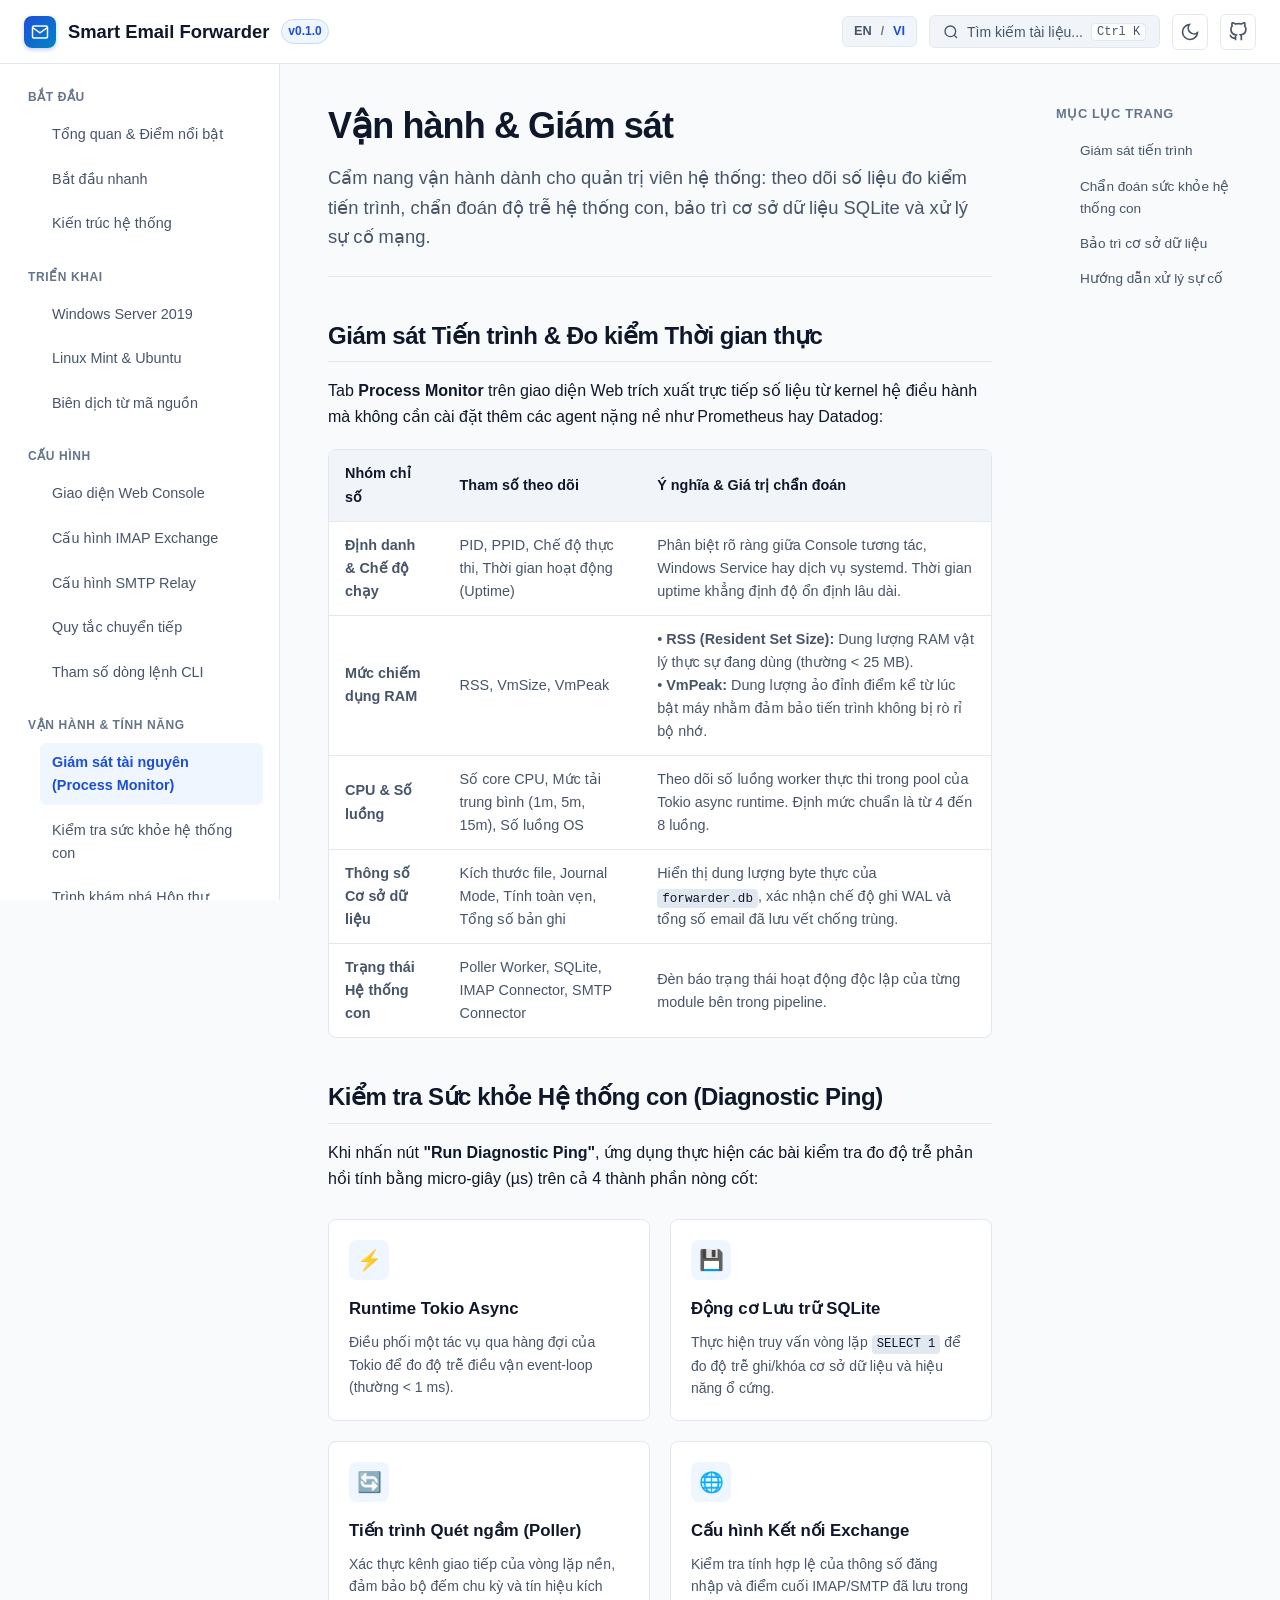
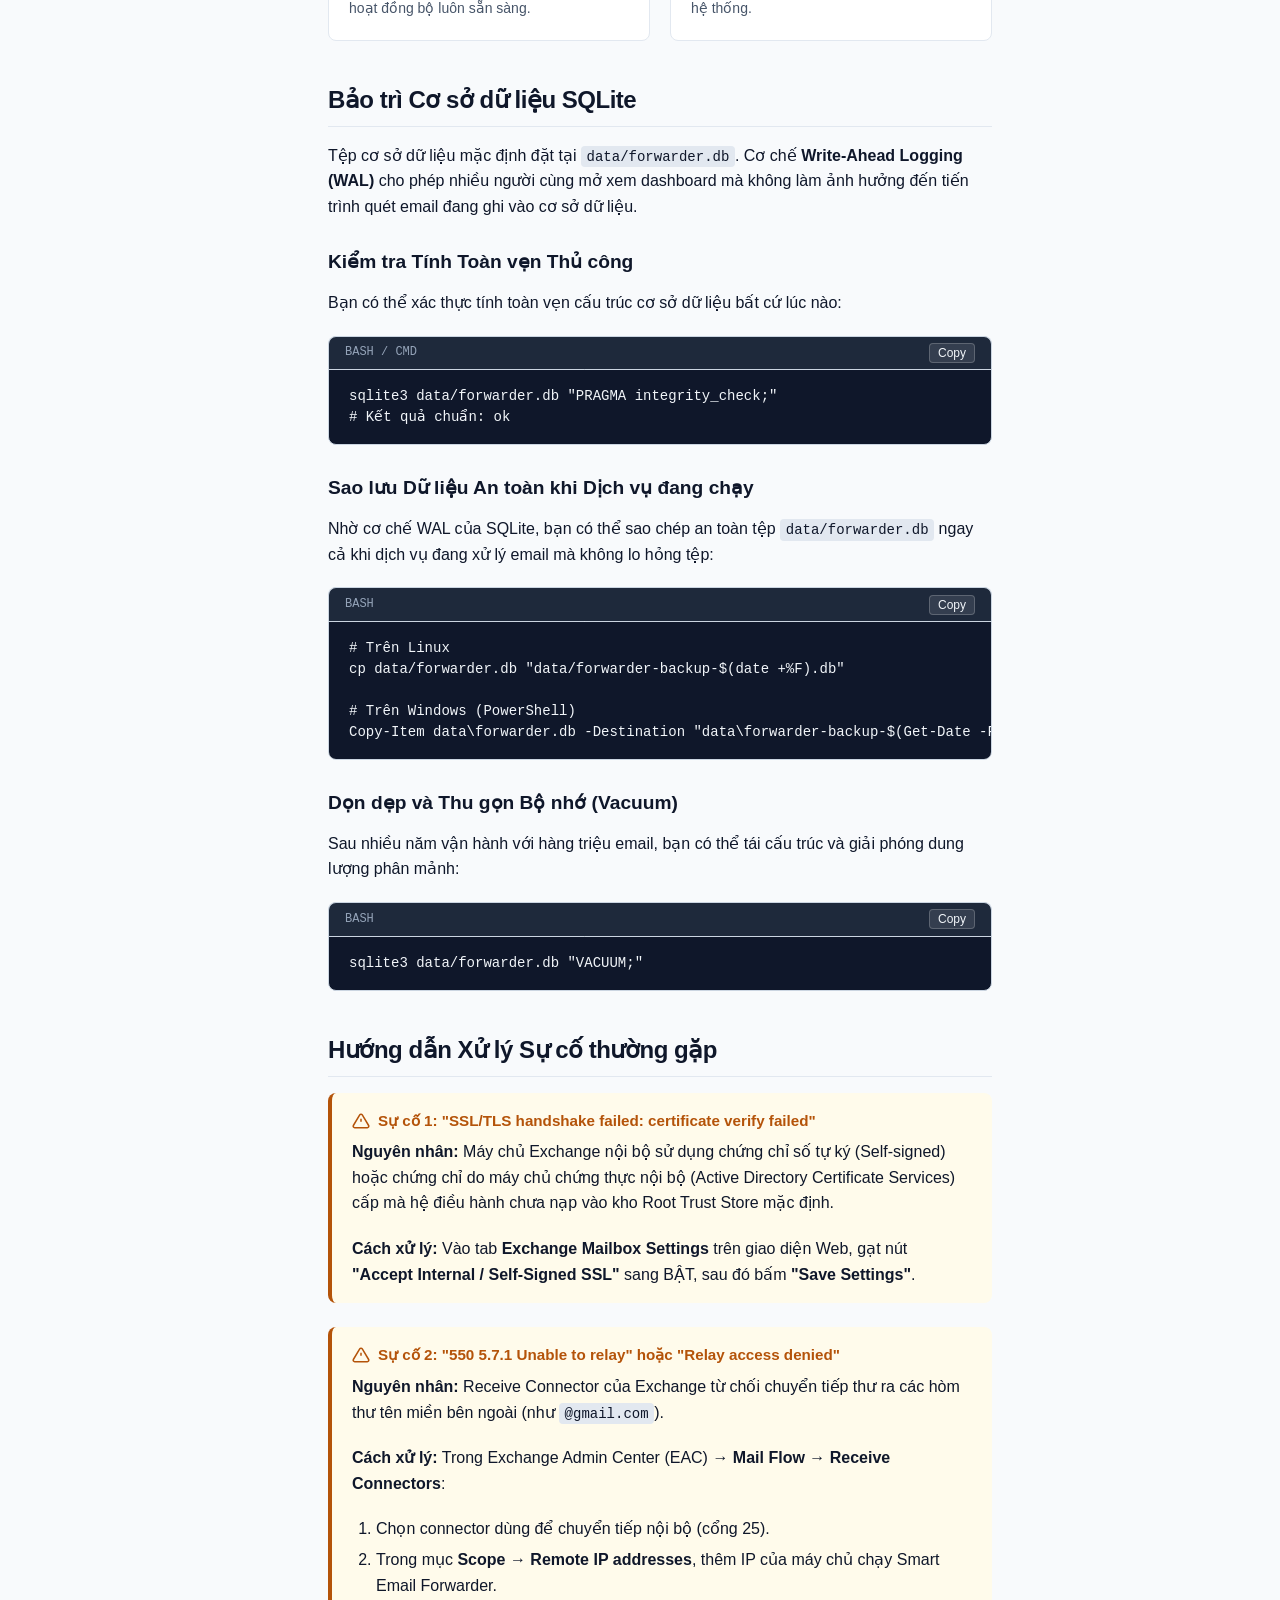
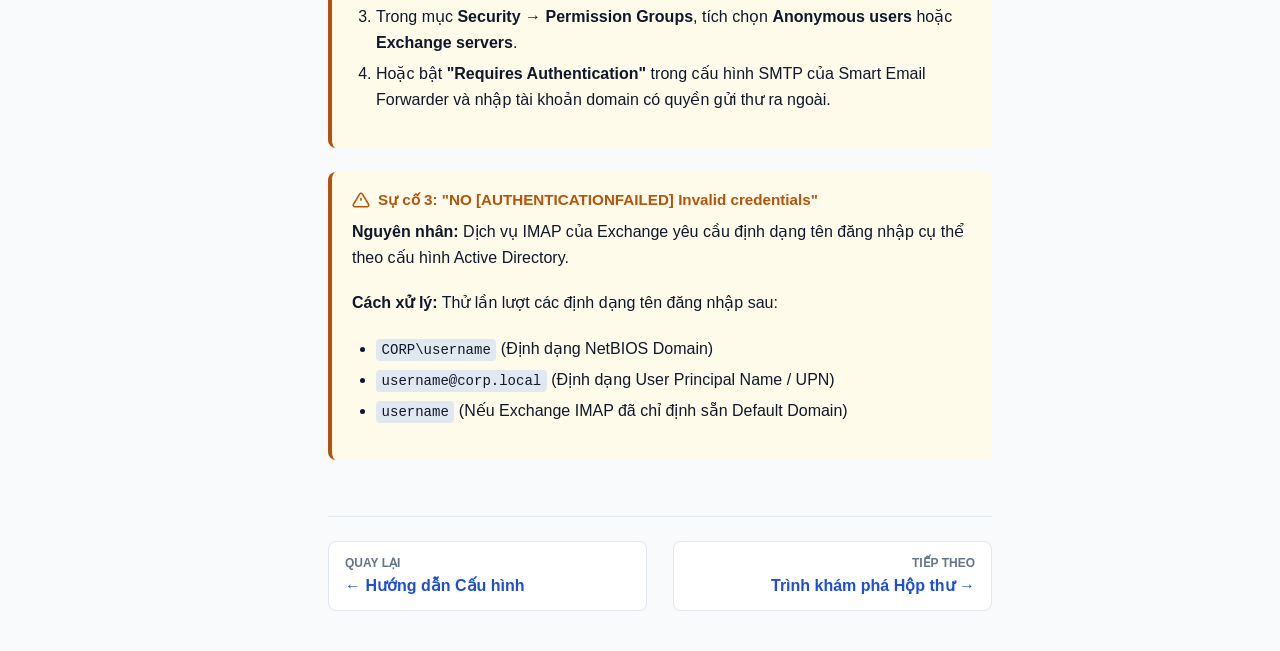
<file: docs/vi/operations.html>
<!DOCTYPE html>
<html lang="vi">
<head>
  <meta charset="UTF-8">
  <meta name="viewport" content="width=device-width, initial-scale=1.0">
  <title>Vận hành & Giám sát - Smart Email Forwarder</title>
  <meta name="description" content="Cẩm nang vận hành chi tiết: đo kiểm tài nguyên tiến trình, chẩn đoán sức khỏe hệ thống con, bảo trì cơ sở dữ liệu SQLite và xử lý sự cố.">
  <link rel="stylesheet" href="../assets/css/docs.css">
  <link rel="icon" href="data:image/svg+xml,<svg xmlns=%22http://www.w3.org/2000/svg%22 viewBox=%220 0 100 100%22><text y=%22.9em%22 font-size=%2290%22>⚡</text></svg>">
</head>
<body>

  <!-- Header -->
  <header class="docs-header">
    <div style="display: flex; align-items: center; gap: 1rem;">
      <button class="mobile-nav-toggle" id="mobile-nav-toggle" aria-label="Mở menu">
        <svg width="20" height="20" viewBox="0 0 24 24" fill="none" stroke="currentColor" stroke-width="2"><line x1="3" y1="12" x2="21" y2="12"/><line x1="3" y1="6" x2="21" y2="6"/><line x1="3" y1="18" x2="21" y2="18"/></svg>
      </button>
      <a href="index.html" class="brand">
        <div class="brand-icon">
          <svg width="18" height="18" viewBox="0 0 24 24" fill="none" stroke="currentColor" stroke-width="2"><path d="M4 4h16c1.1 0 2 .9 2 2v12c0 1.1-.9 2-2 2H4c-1.1 0-2-.9-2-2V6c0-1.1.9-2 2-2z"/><polyline points="22,6 12,13 2,6"/></svg>
        </div>
        <span>Smart Email Forwarder</span>
        <span class="brand-badge">v0.1.0</span>
      </a>
    </div>

    <div class="header-actions">
      <div class="lang-switch">
        <a href="../operations.html" class="lang-btn" title="Switch to English">EN</a>
        <span class="lang-divider">/</span>
        <span class="lang-btn active">VI</span>
      </div>
      <button class="search-trigger" id="search-trigger">
        <svg width="16" height="16" viewBox="0 0 24 24" fill="none" stroke="currentColor" stroke-width="2"><circle cx="11" cy="11" r="8"/><line x1="21" y1="21" x2="16.65" y2="16.65"/></svg>
        <span>Tìm kiếm tài liệu...</span>
        <kbd class="search-shortcut">Ctrl K</kbd>
      </button>
      <button class="theme-toggle" id="theme-toggle" aria-label="Đổi giao diện">
        <svg width="20" height="20" viewBox="0 0 24 24" fill="none" stroke="currentColor" stroke-width="2"><path d="M21 12.79A9 9 0 1 1 11.21 3 7 7 0 0 0 21 12.79z"/></svg>
      </button>
      <a href="https://github.com/anhhtca/smart-email-fowarder" target="_blank" rel="noopener noreferrer" class="theme-toggle" aria-label="Mã nguồn GitHub">
        <svg width="20" height="20" viewBox="0 0 24 24" fill="none" stroke="currentColor" stroke-width="2"><path d="M9 19c-5 1.5-5-2.5-7-3m14 6v-3.87a3.37 3.37 0 0 0-.94-2.61c3.14-.35 6.44-1.54 6.44-7A5.44 5.44 0 0 0 20 4.77 5.07 5.07 0 0 0 19.91 1S18.73.65 16 2.48a13.38 13.38 0 0 0-7 0C6.27.65 5.09 1 5.09 1A5.07 5.07 0 0 0 5 4.77a5.44 5.44 0 0 0-1.5 3.78c0 5.42 3.3 6.61 6.44 7A3.37 3.37 0 0 0 9 18.13V22"/></svg>
      </a>
    </div>
  </header>

  <!-- Layout -->
  <div class="docs-layout">
    <!-- Sidebar -->
    <aside class="docs-sidebar">
      <div class="sidebar-section">
        <div class="sidebar-title">Bắt đầu</div>
        <ul class="sidebar-nav">
          <li><a href="index.html" class="sidebar-link">Tổng quan & Điểm nổi bật</a></li>
          <li><a href="index.html#quickstart" class="sidebar-link">Bắt đầu nhanh</a></li>
          <li><a href="architecture.html" class="sidebar-link">Kiến trúc hệ thống</a></li>
        </ul>
      </div>

      <div class="sidebar-section">
        <div class="sidebar-title">Triển khai</div>
        <ul class="sidebar-nav">
          <li><a href="installation.html#windows" class="sidebar-link">Windows Server 2019</a></li>
          <li><a href="installation.html#linux" class="sidebar-link">Linux Mint & Ubuntu</a></li>
          <li><a href="installation.html#build" class="sidebar-link">Biên dịch từ mã nguồn</a></li>
        </ul>
      </div>

      <div class="sidebar-section">
        <div class="sidebar-title">Cấu hình</div>
        <ul class="sidebar-nav">
          <li><a href="configuration.html#webui" class="sidebar-link">Giao diện Web Console</a></li>
          <li><a href="configuration.html#imap" class="sidebar-link">Cấu hình IMAP Exchange</a></li>
          <li><a href="configuration.html#smtp" class="sidebar-link">Cấu hình SMTP Relay</a></li>
          <li><a href="configuration.html#forwarding" class="sidebar-link">Quy tắc chuyển tiếp</a></li>
          <li><a href="configuration.html#cli" class="sidebar-link">Tham số dòng lệnh CLI</a></li>
        </ul>
      </div>

      <div class="sidebar-section">
        <div class="sidebar-title">Vận hành & Tính năng</div>
        <ul class="sidebar-nav">
          <li><a href="operations.html#telemetry" class="sidebar-link active">Giám sát tài nguyên (Process Monitor)</a></li>
          <li><a href="operations.html#health" class="sidebar-link">Kiểm tra sức khỏe hệ thống con</a></li>
          <li><a href="mailbox-explorer.html" class="sidebar-link">Trình khám phá Hộp thư</a></li>
          <li><a href="operations.html#database" class="sidebar-link">Bảo trì cơ sở dữ liệu</a></li>
          <li><a href="operations.html#troubleshooting" class="sidebar-link">Hướng dẫn xử lý sự cố</a></li>
        </ul>
      </div>

      <div class="sidebar-section">
        <div class="sidebar-title">Lập trình viên</div>
        <ul class="sidebar-nav">
          <li><a href="api.html" class="sidebar-link">Tài liệu REST API</a></li>
        </ul>
      </div>
    </aside>

    <!-- Main Content -->
    <main class="docs-content">
      <h1>Vận hành &amp; Giám sát</h1>
      <p class="docs-lead">
        Cẩm nang vận hành dành cho quản trị viên hệ thống: theo dõi số liệu đo kiểm tiến trình, chẩn đoán độ trễ hệ thống con, bảo trì cơ sở dữ liệu SQLite và xử lý sự cố mạng.
      </p>

      <h2 id="telemetry">Giám sát Tiến trình &amp; Đo kiểm Thời gian thực</h2>
      <p>
        Tab <strong>Process Monitor</strong> trên giao diện Web trích xuất trực tiếp số liệu từ kernel hệ điều hành mà không cần cài đặt thêm các agent nặng nề như Prometheus hay Datadog:
      </p>

      <div class="table-wrapper">
        <table>
          <thead>
            <tr>
              <th>Nhóm chỉ số</th>
              <th>Tham số theo dõi</th>
              <th>Ý nghĩa &amp; Giá trị chẩn đoán</th>
            </tr>
          </thead>
          <tbody>
            <tr>
              <td><strong>Định danh &amp; Chế độ chạy</strong></td>
              <td>PID, PPID, Chế độ thực thi, Thời gian hoạt động (Uptime)</td>
              <td>Phân biệt rõ ràng giữa Console tương tác, Windows Service hay dịch vụ systemd. Thời gian uptime khẳng định độ ổn định lâu dài.</td>
            </tr>
            <tr>
              <td><strong>Mức chiếm dụng RAM</strong></td>
              <td>RSS, VmSize, VmPeak</td>
              <td>
                • <strong>RSS (Resident Set Size):</strong> Dung lượng RAM vật lý thực sự đang dùng (thường &lt; 25 MB).<br>
                • <strong>VmPeak:</strong> Dung lượng ảo đỉnh điểm kể từ lúc bật máy nhằm đảm bảo tiến trình không bị rò rỉ bộ nhớ.
              </td>
            </tr>
            <tr>
              <td><strong>CPU &amp; Số luồng</strong></td>
              <td>Số core CPU, Mức tải trung bình (1m, 5m, 15m), Số luồng OS</td>
              <td>Theo dõi số luồng worker thực thi trong pool của Tokio async runtime. Định mức chuẩn là từ 4 đến 8 luồng.</td>
            </tr>
            <tr>
              <td><strong>Thông số Cơ sở dữ liệu</strong></td>
              <td>Kích thước file, Journal Mode, Tính toàn vẹn, Tổng số bản ghi</td>
              <td>Hiển thị dung lượng byte thực của <code>forwarder.db</code>, xác nhận chế độ ghi WAL và tổng số email đã lưu vết chống trùng.</td>
            </tr>
            <tr>
              <td><strong>Trạng thái Hệ thống con</strong></td>
              <td>Poller Worker, SQLite, IMAP Connector, SMTP Connector</td>
              <td>Đèn báo trạng thái hoạt động độc lập của từng module bên trong pipeline.</td>
            </tr>
          </tbody>
        </table>
      </div>

      <h2 id="health">Kiểm tra Sức khỏe Hệ thống con (Diagnostic Ping)</h2>
      <p>
        Khi nhấn nút <strong>"Run Diagnostic Ping"</strong>, ứng dụng thực hiện các bài kiểm tra đo độ trễ phản hồi tính bằng micro-giây (µs) trên cả 4 thành phần nòng cốt:
      </p>

      <div class="feature-grid">
        <div class="feature-card">
          <div class="feature-icon">⚡</div>
          <h3>Runtime Tokio Async</h3>
          <p>Điều phối một tác vụ qua hàng đợi của Tokio để đo độ trễ điều vận event-loop (thường &lt; 1 ms).</p>
        </div>

        <div class="feature-card">
          <div class="feature-icon">💾</div>
          <h3>Động cơ Lưu trữ SQLite</h3>
          <p>Thực hiện truy vấn vòng lặp <code>SELECT 1</code> để đo độ trễ ghi/khóa cơ sở dữ liệu và hiệu năng ổ cứng.</p>
        </div>

        <div class="feature-card">
          <div class="feature-icon">🔄</div>
          <h3>Tiến trình Quét ngầm (Poller)</h3>
          <p>Xác thực kênh giao tiếp của vòng lặp nền, đảm bảo bộ đếm chu kỳ và tín hiệu kích hoạt đồng bộ luôn sẵn sàng.</p>
        </div>

        <div class="feature-card">
          <div class="feature-icon">🌐</div>
          <h3>Cấu hình Kết nối Exchange</h3>
          <p>Kiểm tra tính hợp lệ của thông số đăng nhập và điểm cuối IMAP/SMTP đã lưu trong hệ thống.</p>
        </div>
      </div>

      <h2 id="database">Bảo trì Cơ sở dữ liệu SQLite</h2>
      <p>
        Tệp cơ sở dữ liệu mặc định đặt tại <code>data/forwarder.db</code>. Cơ chế <strong>Write-Ahead Logging (WAL)</strong> cho phép nhiều người cùng mở xem dashboard mà không làm ảnh hưởng đến tiến trình quét email đang ghi vào cơ sở dữ liệu.
      </p>

      <h3>Kiểm tra Tính Toàn vẹn Thủ công</h3>
      <p>Bạn có thể xác thực tính toàn vẹn cấu trúc cơ sở dữ liệu bất cứ lúc nào:</p>

      <div class="code-wrapper">
        <div class="code-header">
          <span>BASH / CMD</span>
          <button class="copy-btn">Copy</button>
        </div>
        <pre><code class="language-bash">sqlite3 data/forwarder.db "PRAGMA integrity_check;"
# Kết quả chuẩn: ok</code></pre>
      </div>

      <h3>Sao lưu Dữ liệu An toàn khi Dịch vụ đang chạy</h3>
      <p>Nhờ cơ chế WAL của SQLite, bạn có thể sao chép an toàn tệp <code>data/forwarder.db</code> ngay cả khi dịch vụ đang xử lý email mà không lo hỏng tệp:</p>

      <pre><code class="language-bash"># Trên Linux
cp data/forwarder.db "data/forwarder-backup-$(date +%F).db"

# Trên Windows (PowerShell)
Copy-Item data\forwarder.db -Destination "data\forwarder-backup-$(Get-Date -Format 'yyyyMMdd').db"</code></pre>

      <h3>Dọn dẹp và Thu gọn Bộ nhớ (Vacuum)</h3>
      <p>Sau nhiều năm vận hành với hàng triệu email, bạn có thể tái cấu trúc và giải phóng dung lượng phân mảnh:</p>
      <pre><code class="language-bash">sqlite3 data/forwarder.db "VACUUM;"</code></pre>

      <h2 id="troubleshooting">Hướng dẫn Xử lý Sự cố thường gặp</h2>

      <div class="callout callout-warning">
        <div class="callout-title">
          <svg width="18" height="18" viewBox="0 0 24 24" fill="none" stroke="currentColor" stroke-width="2"><path d="M10.29 3.86L1.82 18a2 2 0 0 0 1.71 3h16.94a2 2 0 0 0 1.71-3L13.71 3.86a2 2 0 0 0-3.42 0z"/><line x1="12" y1="9" x2="12" y2="13"/><line x1="12" y1="17" x2="12.01" y2="17"/></svg>
          Sự cố 1: "SSL/TLS handshake failed: certificate verify failed"
        </div>
        <p><strong>Nguyên nhân:</strong> Máy chủ Exchange nội bộ sử dụng chứng chỉ số tự ký (Self-signed) hoặc chứng chỉ do máy chủ chứng thực nội bộ (Active Directory Certificate Services) cấp mà hệ điều hành chưa nạp vào kho Root Trust Store mặc định.</p>
        <p><strong>Cách xử lý:</strong> Vào tab <strong>Exchange Mailbox Settings</strong> trên giao diện Web, gạt nút <strong>"Accept Internal / Self-Signed SSL"</strong> sang BẬT, sau đó bấm <strong>"Save Settings"</strong>.</p>
      </div>

      <div class="callout callout-warning">
        <div class="callout-title">
          <svg width="18" height="18" viewBox="0 0 24 24" fill="none" stroke="currentColor" stroke-width="2"><path d="M10.29 3.86L1.82 18a2 2 0 0 0 1.71 3h16.94a2 2 0 0 0 1.71-3L13.71 3.86a2 2 0 0 0-3.42 0z"/><line x1="12" y1="9" x2="12" y2="13"/><line x1="12" y1="17" x2="12.01" y2="17"/></svg>
          Sự cố 2: "550 5.7.1 Unable to relay" hoặc "Relay access denied"
        </div>
        <p><strong>Nguyên nhân:</strong> Receive Connector của Exchange từ chối chuyển tiếp thư ra các hòm thư tên miền bên ngoài (như <code>@gmail.com</code>).</p>
        <p><strong>Cách xử lý:</strong> Trong Exchange Admin Center (EAC) &rarr; <strong>Mail Flow &rarr; Receive Connectors</strong>:
          <ol>
            <li>Chọn connector dùng để chuyển tiếp nội bộ (cổng 25).</li>
            <li>Trong mục <strong>Scope &rarr; Remote IP addresses</strong>, thêm IP của máy chủ chạy Smart Email Forwarder.</li>
            <li>Trong mục <strong>Security &rarr; Permission Groups</strong>, tích chọn <strong>Anonymous users</strong> hoặc <strong>Exchange servers</strong>.</li>
            <li>Hoặc bật <strong>"Requires Authentication"</strong> trong cấu hình SMTP của Smart Email Forwarder và nhập tài khoản domain có quyền gửi thư ra ngoài.</li>
          </ol>
        </p>
      </div>

      <div class="callout callout-warning">
        <div class="callout-title">
          <svg width="18" height="18" viewBox="0 0 24 24" fill="none" stroke="currentColor" stroke-width="2"><path d="M10.29 3.86L1.82 18a2 2 0 0 0 1.71 3h16.94a2 2 0 0 0 1.71-3L13.71 3.86a2 2 0 0 0-3.42 0z"/><line x1="12" y1="9" x2="12" y2="13"/><line x1="12" y1="17" x2="12.01" y2="17"/></svg>
          Sự cố 3: "NO [AUTHENTICATIONFAILED] Invalid credentials"
        </div>
        <p><strong>Nguyên nhân:</strong> Dịch vụ IMAP của Exchange yêu cầu định dạng tên đăng nhập cụ thể theo cấu hình Active Directory.</p>
        <p><strong>Cách xử lý:</strong> Thử lần lượt các định dạng tên đăng nhập sau:
          <ul>
            <li><code>CORP\username</code> (Định dạng NetBIOS Domain)</li>
            <li><code>username@corp.local</code> (Định dạng User Principal Name / UPN)</li>
            <li><code>username</code> (Nếu Exchange IMAP đã chỉ định sẵn Default Domain)</li>
          </ul>
        </p>
      </div>

      <div class="page-nav-footer">
        <a href="configuration.html" class="page-nav-btn">
          <span class="page-nav-label">Quay lại</span>
          <span class="page-nav-title">&larr; Hướng dẫn Cấu hình</span>
        </a>
        <a href="mailbox-explorer.html" class="page-nav-btn" style="text-align: right;">
          <span class="page-nav-label">Tiếp theo</span>
          <span class="page-nav-title">Trình khám phá Hộp thư &rarr;</span>
        </a>
      </div>
    </main>

    <!-- Table of Contents -->
    <aside class="docs-toc">
      <div class="toc-title">Mục lục trang</div>
      <ul class="toc-nav">
        <li><a href="#telemetry">Giám sát tiến trình</a></li>
        <li><a href="#health">Chẩn đoán sức khỏe hệ thống con</a></li>
        <li><a href="#database">Bảo trì cơ sở dữ liệu</a></li>
        <li><a href="#troubleshooting">Hướng dẫn xử lý sự cố</a></li>
      </ul>
    </aside>
  </div>

  <!-- Search Modal -->
  <div class="search-modal" id="search-modal">
    <div class="search-dialog">
      <div class="search-input-box">
        <svg width="20" height="20" viewBox="0 0 24 24" fill="none" stroke="currentColor" stroke-width="2"><circle cx="11" cy="11" r="8"/><line x1="21" y1="21" x2="16.65" y2="16.65"/></svg>
        <input type="text" id="search-input" placeholder="Nhập từ khóa tìm kiếm..." autocomplete="off">
        <kbd class="search-shortcut">ESC</kbd>
      </div>
      <div class="search-results" id="search-results"></div>
    </div>
  </div>

  <script src="../assets/js/docs.js"></script>
</body>
</html>
</file>
<file: docs/assets/css/docs.css>
:root {
  --color-primary: #1d4ed8;
  --color-primary-hover: #1e40af;
  --color-primary-light: #eff6ff;
  --color-primary-border: #bfdbfe;
  
  --bg-main: #f8fafc;
  --bg-surface: #ffffff;
  --bg-surface-subtle: #f1f5f9;
  --bg-surface-hover: #e2e8f0;
  
  --text-main: #0f172a;
  --text-muted: #475569;
  --text-subtle: #64748b;
  
  --border-color: #e2e8f0;
  --border-strong: #cbd5e1;
  
  --code-bg: #0f172a;
  --code-text: #f1f5f9;
  --code-inline-bg: #e2e8f0;
  --code-inline-text: #0f172a;
  
  --sidebar-bg: #ffffff;
  --header-bg: rgba(255, 255, 255, 0.92);
  
  --success: #047857;
  --success-bg: #ecfdf5;
  --success-border: #a7f3d0;
  
  --warning: #b45309;
  --warning-bg: #fffbeb;
  --warning-border: #fde68a;
  
  --danger: #b91c1c;
  --danger-bg: #fef2f2;
  --danger-border: #fecaca;
  
  --info: #0284c7;
  --info-bg: #f0f9ff;
  --info-border: #bae6fd;

  --shadow-sm: 0 1px 2px 0 rgba(0, 0, 0, 0.05);
  --shadow-md: 0 4px 6px -1px rgba(0, 0, 0, 0.1), 0 2px 4px -2px rgba(0, 0, 0, 0.1);
  --shadow-lg: 0 10px 15px -3px rgba(0, 0, 0, 0.1), 0 4px 6px -4px rgba(0, 0, 0, 0.1);
  
  --font-sans: -apple-system, BlinkMacSystemFont, 'Segoe UI', Roboto, 'Helvetica Neue', Arial, sans-serif;
  --font-mono: ui-monospace, SFMono-Regular, Menlo, Monaco, Consolas, 'Liberation Mono', 'Courier New', monospace;
  
  --sidebar-width: 280px;
  --header-height: 64px;
}

[data-theme="dark"] {
  --color-primary: #3b82f6;
  --color-primary-hover: #60a5fa;
  --color-primary-light: rgba(59, 130, 246, 0.15);
  --color-primary-border: rgba(59, 130, 246, 0.3);
  
  --bg-main: #0b1120;
  --bg-surface: #0f172a;
  --bg-surface-subtle: #1e293b;
  --bg-surface-hover: #334155;
  
  --text-main: #f8fafc;
  --text-muted: #94a3b8;
  --text-subtle: #64748b;
  
  --border-color: #1e293b;
  --border-strong: #334155;
  
  --code-bg: #030712;
  --code-text: #f3f4f6;
  --code-inline-bg: #1e293b;
  --code-inline-text: #e2e8f0;
  
  --sidebar-bg: #0b1120;
  --header-bg: rgba(11, 17, 32, 0.92);
  
  --success: #10b981;
  --success-bg: rgba(16, 185, 129, 0.15);
  --success-border: rgba(16, 185, 129, 0.3);
  
  --warning: #f59e0b;
  --warning-bg: rgba(245, 158, 11, 0.15);
  --warning-border: rgba(245, 158, 11, 0.3);
  
  --danger: #ef4444;
  --danger-bg: rgba(239, 68, 68, 0.15);
  --danger-border: rgba(239, 68, 68, 0.3);
  
  --info: #38bdf8;
  --info-bg: rgba(56, 189, 248, 0.15);
  --info-border: rgba(56, 189, 248, 0.3);

  --shadow-sm: 0 1px 2px 0 rgba(0, 0, 0, 0.3);
  --shadow-md: 0 4px 6px -1px rgba(0, 0, 0, 0.4);
  --shadow-lg: 0 10px 15px -3px rgba(0, 0, 0, 0.5);
}

* {
  box-sizing: border-box;
  margin: 0;
  padding: 0;
}

html {
  font-family: var(--font-sans);
  color: var(--text-main);
  background-color: var(--bg-main);
  line-height: 1.6;
  scroll-behavior: smooth;
  scroll-padding-top: calc(var(--header-height) + 24px);
}

body {
  min-height: 100vh;
  display: flex;
  flex-direction: column;
}

/* Header */
.docs-header {
  position: sticky;
  top: 0;
  height: var(--header-height);
  background: var(--header-bg);
  backdrop-filter: blur(12px);
  -webkit-backdrop-filter: blur(12px);
  border-bottom: 1px solid var(--border-color);
  z-index: 50;
  display: flex;
  align-items: center;
  justify-content: space-between;
  padding: 0 1.5rem;
}

.brand {
  display: flex;
  align-items: center;
  gap: 0.75rem;
  text-decoration: none;
  color: var(--text-main);
  font-weight: 700;
  font-size: 1.15rem;
}

.brand-icon {
  width: 32px;
  height: 32px;
  background: linear-gradient(135deg, #1d4ed8, #0284c7);
  border-radius: 8px;
  display: flex;
  align-items: center;
  justify-content: center;
  color: white;
  box-shadow: 0 2px 4px rgba(29, 78, 216, 0.25);
}

.brand-badge {
  font-size: 0.75rem;
  background: var(--color-primary-light);
  color: var(--color-primary);
  border: 1px solid var(--color-primary-border);
  padding: 2px 6px;
  border-radius: 9999px;
  font-weight: 600;
}

.header-actions {
  display: flex;
  align-items: center;
  gap: 0.75rem;
}

.search-trigger {
  display: flex;
  align-items: center;
  gap: 0.5rem;
  background: var(--bg-surface-subtle);
  border: 1px solid var(--border-color);
  padding: 0.4rem 0.8rem;
  border-radius: 6px;
  font-size: 0.875rem;
  color: var(--text-muted);
  cursor: pointer;
  transition: all 0.15s ease;
}

.search-trigger:hover {
  border-color: var(--color-primary);
  color: var(--text-main);
}

.search-shortcut {
  background: var(--bg-surface);
  border: 1px solid var(--border-color);
  border-radius: 4px;
  padding: 1px 5px;
  font-size: 0.75rem;
  font-family: var(--font-mono);
}

.theme-toggle,
.mobile-nav-toggle {
  background: transparent;
  border: 1px solid var(--border-color);
  border-radius: 6px;
  width: 36px;
  height: 36px;
  display: flex;
  align-items: center;
  justify-content: center;
  color: var(--text-muted);
  cursor: pointer;
  transition: all 0.15s ease;
}

.theme-toggle:hover,
.mobile-nav-toggle:hover {
  background: var(--bg-surface-hover);
  color: var(--text-main);
}

.lang-switch {
  display: inline-flex;
  align-items: center;
  background: var(--bg-surface-subtle);
  border: 1px solid var(--border-color);
  border-radius: 6px;
  padding: 2px 6px;
  font-size: 0.8rem;
  font-weight: 600;
  gap: 4px;
}

.lang-switch a {
  color: var(--text-muted);
  text-decoration: none;
  padding: 2px 5px;
  border-radius: 4px;
  transition: all 0.15s ease;
}

.lang-switch a:hover {
  color: var(--color-primary);
  background: var(--bg-surface-hover);
  text-decoration: none;
}

.lang-switch .lang-btn.active {
  color: var(--color-primary);
  background: var(--color-primary-light);
  padding: 2px 5px;
  border-radius: 4px;
  cursor: default;
}

.lang-divider {
  color: var(--text-subtle);
  font-size: 0.75rem;
  user-select: none;
}

.mobile-nav-toggle {
  display: none;
}

/* Layout */
.docs-layout {
  display: flex;
  flex: 1;
  max-width: 1560px;
  width: 100%;
  margin: 0 auto;
}

/* Sidebar */
.docs-sidebar {
  width: var(--sidebar-width);
  flex-shrink: 0;
  border-right: 1px solid var(--border-color);
  background: var(--sidebar-bg);
  position: sticky;
  top: var(--header-height);
  height: calc(100vh - var(--header-height));
  overflow-y: auto;
  padding: 1.5rem 1rem;
}

.sidebar-section {
  margin-bottom: 1.5rem;
}

.sidebar-title {
  font-size: 0.75rem;
  text-transform: uppercase;
  letter-spacing: 0.05em;
  font-weight: 700;
  color: var(--text-subtle);
  margin-bottom: 0.5rem;
  padding-left: 0.75rem;
}

.sidebar-nav {
  list-style: none;
}

.sidebar-link {
  display: flex;
  align-items: center;
  gap: 0.5rem;
  padding: 0.5rem 0.75rem;
  border-radius: 6px;
  font-size: 0.9rem;
  color: var(--text-muted);
  text-decoration: none;
  font-weight: 500;
  transition: all 0.15s ease;
}

.sidebar-link:hover {
  background: var(--bg-surface-subtle);
  color: var(--text-main);
}

.sidebar-link.active {
  background: var(--color-primary-light);
  color: var(--color-primary);
  font-weight: 600;
}

.sidebar-badge {
  margin-left: auto;
  font-size: 0.7rem;
  padding: 1px 6px;
  border-radius: 9999px;
  background: var(--bg-surface-hover);
  color: var(--text-muted);
}

/* Content Area */
.docs-content {
  flex: 1;
  min-width: 0;
  padding: 2.5rem 3rem;
  max-width: 920px;
}

.docs-toc {
  width: 240px;
  flex-shrink: 0;
  position: sticky;
  top: var(--header-height);
  height: calc(100vh - var(--header-height));
  overflow-y: auto;
  padding: 2.5rem 1rem;
  display: block;
}

.toc-title {
  font-size: 0.8rem;
  text-transform: uppercase;
  letter-spacing: 0.05em;
  font-weight: 700;
  color: var(--text-subtle);
  margin-bottom: 0.75rem;
}

.toc-nav {
  list-style: none;
  font-size: 0.85rem;
}

.toc-nav a {
  display: block;
  padding: 0.25rem 0;
  color: var(--text-muted);
  text-decoration: none;
  transition: color 0.15s;
}

.toc-nav a:hover,
.toc-nav a.active {
  color: var(--color-primary);
}

/* Typography */
h1 {
  font-size: 2.25rem;
  font-weight: 800;
  letter-spacing: -0.025em;
  line-height: 1.2;
  margin-bottom: 1rem;
  color: var(--text-main);
}

.docs-lead {
  font-size: 1.15rem;
  color: var(--text-muted);
  line-height: 1.6;
  margin-bottom: 2rem;
  padding-bottom: 1.5rem;
  border-bottom: 1px solid var(--border-color);
}

h2 {
  font-size: 1.5rem;
  font-weight: 700;
  letter-spacing: -0.02em;
  margin-top: 2.5rem;
  margin-bottom: 1rem;
  color: var(--text-main);
  padding-bottom: 0.4rem;
  border-bottom: 1px solid var(--border-color);
}

h3 {
  font-size: 1.2rem;
  font-weight: 600;
  margin-top: 1.75rem;
  margin-bottom: 0.75rem;
  color: var(--text-main);
}

h4 {
  font-size: 1rem;
  font-weight: 600;
  margin-top: 1.25rem;
  margin-bottom: 0.5rem;
}

p {
  margin-bottom: 1.25rem;
  color: var(--text-main);
}

ul, ol {
  margin-bottom: 1.25rem;
  padding-left: 1.5rem;
}

li {
  margin-bottom: 0.35rem;
}

a {
  color: var(--color-primary);
  text-decoration: none;
}

a:hover {
  text-decoration: underline;
}

/* Code & Pre */
code {
  font-family: var(--font-mono);
  font-size: 0.875em;
  padding: 0.2em 0.4em;
  border-radius: 4px;
  background-color: var(--code-inline-bg);
  color: var(--code-inline-text);
}

pre {
  background-color: var(--code-bg);
  color: var(--code-text);
  padding: 1rem 1.25rem;
  border-radius: 8px;
  overflow-x: auto;
  font-family: var(--font-mono);
  font-size: 0.875rem;
  line-height: 1.5;
  margin-bottom: 1.5rem;
  position: relative;
  border: 1px solid var(--border-strong);
}

pre code {
  background: transparent;
  color: inherit;
  padding: 0;
  border-radius: 0;
  font-size: 1em;
}

.code-wrapper {
  position: relative;
  margin-bottom: 1.5rem;
}

.code-header {
  display: flex;
  justify-content: space-between;
  align-items: center;
  background: #1e293b;
  color: #94a3b8;
  padding: 0.4rem 1rem;
  border-top-left-radius: 8px;
  border-top-right-radius: 8px;
  font-size: 0.75rem;
  font-family: var(--font-mono);
  border: 1px solid var(--border-strong);
  border-bottom: none;
}

.code-wrapper pre {
  margin-bottom: 0;
  border-top-left-radius: 0;
  border-top-right-radius: 0;
}

.copy-btn {
  background: rgba(255, 255, 255, 0.1);
  border: 1px solid rgba(255, 255, 255, 0.2);
  color: #f1f5f9;
  border-radius: 4px;
  padding: 2px 8px;
  font-size: 0.75rem;
  cursor: pointer;
  transition: all 0.15s ease;
}

.copy-btn:hover {
  background: rgba(255, 255, 255, 0.2);
}

/* Callouts / Alerts */
.callout {
  padding: 1rem 1.25rem;
  border-radius: 8px;
  margin-bottom: 1.5rem;
  border-left: 4px solid;
}

.callout-title {
  display: flex;
  align-items: center;
  gap: 0.5rem;
  font-weight: 700;
  font-size: 0.95rem;
  margin-bottom: 0.4rem;
}

.callout p:last-child {
  margin-bottom: 0;
}

.callout-info {
  background: var(--info-bg);
  border-color: var(--info);
  color: var(--text-main);
}
.callout-info .callout-title { color: var(--info); }

.callout-tip {
  background: var(--success-bg);
  border-color: var(--success);
  color: var(--text-main);
}
.callout-tip .callout-title { color: var(--success); }

.callout-warning {
  background: var(--warning-bg);
  border-color: var(--warning);
  color: var(--text-main);
}
.callout-warning .callout-title { color: var(--warning); }

.callout-danger {
  background: var(--danger-bg);
  border-color: var(--danger);
  color: var(--text-main);
}
.callout-danger .callout-title { color: var(--danger); }

/* Tables */
.table-wrapper {
  overflow-x: auto;
  margin-bottom: 1.75rem;
  border: 1px solid var(--border-color);
  border-radius: 8px;
  background: var(--bg-surface);
}

table {
  width: 100%;
  border-collapse: collapse;
  font-size: 0.9rem;
  text-align: left;
}

th {
  background: var(--bg-surface-subtle);
  padding: 0.75rem 1rem;
  font-weight: 600;
  border-bottom: 1px solid var(--border-color);
  color: var(--text-main);
}

td {
  padding: 0.75rem 1rem;
  border-bottom: 1px solid var(--border-color);
  color: var(--text-muted);
}

tr:last-child td {
  border-bottom: none;
}

tr:hover td {
  background: var(--bg-surface-hover);
}

/* Feature Grid / Cards */
.feature-grid {
  display: grid;
  grid-template-columns: repeat(auto-fill, minmax(260px, 1fr));
  gap: 1.25rem;
  margin: 1.75rem 0;
}

.feature-card {
  background: var(--bg-surface);
  border: 1px solid var(--border-color);
  border-radius: 8px;
  padding: 1.25rem;
  transition: transform 0.15s, border-color 0.15s, box-shadow 0.15s;
}

.feature-card:hover {
  transform: translateY(-2px);
  border-color: var(--color-primary);
  box-shadow: var(--shadow-md);
}

.feature-icon {
  width: 40px;
  height: 40px;
  border-radius: 8px;
  background: var(--color-primary-light);
  color: var(--color-primary);
  display: flex;
  align-items: center;
  justify-content: center;
  margin-bottom: 1rem;
  font-size: 1.25rem;
}

.feature-card h3 {
  margin-top: 0;
  margin-bottom: 0.5rem;
  font-size: 1.05rem;
}

.feature-card p {
  color: var(--text-muted);
  font-size: 0.875rem;
  margin-bottom: 0;
}

/* Tabs */
.tabs-container {
  margin-bottom: 1.5rem;
  border: 1px solid var(--border-color);
  border-radius: 8px;
  background: var(--bg-surface);
  overflow: hidden;
}

.tabs-nav {
  display: flex;
  background: var(--bg-surface-subtle);
  border-bottom: 1px solid var(--border-color);
}

.tab-btn {
  padding: 0.65rem 1.25rem;
  background: transparent;
  border: none;
  font-weight: 600;
  font-size: 0.875rem;
  color: var(--text-muted);
  cursor: pointer;
  border-bottom: 2px solid transparent;
  transition: all 0.15s;
}

.tab-btn:hover {
  color: var(--text-main);
}

.tab-btn.active {
  color: var(--color-primary);
  background: var(--bg-surface);
  border-bottom-color: var(--color-primary);
}

.tab-pane {
  display: none;
  padding: 1.25rem;
}

.tab-pane.active {
  display: block;
}

/* Diagram Container */
.diagram-box {
  background: var(--bg-surface);
  border: 1px solid var(--border-color);
  border-radius: 8px;
  padding: 1.5rem;
  margin: 1.5rem 0;
  display: flex;
  flex-direction: column;
  align-items: center;
}

.diagram-box svg {
  max-width: 100%;
  height: auto;
}

.diagram-caption {
  margin-top: 0.75rem;
  font-size: 0.825rem;
  color: var(--text-subtle);
  text-align: center;
}

/* Page Navigation Footer */
.page-nav-footer {
  display: flex;
  justify-content: space-between;
  margin-top: 3.5rem;
  padding-top: 1.5rem;
  border-top: 1px solid var(--border-color);
}

.page-nav-btn {
  display: flex;
  flex-direction: column;
  text-decoration: none;
  padding: 0.75rem 1rem;
  border: 1px solid var(--border-color);
  border-radius: 8px;
  background: var(--bg-surface);
  width: 48%;
  transition: all 0.15s ease;
}

.page-nav-btn:hover {
  border-color: var(--color-primary);
  text-decoration: none;
  box-shadow: var(--shadow-sm);
}

.page-nav-label {
  font-size: 0.75rem;
  text-transform: uppercase;
  color: var(--text-subtle);
  font-weight: 600;
}

.page-nav-title {
  font-size: 1rem;
  font-weight: 700;
  color: var(--color-primary);
}

/* Search Modal */
.search-modal {
  display: none;
  position: fixed;
  inset: 0;
  background: rgba(0, 0, 0, 0.6);
  backdrop-filter: blur(4px);
  z-index: 100;
  align-items: flex-start;
  justify-content: center;
  padding-top: 12vh;
}

.search-modal.active {
  display: flex;
}

.search-dialog {
  background: var(--bg-surface);
  width: 90%;
  max-width: 620px;
  border-radius: 12px;
  box-shadow: var(--shadow-lg);
  border: 1px solid var(--border-color);
  overflow: hidden;
  display: flex;
  flex-direction: column;
  max-height: 70vh;
}

.search-input-box {
  display: flex;
  align-items: center;
  padding: 0.875rem 1.25rem;
  border-bottom: 1px solid var(--border-color);
  gap: 0.75rem;
}

.search-input-box input {
  flex: 1;
  background: transparent;
  border: none;
  outline: none;
  font-size: 1.05rem;
  color: var(--text-main);
  font-family: inherit;
}

.search-results {
  overflow-y: auto;
  padding: 0.5rem;
}

.search-item {
  display: block;
  padding: 0.75rem 1rem;
  border-radius: 6px;
  text-decoration: none;
  color: var(--text-main);
  transition: background 0.1s;
}

.search-item:hover,
.search-item.selected {
  background: var(--bg-surface-subtle);
  text-decoration: none;
}

.search-item-title {
  font-weight: 600;
  font-size: 0.95rem;
  color: var(--color-primary);
}

.search-item-snippet {
  font-size: 0.825rem;
  color: var(--text-muted);
  margin-top: 2px;
}

/* Responsive */
@media (max-width: 1080px) {
  .docs-toc {
    display: none;
  }
  .docs-content {
    max-width: 100%;
    padding: 2rem;
  }
}

@media (max-width: 768px) {
  .mobile-nav-toggle {
    display: flex;
  }
  .docs-sidebar {
    position: fixed;
    top: var(--header-height);
    left: 0;
    bottom: 0;
    z-index: 40;
    transform: translateX(-100%);
    transition: transform 0.25s ease-in-out;
    background: var(--bg-surface);
    width: 280px;
    box-shadow: var(--shadow-lg);
  }
  .docs-sidebar.open {
    transform: translateX(0);
  }
  .docs-content {
    padding: 1.5rem 1rem;
  }
  .feature-grid {
    grid-template-columns: 1fr;
  }
  .page-nav-footer {
    flex-direction: column;
    gap: 0.75rem;
  }
  .page-nav-btn {
    width: 100%;
  }
}
</file>
